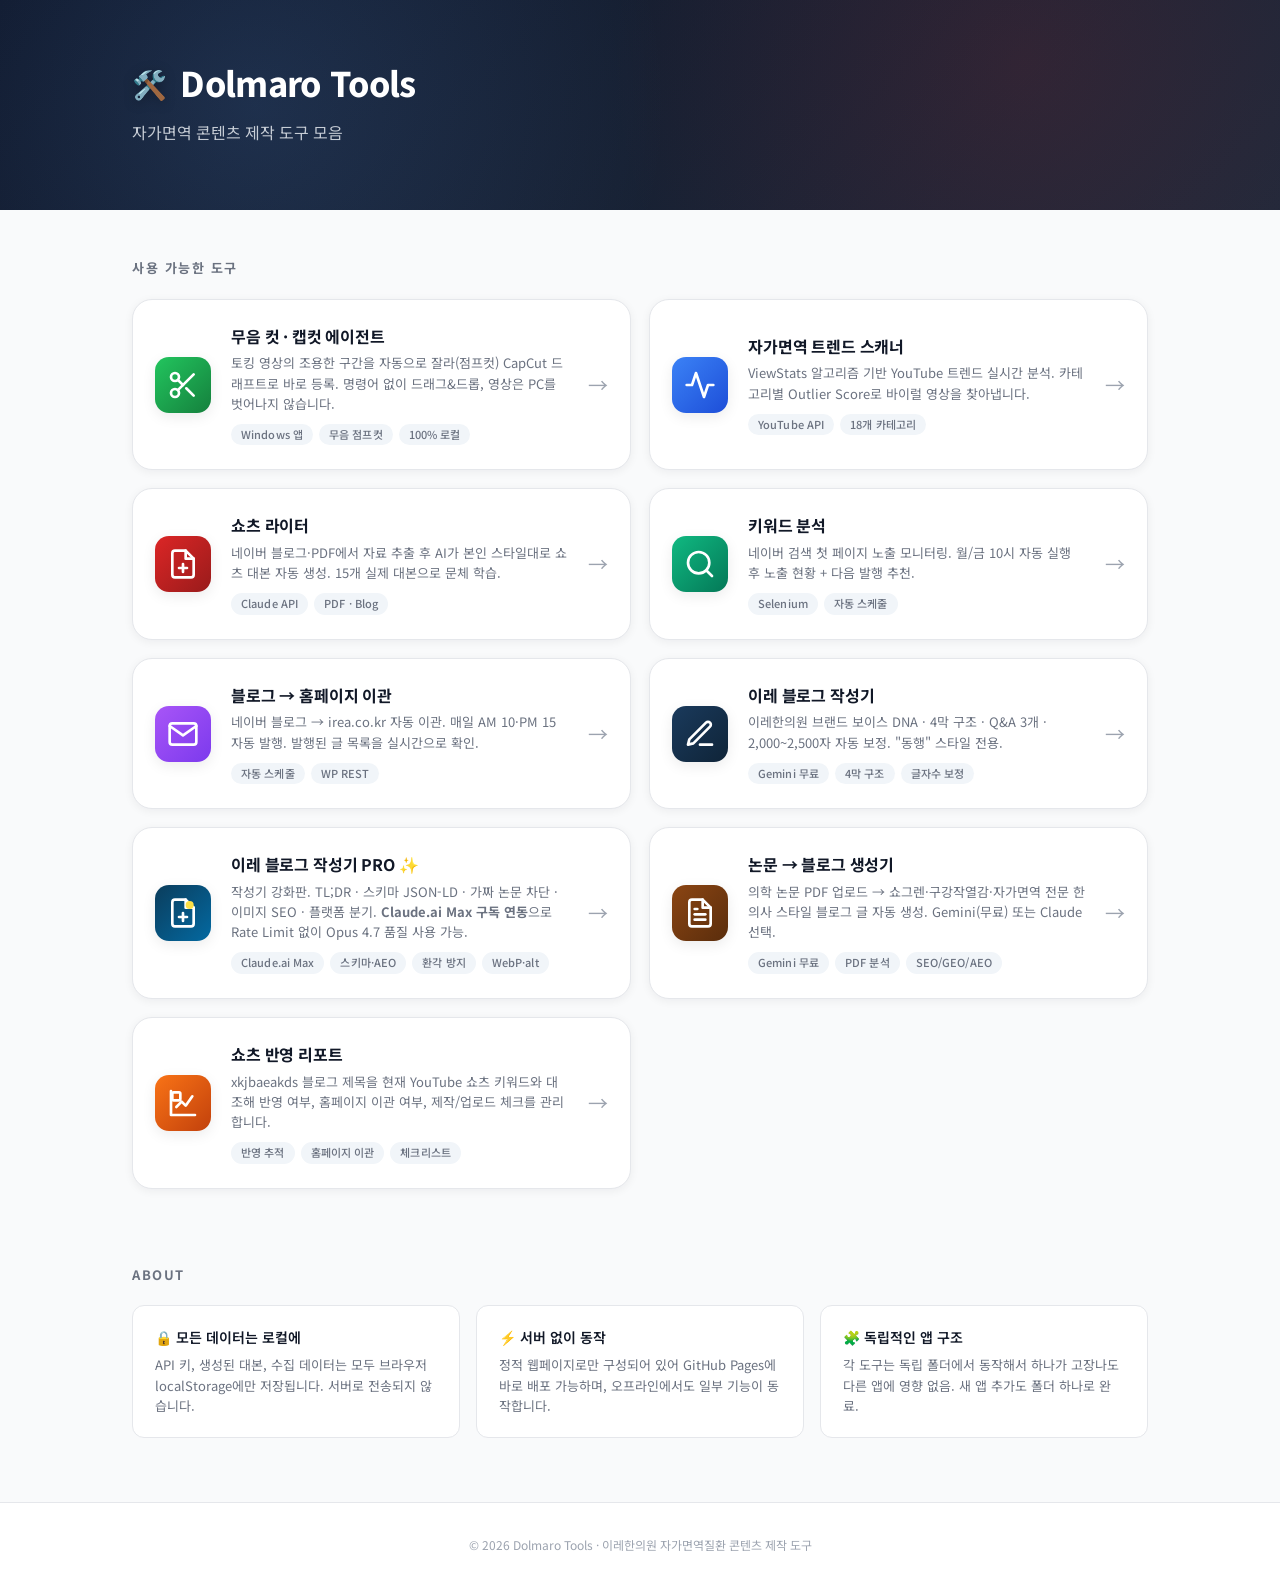
<file: index.html>
<!DOCTYPE html>
<html lang="ko">
<head>
  <meta charset="UTF-8">
  <meta name="viewport" content="width=device-width, initial-scale=1.0">
  <title>Dolmaro Tools — 자가면역 콘텐츠 제작 도구 모음</title>
  <meta name="description" content="이레한의원 콘텐츠 제작을 위한 웹 도구 허브. 트렌드 분석, 대본 생성, 키워드 분석, 블로그 이관.">
  <meta name="theme-color" content="#0f172a">
  <link rel="icon" type="image/png" href="icons/favicon.png">
  <link rel="stylesheet" href="css/hub.css">
  <link href="https://fonts.googleapis.com/css2?family=Noto+Sans+KR:wght@300;400;500;600;700;800&display=swap" rel="stylesheet">
</head>
<body>
  <header class="hub-header">
    <div class="hub-container">
      <h1 class="hub-brand">
        <span class="brand-mark">🛠️</span>
        Dolmaro Tools
      </h1>
      <p class="hub-tagline">자가면역 콘텐츠 제작 도구 모음</p>
    </div>
  </header>

  <main class="hub-main">
    <div class="hub-container">
      <section class="apps-section">
        <h2 class="section-title">사용 가능한 도구</h2>
        <div class="apps-grid">

          <!-- CapCut Agent (무음 컷) -->
          <a href="apps/capcut-agent/" class="app-card" data-accent="green">
            <div class="card-icon" style="background: linear-gradient(135deg, #22c55e, #15803d);">
              <svg width="32" height="32" viewBox="0 0 24 24" fill="none" stroke="white" stroke-width="2" stroke-linecap="round" stroke-linejoin="round">
                <circle cx="6" cy="6" r="3"/>
                <circle cx="6" cy="18" r="3"/>
                <line x1="20" y1="4" x2="8.12" y2="15.88"/>
                <line x1="14.47" y1="14.48" x2="20" y2="20"/>
                <line x1="8.12" y1="8.12" x2="12" y2="12"/>
              </svg>
            </div>
            <div class="card-body">
              <h3 class="card-title">무음 컷 · 캡컷 에이전트</h3>
              <p class="card-desc">토킹 영상의 조용한 구간을 자동으로 잘라(점프컷) CapCut 드래프트로 바로 등록. 명령어 없이 드래그&드롭, 영상은 PC를 벗어나지 않습니다.</p>
              <div class="card-meta">
                <span class="tag">Windows 앱</span>
                <span class="tag">무음 점프컷</span>
                <span class="tag">100% 로컬</span>
              </div>
            </div>
            <div class="card-arrow">→</div>
          </a>

          <!-- Trend Scanner -->
          <a href="apps/trend-scanner/" class="app-card" data-accent="blue">
            <div class="card-icon" style="background: linear-gradient(135deg, #3b82f6, #1d4ed8);">
              <svg width="32" height="32" viewBox="0 0 24 24" fill="none" stroke="white" stroke-width="2" stroke-linecap="round" stroke-linejoin="round">
                <polyline points="22 12 18 12 15 21 9 3 6 12 2 12"/>
              </svg>
            </div>
            <div class="card-body">
              <h3 class="card-title">자가면역 트렌드 스캐너</h3>
              <p class="card-desc">ViewStats 알고리즘 기반 YouTube 트렌드 실시간 분석. 카테고리별 Outlier Score로 바이럴 영상을 찾아냅니다.</p>
              <div class="card-meta">
                <span class="tag">YouTube API</span>
                <span class="tag">18개 카테고리</span>
              </div>
            </div>
            <div class="card-arrow">→</div>
          </a>

          <!-- Shorts Writer -->
          <a href="apps/shorts-writer/" class="app-card" data-accent="red">
            <div class="card-icon" style="background: linear-gradient(135deg, #dc2626, #991b1b);">
              <svg width="32" height="32" viewBox="0 0 24 24" fill="none" stroke="white" stroke-width="2" stroke-linecap="round" stroke-linejoin="round">
                <path d="M14 2H6a2 2 0 00-2 2v16a2 2 0 002 2h12a2 2 0 002-2V8z"/>
                <polyline points="14 2 14 8 20 8"/>
                <line x1="12" y1="18" x2="12" y2="12"/>
                <line x1="9" y1="15" x2="15" y2="15"/>
              </svg>
            </div>
            <div class="card-body">
              <h3 class="card-title">쇼츠 라이터</h3>
              <p class="card-desc">네이버 블로그·PDF에서 자료 추출 후 AI가 본인 스타일대로 쇼츠 대본 자동 생성. 15개 실제 대본으로 문체 학습.</p>
              <div class="card-meta">
                <span class="tag">Claude API</span>
                <span class="tag">PDF · Blog</span>
              </div>
            </div>
            <div class="card-arrow">→</div>
          </a>

          <!-- Keyword Analyzer -->
          <a href="apps/keyword-analyzer/" class="app-card" data-accent="green">
            <div class="card-icon" style="background: linear-gradient(135deg, #10b981, #047857);">
              <svg width="32" height="32" viewBox="0 0 24 24" fill="none" stroke="white" stroke-width="2" stroke-linecap="round" stroke-linejoin="round">
                <circle cx="11" cy="11" r="8"/>
                <line x1="21" y1="21" x2="16.65" y2="16.65"/>
              </svg>
            </div>
            <div class="card-body">
              <h3 class="card-title">키워드 분석</h3>
              <p class="card-desc">네이버 검색 첫 페이지 노출 모니터링. 월/금 10시 자동 실행 후 노출 현황 + 다음 발행 추천.</p>
              <div class="card-meta">
                <span class="tag">Selenium</span>
                <span class="tag">자동 스케줄</span>
              </div>
            </div>
            <div class="card-arrow">→</div>
          </a>

          <!-- Blog Migrator -->
          <a href="apps/blog-migrator/" class="app-card" data-accent="purple">
            <div class="card-icon" style="background: linear-gradient(135deg, #a855f7, #7c3aed);">
              <svg width="32" height="32" viewBox="0 0 24 24" fill="none" stroke="white" stroke-width="2" stroke-linecap="round" stroke-linejoin="round">
                <path d="M4 4h16c1.1 0 2 .9 2 2v12c0 1.1-.9 2-2 2H4c-1.1 0-2-.9-2-2V6c0-1.1.9-2 2-2z"/>
                <polyline points="22,6 12,13 2,6"/>
              </svg>
            </div>
            <div class="card-body">
              <h3 class="card-title">블로그 → 홈페이지 이관</h3>
              <p class="card-desc">네이버 블로그 → irea.co.kr 자동 이관. 매일 AM 10·PM 15 자동 발행. 발행된 글 목록을 실시간으로 확인.</p>
              <div class="card-meta">
                <span class="tag">자동 스케줄</span>
                <span class="tag">WP REST</span>
              </div>
            </div>
            <div class="card-arrow">→</div>
          </a>

          <!-- Blog Writer (Irea brand voice) -->
          <a href="apps/blog-writer/" class="app-card" data-accent="navy">
            <div class="card-icon" style="background: linear-gradient(135deg, #1a3a5c, #0f2438);">
              <svg width="32" height="32" viewBox="0 0 24 24" fill="none" stroke="white" stroke-width="2" stroke-linecap="round" stroke-linejoin="round">
                <path d="M12 20h9"/>
                <path d="M16.5 3.5a2.121 2.121 0 0 1 3 3L7 19l-4 1 1-4L16.5 3.5z"/>
              </svg>
            </div>
            <div class="card-body">
              <h3 class="card-title">이레 블로그 작성기</h3>
              <p class="card-desc">이레한의원 브랜드 보이스 DNA · 4막 구조 · Q&A 3개 · 2,000~2,500자 자동 보정. "동행" 스타일 전용.</p>
              <div class="card-meta">
                <span class="tag">Gemini 무료</span>
                <span class="tag">4막 구조</span>
                <span class="tag">글자수 보정</span>
              </div>
            </div>
            <div class="card-arrow">→</div>
          </a>

          <!-- Blog Writer PRO -->
          <a href="apps/blog-writer-pro/" class="app-card" data-accent="navy">
            <div class="card-icon" style="background: linear-gradient(135deg, #0b3d5c, #0369a1);">
              <svg width="32" height="32" viewBox="0 0 24 24" fill="none" stroke="white" stroke-width="2" stroke-linecap="round" stroke-linejoin="round">
                <path d="M14 2H6a2 2 0 0 0-2 2v16a2 2 0 0 0 2 2h12a2 2 0 0 0 2-2V8z"/>
                <polyline points="14 2 14 8 20 8"/>
                <line x1="12" y1="18" x2="12" y2="12"/>
                <line x1="9" y1="15" x2="15" y2="15"/>
                <circle cx="17" cy="6" r="3" fill="#fde047" stroke="none"/>
              </svg>
            </div>
            <div class="card-body">
              <h3 class="card-title">이레 블로그 작성기 PRO ✨</h3>
              <p class="card-desc">작성기 강화판. TL;DR · 스키마 JSON-LD · 가짜 논문 차단 · 이미지 SEO · 플랫폼 분기. <strong>Claude.ai Max 구독 연동</strong>으로 Rate Limit 없이 Opus 4.7 품질 사용 가능.</p>
              <div class="card-meta">
                <span class="tag">Claude.ai Max</span>
                <span class="tag">스키마·AEO</span>
                <span class="tag">환각 방지</span>
                <span class="tag">WebP·alt</span>
              </div>
            </div>
            <div class="card-arrow">→</div>
          </a>

          <!-- Blog Generator -->
          <a href="apps/blog-generator/" class="app-card" data-accent="brown">
            <div class="card-icon" style="background: linear-gradient(135deg, #8b4513, #5a2d0c);">
              <svg width="32" height="32" viewBox="0 0 24 24" fill="none" stroke="white" stroke-width="2" stroke-linecap="round" stroke-linejoin="round">
                <path d="M14 2H6a2 2 0 0 0-2 2v16a2 2 0 0 0 2 2h12a2 2 0 0 0 2-2V8z"/>
                <polyline points="14 2 14 8 20 8"/>
                <line x1="16" y1="13" x2="8" y2="13"/>
                <line x1="16" y1="17" x2="8" y2="17"/>
                <polyline points="10 9 9 9 8 9"/>
              </svg>
            </div>
            <div class="card-body">
              <h3 class="card-title">논문 → 블로그 생성기</h3>
              <p class="card-desc">의학 논문 PDF 업로드 → 쇼그렌·구강작열감·자가면역 전문 한의사 스타일 블로그 글 자동 생성. Gemini(무료) 또는 Claude 선택.</p>
              <div class="card-meta">
                <span class="tag">Gemini 무료</span>
                <span class="tag">PDF 분석</span>
                <span class="tag">SEO/GEO/AEO</span>
              </div>
            </div>
            <div class="card-arrow">→</div>
          </a>

          <!-- Shorts Coverage Report -->
          <a href="apps/xkjbaeakds-shorts-report/" class="app-card" data-accent="orange">
            <div class="card-icon" style="background: linear-gradient(135deg, #f97316, #c2410c);">
              <svg width="32" height="32" viewBox="0 0 24 24" fill="none" stroke="white" stroke-width="2" stroke-linecap="round" stroke-linejoin="round">
                <path d="M3 3v18h18"/>
                <path d="M7 15l4-4 3 3 5-7"/>
                <rect x="4" y="4" width="6" height="6" rx="1" ry="1"/>
              </svg>
            </div>
            <div class="card-body">
              <h3 class="card-title">쇼츠 반영 리포트</h3>
              <p class="card-desc">xkjbaeakds 블로그 제목을 현재 YouTube 쇼츠 키워드와 대조해 반영 여부, 홈페이지 이관 여부, 제작/업로드 체크를 관리합니다.</p>
              <div class="card-meta">
                <span class="tag">반영 추적</span>
                <span class="tag">홈페이지 이관</span>
                <span class="tag">체크리스트</span>
              </div>
            </div>
            <div class="card-arrow">→</div>
          </a>

        </div>
      </section>

      <section class="info-section">
        <h2 class="section-title">About</h2>
        <div class="info-grid">
          <div class="info-item">
            <h4>🔒 모든 데이터는 로컬에</h4>
            <p>API 키, 생성된 대본, 수집 데이터는 모두 브라우저 localStorage에만 저장됩니다. 서버로 전송되지 않습니다.</p>
          </div>
          <div class="info-item">
            <h4>⚡ 서버 없이 동작</h4>
            <p>정적 웹페이지로만 구성되어 있어 GitHub Pages에 바로 배포 가능하며, 오프라인에서도 일부 기능이 동작합니다.</p>
          </div>
          <div class="info-item">
            <h4>🧩 독립적인 앱 구조</h4>
            <p>각 도구는 독립 폴더에서 동작해서 하나가 고장나도 다른 앱에 영향 없음. 새 앱 추가도 폴더 하나로 완료.</p>
          </div>
        </div>
      </section>
    </div>
  </main>

  <footer class="hub-footer">
    <div class="hub-container">
      <p>© 2026 Dolmaro Tools · 이레한의원 자가면역질환 콘텐츠 제작 도구</p>
    </div>
  </footer>

  <script>
    // Unregister any root-scope service worker left over from the old
    // shorts-writer-web / trend-scanner deployments (each app now runs its own
    // SW inside its own subfolder — the hub itself doesn't need one).
    if ('serviceWorker' in navigator) {
      navigator.serviceWorker.getRegistrations().then(regs => {
        for (const r of regs) {
          if (r.scope.replace(location.origin, '') === '/') r.unregister();
        }
      });
    }
  </script>
</body>
</html>
</file>
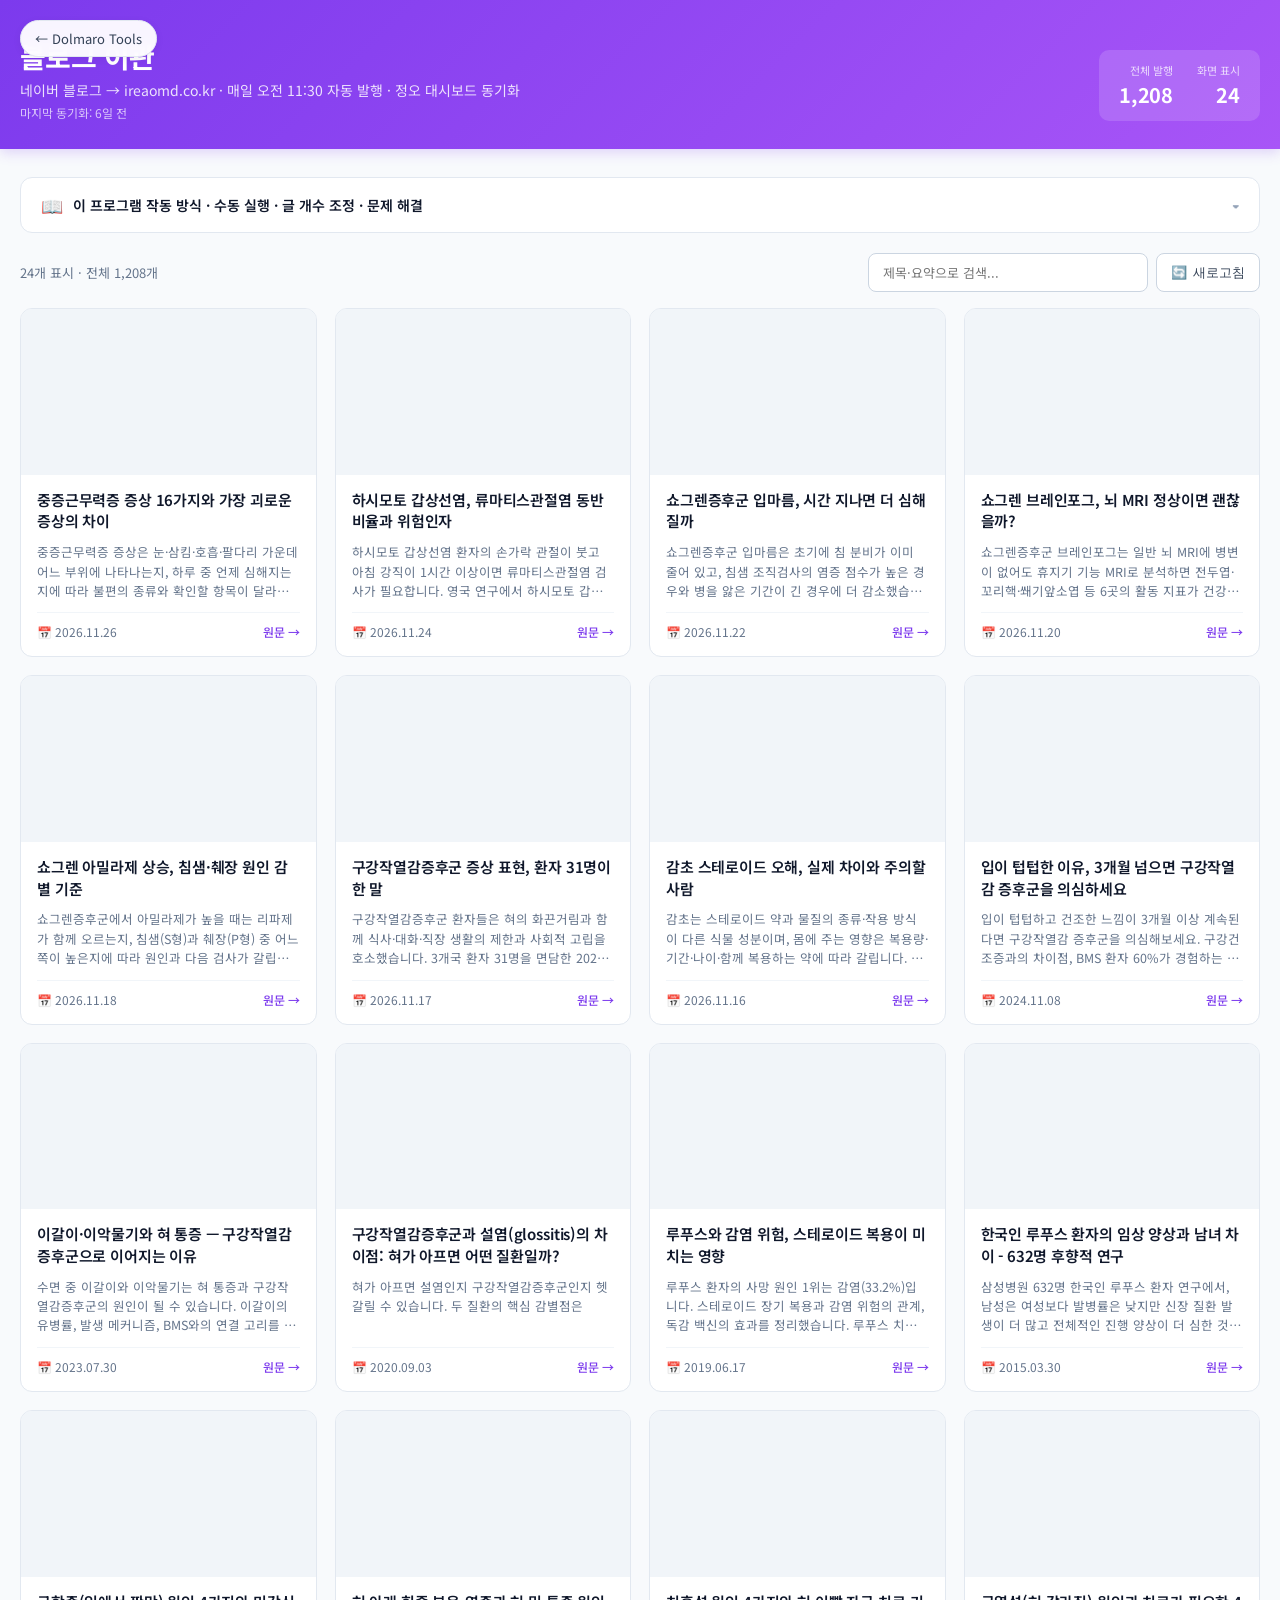
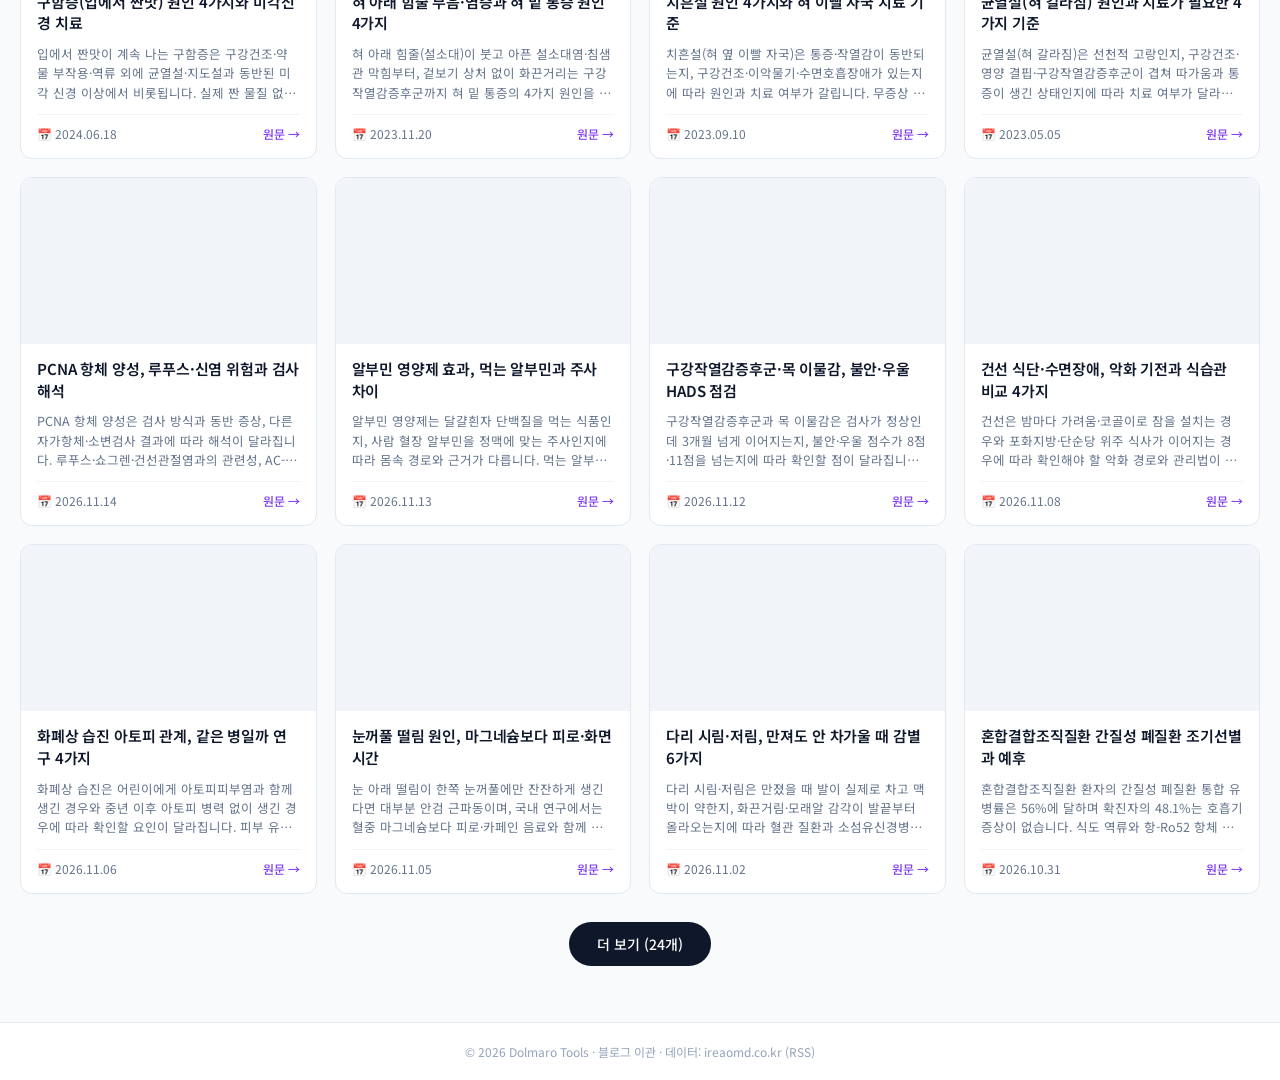
<file: apps/blog-migrator/index.html>
<!DOCTYPE html>
<html lang="ko">
<head>
  <meta charset="UTF-8">
  <meta name="viewport" content="width=device-width, initial-scale=1.0">
  <title>블로그 이관 · Dolmaro Tools</title>
  <meta name="description" content="네이버 블로그 → ireaomd.co.kr 자동 이관 현황. 매일 오전 11:30 자동 발행, 정오에 대시보드 동기화.">
  <meta name="theme-color" content="#7c3aed">
  <link rel="icon" type="image/png" href="../../icons/favicon.png">
  <link rel="stylesheet" href="css/dashboard.css">
  <link href="https://fonts.googleapis.com/css2?family=Noto+Sans+KR:wght@300;400;500;600;700;800&display=swap" rel="stylesheet">
</head>
<body>
  <a href="../../index.html" class="back-to-hub" title="Dolmaro Tools 홈으로">← Dolmaro Tools</a>

  <header class="dash-header">
    <div class="dash-container">
      <div class="dash-title-row">
        <div>
          <h1 class="dash-title">블로그 이관</h1>
          <p class="dash-subtitle">네이버 블로그 → ireaomd.co.kr · 매일 오전 11:30 자동 발행 · 정오 대시보드 동기화</p>
          <p id="lastSync" class="dash-sync-hint"></p>
        </div>
        <div class="dash-stats">
          <div class="dash-stat">
            <span class="dash-stat-label">전체 발행</span>
            <span id="statTotal" class="dash-stat-value">—</span>
          </div>
          <div class="dash-stat">
            <span class="dash-stat-label">화면 표시</span>
            <span id="statLoaded" class="dash-stat-value">—</span>
          </div>
        </div>
      </div>
    </div>
  </header>

  <main class="dash-main">
    <div class="dash-container">

      <details id="helpSection" class="help-section">
        <summary class="help-summary">
          <span class="help-icon">📖</span>
          <span class="help-title">이 프로그램 작동 방식 · 수동 실행 · 글 개수 조정 · 문제 해결</span>
          <span class="help-arrow">▾</span>
        </summary>
        <div class="help-body">

          <div class="help-block">
            <h3>🟢 자동 실행 흐름 (건드리면 안 됨)</h3>
            <p>매일 <strong>오전 11:30</strong>에 Windows 작업 스케줄러가 <code>blog-import-task</code>를 실행합니다. 이 작업은 WSL(Ubuntu) 안의 <code>clinic-os</code>에서 네이버 블로그(<code>dlfpomd2</code>, <code>xkjbaeakds</code>)의 새 글 1편을 가져와 <code>ireaomd.co.kr</code> 데이터베이스에 넣고 사이트를 다시 빌드/배포합니다.</p>
            <p>그리고 <strong>낮 12:00</strong>에 별도 작업 <code>DolmaroBlogDashboardSync</code>가 <code>ireaomd.co.kr/rss.xml</code>을 가져와 이 페이지의 목록을 갱신합니다. 이 두 작업은 <strong>완전히 독립</strong>적입니다 — 대시보드 쪽이 망가져도 발행은 계속됩니다.</p>
          </div>

          <div class="help-block">
            <h3>▶️ 지금 바로 한 편 이관하고 싶을 때</h3>
            <p><strong>방법 A — 작업 스케줄러에서 즉시 실행:</strong></p>
            <ol>
              <li><kbd>Win</kbd> + <kbd>R</kbd> → <code>taskschd.msc</code> 엔터</li>
              <li>목록에서 <code>blog-import-task</code> 우클릭 → "실행"</li>
              <li>10~15분 뒤 새 글이 <a href="https://ireaomd.co.kr/blog" target="_blank" rel="noopener">ireaomd.co.kr/blog</a>에 올라감</li>
            </ol>
            <p><strong>방법 B — PowerShell 명령어:</strong></p>
            <pre><code>schtasks /run /tn "blog-import-task"</code></pre>
            <p><strong>방법 C — WSL에서 직접 (여러 편 한 번에):</strong></p>
            <pre><code>wsl -d Ubuntu -u dolmaro --exec bash -lc ^
  "cd /home/dolmaro/clinic-os && node src/lib/local/blog-daily-import.mjs --count=5"</code></pre>
            <p class="help-tip">💡 <code>--count=N</code>의 N은 한 번에 이관할 글 개수. 이관 완료 후 정오 스케줄러가 아직 안 돌았다면 대시보드 새로고침 전에 <strong>"새로고침"</strong> 버튼을 누르거나, <code>DolmaroBlogDashboardSync</code>를 수동 실행하세요.</p>
          </div>

          <div class="help-block">
            <h3>🔢 하루에 몇 편 이관할지 바꾸기</h3>
            <p>기본값은 하루 <strong>1편</strong>입니다. 바꾸려면 아래 파일을 편집:</p>
            <ul>
              <li>WSL 경로: <code>/home/dolmaro/clinic-os/src/lib/local/blog-cron.sh</code></li>
              <li>편집할 줄: <code>node src/lib/local/blog-daily-import.mjs --count=1</code> 의 <code>--count=1</code>을 <code>--count=2</code> 등으로 변경</li>
            </ul>
            <p>빠른 편집 (PowerShell):</p>
            <pre><code>wsl -d Ubuntu -u dolmaro --exec nano /home/dolmaro/clinic-os/src/lib/local/blog-cron.sh</code></pre>
          </div>

          <div class="help-block">
            <h3>➕ 새 네이버 블로그를 소스로 추가하기</h3>
            <p><code>extract-naver.js</code>는 여러 블로그 ID를 한 번에 처리할 수 있습니다. 일회성 실행은 아래처럼:</p>
            <pre><code>wsl -d Ubuntu -u dolmaro --exec bash -lc ^
  "cd /home/dolmaro/clinic-os && node scripts/extract-naver.js --blog-id=새블로그아이디 --limit=50"</code></pre>
            <p>자동 스케줄에 넣으려면 <code>blog-daily-import.mjs</code> 파일을 편집 (WSL 경로):</p>
            <pre><code>/home/dolmaro/clinic-os/src/lib/local/blog-daily-import.mjs</code></pre>
          </div>

          <div class="help-block">
            <h3>🔄 대시보드를 지금 바로 갱신하고 싶을 때</h3>
            <p>RSS에 이미 반영됐는데 위 카드 목록에 안 보이면 정오 스케줄러가 아직 안 돈 것입니다. 세 가지 방법:</p>
            <ol>
              <li>우측 상단 <strong>"새로고침"</strong> 버튼 — 이건 캐시된 <code>posts.json</code>을 다시 읽는 것일 뿐이라, <strong>새 데이터가 반영되진 않습니다</strong></li>
              <li>아래처럼 수동 싱크 실행:
                <pre><code>schtasks /run /tn "DolmaroBlogDashboardSync"</code></pre>
              </li>
              <li>WSL에서 직접:
                <pre><code>wsl -d Ubuntu -u dolmaro --exec bash -lc ^
  "/home/dolmaro/dolmaro-tools/apps/blog-migrator/monitor/sync_and_push.sh"</code></pre>
              </li>
            </ol>
            <p>2번/3번 실행 후 ~30초 기다렸다가 페이지 <kbd>Ctrl</kbd>+<kbd>F5</kbd></p>
          </div>

          <div class="help-block">
            <h3>🔎 문제 해결</h3>
            <ul>
              <li><strong>이관 로그:</strong> <code>C:\Users\user\Desktop\blog-import.log</code></li>
              <li><strong>대시보드 싱크 로그:</strong> <code>C:\Users\user\Desktop\dolmaro-sync.log</code></li>
              <li><strong>WSL 내부 상세 로그:</strong> <code>/home/dolmaro/clinic-os/.agent/logs/blog-import-YYYY-MM-DD.log</code></li>
              <li><strong>스케줄 확인:</strong>
                <pre><code>schtasks /query /tn "blog-import-task" /v /fo LIST
schtasks /query /tn "DolmaroBlogDashboardSync" /v /fo LIST</code></pre>
              </li>
              <li><strong>ireaomd.co.kr에 안 보이면:</strong> clinic-os 빌드 실패 가능. WSL 로그(<code>.agent/logs/</code>) 확인.</li>
              <li><strong>RSS는 있는데 대시보드만 비어있으면:</strong> git push 실패 가능. <code>dolmaro-sync.log</code> 마지막 줄 확인.</li>
            </ul>
          </div>

          <div class="help-block help-block-quick">
            <h3>🆕 새 PC에 대시보드 싱크 세팅 (최초 1회)</h3>
            <p>이관 자동화(<code>blog-import-task</code>)는 이미 돌고 있다고 가정. 이 페이지 갱신 기능만 붙이는 과정입니다.</p>
            <ol>
              <li><strong>dolmaro-tools 복제</strong> (WSL 쪽):
                <pre><code>wsl -d Ubuntu -u dolmaro --exec bash -lc ^
  "cd ~ && git clone https://github.com/dlfpomd/dolmaro-tools.git"</code></pre>
              </li>
              <li><strong>스케줄러 등록</strong> — 관리자 권한 PowerShell에서:
                <pre><code>C:\dolmaro-tools\apps\blog-migrator\monitor\setup_scheduler.bat</code></pre>
                (WSL에서 Windows 경로로도 접근 가능한 위치에 있다고 가정)
              </li>
              <li><strong>즉시 테스트:</strong> <code>schtasks /run /tn "DolmaroBlogDashboardSync"</code></li>
              <li><strong>로그 확인:</strong> <code>notepad %USERPROFILE%\Desktop\dolmaro-sync.log</code></li>
            </ol>
          </div>

          <div class="help-block help-block-quick">
            <h3>📋 자주 쓰는 명령어 (PowerShell에서)</h3>
            <table class="help-cmd-table">
              <tbody>
                <tr><td>1편 이관 즉시 실행</td><td><code>schtasks /run /tn "blog-import-task"</code></td></tr>
                <tr><td>대시보드 싱크 즉시 실행</td><td><code>schtasks /run /tn "DolmaroBlogDashboardSync"</code></td></tr>
                <tr><td>N편 한 번에 이관</td><td><code>wsl -u dolmaro bash -lc "cd /home/dolmaro/clinic-os && node src/lib/local/blog-daily-import.mjs --count=5"</code></td></tr>
                <tr><td>이관 작업 다음 실행 시각</td><td><code>schtasks /query /tn "blog-import-task" /v /fo LIST</code></td></tr>
                <tr><td>싱크 작업 다음 실행 시각</td><td><code>schtasks /query /tn "DolmaroBlogDashboardSync" /v /fo LIST</code></td></tr>
                <tr><td>이관 로그 보기</td><td><code>notepad %USERPROFILE%\Desktop\blog-import.log</code></td></tr>
                <tr><td>싱크 로그 보기</td><td><code>notepad %USERPROFILE%\Desktop\dolmaro-sync.log</code></td></tr>
              </tbody>
            </table>
          </div>

        </div>
      </details>

      <section id="emptyState" class="state-msg" hidden>
        <div class="state-icon">📝</div>
        <h2>아직 동기화된 글이 없습니다</h2>
        <p>정오 스케줄러가 한 번이라도 돌고 나면 여기에 글 목록이 표시됩니다.<br>지금 바로 보고 싶으면 위 "📖" 섹션의 <strong>🔄 대시보드를 지금 바로 갱신</strong>을 참고하세요.</p>
      </section>

      <section id="errorState" class="state-msg error" hidden>
        <div class="state-icon">⚠️</div>
        <h2>데이터를 불러오지 못했습니다</h2>
        <p id="errorMsg"></p>
      </section>

      <div class="toolbar">
        <span id="resultCount" class="result-count">불러오는 중...</span>
        <div style="display:flex; gap:8px;">
          <input type="text" id="searchInput" class="search-input" placeholder="제목·요약으로 검색...">
          <button id="refreshBtn" class="refresh-btn" title="캐시 무시하고 다시 읽기">
            <span>🔄</span><span>새로고침</span>
          </button>
        </div>
      </div>

      <div id="postGrid" class="post-grid"></div>

      <div id="loadMoreWrap" class="load-more-wrap" hidden>
        <button id="loadMoreBtn" class="load-more-btn">더 보기</button>
      </div>

    </div>
  </main>

  <footer class="dash-footer">
    <div class="dash-container">
      <p>© 2026 Dolmaro Tools · 블로그 이관 · 데이터: <a href="https://ireaomd.co.kr/" target="_blank" rel="noopener">ireaomd.co.kr</a> (RSS)</p>
    </div>
  </footer>

  <script src="js/dashboard.js"></script>
</body>
</html>
</file>
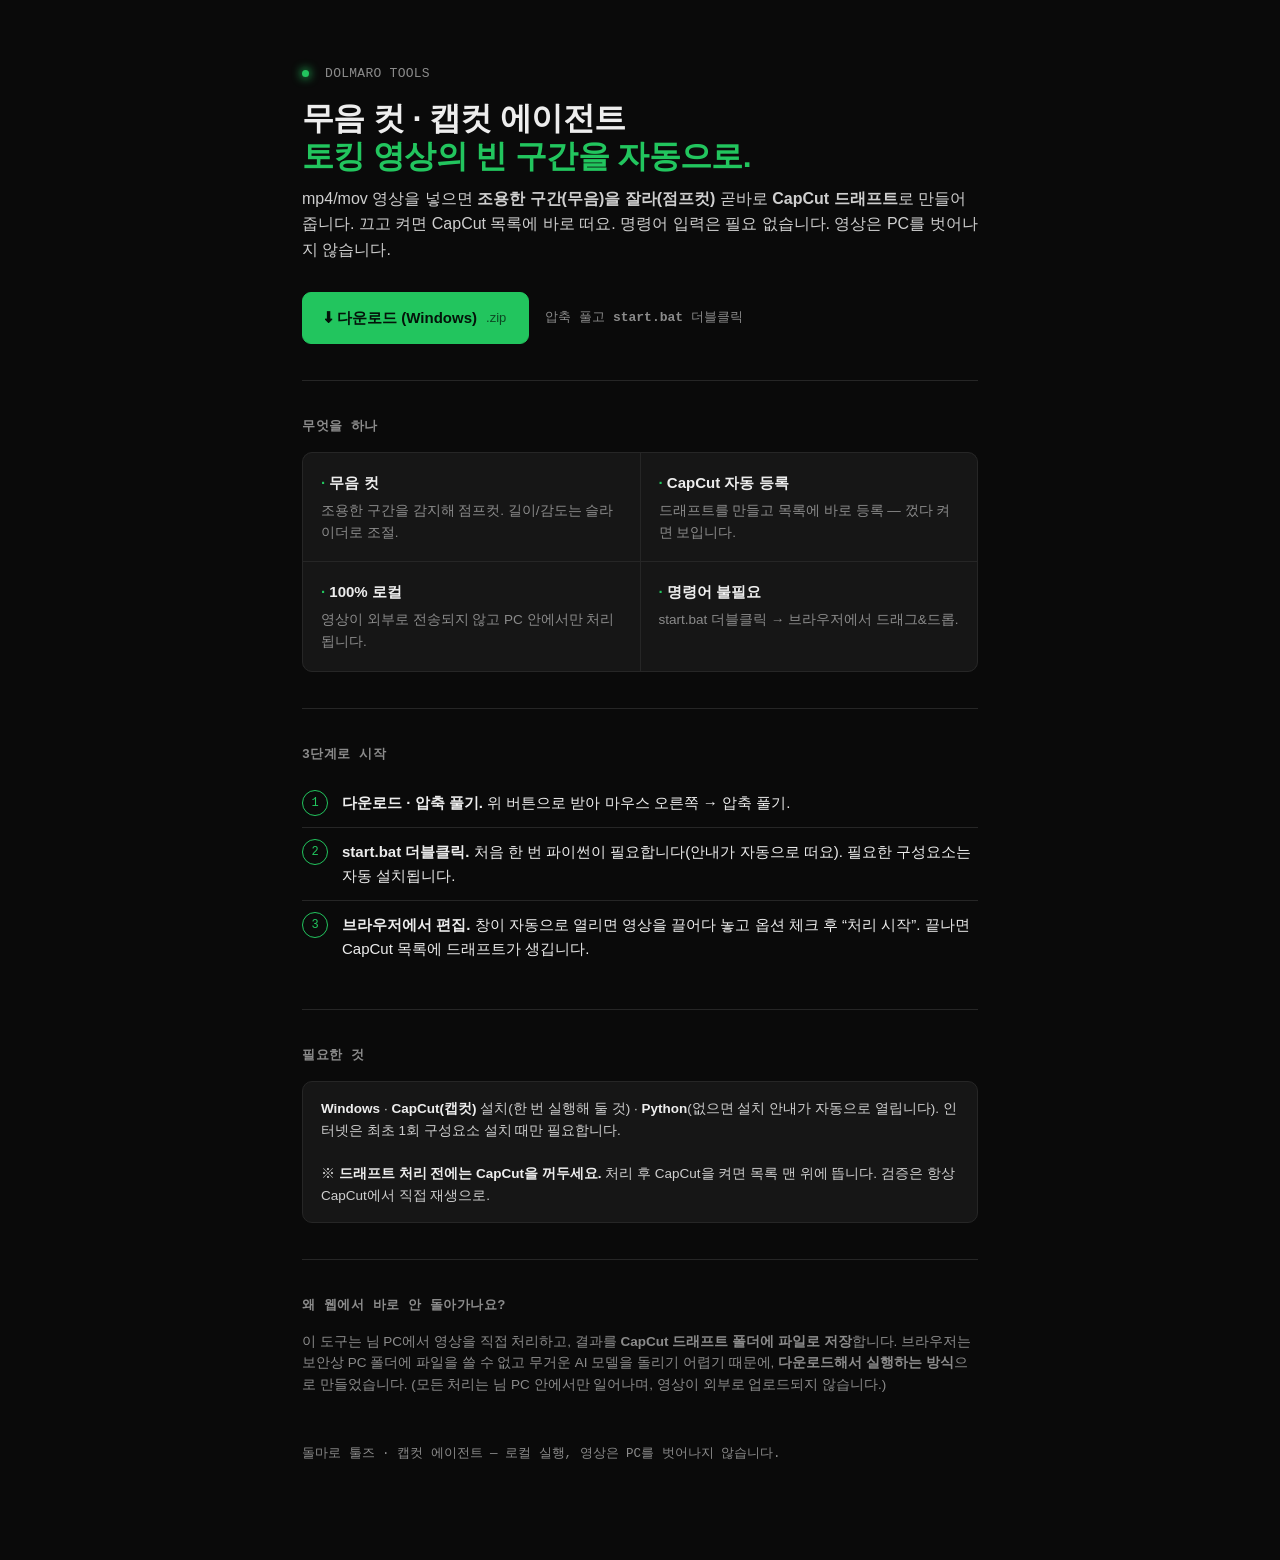
<file: apps/capcut-agent/index.html>
<!doctype html>
<html lang="ko">
<head>
<meta charset="utf-8" />
<meta name="viewport" content="width=device-width, initial-scale=1" />
<title>캡컷 에이전트 · 돌마로 툴즈</title>
<meta name="description" content="한국어 토킹 영상을 자동으로 편집 — 무음·잔말·NG 컷 + 자막을 CapCut 드래프트로." />
<style>
  :root{
    --bg:#0a0a0a; --card:#161616; --line:#262626; --fg:#ededed;
    --muted:#8b8b8b; --accent:#22c55e; --mono:ui-monospace,SFMono-Regular,Menlo,monospace;
  }
  *{box-sizing:border-box}
  html,body{margin:0;background:var(--bg);color:var(--fg);
    font-family:-apple-system,BlinkMacSystemFont,"Segoe UI",Roboto,"Apple SD Gothic Neo","Malgun Gothic",sans-serif;
    font-size:15px;line-height:1.6;-webkit-font-smoothing:antialiased}
  a{color:inherit}
  .wrap{max-width:720px;margin:0 auto;padding:64px 22px 96px}
  .tnum{font-variant-numeric:tabular-nums}
  .dot{display:inline-block;width:7px;height:7px;border-radius:50%;
    background:var(--accent);box-shadow:0 0 10px 1px var(--accent);vertical-align:middle}
  .kicker{color:var(--muted);font-size:13px;letter-spacing:.02em;font-family:var(--mono);margin:0 0 14px}
  h1{font-size:32px;font-weight:700;letter-spacing:-.02em;margin:0 0 10px;line-height:1.2}
  h1 .g{color:var(--accent)}
  .lede{color:#cfcfcf;font-size:16px;margin:0 0 30px}
  hr{border:0;border-top:1px solid var(--line);margin:36px 0}

  .cta{display:flex;align-items:center;gap:16px;flex-wrap:wrap}
  .btn{display:inline-flex;align-items:center;gap:9px;background:var(--accent);color:#04130a;
    font-weight:700;font-size:15px;border-radius:9px;padding:13px 22px;text-decoration:none;
    border:1px solid var(--accent)}
  .btn:hover{filter:brightness(1.06)}
  .btn .sz{font-weight:500;opacity:.7;font-size:13px}
  .meta{color:var(--muted);font-size:13px;font-family:var(--mono)}

  .grid{display:grid;grid-template-columns:repeat(2,1fr);gap:1px;background:var(--line);
    border:1px solid var(--line);border-radius:10px;overflow:hidden;margin:8px 0}
  .grid .cell{background:var(--card);padding:18px 18px}
  .grid h3{margin:0 0 5px;font-size:15px;font-weight:600}
  .grid h3 .b{color:var(--accent)}
  .grid p{margin:0;color:var(--muted);font-size:13.5px}

  ol.steps{counter-reset:s;list-style:none;padding:0;margin:0}
  ol.steps li{position:relative;padding:12px 0 12px 40px}
  ol.steps li+li{border-top:1px solid var(--line)}
  ol.steps li::before{counter-increment:s;content:counter(s);position:absolute;left:0;top:11px;
    width:24px;height:24px;border:1px solid var(--accent);color:var(--accent);border-radius:50%;
    display:grid;place-items:center;font-size:12px;font-family:var(--mono)}
  ol.steps b{color:var(--fg)}
  code,.chip{font-family:var(--mono);font-size:12.5px;background:#0f0f0f;border:1px solid var(--line);
    border-radius:6px;padding:2px 7px;color:#cfcfcf}

  .note{background:var(--card);border:1px solid var(--line);border-radius:10px;padding:16px 18px;
    color:#cfcfcf;font-size:13.5px}
  .note b{color:var(--fg)}
  h2{font-size:13px;color:var(--muted);font-family:var(--mono);letter-spacing:.04em;
    text-transform:uppercase;margin:0 0 14px}
  footer{color:var(--muted);font-size:12.5px;margin-top:48px;font-family:var(--mono)}
</style>
</head>
<body>
<div class="wrap">
  <p class="kicker"><span class="dot"></span>&nbsp; DOLMARO TOOLS</p>
  <h1>무음 컷 · 캡컷 에이전트<br><span class="g">토킹 영상의 빈 구간을 자동으로.</span></h1>
  <p class="lede">
    mp4/mov 영상을 넣으면 <b>조용한 구간(무음)을 잘라(점프컷)</b> 곧바로
    <b>CapCut 드래프트</b>로 만들어 줍니다. 끄고 켜면 CapCut 목록에 바로 떠요.
    명령어 입력은 필요 없습니다. 영상은 PC를 벗어나지 않습니다.
  </p>

  <div class="cta">
    <a class="btn" href="capcut-agent.zip" download>
      ⬇ 다운로드 (Windows) <span class="sz">.zip</span>
    </a>
    <span class="meta">압축 풀고 <b>start.bat</b> 더블클릭</span>
  </div>

  <hr/>

  <h2>무엇을 하나</h2>
  <div class="grid">
    <div class="cell"><h3><span class="b">·</span> 무음 컷</h3><p>조용한 구간을 감지해 점프컷. 길이/감도는 슬라이더로 조절.</p></div>
    <div class="cell"><h3><span class="b">·</span> CapCut 자동 등록</h3><p>드래프트를 만들고 목록에 바로 등록 — 껐다 켜면 보입니다.</p></div>
    <div class="cell"><h3><span class="b">·</span> 100% 로컬</h3><p>영상이 외부로 전송되지 않고 PC 안에서만 처리됩니다.</p></div>
    <div class="cell"><h3><span class="b">·</span> 명령어 불필요</h3><p>start.bat 더블클릭 → 브라우저에서 드래그&드롭.</p></div>
  </div>

  <hr/>

  <h2>3단계로 시작</h2>
  <ol class="steps">
    <li><b>다운로드 · 압축 풀기.</b> 위 버튼으로 받아 마우스 오른쪽 → 압축 풀기.</li>
    <li><b>start.bat 더블클릭.</b> 처음 한 번 파이썬이 필요합니다(안내가 자동으로 떠요). 필요한 구성요소는 자동 설치됩니다.</li>
    <li><b>브라우저에서 편집.</b> 창이 자동으로 열리면 영상을 끌어다 놓고 옵션 체크 후 “처리 시작”. 끝나면 CapCut 목록에 드래프트가 생깁니다.</li>
  </ol>

  <hr/>

  <h2>필요한 것</h2>
  <div class="note">
    <b>Windows</b> · <b>CapCut(캡컷)</b> 설치(한 번 실행해 둘 것) ·
    <b>Python</b>(없으면 설치 안내가 자동으로 열립니다). 인터넷은 최초 1회 구성요소
    설치 때만 필요합니다.
    <br><br>
    ※ <b>드래프트 처리 전에는 CapCut을 꺼두세요.</b> 처리 후 CapCut을 켜면 목록 맨 위에 뜹니다.
    검증은 항상 CapCut에서 직접 재생으로.
  </div>

  <hr/>

  <h2>왜 웹에서 바로 안 돌아가나요?</h2>
  <p style="color:var(--muted);font-size:13.5px;margin:0">
    이 도구는 님 PC에서 영상을 직접 처리하고, 결과를 <b>CapCut 드래프트 폴더에 파일로 저장</b>합니다.
    브라우저는 보안상 PC 폴더에 파일을 쓸 수 없고 무거운 AI 모델을 돌리기 어렵기 때문에,
    <b>다운로드해서 실행하는 방식</b>으로 만들었습니다. (모든 처리는 님 PC 안에서만 일어나며,
    영상이 외부로 업로드되지 않습니다.)
  </p>

  <footer>
    돌마로 툴즈 · 캡컷 에이전트 — 로컬 실행, 영상은 PC를 벗어나지 않습니다.
  </footer>
</div>
</body>
</html>
</file>
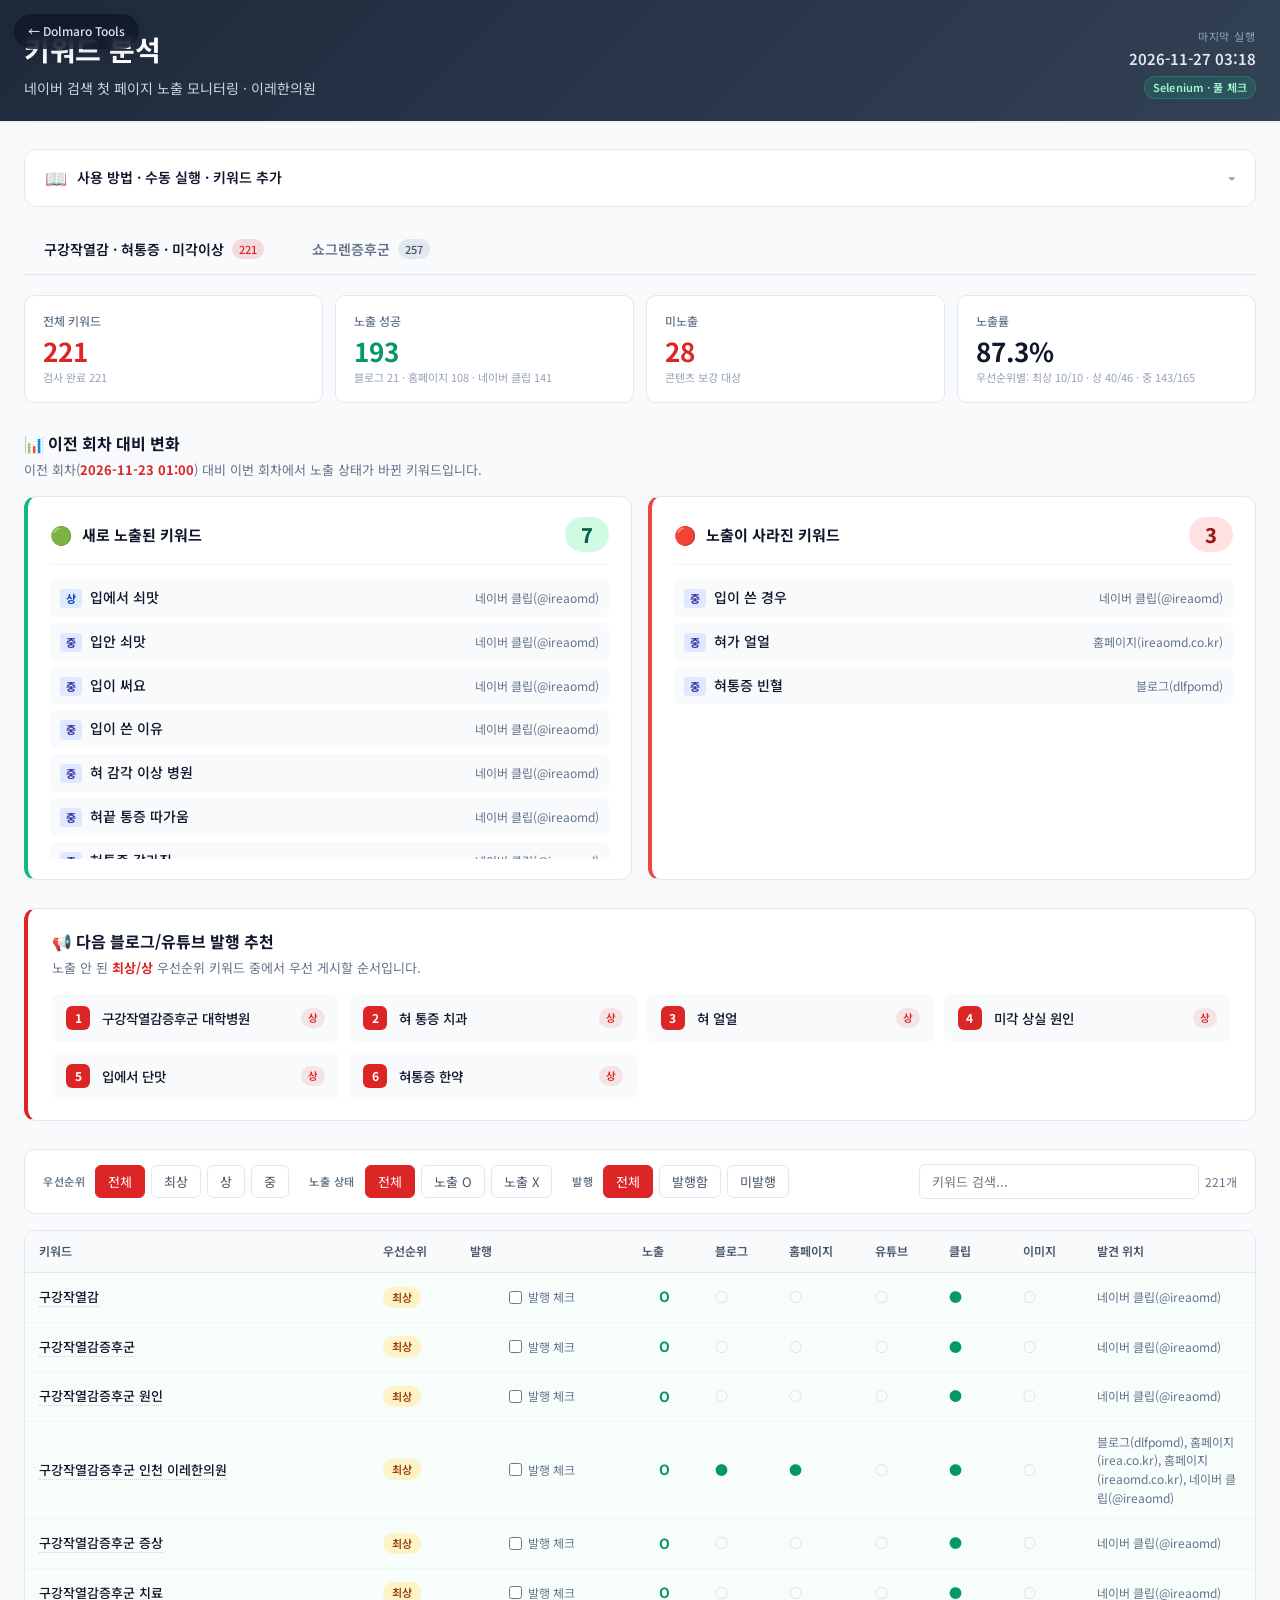
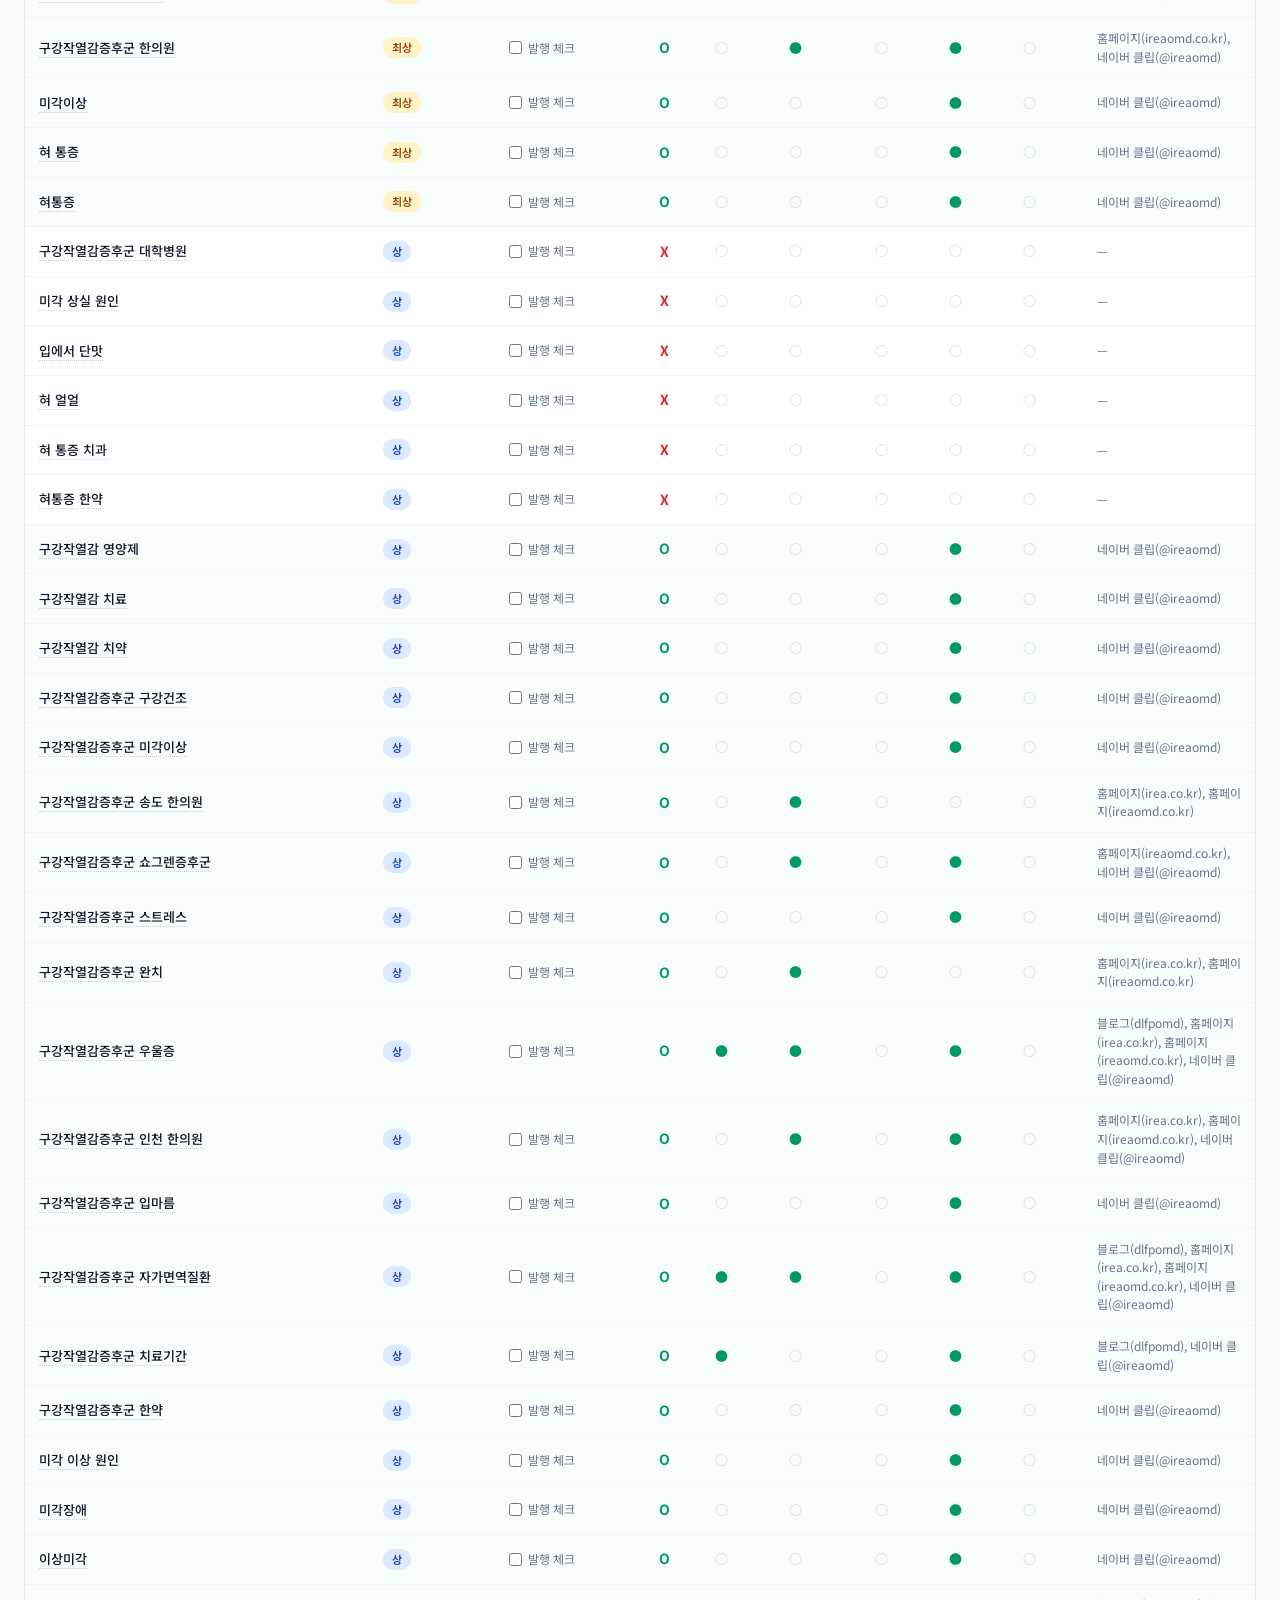
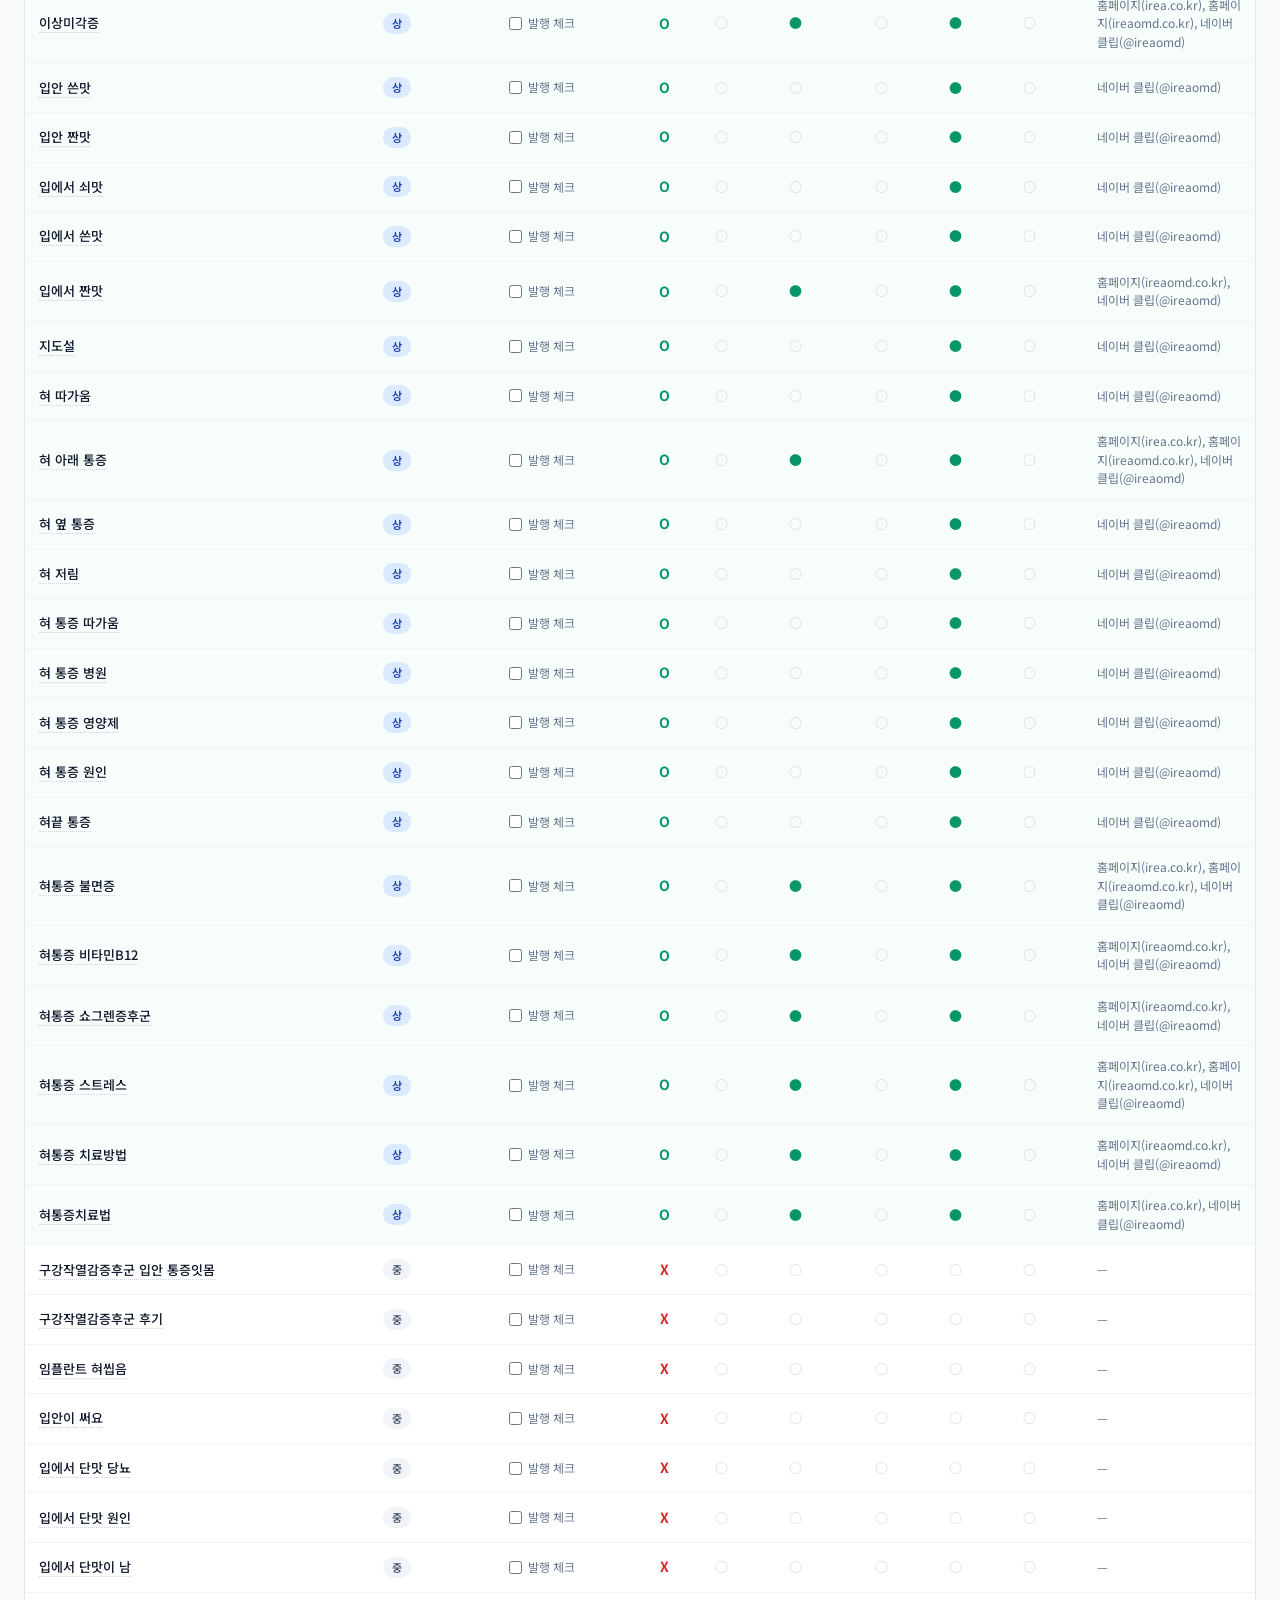
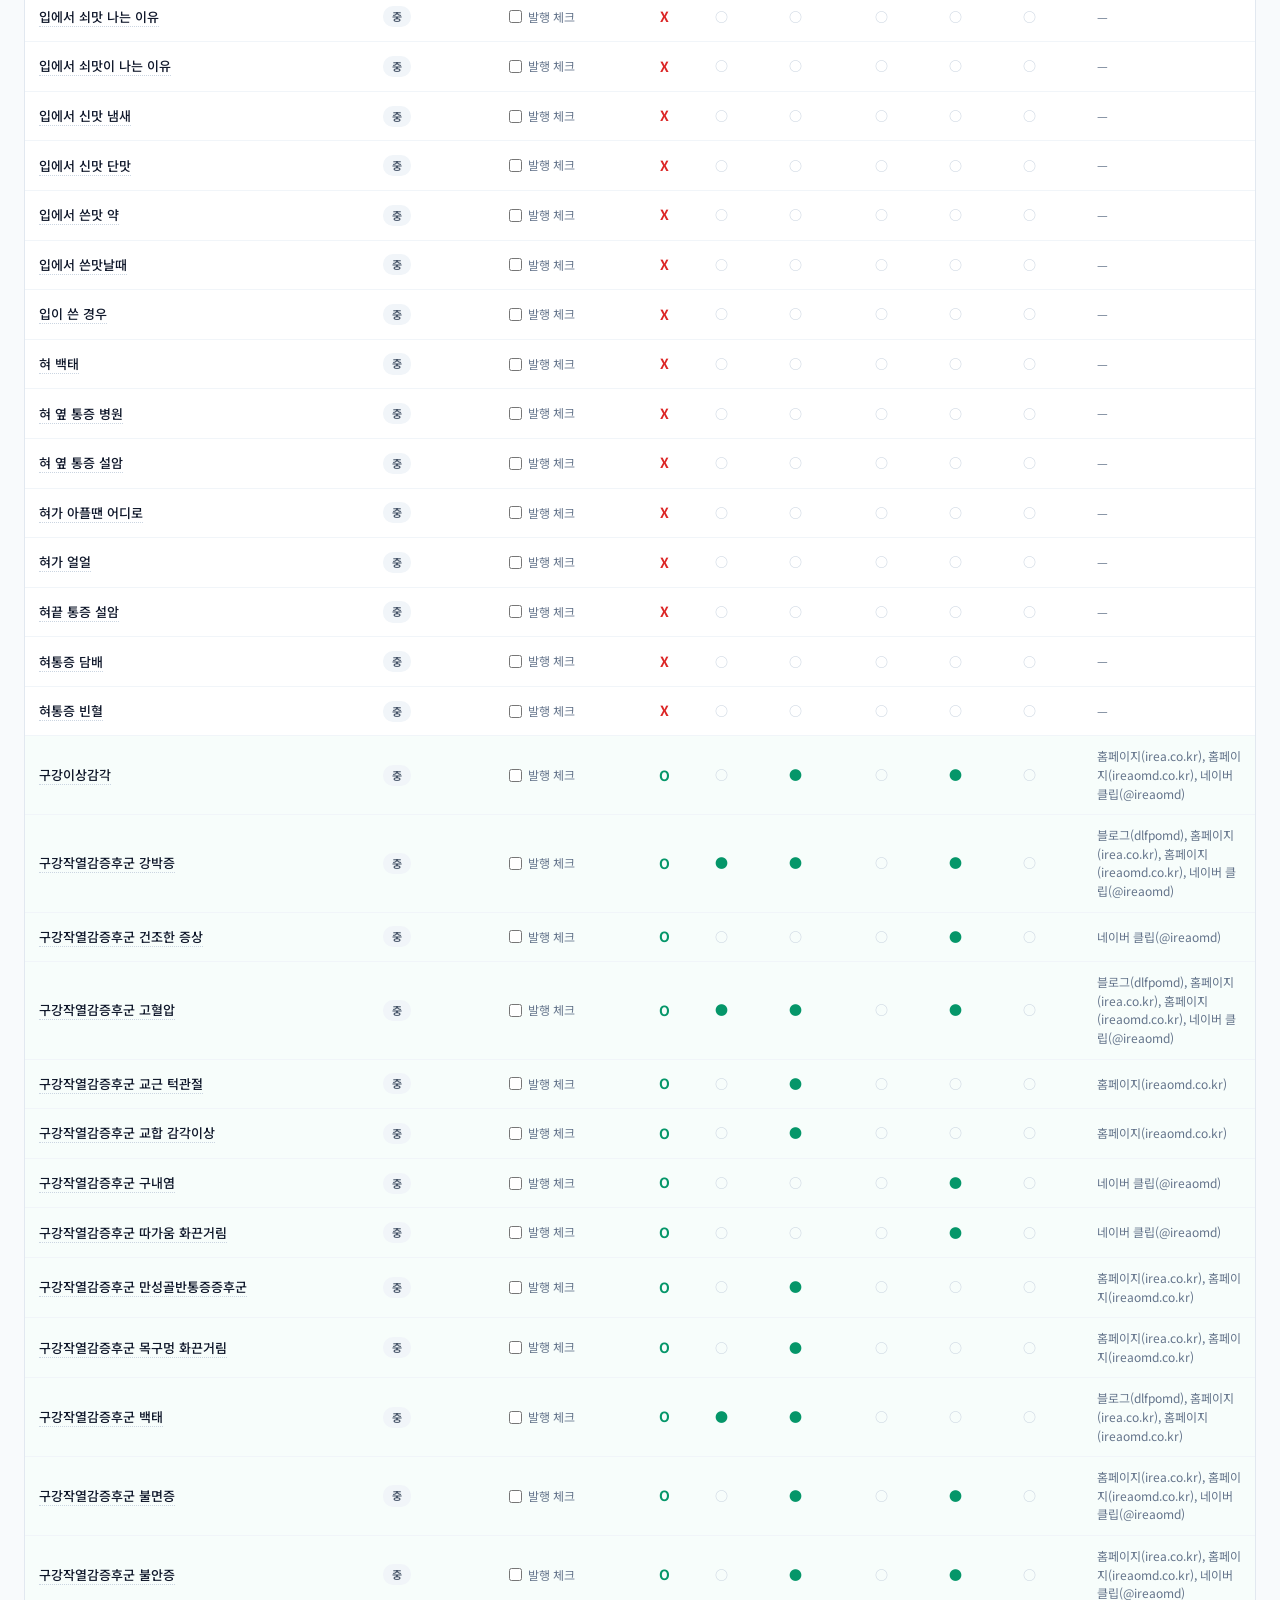
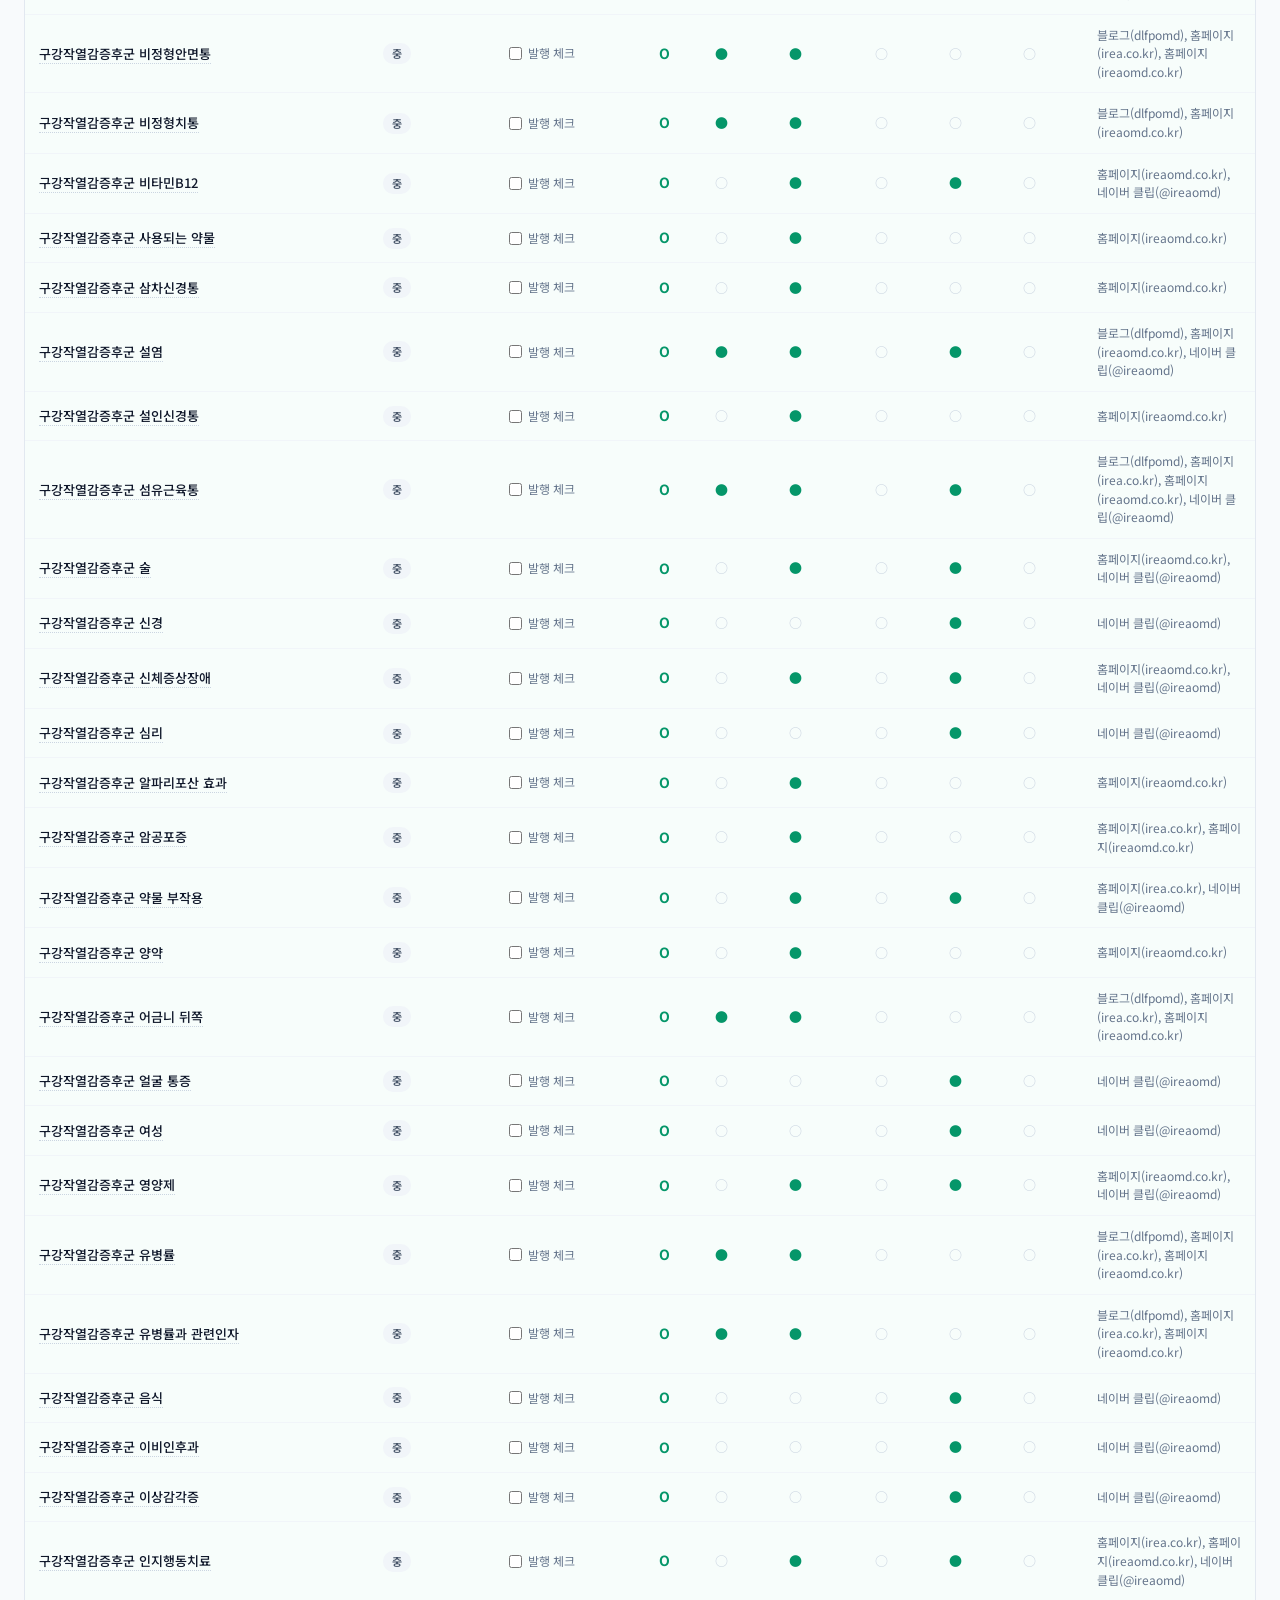
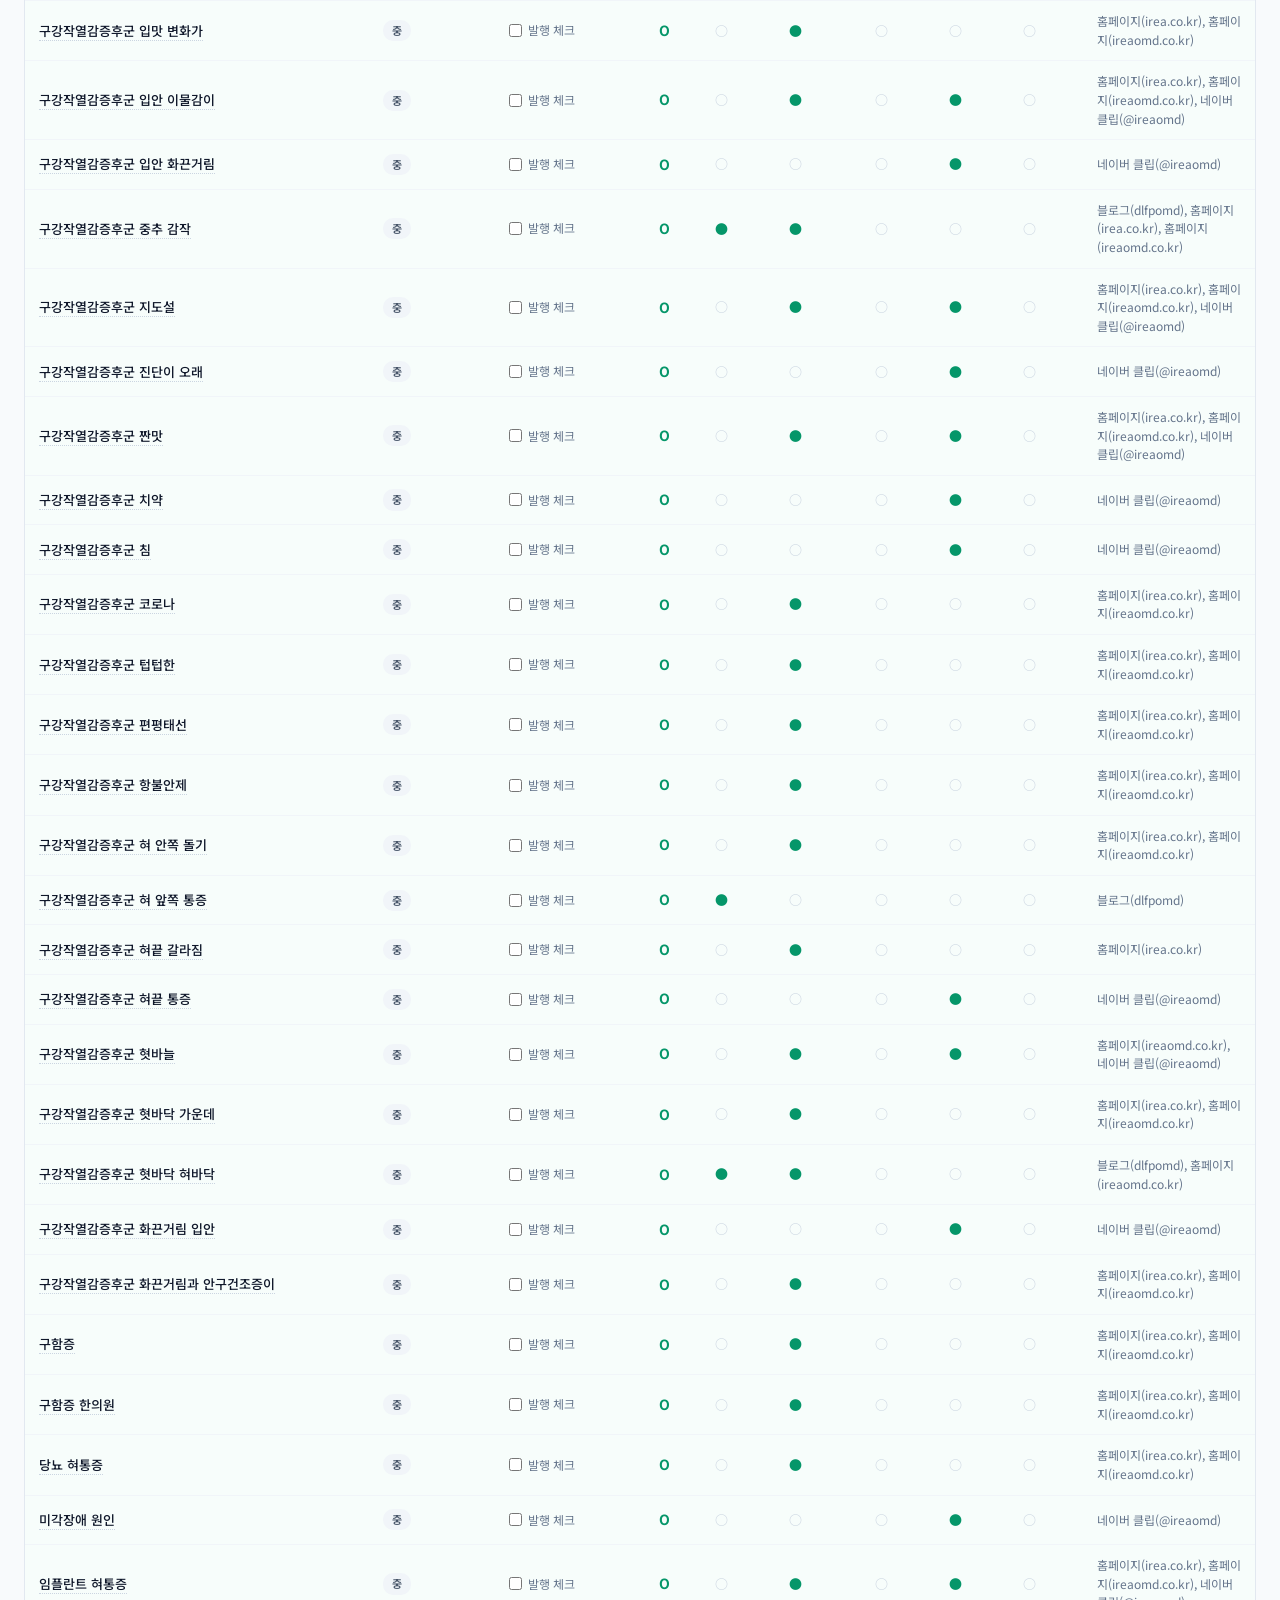
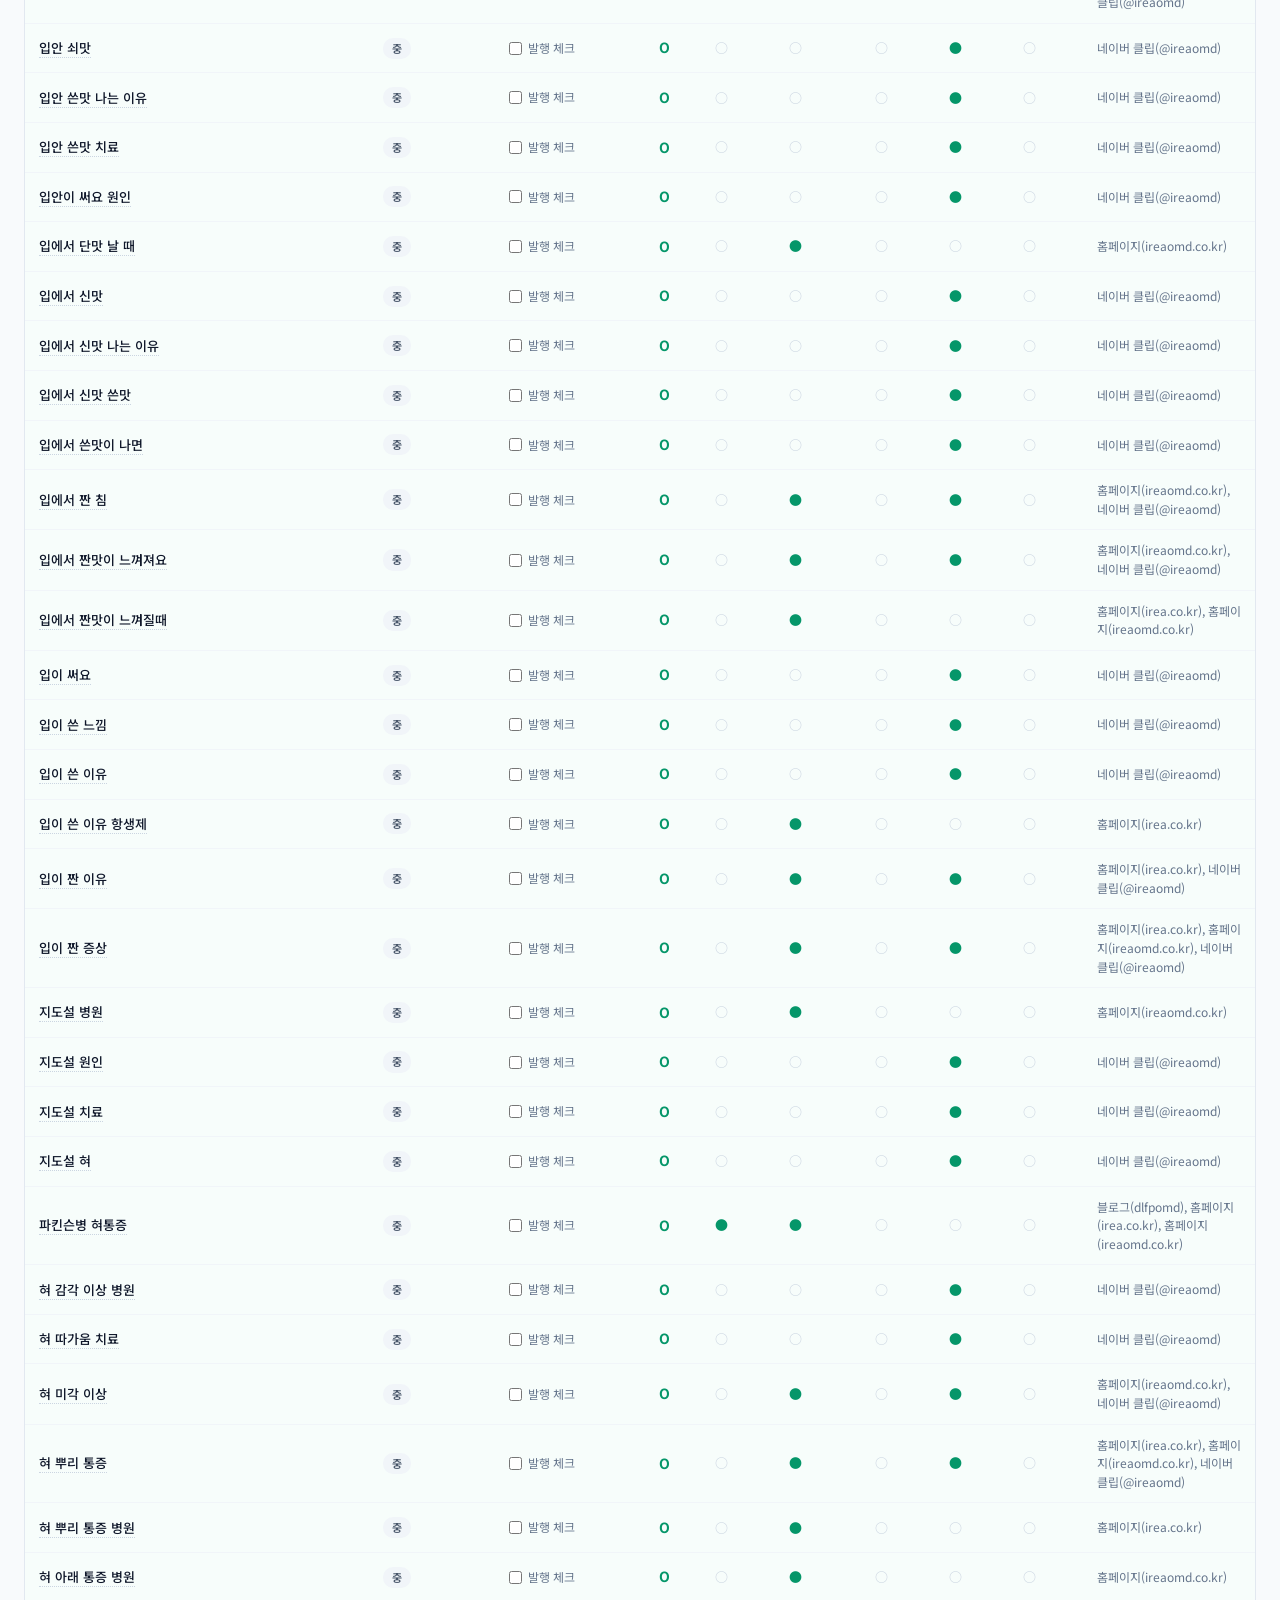
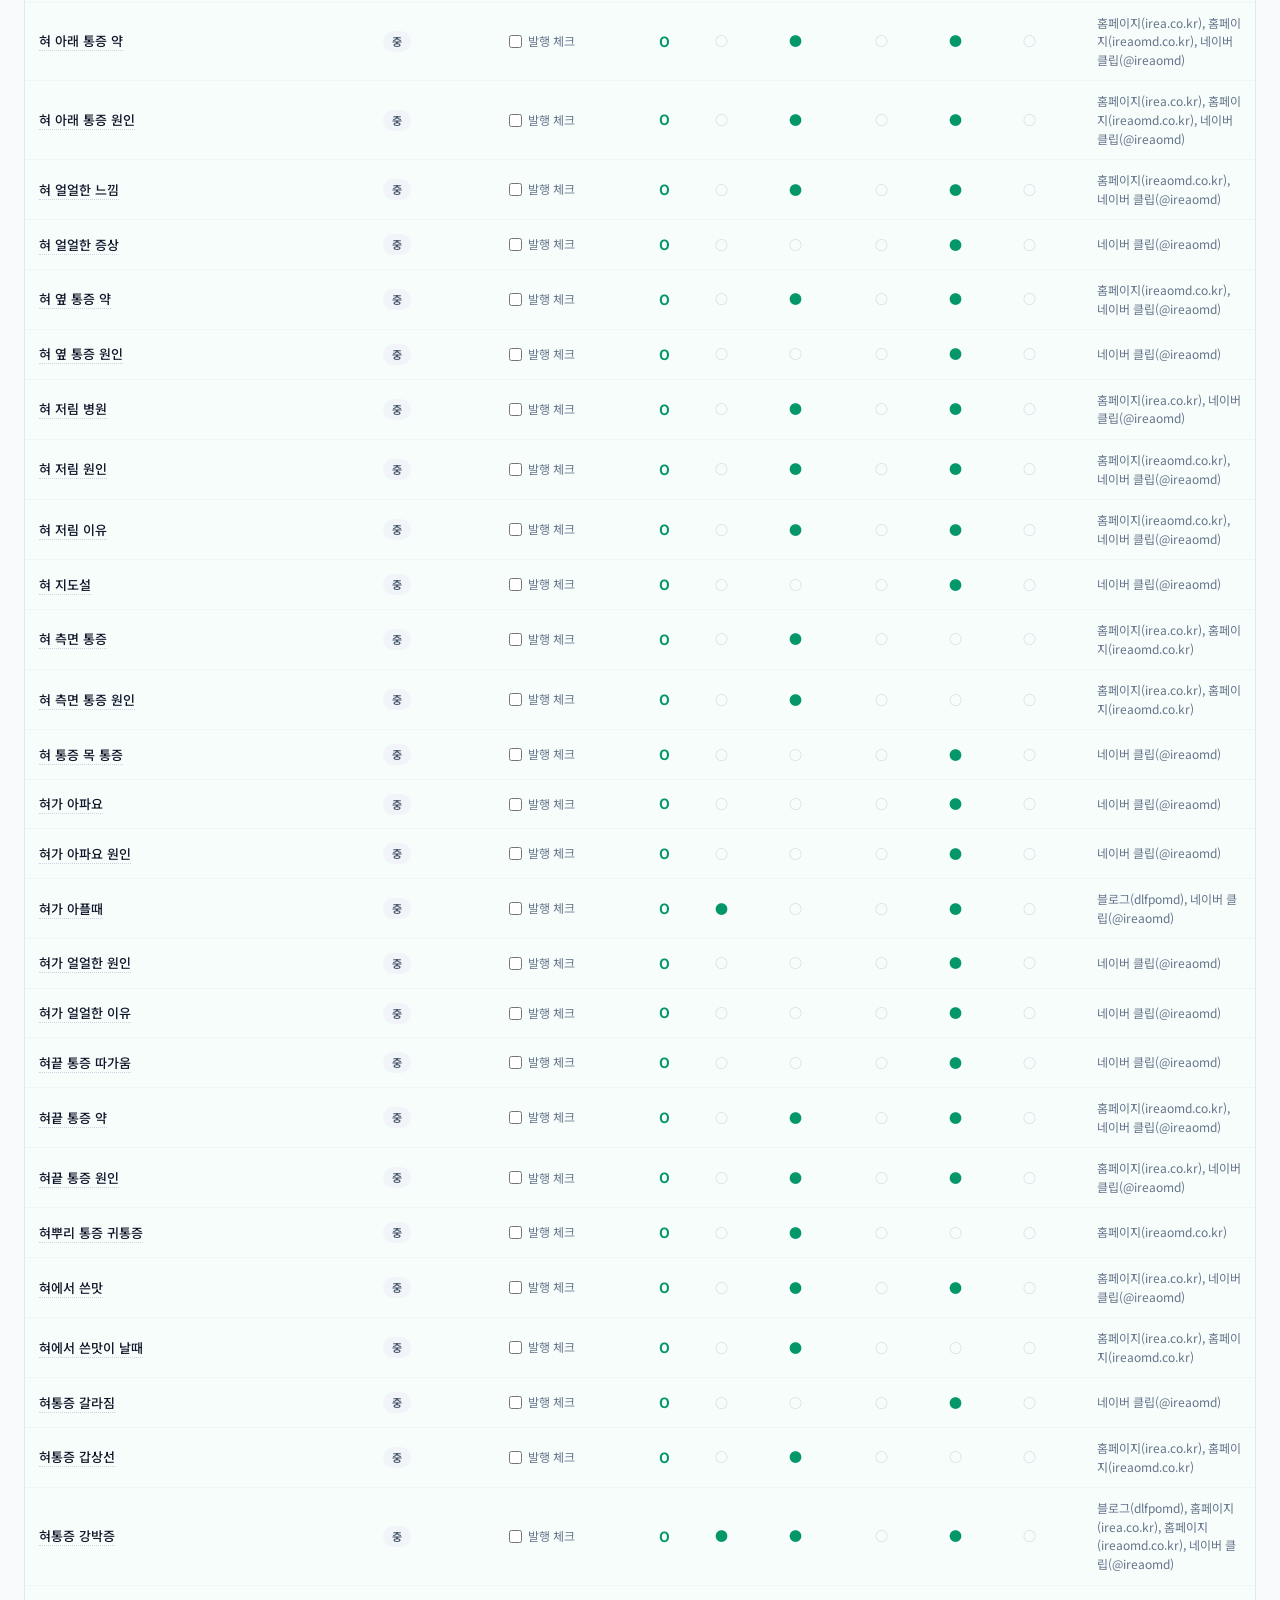
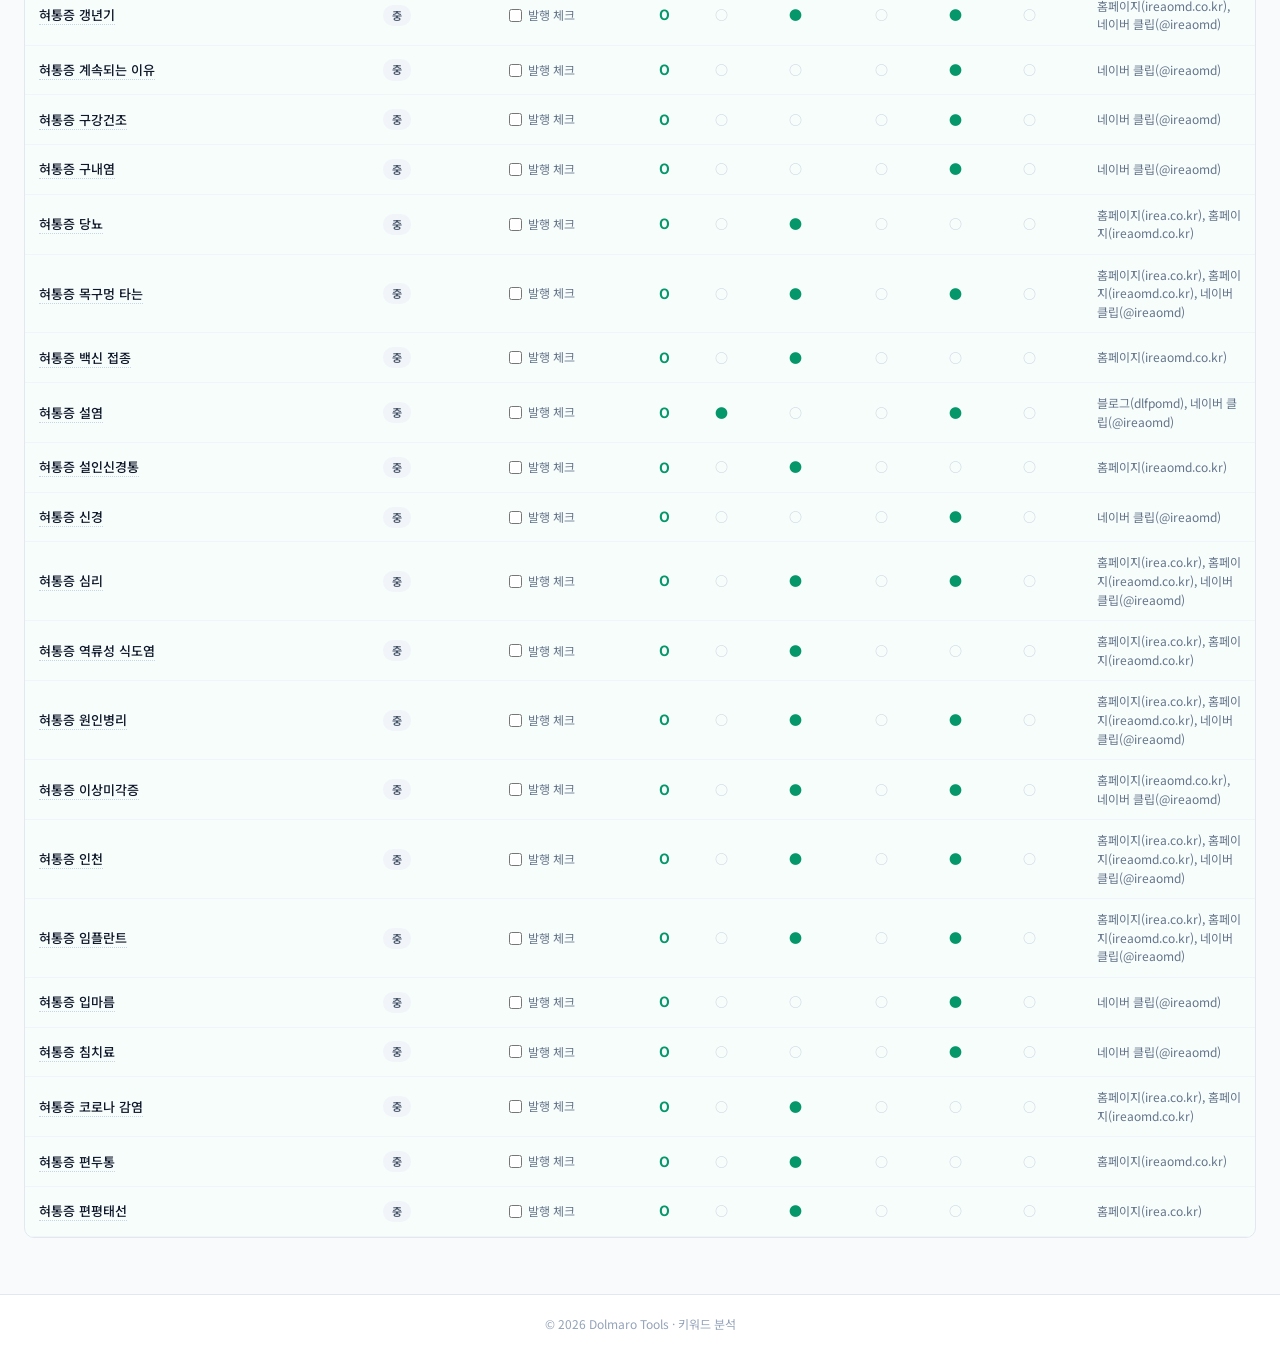
<file: apps/keyword-analyzer/index.html>
<!DOCTYPE html>
<html lang="ko">
<head>
  <meta charset="UTF-8">
  <meta name="viewport" content="width=device-width, initial-scale=1.0">
  <title>키워드 분석 · Dolmaro Tools</title>
  <meta name="description" content="이레한의원 네이버 검색 첫 페이지 노출 모니터링 — 쇼그렌증후군, 구강작열감증후군">
  <meta name="theme-color" content="#0f172a">
  <link rel="icon" type="image/png" href="../../icons/favicon.png">
  <link rel="stylesheet" href="../../css/back-link.css">
  <link rel="stylesheet" href="css/dashboard.css">
  <link href="https://fonts.googleapis.com/css2?family=Noto+Sans+KR:wght@300;400;500;600;700;800&display=swap" rel="stylesheet">
</head>
<body>
  <a href="../../index.html" class="back-to-hub" title="Dolmaro Tools 홈으로">← Dolmaro Tools</a>

  <header class="dash-header">
    <div class="dash-container">
      <div class="dash-title-row">
        <div>
          <h1 class="dash-title">키워드 분석</h1>
          <p class="dash-subtitle">네이버 검색 첫 페이지 노출 모니터링 · 이레한의원</p>
        </div>
        <div class="dash-last-run">
          <span class="last-run-label">마지막 실행</span>
          <span id="lastRun" class="last-run-value">—</span>
          <span id="sourceBadge" class="source-badge" hidden></span>
        </div>
      </div>
    </div>
  </header>

  <main class="dash-main">
    <div class="dash-container">

      <!-- 사용 방법 — 평소엔 접혀 있고, 데이터 없을 때 자동 펼침 -->
      <details id="helpSection" class="help-section">
        <summary class="help-summary">
          <span class="help-icon">📖</span>
          <span class="help-title">사용 방법 · 수동 실행 · 키워드 추가</span>
          <span class="help-arrow">▾</span>
        </summary>
        <div class="help-body">

          <div class="help-block">
            <h3>🟢 자동 실행 (기본)</h3>
            <p>매주 <strong>월요일·금요일 오전 10시</strong>에 PC가 자동으로 Chrome을 열어 네이버 검색을 돌고 <strong>실제 첫 페이지 노출</strong>을 확인합니다. 약 30~40분 소요. 수면모드라도 Windows가 깨워 실행합니다.</p>
          </div>

          <div class="help-block">
            <h3>📝 발행 체크 (수동)</h3>
            <p>표 맨 오른쪽 <strong>"발행"</strong> 컬럼의 체크박스로 블로그·유튜브를 올린 키워드를 직접 체크할 수 있습니다. 체크된 키워드는:</p>
            <ul>
              <li>해당 행이 희미하게 표시됨 + 날짜 배지</li>
              <li><strong>"📢 다음 발행 추천"</strong> 목록에서 자동 제외됨</li>
              <li>필터 <strong>"발행 → 미발행"</strong>을 누르면 아직 안 올린 것만 추려볼 수 있음</li>
            </ul>
            <p class="help-tip">💡 체크 상태는 <strong>이 브라우저</strong>에만 저장됩니다(localStorage). 다른 PC에서는 보이지 않으니 주 작업 PC 하나에서 관리하세요. 브라우저 데이터 삭제 시 같이 사라집니다.</p>
          </div>

          <div class="help-block">
            <h3>▶️ 지금 바로 실행하고 싶을 때</h3>
            <p><strong>방법 A — 탐색기에서 더블클릭 (제일 쉬움):</strong></p>
            <ol>
              <li>파일 탐색기를 엽니다 (<kbd>Win</kbd> + <kbd>E</kbd>)</li>
              <li>주소창에 이 경로를 붙여넣고 엔터:<br>
                <code>C:\dolmaro-tools\apps\keyword-analyzer\monitor</code></li>
              <li><code>run_and_push.bat</code> 을 더블클릭</li>
              <li>Chrome이 자동으로 열리고 30~40분 뒤 결과가 이 페이지에 자동 반영</li>
            </ol>
            <p><strong>방법 B — Windows 작업 스케줄러에서 즉시 실행:</strong></p>
            <ol>
              <li><kbd>Win</kbd> + <kbd>R</kbd> → <code>taskschd.msc</code> 엔터</li>
              <li>왼쪽 "작업 스케줄러 라이브러리" 클릭</li>
              <li>목록에서 <code>DolmaroKeywordMonitor</code> 우클릭 → "실행"</li>
            </ol>
          </div>

          <div class="help-block">
            <h3>✏️ 키워드 추가·수정하고 싶을 때</h3>
            <p>아래 두 파일을 메모장(또는 Claude Code)에 열어서 편집:</p>
            <ul>
              <li><code>C:\dolmaro-tools\apps\keyword-analyzer\keywords\shogren.json</code> — 쇼그렌증후군</li>
              <li><code>C:\dolmaro-tools\apps\keyword-analyzer\keywords\oral_burning.json</code> — 구강작열감·혀통증·미각이상</li>
            </ul>
            <p><strong>형식:</strong> <code>"최상"</code>, <code>"상"</code>, <code>"중"</code> 세 카테고리에 문자열 하나씩 추가. 따옴표·쉼표 주의. 저장하면 다음 실행부터 반영.</p>
            <p class="help-tip">💡 WSL에서 Claude Code로 편집했다면 반드시 <code>git push</code> 하세요. Windows에서 편집했다면 다음 자동 실행 때 <code>git pull</code>이 먼저 돌아가니 그냥 저장만 해도 됨.</p>
          </div>

          <div class="help-block">
            <h3>🆕 새 PC에 세팅할 때 (최초 1회)</h3>
            <p>이미 세팅된 PC에서는 건너뛰세요.</p>
            <ol>
              <li><strong>필요 프로그램 설치:</strong>
                <ul>
                  <li>Python 3.10+ (<a href="https://www.python.org/downloads/" target="_blank" rel="noopener">python.org</a>) — 설치 시 "Add Python to PATH" 체크</li>
                  <li>Git for Windows (<a href="https://git-scm.com/download/win" target="_blank" rel="noopener">git-scm.com</a>)</li>
                  <li>Google Chrome (최신 버전)</li>
                </ul>
              </li>
              <li><strong>레포 복제</strong> — PowerShell 실행 후:
                <pre><code>git clone https://github.com/dlfpomd/dolmaro-tools.git C:\dolmaro-tools</code></pre>
              </li>
              <li><strong>스케줄러 등록:</strong>
                <br><code>C:\dolmaro-tools\apps\keyword-analyzer\monitor\setup_scheduler.bat</code>
                <br>를 <strong>우클릭 → "관리자 권한으로 실행"</strong>
              </li>
              <li><strong>첫 푸시 테스트:</strong> <code>run_and_push.bat</code> 을 한 번 더블클릭해서 GitHub 로그인 창이 뜨면 로그인 (이후 자동 저장됨)</li>
            </ol>
          </div>

          <div class="help-block">
            <h3>🔎 문제가 생겼을 때</h3>
            <ul>
              <li><strong>실행 로그:</strong> <code>C:\dolmaro-tools\apps\keyword-analyzer\logs\YYYY-MM-DD.log</code></li>
              <li><strong>스케줄 확인:</strong> PowerShell에서 <code>schtasks /query /tn "DolmaroKeywordMonitor"</code></li>
              <li><strong>스케줄 해제:</strong> <code>schtasks /delete /tn "DolmaroKeywordMonitor" /f</code></li>
              <li><strong>git push 실패 시:</strong> GitHub Credential Manager가 꺼져 있을 수 있음. PowerShell에서 <code>git config --global credential.helper manager</code> 실행 후 재시도</li>
              <li><strong>Chrome이 안 열리면 / "session not created" 오류:</strong> 거의 대부분 ChromeDriver 캐시 버전 불일치입니다. PowerShell에서 아래 한 줄로 캐시 삭제:
                <pre><code>Remove-Item -Recurse -Force "$env:USERPROFILE\.wdm" -ErrorAction SilentlyContinue</code></pre>
                삭제 후 <code>run_and_push.bat</code> 다시 실행하면 최신 드라이버를 새로 내려받아 동작합니다. Chrome 자체도 <code>chrome://settings/help</code> 열어서 최신 버전 확인 권장.</li>
            </ul>
          </div>

          <div class="help-block help-block-quick">
            <h3>📋 자주 쓰는 명령어 (PowerShell에서)</h3>
            <table class="help-cmd-table">
              <tbody>
                <tr><td>지금 즉시 실행</td><td><code>schtasks /run /tn "DolmaroKeywordMonitor"</code></td></tr>
                <tr><td>다음 실행 시간 확인</td><td><code>schtasks /query /tn "DolmaroKeywordMonitor" /v /fo LIST</code></td></tr>
                <tr><td>최신 코드 당기기</td><td><code>cd C:\dolmaro-tools ; git pull</code></td></tr>
                <tr><td>수동 푸시</td><td><code>cd C:\dolmaro-tools ; git push</code></td></tr>
              </tbody>
            </table>
          </div>

        </div>
      </details>

      <section id="emptyState" class="empty-state" hidden>
        <div class="empty-icon">📊</div>
        <h2>아직 수집된 데이터가 없습니다</h2>
        <p>월/금 오전 10시에 자동으로 첫 수집이 돕니다.</p>
        <p class="empty-setup">
          👆 위의 <strong>"📖 사용 방법"</strong>을 펼치면 지금 바로 실행하는 방법 · 최초 설정 방법 · 문제 해결 방법이 모두 나옵니다.
        </p>
      </section>

      <section id="errorState" class="empty-state error" hidden>
        <div class="empty-icon">⚠️</div>
        <h2 id="errorTitle">데이터를 불러오지 못했습니다</h2>
        <p id="errorMsg"></p>
      </section>

      <nav id="diseaseTabs" class="disease-tabs" hidden></nav>

      <section id="summarySection" class="summary-grid" hidden></section>

      <section id="deltaSection" class="delta-section" hidden>
        <div class="section-head">
          <h2 class="section-title">📊 이전 회차 대비 변화</h2>
          <p id="deltaBaseline" class="section-desc"></p>
        </div>
        <div class="delta-grid">
          <div class="delta-card delta-card--gain">
            <div class="delta-card-head">
              <span class="delta-icon">🟢</span>
              <span class="delta-label">새로 노출된 키워드</span>
              <span id="deltaGainCount" class="delta-count">0</span>
            </div>
            <ul id="deltaGainList" class="delta-list"></ul>
            <p id="deltaGainEmpty" class="delta-empty" hidden>변화 없음</p>
          </div>
          <div class="delta-card delta-card--loss">
            <div class="delta-card-head">
              <span class="delta-icon">🔴</span>
              <span class="delta-label">노출이 사라진 키워드</span>
              <span id="deltaLossCount" class="delta-count">0</span>
            </div>
            <ul id="deltaLossList" class="delta-list"></ul>
            <p id="deltaLossEmpty" class="delta-empty" hidden>변화 없음</p>
          </div>
        </div>
      </section>

      <section id="recommendSection" class="recommend-section" hidden>
        <div class="section-head">
          <h2 class="section-title">📢 다음 블로그/유튜브 발행 추천</h2>
          <p class="section-desc">노출 안 된 <strong>최상/상</strong> 우선순위 키워드 중에서 우선 게시할 순서입니다.</p>
        </div>
        <ol id="recommendList" class="recommend-list"></ol>
      </section>

      <section id="filterBar" class="filter-bar" hidden>
        <div class="filter-group">
          <span class="filter-label">우선순위</span>
          <button class="filter-btn active" data-filter="priority" data-value="all">전체</button>
          <button class="filter-btn" data-filter="priority" data-value="최상">최상</button>
          <button class="filter-btn" data-filter="priority" data-value="상">상</button>
          <button class="filter-btn" data-filter="priority" data-value="중">중</button>
        </div>
        <div class="filter-group">
          <span class="filter-label">노출 상태</span>
          <button class="filter-btn active" data-filter="status" data-value="all">전체</button>
          <button class="filter-btn" data-filter="status" data-value="exposed">노출 O</button>
          <button class="filter-btn" data-filter="status" data-value="not_exposed">노출 X</button>
        </div>
        <div class="filter-group">
          <span class="filter-label">발행</span>
          <button class="filter-btn active" data-filter="published" data-value="all">전체</button>
          <button class="filter-btn" data-filter="published" data-value="done">발행함</button>
          <button class="filter-btn" data-filter="published" data-value="pending">미발행</button>
        </div>
        <div class="filter-group search-group">
          <input type="text" id="searchInput" placeholder="키워드 검색..." class="search-input">
          <span id="resultCount" class="result-count"></span>
        </div>
      </section>

      <section id="tableSection" class="table-section" hidden>
        <div class="table-wrap">
          <table class="keyword-table">
            <thead>
              <tr>
                <th style="width:28%;">키워드</th>
                <th style="width:7%;">우선순위</th>
                <th style="width:14%;" title="내가 이 키워드로 블로그/유튜브에 글을 올렸는지 체크. 이 브라우저에만 저장됩니다.">발행</th>
                <th style="width:6%;">노출</th>
                <th style="width:6%;">블로그</th>
                <th style="width:7%;">홈페이지</th>
                <th style="width:6%;">유튜브</th>
                <th style="width:6%;" title="네이버 클립 채널(@ireaomd) 영상이 첫 페이지에 보이는 경우">클립</th>
                <th style="width:6%;">이미지</th>
                <th style="width:14%;">발견 위치</th>
              </tr>
            </thead>
            <tbody id="tableBody"></tbody>
          </table>
        </div>
      </section>

    </div>
  </main>

  <footer class="dash-footer">
    <div class="dash-container">
      <p>© 2026 Dolmaro Tools · 키워드 분석</p>
    </div>
  </footer>

  <script src="js/dashboard.js"></script>
</body>
</html>
</file>
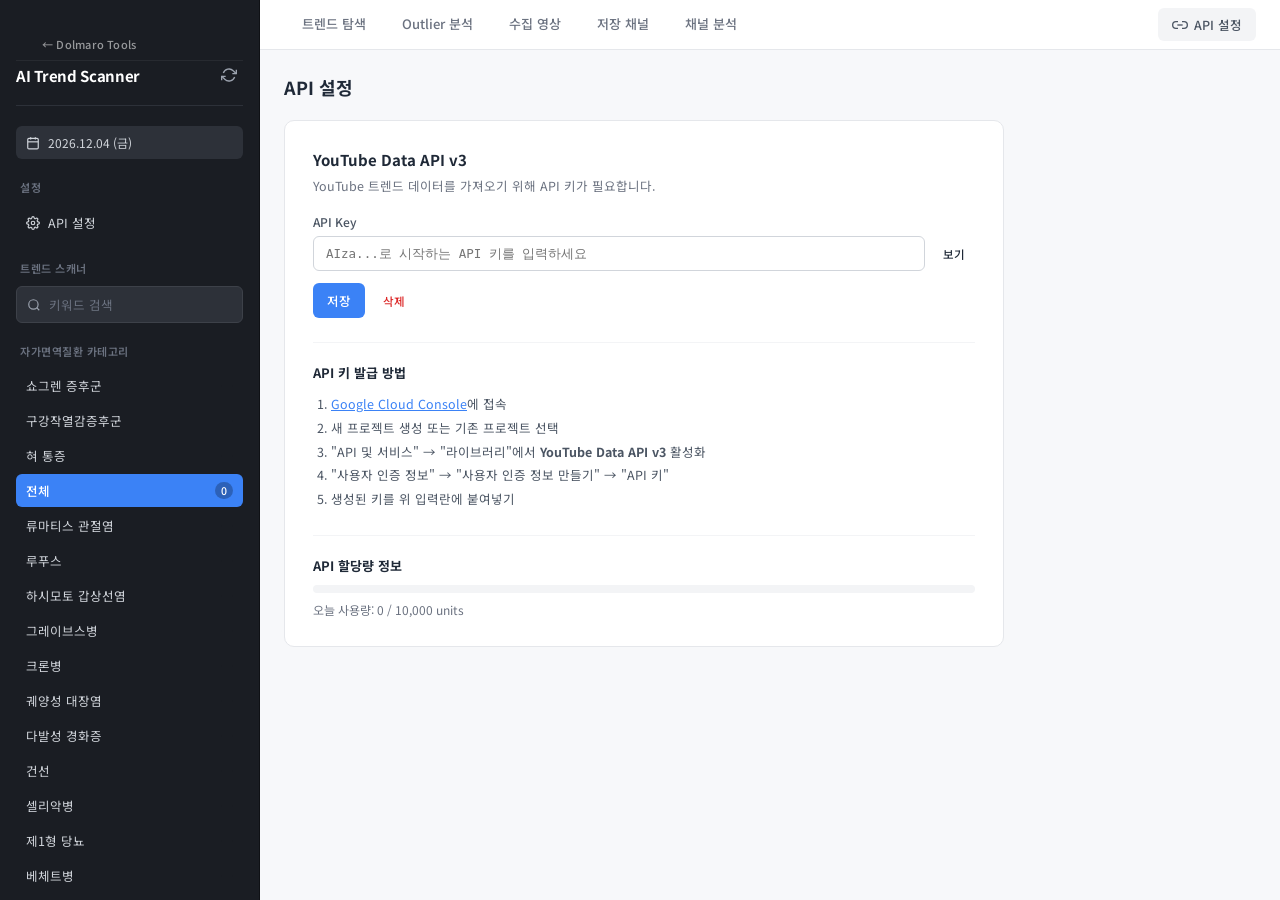
<file: apps/trend-scanner/index.html>
<!DOCTYPE html>
<html lang="ko">
<head>
  <meta charset="UTF-8">
  <meta name="viewport" content="width=device-width, initial-scale=1.0">
  <title>자가면역 트렌드 스캐너</title>
  <meta name="description" content="자가면역질환 관련 YouTube 트렌드를 ViewStats 알고리즘으로 실시간 분석">
  <meta name="theme-color" content="#3b82f6">
  <link rel="manifest" href="manifest.json">
  <link rel="icon" type="image/png" href="icons/favicon.png">
  <link rel="apple-touch-icon" href="icons/icon-192.png">
  <link rel="stylesheet" href="../../css/back-link.css">
  <link rel="stylesheet" href="css/style.css">
  <link href="https://fonts.googleapis.com/css2?family=Noto+Sans+KR:wght@300;400;500;600;700&display=swap" rel="stylesheet">
</head>
<body>
  <div class="app">
    <!-- Left Sidebar -->
    <aside class="sidebar">
      <div class="sidebar-hub-row">
        <a href="../../index.html" class="sidebar-back-link" title="Dolmaro Tools 홈">← Dolmaro Tools</a>
      </div>
      <div class="sidebar-header">
        <h1 class="logo">AI Trend Scanner</h1>
        <button class="refresh-btn" onclick="app.refreshAll()" title="새로고침">
          <svg width="16" height="16" viewBox="0 0 24 24" fill="none" stroke="currentColor" stroke-width="2"><path d="M23 4v6h-6"/><path d="M1 20v-6h6"/><path d="M3.51 9a9 9 0 0114.85-3.36L23 10M1 14l4.64 4.36A9 9 0 0020.49 15"/></svg>
        </button>
      </div>

      <div class="sidebar-section">
        <div class="date-display">
          <svg width="14" height="14" viewBox="0 0 24 24" fill="none" stroke="currentColor" stroke-width="2"><rect x="3" y="4" width="18" height="18" rx="2" ry="2"/><line x1="16" y1="2" x2="16" y2="6"/><line x1="8" y1="2" x2="8" y2="6"/><line x1="3" y1="10" x2="21" y2="10"/></svg>
          <span id="currentDate"></span>
        </div>
      </div>

      <div class="sidebar-section">
        <h3 class="section-title">설정</h3>
        <a href="#" class="sidebar-link" onclick="app.showTab('api-settings')">
          <svg width="14" height="14" viewBox="0 0 24 24" fill="none" stroke="currentColor" stroke-width="2"><circle cx="12" cy="12" r="3"/><path d="M19.4 15a1.65 1.65 0 00.33 1.82l.06.06a2 2 0 010 2.83 2 2 0 01-2.83 0l-.06-.06a1.65 1.65 0 00-1.82-.33 1.65 1.65 0 00-1 1.51V21a2 2 0 01-2 2 2 2 0 01-2-2v-.09A1.65 1.65 0 009 19.4a1.65 1.65 0 00-1.82.33l-.06.06a2 2 0 01-2.83 0 2 2 0 010-2.83l.06-.06A1.65 1.65 0 004.68 15a1.65 1.65 0 00-1.51-1H3a2 2 0 01-2-2 2 2 0 012-2h.09A1.65 1.65 0 004.6 9a1.65 1.65 0 00-.33-1.82l-.06-.06a2 2 0 010-2.83 2 2 0 012.83 0l.06.06A1.65 1.65 0 009 4.68a1.65 1.65 0 001-1.51V3a2 2 0 012-2 2 2 0 012 2v.09a1.65 1.65 0 001 1.51 1.65 1.65 0 001.82-.33l.06-.06a2 2 0 012.83 0 2 2 0 010 2.83l-.06.06a1.65 1.65 0 00-.33 1.82V9a1.65 1.65 0 001.51 1H21a2 2 0 012 2 2 2 0 01-2 2h-.09a1.65 1.65 0 00-1.51 1z"/></svg>
          API 설정
        </a>
      </div>

      <div class="sidebar-section">
        <h3 class="section-title">트렌드 스캐너</h3>
        <div class="search-box">
          <svg width="14" height="14" viewBox="0 0 24 24" fill="none" stroke="currentColor" stroke-width="2"><circle cx="11" cy="11" r="8"/><line x1="21" y1="21" x2="16.65" y2="16.65"/></svg>
          <input type="text" id="customKeyword" placeholder="키워드 검색" onkeydown="if(event.key==='Enter')app.searchCustomKeyword()">
        </div>
      </div>

      <div class="sidebar-section">
        <h3 class="section-title">자가면역질환 카테고리</h3>
        <div class="category-list" id="categoryList">
          <!-- Generated by JS -->
        </div>
      </div>

      <div class="sidebar-section">
        <h3 class="section-title">태그</h3>
        <div class="tag-list" id="tagList">
          <!-- Generated by JS -->
        </div>
      </div>
    </aside>

    <!-- Main Content -->
    <main class="main-content">
      <!-- Top Navigation -->
      <nav class="top-nav">
        <div class="nav-tabs">
          <button class="nav-tab active" data-tab="trend" onclick="app.showTab('trend')">트렌드 탐색</button>
          <button class="nav-tab" data-tab="outlier" onclick="app.showTab('outlier')">Outlier 분석</button>
          <button class="nav-tab" data-tab="collected" onclick="app.showTab('collected')">수집 영상</button>
          <button class="nav-tab" data-tab="saved-channels" onclick="app.showTab('saved-channels')">저장 채널</button>
          <button class="nav-tab" data-tab="channel" onclick="app.showTab('channel')">채널 분석</button>
        </div>
        <button class="api-settings-btn" onclick="app.showTab('api-settings')">
          <svg width="16" height="16" viewBox="0 0 24 24" fill="none" stroke="currentColor" stroke-width="2"><path d="M15 7h3a5 5 0 015 5 5 5 0 01-5 5h-3m-6 0H6a5 5 0 01-5-5 5 5 0 015-5h3"/><line x1="8" y1="12" x2="16" y2="12"/></svg>
          API 설정
        </button>
      </nav>

      <!-- Tab: Trend Explorer -->
      <div class="tab-content active" id="tab-trend">
        <div class="content-header">
          <div class="header-left">
            <h2>트렌드 영상</h2>
            <span class="result-count" id="trendCount">0개 영상</span>
          </div>
          <div class="header-right">
            <div class="sort-group">
              <label>정렬:</label>
              <select id="sortBy" onchange="app.sortResults()">
                <option value="outlier">Outlier Score</option>
                <option value="velocity">View Velocity</option>
                <option value="views">조회수</option>
                <option value="date">최신순</option>
              </select>
            </div>
            <div class="filter-group">
              <label>기간:</label>
              <select id="dateRange" onchange="app.searchWithCurrentKeyword()">
                <option value="7">최근 7일</option>
                <option value="30" selected>최근 30일</option>
                <option value="90">최근 90일</option>
                <option value="365">최근 1년</option>
              </select>
            </div>
            <div class="filter-group">
              <label>최소 조회수:</label>
              <select id="minViews" onchange="app.sortResults()">
                <option value="0">전체</option>
                <option value="1000">1,000+</option>
                <option value="10000" selected>10,000+</option>
                <option value="100000">100,000+</option>
                <option value="1000000">1,000,000+</option>
              </select>
            </div>
          </div>
        </div>

        <div class="video-list" id="videoList">
          <div class="empty-state" id="emptyState">
            <div class="empty-icon">
              <svg width="64" height="64" viewBox="0 0 24 24" fill="none" stroke="#ccc" stroke-width="1.5"><polygon points="23 7 16 12 23 17 23 7"/><rect x="1" y="5" width="15" height="14" rx="2" ry="2"/></svg>
            </div>
            <h3>트렌드 스캐너를 시작하세요</h3>
            <p>왼쪽 카테고리를 선택하거나 키워드를 검색하세요.<br>먼저 <a href="#" onclick="app.showTab('api-settings')">API 설정</a>에서 YouTube API 키를 등록해주세요.</p>
          </div>
        </div>

        <div class="load-more-container" id="loadMoreContainer" style="display:none;">
          <button class="load-more-btn" onclick="app.loadMore()">
            <svg width="14" height="14" viewBox="0 0 24 24" fill="none" stroke="currentColor" stroke-width="2"><circle cx="12" cy="12" r="10"/><line x1="12" y1="8" x2="12" y2="16"/><line x1="8" y1="12" x2="16" y2="12"/></svg>
            50개 더 불러오기
          </button>
        </div>
      </div>

      <!-- Tab: Outlier Analysis -->
      <div class="tab-content" id="tab-outlier">
        <div class="content-header">
          <div class="header-left">
            <h2>Outlier 분석</h2>
            <span class="badge badge-info">채널 평균 대비 이상치 영상</span>
          </div>
        </div>
        <div class="outlier-explanation">
          <div class="explanation-card">
            <h3>Outlier Score란?</h3>
            <p>해당 영상의 조회수를 채널의 최근 영상 평균 조회수로 나눈 값입니다.<br>
            <strong>예시:</strong> 채널 평균 조회수 5만인데 특정 영상이 500만 조회 → Outlier Score = <span class="highlight">100x</span></p>
            <div class="score-scale">
              <div class="scale-item"><span class="dot dot-normal"></span> 1~3x: 보통</div>
              <div class="scale-item"><span class="dot dot-good"></span> 3~10x: 주목할만함</div>
              <div class="scale-item"><span class="dot dot-great"></span> 10~50x: 트렌드</div>
              <div class="scale-item"><span class="dot dot-viral"></span> 50x+: 바이럴</div>
            </div>
          </div>
        </div>
        <div class="video-list" id="outlierList"></div>
      </div>

      <!-- Tab: Collected Videos -->
      <div class="tab-content" id="tab-collected">
        <div class="content-header">
          <div class="header-left">
            <h2>수집 영상</h2>
            <span class="result-count" id="collectedCount">0개 저장됨</span>
          </div>
          <div class="header-right">
            <button class="btn btn-outline" onclick="app.exportCollected()">
              <svg width="14" height="14" viewBox="0 0 24 24" fill="none" stroke="currentColor" stroke-width="2"><path d="M21 15v4a2 2 0 01-2 2H5a2 2 0 01-2-2v-4"/><polyline points="7 10 12 15 17 10"/><line x1="12" y1="15" x2="12" y2="3"/></svg>
              CSV 내보내기
            </button>
            <button class="btn btn-outline" onclick="app.clearCollected()">전체 삭제</button>
          </div>
        </div>
        <div class="video-list" id="collectedList">
          <div class="empty-state">
            <h3>수집된 영상이 없습니다</h3>
            <p>트렌드 탐색에서 관심 영상의 북마크 아이콘을 클릭하세요.</p>
          </div>
        </div>
      </div>

      <!-- Tab: Saved Channels -->
      <div class="tab-content" id="tab-saved-channels">
        <div class="content-header">
          <div class="header-left">
            <h2>저장된 채널</h2>
            <span class="result-count" id="savedChannelsCount">0개 채널</span>
          </div>
          <div class="header-right">
            <button class="btn btn-outline" onclick="app.refreshSavedChannels()">
              <svg width="14" height="14" viewBox="0 0 24 24" fill="none" stroke="currentColor" stroke-width="2"><path d="M23 4v6h-6"/><path d="M1 20v-6h6"/><path d="M3.51 9a9 9 0 0114.85-3.36L23 10M1 14l4.64 4.36A9 9 0 0020.49 15"/></svg>
              통계 새로고침
            </button>
            <button class="btn btn-outline" onclick="app.exportSavedChannels()">CSV 내보내기</button>
          </div>
        </div>
        <div class="channel-grid" id="savedChannelsList">
          <div class="empty-state">
            <h3>저장된 채널이 없습니다</h3>
            <p>영상 카드에서 <strong>⭐ 채널 저장</strong> 버튼을 클릭하면 채널을 저장할 수 있습니다.</p>
          </div>
        </div>
      </div>

      <!-- Tab: Channel Analysis -->
      <div class="tab-content" id="tab-channel">
        <div class="content-header">
          <div class="header-left">
            <h2>채널 분석</h2>
          </div>
        </div>
        <div class="channel-search-area">
          <div class="channel-input-group">
            <input type="text" id="channelInput" placeholder="채널 ID, @핸들, 또는 채널 URL 입력">
            <button class="btn btn-primary" onclick="app.analyzeChannel()">채널 분석</button>
          </div>
        </div>
        <div id="channelResult"></div>
      </div>

      <!-- Tab: API Settings -->
      <div class="tab-content" id="tab-api-settings">
        <div class="content-header">
          <div class="header-left">
            <h2>API 설정</h2>
          </div>
        </div>
        <div class="settings-card">
          <h3>YouTube Data API v3</h3>
          <p class="settings-desc">YouTube 트렌드 데이터를 가져오기 위해 API 키가 필요합니다.</p>
          <div class="api-key-group">
            <label>API Key</label>
            <div class="input-with-btn">
              <input type="password" id="apiKeyInput" placeholder="AIza...로 시작하는 API 키를 입력하세요">
              <button class="btn btn-sm" onclick="app.toggleApiKeyVisibility()">보기</button>
            </div>
            <div style="display:flex; gap:8px; margin-top:12px;">
              <button class="btn btn-primary" onclick="app.saveApiKey()">저장</button>
              <button class="btn btn-sm" onclick="app.clearApiKey()" style="color:#dc2626;">삭제</button>
            </div>
          </div>
          <div class="api-status" id="apiStatus"></div>

          <div class="bookmark-section" id="bookmarkSection" style="display:none; margin-top:20px; padding:14px 16px; background:#f0f9ff; border:1px solid #bae6fd; border-radius:8px;">
            <h4 style="margin:0 0 6px; font-size:14px; color:#0c4a6e;">🔖 영구 북마크 URL (복사해서 즐겨찾기로 저장)</h4>
            <p style="font-size:12.5px; color:#075985; margin:0 0 10px; line-height:1.5;">
              브라우저 저장소(쿠키·localStorage)가 초기화돼도, 이 URL로 접속하면 <strong>API 키가 자동 복원</strong>됩니다. 컴퓨터를 바꿔도 이 URL만 있으면 바로 사용 가능합니다.
            </p>
            <div class="input-with-btn" style="display:flex; gap:6px;">
              <input type="text" id="bookmarkUrl" readonly style="flex:1; font-family:monospace; font-size:12px; padding:8px 10px; border:1px solid #cbd5e1; border-radius:6px; background:#fff;">
              <button class="btn btn-sm btn-primary" onclick="app.copyBookmarkUrl()">복사</button>
            </div>
            <p style="font-size:11.5px; color:#7c2d12; margin:8px 0 0;">
              ⚠️ 이 URL에는 API 키가 포함되어 있습니다. 남들이 보는 화면(공유·스크린샷·발표)에 주소창을 노출하지 마세요.
            </p>
          </div>

          <div class="api-guide">
            <h4>API 키 발급 방법</h4>
            <ol>
              <li><a href="https://console.cloud.google.com/" target="_blank">Google Cloud Console</a>에 접속</li>
              <li>새 프로젝트 생성 또는 기존 프로젝트 선택</li>
              <li>"API 및 서비스" → "라이브러리"에서 <strong>YouTube Data API v3</strong> 활성화</li>
              <li>"사용자 인증 정보" → "사용자 인증 정보 만들기" → "API 키"</li>
              <li>생성된 키를 위 입력란에 붙여넣기</li>
            </ol>
          </div>

          <div class="quota-info">
            <h4>API 할당량 정보</h4>
            <div class="quota-bar">
              <div class="quota-used" id="quotaUsed" style="width:0%"></div>
            </div>
            <p class="quota-text">오늘 사용량: <span id="quotaCount">0</span> / 10,000 units</p>
          </div>
        </div>
      </div>

      <!-- Loading Overlay -->
      <div class="loading-overlay" id="loadingOverlay">
        <div class="loading-spinner"></div>
        <p class="loading-text">트렌드 분석 중...</p>
        <p class="loading-subtext" id="loadingSubtext">YouTube API에서 데이터를 가져오고 있습니다</p>
      </div>
    </main>
  </div>

  <script src="js/app.js"></script>
  <script>
    // Service Worker registration for PWA
    if ('serviceWorker' in navigator) {
      window.addEventListener('load', () => {
        navigator.serviceWorker.register('sw.js').catch(err => console.warn('SW failed:', err));
      });
    }
  </script>
</body>
</html>
</file>
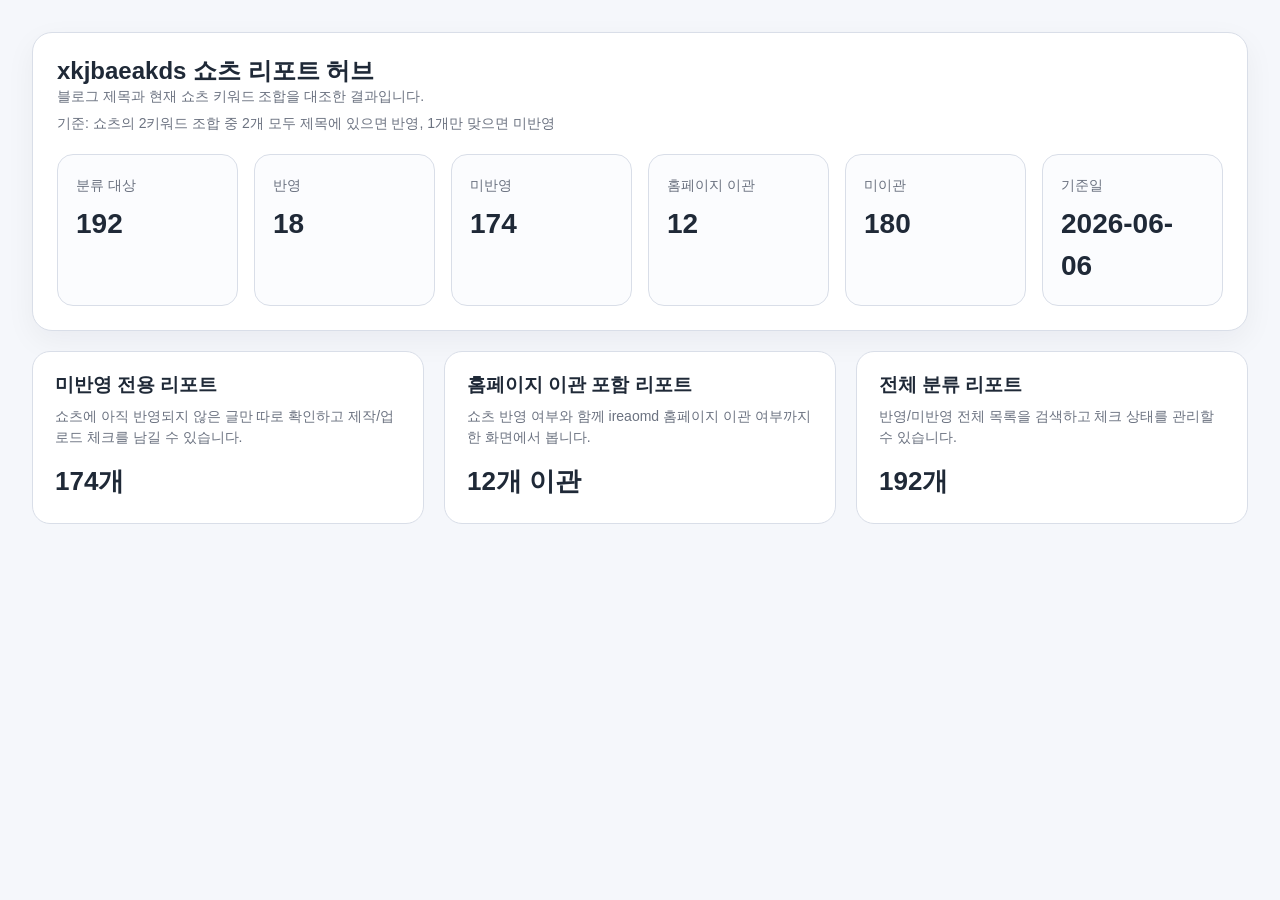
<file: apps/xkjbaeakds-shorts-report/index.html>
<!DOCTYPE html>
<html lang="ko">
<head>
  <meta charset="UTF-8">
  <meta name="viewport" content="width=device-width, initial-scale=1.0">
  <title>xkjbaeakds 쇼츠 리포트 허브</title>
  <style>
    
    :root {
      color-scheme: light;
      --bg: #f5f7fb;
      --card: #ffffff;
      --text: #1f2937;
      --muted: #6b7280;
      --line: #d9dee8;
      --accent: #0f766e;
      --accent-soft: #dff7f3;
      --danger: #b42318;
      --danger-soft: #fde8e8;
      --warn: #9a6700;
      --warn-soft: #fff3cd;
      --blue: #1d4ed8;
      --blue-soft: #dbeafe;
    }
    * { box-sizing: border-box; }
    body {
      margin: 0;
      padding: 32px;
      font-family: "Noto Sans KR", "Apple SD Gothic Neo", sans-serif;
      background: var(--bg);
      color: var(--text);
      line-height: 1.5;
    }
    .wrap {
      max-width: 1480px;
      margin: 0 auto;
    }
    .header, .card {
      background: var(--card);
      border: 1px solid var(--line);
      border-radius: 20px;
      padding: 24px;
      box-shadow: 0 10px 30px rgba(15, 23, 42, 0.05);
    }
    .header { margin-bottom: 20px; }
    h1, h2, h3 {
      margin: 0;
      line-height: 1.2;
    }
    p { margin: 0; }
    .muted {
      color: var(--muted);
      font-size: 14px;
    }
    .muted + .muted {
      margin-top: 6px;
    }
    .summary {
      display: grid;
      grid-template-columns: repeat(6, minmax(0, 1fr));
      gap: 16px;
      margin-top: 20px;
    }
    .metric {
      padding: 18px;
      border-radius: 16px;
      border: 1px solid var(--line);
      background: #fbfcfe;
    }
    .metric strong {
      display: block;
      font-size: 28px;
      margin-top: 6px;
    }
    .grid {
      display: grid;
      grid-template-columns: 320px minmax(0, 1fr);
      gap: 20px;
      align-items: start;
    }
    .side-stack {
      display: grid;
      gap: 20px;
    }
    .controls {
      display: grid;
      gap: 12px;
    }
    input[type="search"] {
      width: 100%;
      padding: 12px 14px;
      border: 1px solid var(--line);
      border-radius: 12px;
      font-size: 15px;
    }
    .btn-row {
      display: flex;
      flex-wrap: wrap;
      gap: 8px;
    }
    button {
      border: 1px solid var(--line);
      background: #fff;
      border-radius: 999px;
      padding: 10px 14px;
      font-size: 14px;
      cursor: pointer;
    }
    button.active,
    button.active-import {
      border-color: var(--accent);
      background: var(--accent-soft);
      color: var(--accent);
      font-weight: 700;
    }
    table {
      width: 100%;
      border-collapse: collapse;
    }
    th, td {
      padding: 12px 10px;
      border-bottom: 1px solid var(--line);
      text-align: left;
      vertical-align: top;
      font-size: 14px;
    }
    th {
      color: var(--muted);
      background: #fbfcfe;
      position: sticky;
      top: 0;
      z-index: 1;
    }
    .table-wrap {
      max-height: 78vh;
      overflow: auto;
      border: 1px solid var(--line);
      border-radius: 16px;
    }
    .title-cell {
      min-width: 380px;
    }
    .state-pill, .import-pill {
      font-weight: 700;
      white-space: nowrap;
      text-align: center;
      border-radius: 999px;
    }
    .is-reflected {
      color: var(--accent);
      background: var(--accent-soft);
    }
    .is-unreflected {
      color: var(--danger);
      background: var(--danger-soft);
    }
    .is-imported {
      color: var(--blue);
      background: var(--blue-soft);
    }
    .is-not-imported {
      color: var(--warn);
      background: var(--warn-soft);
    }
    .footer-note {
      margin-top: 16px;
      font-size: 13px;
      color: var(--muted);
    }
    .hidden-row {
      display: none;
    }
    a {
      color: #1d4ed8;
      text-decoration: none;
    }
    a:hover {
      text-decoration: underline;
    }
    @media (max-width: 1200px) {
      body { padding: 16px; }
      .grid {
        grid-template-columns: 1fr;
      }
      .summary {
        grid-template-columns: repeat(2, minmax(0, 1fr));
      }
      .title-cell {
        min-width: 280px;
      }
    }
  
    .nav-grid {
      display: grid;
      grid-template-columns: repeat(3, minmax(0, 1fr));
      gap: 20px;
      margin-top: 20px;
    }
    .nav-card {
      display: block;
      text-decoration: none;
      color: inherit;
      border: 1px solid var(--line);
      border-radius: 18px;
      padding: 22px;
      background: #fff;
    }
    .nav-card h3 {
      margin-bottom: 10px;
    }
    .nav-card p {
      color: var(--muted);
      font-size: 14px;
    }
    .count {
      margin-top: 14px;
      font-size: 26px;
      font-weight: 800;
    }
    @media (max-width: 1000px) {
      .nav-grid { grid-template-columns: 1fr; }
    }
  </style>
</head>
<body>
  <div class="wrap">
    <section class="header">
      <h1>xkjbaeakds 쇼츠 리포트 허브</h1>
      <p class="muted">블로그 제목과 현재 쇼츠 키워드 조합을 대조한 결과입니다.</p>
      <p class="muted">기준: 쇼츠의 2키워드 조합 중 2개 모두 제목에 있으면 반영, 1개만 맞으면 미반영</p>
      <div class="summary">
        <div class="metric"><span class="muted">분류 대상</span><strong>192</strong></div>
        <div class="metric"><span class="muted">반영</span><strong>18</strong></div>
        <div class="metric"><span class="muted">미반영</span><strong>174</strong></div>
        <div class="metric"><span class="muted">홈페이지 이관</span><strong>12</strong></div>
        <div class="metric"><span class="muted">미이관</span><strong>180</strong></div>
        <div class="metric"><span class="muted">기준일</span><strong>2026-06-06</strong></div>
      </div>
    </section>

    <section class="nav-grid">
      <a class="nav-card" href="./unreflected-report.html">
        <h3>미반영 전용 리포트</h3>
        <p>쇼츠에 아직 반영되지 않은 글만 따로 확인하고 제작/업로드 체크를 남길 수 있습니다.</p>
        <div class="count">174개</div>
      </a>
      <a class="nav-card" href="./homepage-report.html">
        <h3>홈페이지 이관 포함 리포트</h3>
        <p>쇼츠 반영 여부와 함께 ireaomd 홈페이지 이관 여부까지 한 화면에서 봅니다.</p>
        <div class="count">12개 이관</div>
      </a>
      <a class="nav-card" href="./match-report.html">
        <h3>전체 분류 리포트</h3>
        <p>반영/미반영 전체 목록을 검색하고 체크 상태를 관리할 수 있습니다.</p>
        <div class="count">192개</div>
      </a>
    </section>
  </div>
</body>
</html>
</file>
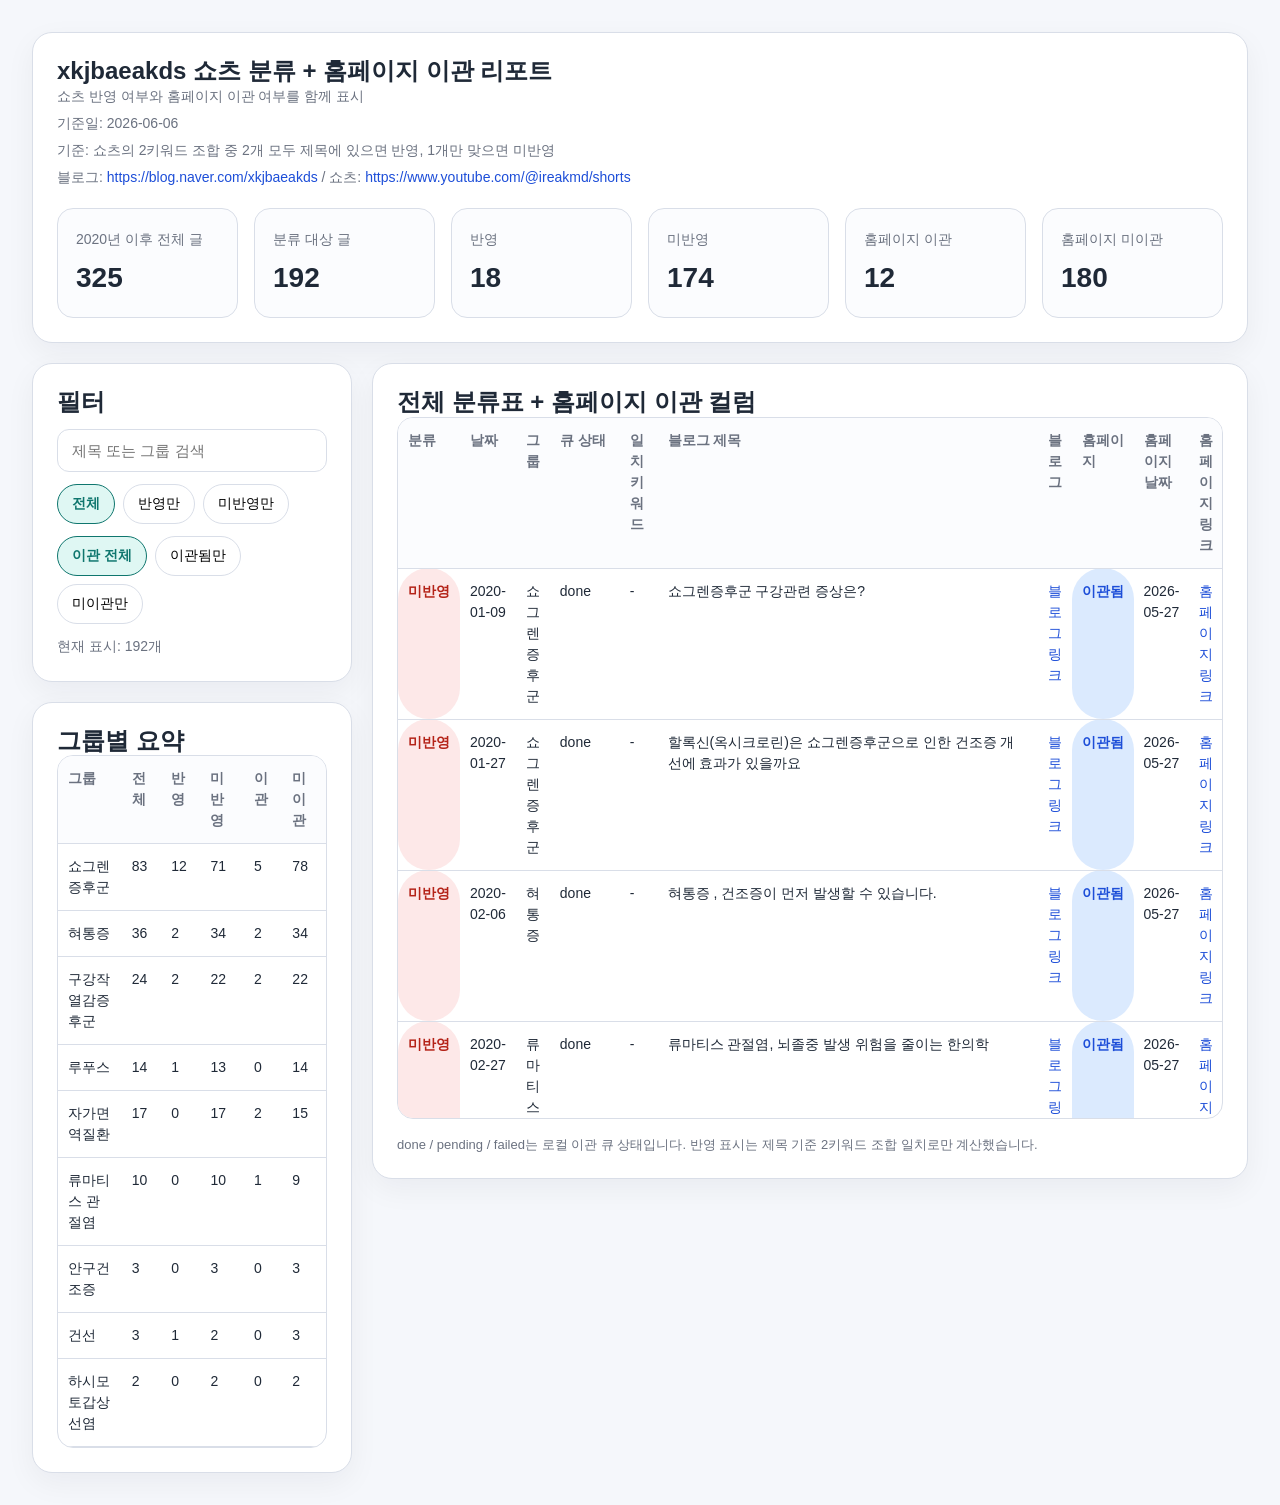
<file: apps/xkjbaeakds-shorts-report/homepage-report.html>
<!DOCTYPE html>
<html lang="ko">
<head>
  <meta charset="UTF-8">
  <meta name="viewport" content="width=device-width, initial-scale=1.0">
  <title>xkjbaeakds 쇼츠 분류 + 홈페이지 이관 리포트</title>
  <style>
    :root {
      color-scheme: light;
      --bg: #f5f7fb;
      --card: #ffffff;
      --text: #1f2937;
      --muted: #6b7280;
      --line: #d9dee8;
      --accent: #0f766e;
      --accent-soft: #dff7f3;
      --danger: #b42318;
      --danger-soft: #fde8e8;
      --warn: #9a6700;
      --warn-soft: #fff3cd;
      --blue: #1d4ed8;
      --blue-soft: #dbeafe;
    }
    * { box-sizing: border-box; }
    body {
      margin: 0;
      padding: 32px;
      font-family: "Noto Sans KR", "Apple SD Gothic Neo", sans-serif;
      background: var(--bg);
      color: var(--text);
      line-height: 1.5;
    }
    .wrap {
      max-width: 1480px;
      margin: 0 auto;
    }
    .header, .card {
      background: var(--card);
      border: 1px solid var(--line);
      border-radius: 20px;
      padding: 24px;
      box-shadow: 0 10px 30px rgba(15, 23, 42, 0.05);
    }
    .header { margin-bottom: 20px; }
    h1, h2, h3 {
      margin: 0;
      line-height: 1.2;
    }
    p { margin: 0; }
    .muted {
      color: var(--muted);
      font-size: 14px;
    }
    .muted + .muted {
      margin-top: 6px;
    }
    .summary {
      display: grid;
      grid-template-columns: repeat(6, minmax(0, 1fr));
      gap: 16px;
      margin-top: 20px;
    }
    .metric {
      padding: 18px;
      border-radius: 16px;
      border: 1px solid var(--line);
      background: #fbfcfe;
    }
    .metric strong {
      display: block;
      font-size: 28px;
      margin-top: 6px;
    }
    .grid {
      display: grid;
      grid-template-columns: 320px minmax(0, 1fr);
      gap: 20px;
      align-items: start;
    }
    .side-stack {
      display: grid;
      gap: 20px;
    }
    .controls {
      display: grid;
      gap: 12px;
    }
    input[type="search"] {
      width: 100%;
      padding: 12px 14px;
      border: 1px solid var(--line);
      border-radius: 12px;
      font-size: 15px;
    }
    .btn-row {
      display: flex;
      flex-wrap: wrap;
      gap: 8px;
    }
    button {
      border: 1px solid var(--line);
      background: #fff;
      border-radius: 999px;
      padding: 10px 14px;
      font-size: 14px;
      cursor: pointer;
    }
    button.active,
    button.active-import {
      border-color: var(--accent);
      background: var(--accent-soft);
      color: var(--accent);
      font-weight: 700;
    }
    table {
      width: 100%;
      border-collapse: collapse;
    }
    th, td {
      padding: 12px 10px;
      border-bottom: 1px solid var(--line);
      text-align: left;
      vertical-align: top;
      font-size: 14px;
    }
    th {
      color: var(--muted);
      background: #fbfcfe;
      position: sticky;
      top: 0;
      z-index: 1;
    }
    .table-wrap {
      max-height: 78vh;
      overflow: auto;
      border: 1px solid var(--line);
      border-radius: 16px;
    }
    .title-cell {
      min-width: 380px;
    }
    .state-pill, .import-pill {
      font-weight: 700;
      white-space: nowrap;
      text-align: center;
      border-radius: 999px;
    }
    .is-reflected {
      color: var(--accent);
      background: var(--accent-soft);
    }
    .is-unreflected {
      color: var(--danger);
      background: var(--danger-soft);
    }
    .is-imported {
      color: var(--blue);
      background: var(--blue-soft);
    }
    .is-not-imported {
      color: var(--warn);
      background: var(--warn-soft);
    }
    .footer-note {
      margin-top: 16px;
      font-size: 13px;
      color: var(--muted);
    }
    .hidden-row {
      display: none;
    }
    a {
      color: #1d4ed8;
      text-decoration: none;
    }
    a:hover {
      text-decoration: underline;
    }
    @media (max-width: 1200px) {
      body { padding: 16px; }
      .grid {
        grid-template-columns: 1fr;
      }
      .summary {
        grid-template-columns: repeat(2, minmax(0, 1fr));
      }
      .title-cell {
        min-width: 280px;
      }
    }
  </style>
</head>
<body>
  <div class="wrap">
    <section class="header">
      <h1>xkjbaeakds 쇼츠 분류 + 홈페이지 이관 리포트</h1>
      <p class="muted">쇼츠 반영 여부와 홈페이지 이관 여부를 함께 표시</p>
      <p class="muted">기준일: 2026-06-06</p>
      <p class="muted">기준: 쇼츠의 2키워드 조합 중 2개 모두 제목에 있으면 반영, 1개만 맞으면 미반영</p>
      <p class="muted">블로그: <a href="https://blog.naver.com/xkjbaeakds" target="_blank" rel="noreferrer">https://blog.naver.com/xkjbaeakds</a> / 쇼츠: <a href="https://www.youtube.com/@ireakmd/shorts" target="_blank" rel="noreferrer">https://www.youtube.com/@ireakmd/shorts</a></p>
      <div class="summary">
        <div class="metric"><span class="muted">2020년 이후 전체 글</span><strong>325</strong></div>
        <div class="metric"><span class="muted">분류 대상 글</span><strong>192</strong></div>
        <div class="metric"><span class="muted">반영</span><strong>18</strong></div>
        <div class="metric"><span class="muted">미반영</span><strong>174</strong></div>
        <div class="metric"><span class="muted">홈페이지 이관</span><strong>12</strong></div>
        <div class="metric"><span class="muted">홈페이지 미이관</span><strong>180</strong></div>
      </div>
    </section>

    <section class="grid">
      <div class="side-stack">
        <div class="card controls">
          <h2>필터</h2>
          <input id="searchInput" type="search" placeholder="제목 또는 그룹 검색">
          <div class="btn-row">
            <button data-filter="all" class="active">전체</button>
            <button data-filter="reflected">반영만</button>
            <button data-filter="unreflected">미반영만</button>
          </div>
          <div class="btn-row"><button data-import-filter="all" class="active-import">이관 전체</button>
            <button data-import-filter="imported">이관됨만</button>
            <button data-import-filter="not-imported">미이관만</button></div>
          <p id="visibleCount" class="muted"></p>
        </div>

        <div class="card">
          <h2>그룹별 요약</h2>
          <div class="table-wrap" style="max-height: none;">
            <table>
              <thead>
                <tr>
                  <th>그룹</th>
                  <th>전체</th>
                  <th>반영</th>
                  <th>미반영</th>
                  <th>이관</th><th>미이관</th>
                </tr>
              </thead>
              <tbody>
<tr>
  <td>쇼그렌증후군</td>
  <td>83</td>
  <td>12</td>
  <td>71</td>
  <td>5</td><td>78</td>
</tr>
<tr>
  <td>혀통증</td>
  <td>36</td>
  <td>2</td>
  <td>34</td>
  <td>2</td><td>34</td>
</tr>
<tr>
  <td>구강작열감증후군</td>
  <td>24</td>
  <td>2</td>
  <td>22</td>
  <td>2</td><td>22</td>
</tr>
<tr>
  <td>루푸스</td>
  <td>14</td>
  <td>1</td>
  <td>13</td>
  <td>0</td><td>14</td>
</tr>
<tr>
  <td>자가면역질환</td>
  <td>17</td>
  <td>0</td>
  <td>17</td>
  <td>2</td><td>15</td>
</tr>
<tr>
  <td>류마티스 관절염</td>
  <td>10</td>
  <td>0</td>
  <td>10</td>
  <td>1</td><td>9</td>
</tr>
<tr>
  <td>안구건조증</td>
  <td>3</td>
  <td>0</td>
  <td>3</td>
  <td>0</td><td>3</td>
</tr>
<tr>
  <td>건선</td>
  <td>3</td>
  <td>1</td>
  <td>2</td>
  <td>0</td><td>3</td>
</tr>
<tr>
  <td>하시모토갑상선염</td>
  <td>2</td>
  <td>0</td>
  <td>2</td>
  <td>0</td><td>2</td>
</tr>
              </tbody>
            </table>
          </div>
        </div>
      </div>

      <div class="card">
        <h2>전체 분류표 + 홈페이지 이관 컬럼</h2>
        <div class="table-wrap">
          <table id="reportTable">
            <thead>
              <tr>
                <th>분류</th>
                <th>날짜</th>
                <th>그룹</th>
                <th>큐 상태</th>
                <th>일치 키워드</th>
                <th>블로그 제목</th>
                <th>블로그</th>
                <th>홈페이지</th><th>홈페이지 날짜</th><th>홈페이지 링크</th>
                <th>제작</th>
                <th>업로드</th>
              </tr>
            </thead>
            <tbody>
<tr data-state="unreflected" data-title="쇼그렌증후군구강관련증상은?" data-group="쇼그렌증후군" data-imported="imported" data-log-no="221765906954">
  <td class="state-pill is-unreflected">미반영</td>
  <td>2020-01-09</td>
  <td>쇼그렌증후군</td>
  <td>done</td>
  <td>-</td>
  <td class="title-cell">쇼그렌증후군 구강관련 증상은?</td>
  <td><a href="https://blog.naver.com/xkjbaeakds/221765906954" target="_blank" rel="noreferrer">블로그 링크</a></td>
  <td class="import-pill is-imported">이관됨</td>
  <td>2026-05-27</td>
  <td><a href="https://ireaomd.co.kr/blog/쇼그렌증후군-구강관련-증상은-221765906954" target="_blank" rel="noreferrer">홈페이지 링크</a></td>
  <td><input type="checkbox" class="task-check" data-check-kind="produced" data-log-no="221765906954" aria-label="제작 체크"></td>
  <td><input type="checkbox" class="task-check" data-check-kind="uploaded" data-log-no="221765906954" aria-label="업로드 체크"></td>
</tr>
<tr data-state="unreflected" data-title="할록신(옥시크로린)은쇼그렌증후군으로인한건조증개선에효과가있을까요" data-group="쇼그렌증후군" data-imported="imported" data-log-no="221787024640">
  <td class="state-pill is-unreflected">미반영</td>
  <td>2020-01-27</td>
  <td>쇼그렌증후군</td>
  <td>done</td>
  <td>-</td>
  <td class="title-cell">할록신(옥시크로린)은 쇼그렌증후군으로 인한 건조증 개선에 효과가 있을까요</td>
  <td><a href="https://blog.naver.com/xkjbaeakds/221787024640" target="_blank" rel="noreferrer">블로그 링크</a></td>
  <td class="import-pill is-imported">이관됨</td>
  <td>2026-05-27</td>
  <td><a href="https://ireaomd.co.kr/blog/할록신옥시크로린은-쇼그렌증후군으로-인한-건조증-개선에-효과가-있을까요-221787024640" target="_blank" rel="noreferrer">홈페이지 링크</a></td>
  <td><input type="checkbox" class="task-check" data-check-kind="produced" data-log-no="221787024640" aria-label="제작 체크"></td>
  <td><input type="checkbox" class="task-check" data-check-kind="uploaded" data-log-no="221787024640" aria-label="업로드 체크"></td>
</tr>
<tr data-state="unreflected" data-title="혀통증,건조증이먼저발생할수있습니다." data-group="혀통증" data-imported="imported" data-log-no="221799006734">
  <td class="state-pill is-unreflected">미반영</td>
  <td>2020-02-06</td>
  <td>혀통증</td>
  <td>done</td>
  <td>-</td>
  <td class="title-cell">혀통증 , 건조증이 먼저 발생할 수 있습니다.</td>
  <td><a href="https://blog.naver.com/xkjbaeakds/221799006734" target="_blank" rel="noreferrer">블로그 링크</a></td>
  <td class="import-pill is-imported">이관됨</td>
  <td>2026-05-27</td>
  <td><a href="https://ireaomd.co.kr/blog/혀통증-건조증이-먼저-발생할-수-있습니다-221799006734" target="_blank" rel="noreferrer">홈페이지 링크</a></td>
  <td><input type="checkbox" class="task-check" data-check-kind="produced" data-log-no="221799006734" aria-label="제작 체크"></td>
  <td><input type="checkbox" class="task-check" data-check-kind="uploaded" data-log-no="221799006734" aria-label="업로드 체크"></td>
</tr>
<tr data-state="unreflected" data-title="류마티스관절염,뇌졸중발생위험을줄이는한의학" data-group="류마티스관절염" data-imported="imported" data-log-no="221828261913">
  <td class="state-pill is-unreflected">미반영</td>
  <td>2020-02-27</td>
  <td>류마티스 관절염</td>
  <td>done</td>
  <td>-</td>
  <td class="title-cell">류마티스 관절염, 뇌졸중 발생 위험을 줄이는 한의학</td>
  <td><a href="https://blog.naver.com/xkjbaeakds/221828261913" target="_blank" rel="noreferrer">블로그 링크</a></td>
  <td class="import-pill is-imported">이관됨</td>
  <td>2026-05-27</td>
  <td><a href="https://ireaomd.co.kr/blog/류마티스-관절염-뇌졸중-발생-위험을-줄이는-한의학-221828261913" target="_blank" rel="noreferrer">홈페이지 링크</a></td>
  <td><input type="checkbox" class="task-check" data-check-kind="produced" data-log-no="221828261913" aria-label="제작 체크"></td>
  <td><input type="checkbox" class="task-check" data-check-kind="uploaded" data-log-no="221828261913" aria-label="업로드 체크"></td>
</tr>
<tr data-state="reflected" data-title="류마티스관절염진행하면쇼그렌증후군의발생위험이높아집니다." data-group="쇼그렌증후군" data-imported="imported" data-log-no="221885874563">
  <td class="state-pill is-reflected">반영</td>
  <td>2020-04-01</td>
  <td>쇼그렌증후군</td>
  <td>done</td>
  <td>류마티스관절염</td>
  <td class="title-cell">류마티스 관절염 진행하면 쇼그렌증후군의 발생 위험이 높아집니다.</td>
  <td><a href="https://blog.naver.com/xkjbaeakds/221885874563" target="_blank" rel="noreferrer">블로그 링크</a></td>
  <td class="import-pill is-imported">이관됨</td>
  <td>2026-05-27</td>
  <td><a href="https://ireaomd.co.kr/blog/류마티스-관절염-진행하면-쇼그렌증후군의-발생-위험이-높아집니다-221885874563" target="_blank" rel="noreferrer">홈페이지 링크</a></td>
  <td><input type="checkbox" class="task-check" data-check-kind="produced" data-log-no="221885874563" aria-label="제작 체크"></td>
  <td><input type="checkbox" class="task-check" data-check-kind="uploaded" data-log-no="221885874563" aria-label="업로드 체크"></td>
</tr>
<tr data-state="unreflected" data-title="포도막염,자가면역질환과관련될수있습니다." data-group="자가면역질환" data-imported="imported" data-log-no="221900171118">
  <td class="state-pill is-unreflected">미반영</td>
  <td>2020-04-09</td>
  <td>자가면역질환</td>
  <td>done</td>
  <td>-</td>
  <td class="title-cell">포도막염, 자가면역 질환과 관련될 수 있습니다.</td>
  <td><a href="https://blog.naver.com/xkjbaeakds/221900171118" target="_blank" rel="noreferrer">블로그 링크</a></td>
  <td class="import-pill is-imported">이관됨</td>
  <td>2026-05-27</td>
  <td><a href="https://ireaomd.co.kr/blog/포도막염-자가면역-질환과-관련될-수-있습니다-221900171118" target="_blank" rel="noreferrer">홈페이지 링크</a></td>
  <td><input type="checkbox" class="task-check" data-check-kind="produced" data-log-no="221900171118" aria-label="제작 체크"></td>
  <td><input type="checkbox" class="task-check" data-check-kind="uploaded" data-log-no="221900171118" aria-label="업로드 체크"></td>
</tr>
<tr data-state="unreflected" data-title="안구건조증과여성건강(자가면역질환과의관련성)" data-group="자가면역질환" data-imported="imported" data-log-no="221911308702">
  <td class="state-pill is-unreflected">미반영</td>
  <td>2020-04-16</td>
  <td>자가면역질환</td>
  <td>done</td>
  <td>-</td>
  <td class="title-cell">안구건조증과 여성 건강 (자가면역질환과의 관련성)</td>
  <td><a href="https://blog.naver.com/xkjbaeakds/221911308702" target="_blank" rel="noreferrer">블로그 링크</a></td>
  <td class="import-pill is-imported">이관됨</td>
  <td>2026-05-27</td>
  <td><a href="https://ireaomd.co.kr/blog/안구건조증과-여성-건강-자가면역질환과의-관련성-221911308702" target="_blank" rel="noreferrer">홈페이지 링크</a></td>
  <td><input type="checkbox" class="task-check" data-check-kind="produced" data-log-no="221911308702" aria-label="제작 체크"></td>
  <td><input type="checkbox" class="task-check" data-check-kind="uploaded" data-log-no="221911308702" aria-label="업로드 체크"></td>
</tr>
<tr data-state="unreflected" data-title="구강작열감증후군-폐경기와구강건강" data-group="구강작열감증후군" data-imported="imported" data-log-no="221943680563">
  <td class="state-pill is-unreflected">미반영</td>
  <td>2020-05-03</td>
  <td>구강작열감증후군</td>
  <td>done</td>
  <td>-</td>
  <td class="title-cell">구강작열감 증후군 - 폐경기와 구강건강</td>
  <td><a href="https://blog.naver.com/xkjbaeakds/221943680563" target="_blank" rel="noreferrer">블로그 링크</a></td>
  <td class="import-pill is-imported">이관됨</td>
  <td>2026-05-27</td>
  <td><a href="https://ireaomd.co.kr/blog/구강작열감-증후군-폐경기와-구강건강-221943680563" target="_blank" rel="noreferrer">홈페이지 링크</a></td>
  <td><input type="checkbox" class="task-check" data-check-kind="produced" data-log-no="221943680563" aria-label="제작 체크"></td>
  <td><input type="checkbox" class="task-check" data-check-kind="uploaded" data-log-no="221943680563" aria-label="업로드 체크"></td>
</tr>
<tr data-state="unreflected" data-title="쇼그렌증후군환자분들의삶의질은어느정도일까요?" data-group="쇼그렌증후군" data-imported="imported" data-log-no="221973796897">
  <td class="state-pill is-unreflected">미반영</td>
  <td>2020-05-21</td>
  <td>쇼그렌증후군</td>
  <td>done</td>
  <td>-</td>
  <td class="title-cell">쇼그렌증후군 환자분들의 삶의 질은 어느정도 일까요?</td>
  <td><a href="https://blog.naver.com/xkjbaeakds/221973796897" target="_blank" rel="noreferrer">블로그 링크</a></td>
  <td class="import-pill is-imported">이관됨</td>
  <td>2026-05-27</td>
  <td><a href="https://ireaomd.co.kr/blog/쇼그렌증후군-환자분들의-삶의-질은-어느정도-일까요-221973796897" target="_blank" rel="noreferrer">홈페이지 링크</a></td>
  <td><input type="checkbox" class="task-check" data-check-kind="produced" data-log-no="221973796897" aria-label="제작 체크"></td>
  <td><input type="checkbox" class="task-check" data-check-kind="uploaded" data-log-no="221973796897" aria-label="업로드 체크"></td>
</tr>
<tr data-state="unreflected" data-title="혀통증삶의질을떨어트리는매우힘든질환입니다" data-group="혀통증" data-imported="imported" data-log-no="221984689350">
  <td class="state-pill is-unreflected">미반영</td>
  <td>2020-05-30</td>
  <td>혀통증</td>
  <td>done</td>
  <td>-</td>
  <td class="title-cell">혀통증  삶의 질을 떨어트리는 매우 힘든 질환입니다</td>
  <td><a href="https://blog.naver.com/xkjbaeakds/221984689350" target="_blank" rel="noreferrer">블로그 링크</a></td>
  <td class="import-pill is-imported">이관됨</td>
  <td>2026-05-27</td>
  <td><a href="https://ireaomd.co.kr/blog/혀통증-삶의-질을-떨어트리는-매우-힘든-질환입니다-221984689350" target="_blank" rel="noreferrer">홈페이지 링크</a></td>
  <td><input type="checkbox" class="task-check" data-check-kind="produced" data-log-no="221984689350" aria-label="제작 체크"></td>
  <td><input type="checkbox" class="task-check" data-check-kind="uploaded" data-log-no="221984689350" aria-label="업로드 체크"></td>
</tr>
<tr data-state="unreflected" data-title="비정형안면통증구강작열감증후군의공통점은?정신신체질환" data-group="구강작열감증후군" data-imported="imported" data-log-no="222029108795">
  <td class="state-pill is-unreflected">미반영</td>
  <td>2020-07-12</td>
  <td>구강작열감증후군</td>
  <td>done</td>
  <td>-</td>
  <td class="title-cell">비정형안면통증 구강작열감증후군의 공통점은? 정신신체질환</td>
  <td><a href="https://blog.naver.com/xkjbaeakds/222029108795" target="_blank" rel="noreferrer">블로그 링크</a></td>
  <td class="import-pill is-imported">이관됨</td>
  <td>2026-05-27</td>
  <td><a href="https://ireaomd.co.kr/blog/비정형안면통증-구강작열감증후군의-공통점은-정신신체질환-222029108795" target="_blank" rel="noreferrer">홈페이지 링크</a></td>
  <td><input type="checkbox" class="task-check" data-check-kind="produced" data-log-no="222029108795" aria-label="제작 체크"></td>
  <td><input type="checkbox" class="task-check" data-check-kind="uploaded" data-log-no="222029108795" aria-label="업로드 체크"></td>
</tr>
<tr data-state="unreflected" data-title="쇼그렌증후군과갑상선기능저하증(하시모토갑상선염)" data-group="쇼그렌증후군" data-imported="not-imported" data-log-no="222044679949">
  <td class="state-pill is-unreflected">미반영</td>
  <td>2020-07-28</td>
  <td>쇼그렌증후군</td>
  <td>failed</td>
  <td>-</td>
  <td class="title-cell">쇼그렌증후군과 갑상선기능 저하증(하시모토 갑상선염)</td>
  <td><a href="https://blog.naver.com/xkjbaeakds/222044679949" target="_blank" rel="noreferrer">블로그 링크</a></td>
  <td class="import-pill is-not-imported">미이관</td>
  <td>-</td>
  <td>-</td>
  <td><input type="checkbox" class="task-check" data-check-kind="produced" data-log-no="222044679949" aria-label="제작 체크"></td>
  <td><input type="checkbox" class="task-check" data-check-kind="uploaded" data-log-no="222044679949" aria-label="업로드 체크"></td>
</tr>
<tr data-state="unreflected" data-title="만성두드러기-자가면역질환과의연관성은" data-group="자가면역질환" data-imported="not-imported" data-log-no="222064822462">
  <td class="state-pill is-unreflected">미반영</td>
  <td>2020-08-19</td>
  <td>자가면역질환</td>
  <td>failed</td>
  <td>-</td>
  <td class="title-cell">만성 두드러기 - 자가면역질환과의 연관성은</td>
  <td><a href="https://blog.naver.com/xkjbaeakds/222064822462" target="_blank" rel="noreferrer">블로그 링크</a></td>
  <td class="import-pill is-not-imported">미이관</td>
  <td>-</td>
  <td>-</td>
  <td><input type="checkbox" class="task-check" data-check-kind="produced" data-log-no="222064822462" aria-label="제작 체크"></td>
  <td><input type="checkbox" class="task-check" data-check-kind="uploaded" data-log-no="222064822462" aria-label="업로드 체크"></td>
</tr>
<tr data-state="unreflected" data-title="구함증입에서짠맛나는이유중구강작열감증후군" data-group="구강작열감증후군" data-imported="not-imported" data-log-no="222066350459">
  <td class="state-pill is-unreflected">미반영</td>
  <td>2020-08-20</td>
  <td>구강작열감증후군</td>
  <td>failed</td>
  <td>-</td>
  <td class="title-cell">구함증 입에서 짠맛 나는 이유 중 구강작열감증후군</td>
  <td><a href="https://blog.naver.com/xkjbaeakds/222066350459" target="_blank" rel="noreferrer">블로그 링크</a></td>
  <td class="import-pill is-not-imported">미이관</td>
  <td>-</td>
  <td>-</td>
  <td><input type="checkbox" class="task-check" data-check-kind="produced" data-log-no="222066350459" aria-label="제작 체크"></td>
  <td><input type="checkbox" class="task-check" data-check-kind="uploaded" data-log-no="222066350459" aria-label="업로드 체크"></td>
</tr>
<tr data-state="unreflected" data-title="쇼그렌증후군,셀리악병이동반될수있습니다." data-group="쇼그렌증후군" data-imported="not-imported" data-log-no="222122395328">
  <td class="state-pill is-unreflected">미반영</td>
  <td>2020-10-21</td>
  <td>쇼그렌증후군</td>
  <td>failed</td>
  <td>-</td>
  <td class="title-cell">쇼그렌증후군 , 셀리악병이 동반될 수 있습니다.</td>
  <td><a href="https://blog.naver.com/xkjbaeakds/222122395328" target="_blank" rel="noreferrer">블로그 링크</a></td>
  <td class="import-pill is-not-imported">미이관</td>
  <td>-</td>
  <td>-</td>
  <td><input type="checkbox" class="task-check" data-check-kind="produced" data-log-no="222122395328" aria-label="제작 체크"></td>
  <td><input type="checkbox" class="task-check" data-check-kind="uploaded" data-log-no="222122395328" aria-label="업로드 체크"></td>
</tr>
<tr data-state="unreflected" data-title="구강작열감증후군-구강편평태선으로혀가아픈이유" data-group="구강작열감증후군" data-imported="not-imported" data-log-no="222127390702">
  <td class="state-pill is-unreflected">미반영</td>
  <td>2020-10-26</td>
  <td>구강작열감증후군</td>
  <td>failed</td>
  <td>-</td>
  <td class="title-cell">구강작열감 증후군 - 구강 편평태선으로 혀가 아픈 이유</td>
  <td><a href="https://blog.naver.com/xkjbaeakds/222127390702" target="_blank" rel="noreferrer">블로그 링크</a></td>
  <td class="import-pill is-not-imported">미이관</td>
  <td>-</td>
  <td>-</td>
  <td><input type="checkbox" class="task-check" data-check-kind="produced" data-log-no="222127390702" aria-label="제작 체크"></td>
  <td><input type="checkbox" class="task-check" data-check-kind="uploaded" data-log-no="222127390702" aria-label="업로드 체크"></td>
</tr>
<tr data-state="unreflected" data-title="섬유근육통환자들에게나타나는구강증상혀통증작열감" data-group="혀통증" data-imported="not-imported" data-log-no="222161666548">
  <td class="state-pill is-unreflected">미반영</td>
  <td>2020-12-03</td>
  <td>혀통증</td>
  <td>failed</td>
  <td>-</td>
  <td class="title-cell">섬유근육통 환자들에게 나타나는 구강 증상 혀 통증 작열감</td>
  <td><a href="https://blog.naver.com/xkjbaeakds/222161666548" target="_blank" rel="noreferrer">블로그 링크</a></td>
  <td class="import-pill is-not-imported">미이관</td>
  <td>-</td>
  <td>-</td>
  <td><input type="checkbox" class="task-check" data-check-kind="produced" data-log-no="222161666548" aria-label="제작 체크"></td>
  <td><input type="checkbox" class="task-check" data-check-kind="uploaded" data-log-no="222161666548" aria-label="업로드 체크"></td>
</tr>
<tr data-state="unreflected" data-title="쇼그렌증후군-사지무력증을동반한말초신경병증이초기증상일수있습니다." data-group="쇼그렌증후군" data-imported="not-imported" data-log-no="222167424992">
  <td class="state-pill is-unreflected">미반영</td>
  <td>2020-12-08</td>
  <td>쇼그렌증후군</td>
  <td>failed</td>
  <td>-</td>
  <td class="title-cell">쇼그렌증후군 - 사지무력증을 동반한 말초신경병증이 초기증상일 수 있습니다.</td>
  <td><a href="https://blog.naver.com/xkjbaeakds/222167424992" target="_blank" rel="noreferrer">블로그 링크</a></td>
  <td class="import-pill is-not-imported">미이관</td>
  <td>-</td>
  <td>-</td>
  <td><input type="checkbox" class="task-check" data-check-kind="produced" data-log-no="222167424992" aria-label="제작 체크"></td>
  <td><input type="checkbox" class="task-check" data-check-kind="uploaded" data-log-no="222167424992" aria-label="업로드 체크"></td>
</tr>
<tr data-state="unreflected" data-title="혀통증-강박증(obsessive-compulsive)은악화요인이될수있습니다." data-group="혀통증" data-imported="not-imported" data-log-no="222171709960">
  <td class="state-pill is-unreflected">미반영</td>
  <td>2020-12-12</td>
  <td>혀통증</td>
  <td>pending</td>
  <td>-</td>
  <td class="title-cell">혀통증 - 강박증(obsessive-compulsive)은 악화 요인이 될 수 있습니다.</td>
  <td><a href="https://blog.naver.com/xkjbaeakds/222171709960" target="_blank" rel="noreferrer">블로그 링크</a></td>
  <td class="import-pill is-not-imported">미이관</td>
  <td>-</td>
  <td>-</td>
  <td><input type="checkbox" class="task-check" data-check-kind="produced" data-log-no="222171709960" aria-label="제작 체크"></td>
  <td><input type="checkbox" class="task-check" data-check-kind="uploaded" data-log-no="222171709960" aria-label="업로드 체크"></td>
</tr>
<tr data-state="unreflected" data-title="파킨슨병환자분에게혀통증구강작열감증후군" data-group="혀통증" data-imported="not-imported" data-log-no="222180200479">
  <td class="state-pill is-unreflected">미반영</td>
  <td>2020-12-20</td>
  <td>혀통증</td>
  <td>pending</td>
  <td>-</td>
  <td class="title-cell">파킨슨병 환자분에게 혀통증 구강작열감 증후군</td>
  <td><a href="https://blog.naver.com/xkjbaeakds/222180200479" target="_blank" rel="noreferrer">블로그 링크</a></td>
  <td class="import-pill is-not-imported">미이관</td>
  <td>-</td>
  <td>-</td>
  <td><input type="checkbox" class="task-check" data-check-kind="produced" data-log-no="222180200479" aria-label="제작 체크"></td>
  <td><input type="checkbox" class="task-check" data-check-kind="uploaded" data-log-no="222180200479" aria-label="업로드 체크"></td>
</tr>
<tr data-state="unreflected" data-title="루푸스환자혈액검사에서ana가정상으로돌아온다면?" data-group="루푸스" data-imported="not-imported" data-log-no="222186559420">
  <td class="state-pill is-unreflected">미반영</td>
  <td>2020-12-26</td>
  <td>루푸스</td>
  <td>pending</td>
  <td>-</td>
  <td class="title-cell">루푸스 환자 혈액검사에서 ANA가 정상으로 돌아온다면?</td>
  <td><a href="https://blog.naver.com/xkjbaeakds/222186559420" target="_blank" rel="noreferrer">블로그 링크</a></td>
  <td class="import-pill is-not-imported">미이관</td>
  <td>-</td>
  <td>-</td>
  <td><input type="checkbox" class="task-check" data-check-kind="produced" data-log-no="222186559420" aria-label="제작 체크"></td>
  <td><input type="checkbox" class="task-check" data-check-kind="uploaded" data-log-no="222186559420" aria-label="업로드 체크"></td>
</tr>
<tr data-state="unreflected" data-title="쇼그렌증후군의원인-오랜기간지속된스트레스" data-group="쇼그렌증후군" data-imported="not-imported" data-log-no="222237104879">
  <td class="state-pill is-unreflected">미반영</td>
  <td>2021-02-08</td>
  <td>쇼그렌증후군</td>
  <td>pending</td>
  <td>-</td>
  <td class="title-cell">쇼그렌증후군의 원인 - 오랜 기간 지속된 스트레스</td>
  <td><a href="https://blog.naver.com/xkjbaeakds/222237104879" target="_blank" rel="noreferrer">블로그 링크</a></td>
  <td class="import-pill is-not-imported">미이관</td>
  <td>-</td>
  <td>-</td>
  <td><input type="checkbox" class="task-check" data-check-kind="produced" data-log-no="222237104879" aria-label="제작 체크"></td>
  <td><input type="checkbox" class="task-check" data-check-kind="uploaded" data-log-no="222237104879" aria-label="업로드 체크"></td>
</tr>
<tr data-state="unreflected" data-title="쇼그렌증후군예방접종(vaccine)어떻게해야할까요?" data-group="쇼그렌증후군" data-imported="imported" data-log-no="222242599482">
  <td class="state-pill is-unreflected">미반영</td>
  <td>2021-02-13</td>
  <td>쇼그렌증후군</td>
  <td>pending</td>
  <td>-</td>
  <td class="title-cell">쇼그렌증후군 예방접종(vaccine) 어떻게 해야 할까요?</td>
  <td><a href="https://blog.naver.com/xkjbaeakds/222242599482" target="_blank" rel="noreferrer">블로그 링크</a></td>
  <td class="import-pill is-imported">이관됨</td>
  <td>2026-05-27</td>
  <td><a href="https://ireaomd.co.kr/blog/쇼그렌증후군-예방접종vaccine-어떻게-해야-할까요-222242599482" target="_blank" rel="noreferrer">홈페이지 링크</a></td>
  <td><input type="checkbox" class="task-check" data-check-kind="produced" data-log-no="222242599482" aria-label="제작 체크"></td>
  <td><input type="checkbox" class="task-check" data-check-kind="uploaded" data-log-no="222242599482" aria-label="업로드 체크"></td>
</tr>
<tr data-state="unreflected" data-title="저보체혈증(hypocomplementemia)와쇼그렌증후군활성" data-group="쇼그렌증후군" data-imported="not-imported" data-log-no="222265192430">
  <td class="state-pill is-unreflected">미반영</td>
  <td>2021-03-05</td>
  <td>쇼그렌증후군</td>
  <td>pending</td>
  <td>-</td>
  <td class="title-cell">저보체혈증(hypocomplementemia)와 쇼그렌증후군 활성</td>
  <td><a href="https://blog.naver.com/xkjbaeakds/222265192430" target="_blank" rel="noreferrer">블로그 링크</a></td>
  <td class="import-pill is-not-imported">미이관</td>
  <td>-</td>
  <td>-</td>
  <td><input type="checkbox" class="task-check" data-check-kind="produced" data-log-no="222265192430" aria-label="제작 체크"></td>
  <td><input type="checkbox" class="task-check" data-check-kind="uploaded" data-log-no="222265192430" aria-label="업로드 체크"></td>
</tr>
<tr data-state="unreflected" data-title="마스크사용이안구건조증악화요인이될까요?" data-group="안구건조증" data-imported="not-imported" data-log-no="222290297702">
  <td class="state-pill is-unreflected">미반영</td>
  <td>2021-03-28</td>
  <td>안구건조증</td>
  <td>pending</td>
  <td>-</td>
  <td class="title-cell">마스크 사용이 안구건조증 악화 요인이 될까요?</td>
  <td><a href="https://blog.naver.com/xkjbaeakds/222290297702" target="_blank" rel="noreferrer">블로그 링크</a></td>
  <td class="import-pill is-not-imported">미이관</td>
  <td>-</td>
  <td>-</td>
  <td><input type="checkbox" class="task-check" data-check-kind="produced" data-log-no="222290297702" aria-label="제작 체크"></td>
  <td><input type="checkbox" class="task-check" data-check-kind="uploaded" data-log-no="222290297702" aria-label="업로드 체크"></td>
</tr>
<tr data-state="unreflected" data-title="구강작열감증후군혀통증치약사용도주의해야합니다" data-group="혀통증" data-imported="not-imported" data-log-no="222292824687">
  <td class="state-pill is-unreflected">미반영</td>
  <td>2021-03-30</td>
  <td>혀통증</td>
  <td>pending</td>
  <td>-</td>
  <td class="title-cell">구강작열감 증후군 혀 통증 치약 사용도 주의해야 합니다</td>
  <td><a href="https://blog.naver.com/xkjbaeakds/222292824687" target="_blank" rel="noreferrer">블로그 링크</a></td>
  <td class="import-pill is-not-imported">미이관</td>
  <td>-</td>
  <td>-</td>
  <td><input type="checkbox" class="task-check" data-check-kind="produced" data-log-no="222292824687" aria-label="제작 체크"></td>
  <td><input type="checkbox" class="task-check" data-check-kind="uploaded" data-log-no="222292824687" aria-label="업로드 체크"></td>
</tr>
<tr data-state="unreflected" data-title="쇼그렌증후군과근골격계증상-인천송도이레한의원" data-group="쇼그렌증후군" data-imported="not-imported" data-log-no="222309777744">
  <td class="state-pill is-unreflected">미반영</td>
  <td>2021-04-14</td>
  <td>쇼그렌증후군</td>
  <td>pending</td>
  <td>-</td>
  <td class="title-cell">쇼그렌증후군과 근골격계 증상 - 인천 송도 이레한의원</td>
  <td><a href="https://blog.naver.com/xkjbaeakds/222309777744" target="_blank" rel="noreferrer">블로그 링크</a></td>
  <td class="import-pill is-not-imported">미이관</td>
  <td>-</td>
  <td>-</td>
  <td><input type="checkbox" class="task-check" data-check-kind="produced" data-log-no="222309777744" aria-label="제작 체크"></td>
  <td><input type="checkbox" class="task-check" data-check-kind="uploaded" data-log-no="222309777744" aria-label="업로드 체크"></td>
</tr>
<tr data-state="unreflected" data-title="특발성혈소판감소성자반증(itp)자가면역질환으로루푸스발생위험이높아집니다." data-group="루푸스" data-imported="not-imported" data-log-no="222349463277">
  <td class="state-pill is-unreflected">미반영</td>
  <td>2021-05-13</td>
  <td>루푸스</td>
  <td>pending</td>
  <td>-</td>
  <td class="title-cell">특발성 혈소판 감소성 자반증(ITP) 자가면역질환으로 루푸스 발생 위험이 높아집니다.</td>
  <td><a href="https://blog.naver.com/xkjbaeakds/222349463277" target="_blank" rel="noreferrer">블로그 링크</a></td>
  <td class="import-pill is-not-imported">미이관</td>
  <td>-</td>
  <td>-</td>
  <td><input type="checkbox" class="task-check" data-check-kind="produced" data-log-no="222349463277" aria-label="제작 체크"></td>
  <td><input type="checkbox" class="task-check" data-check-kind="uploaded" data-log-no="222349463277" aria-label="업로드 체크"></td>
</tr>
<tr data-state="unreflected" data-title="자가면역질환과covid-19(코로나)감염관련성은" data-group="자가면역질환" data-imported="not-imported" data-log-no="222370448886">
  <td class="state-pill is-unreflected">미반영</td>
  <td>2021-05-27</td>
  <td>자가면역질환</td>
  <td>pending</td>
  <td>-</td>
  <td class="title-cell">자가면역질환과 covid-19 (코로나) 감염 관련성은</td>
  <td><a href="https://blog.naver.com/xkjbaeakds/222370448886" target="_blank" rel="noreferrer">블로그 링크</a></td>
  <td class="import-pill is-not-imported">미이관</td>
  <td>-</td>
  <td>-</td>
  <td><input type="checkbox" class="task-check" data-check-kind="produced" data-log-no="222370448886" aria-label="제작 체크"></td>
  <td><input type="checkbox" class="task-check" data-check-kind="uploaded" data-log-no="222370448886" aria-label="업로드 체크"></td>
</tr>
<tr data-state="unreflected" data-title="쇼그렌증후군증상-혈관염(vasculitis)" data-group="쇼그렌증후군" data-imported="not-imported" data-log-no="222386917289">
  <td class="state-pill is-unreflected">미반영</td>
  <td>2021-06-06</td>
  <td>쇼그렌증후군</td>
  <td>pending</td>
  <td>-</td>
  <td class="title-cell">쇼그렌증후군 증상 - 혈관염(vasculitis)</td>
  <td><a href="https://blog.naver.com/xkjbaeakds/222386917289" target="_blank" rel="noreferrer">블로그 링크</a></td>
  <td class="import-pill is-not-imported">미이관</td>
  <td>-</td>
  <td>-</td>
  <td><input type="checkbox" class="task-check" data-check-kind="produced" data-log-no="222386917289" aria-label="제작 체크"></td>
  <td><input type="checkbox" class="task-check" data-check-kind="uploaded" data-log-no="222386917289" aria-label="업로드 체크"></td>
</tr>
<tr data-state="unreflected" data-title="당뇨환자에게나타나는혀통증,구강작열감증후군일수있습니다" data-group="혀통증" data-imported="not-imported" data-log-no="222407998314">
  <td class="state-pill is-unreflected">미반영</td>
  <td>2021-06-23</td>
  <td>혀통증</td>
  <td>pending</td>
  <td>-</td>
  <td class="title-cell">당뇨 환자에게 나타나는 혀 통증, 구강작열감 증후군일 수 있습니다</td>
  <td><a href="https://blog.naver.com/xkjbaeakds/222407998314" target="_blank" rel="noreferrer">블로그 링크</a></td>
  <td class="import-pill is-not-imported">미이관</td>
  <td>-</td>
  <td>-</td>
  <td><input type="checkbox" class="task-check" data-check-kind="produced" data-log-no="222407998314" aria-label="제작 체크"></td>
  <td><input type="checkbox" class="task-check" data-check-kind="uploaded" data-log-no="222407998314" aria-label="업로드 체크"></td>
</tr>
<tr data-state="unreflected" data-title="잇몸이물감이빨이물감낀느낌은구강작열감증후군때문일수도" data-group="구강작열감증후군" data-imported="not-imported" data-log-no="222476251438">
  <td class="state-pill is-unreflected">미반영</td>
  <td>2021-08-19</td>
  <td>구강작열감증후군</td>
  <td>pending</td>
  <td>-</td>
  <td class="title-cell">잇몸 이물감 이빨 이물감 낀 느낌은 구강작열감증후군 때문일 수도</td>
  <td><a href="https://blog.naver.com/xkjbaeakds/222476251438" target="_blank" rel="noreferrer">블로그 링크</a></td>
  <td class="import-pill is-not-imported">미이관</td>
  <td>-</td>
  <td>-</td>
  <td><input type="checkbox" class="task-check" data-check-kind="produced" data-log-no="222476251438" aria-label="제작 체크"></td>
  <td><input type="checkbox" class="task-check" data-check-kind="uploaded" data-log-no="222476251438" aria-label="업로드 체크"></td>
</tr>
<tr data-state="unreflected" data-title="구강작열감증후군치료약은어느정도효과가있을까요" data-group="구강작열감증후군" data-imported="not-imported" data-log-no="222496149170">
  <td class="state-pill is-unreflected">미반영</td>
  <td>2021-09-05</td>
  <td>구강작열감증후군</td>
  <td>pending</td>
  <td>-</td>
  <td class="title-cell">구강작열감 증후군 치료약은 어느정도 효과가 있을까요</td>
  <td><a href="https://blog.naver.com/xkjbaeakds/222496149170" target="_blank" rel="noreferrer">블로그 링크</a></td>
  <td class="import-pill is-not-imported">미이관</td>
  <td>-</td>
  <td>-</td>
  <td><input type="checkbox" class="task-check" data-check-kind="produced" data-log-no="222496149170" aria-label="제작 체크"></td>
  <td><input type="checkbox" class="task-check" data-check-kind="uploaded" data-log-no="222496149170" aria-label="업로드 체크"></td>
</tr>
<tr data-state="unreflected" data-title="늑막염(pleuritis)쇼그렌증후군의초기증상일수있습니다" data-group="쇼그렌증후군" data-imported="not-imported" data-log-no="222508267546">
  <td class="state-pill is-unreflected">미반영</td>
  <td>2021-09-16</td>
  <td>쇼그렌증후군</td>
  <td>pending</td>
  <td>-</td>
  <td class="title-cell">늑막염(pleuritis) 쇼그렌증후군의 초기 증상 일 수 있습니다</td>
  <td><a href="https://blog.naver.com/xkjbaeakds/222508267546" target="_blank" rel="noreferrer">블로그 링크</a></td>
  <td class="import-pill is-not-imported">미이관</td>
  <td>-</td>
  <td>-</td>
  <td><input type="checkbox" class="task-check" data-check-kind="produced" data-log-no="222508267546" aria-label="제작 체크"></td>
  <td><input type="checkbox" class="task-check" data-check-kind="uploaded" data-log-no="222508267546" aria-label="업로드 체크"></td>
</tr>
<tr data-state="unreflected" data-title="혀통증환자에게나타나는인지기능저하,머리가멍한증상" data-group="혀통증" data-imported="not-imported" data-log-no="222517782485">
  <td class="state-pill is-unreflected">미반영</td>
  <td>2021-09-26</td>
  <td>혀통증</td>
  <td>pending</td>
  <td>-</td>
  <td class="title-cell">혀통증 환자에게 나타나는 인지기능 저하, 머리가 멍한 증상</td>
  <td><a href="https://blog.naver.com/xkjbaeakds/222517782485" target="_blank" rel="noreferrer">블로그 링크</a></td>
  <td class="import-pill is-not-imported">미이관</td>
  <td>-</td>
  <td>-</td>
  <td><input type="checkbox" class="task-check" data-check-kind="produced" data-log-no="222517782485" aria-label="제작 체크"></td>
  <td><input type="checkbox" class="task-check" data-check-kind="uploaded" data-log-no="222517782485" aria-label="업로드 체크"></td>
</tr>
<tr data-state="unreflected" data-title="전신홍반루푸스환자에게나타나는안구건조증과이차성쇼그렌증후군" data-group="쇼그렌증후군" data-imported="not-imported" data-log-no="222525592437">
  <td class="state-pill is-unreflected">미반영</td>
  <td>2021-10-03</td>
  <td>쇼그렌증후군</td>
  <td>pending</td>
  <td>-</td>
  <td class="title-cell">전신 홍반 루푸스 환자에게 나타나는 안구건조증과 이차성 쇼그렌증후군</td>
  <td><a href="https://blog.naver.com/xkjbaeakds/222525592437" target="_blank" rel="noreferrer">블로그 링크</a></td>
  <td class="import-pill is-not-imported">미이관</td>
  <td>-</td>
  <td>-</td>
  <td><input type="checkbox" class="task-check" data-check-kind="produced" data-log-no="222525592437" aria-label="제작 체크"></td>
  <td><input type="checkbox" class="task-check" data-check-kind="uploaded" data-log-no="222525592437" aria-label="업로드 체크"></td>
</tr>
<tr data-state="unreflected" data-title="코로나백신접종후유증으로발생한경피증신위기(renalcrisis),루푸스신증,사구체신염" data-group="루푸스" data-imported="not-imported" data-log-no="222531367941">
  <td class="state-pill is-unreflected">미반영</td>
  <td>2021-10-08</td>
  <td>루푸스</td>
  <td>pending</td>
  <td>-</td>
  <td class="title-cell">코로나 백신 접종 후유증으로 발생한 경피증 신위기(renal crisis), 루푸스신증, 사구체신염</td>
  <td><a href="https://blog.naver.com/xkjbaeakds/222531367941" target="_blank" rel="noreferrer">블로그 링크</a></td>
  <td class="import-pill is-not-imported">미이관</td>
  <td>-</td>
  <td>-</td>
  <td><input type="checkbox" class="task-check" data-check-kind="produced" data-log-no="222531367941" aria-label="제작 체크"></td>
  <td><input type="checkbox" class="task-check" data-check-kind="uploaded" data-log-no="222531367941" aria-label="업로드 체크"></td>
</tr>
<tr data-state="unreflected" data-title="하시모토갑상선염과parkinson&#39;sdisease-자가면역질환의관련성인천파킨슨병치료한의원" data-group="자가면역질환" data-imported="not-imported" data-log-no="222558603503">
  <td class="state-pill is-unreflected">미반영</td>
  <td>2021-11-04</td>
  <td>자가면역질환</td>
  <td>pending</td>
  <td>-</td>
  <td class="title-cell">하시모토갑상선염과 Parkinson&#39;s disease - 자가면역질환의 관련성 인천 파킨슨병 치료 한의원</td>
  <td><a href="https://blog.naver.com/xkjbaeakds/222558603503" target="_blank" rel="noreferrer">블로그 링크</a></td>
  <td class="import-pill is-not-imported">미이관</td>
  <td>-</td>
  <td>-</td>
  <td><input type="checkbox" class="task-check" data-check-kind="produced" data-log-no="222558603503" aria-label="제작 체크"></td>
  <td><input type="checkbox" class="task-check" data-check-kind="uploaded" data-log-no="222558603503" aria-label="업로드 체크"></td>
</tr>
<tr data-state="unreflected" data-title="전신홍반루푸스(lupus)여성의임신과출산은" data-group="루푸스" data-imported="not-imported" data-log-no="222562070934">
  <td class="state-pill is-unreflected">미반영</td>
  <td>2021-11-08</td>
  <td>루푸스</td>
  <td>pending</td>
  <td>-</td>
  <td class="title-cell">전신 홍반 루푸스(lupus) 여성의 임신과 출산은</td>
  <td><a href="https://blog.naver.com/xkjbaeakds/222562070934" target="_blank" rel="noreferrer">블로그 링크</a></td>
  <td class="import-pill is-not-imported">미이관</td>
  <td>-</td>
  <td>-</td>
  <td><input type="checkbox" class="task-check" data-check-kind="produced" data-log-no="222562070934" aria-label="제작 체크"></td>
  <td><input type="checkbox" class="task-check" data-check-kind="uploaded" data-log-no="222562070934" aria-label="업로드 체크"></td>
</tr>
<tr data-state="unreflected" data-title="인천편두통이레한의원-migraine은자가면역질환의특징이있습니다" data-group="자가면역질환" data-imported="not-imported" data-log-no="222574952918">
  <td class="state-pill is-unreflected">미반영</td>
  <td>2021-11-21</td>
  <td>자가면역질환</td>
  <td>pending</td>
  <td>-</td>
  <td class="title-cell">인천 편두통 이레 한의원 - Migraine은 자가면역질환의 특징이 있습니다</td>
  <td><a href="https://blog.naver.com/xkjbaeakds/222574952918" target="_blank" rel="noreferrer">블로그 링크</a></td>
  <td class="import-pill is-not-imported">미이관</td>
  <td>-</td>
  <td>-</td>
  <td><input type="checkbox" class="task-check" data-check-kind="produced" data-log-no="222574952918" aria-label="제작 체크"></td>
  <td><input type="checkbox" class="task-check" data-check-kind="uploaded" data-log-no="222574952918" aria-label="업로드 체크"></td>
</tr>
<tr data-state="unreflected" data-title="원형탈모와자가면역성갑상선질환(그레이브스병,하시모토갑상선염)관련성은" data-group="하시모토갑상선염" data-imported="not-imported" data-log-no="222577414029">
  <td class="state-pill is-unreflected">미반영</td>
  <td>2021-11-24</td>
  <td>하시모토갑상선염</td>
  <td>pending</td>
  <td>-</td>
  <td class="title-cell">원형탈모와 자가면역성 갑상선질환 (그레이브스병, 하시모토 갑상선염) 관련성은</td>
  <td><a href="https://blog.naver.com/xkjbaeakds/222577414029" target="_blank" rel="noreferrer">블로그 링크</a></td>
  <td class="import-pill is-not-imported">미이관</td>
  <td>-</td>
  <td>-</td>
  <td><input type="checkbox" class="task-check" data-check-kind="produced" data-log-no="222577414029" aria-label="제작 체크"></td>
  <td><input type="checkbox" class="task-check" data-check-kind="uploaded" data-log-no="222577414029" aria-label="업로드 체크"></td>
</tr>
<tr data-state="unreflected" data-title="쇼그렌증후군산모에게발생한혈전성혈소판감소성자반증(ttp)" data-group="쇼그렌증후군" data-imported="not-imported" data-log-no="222591557795">
  <td class="state-pill is-unreflected">미반영</td>
  <td>2021-12-09</td>
  <td>쇼그렌증후군</td>
  <td>pending</td>
  <td>-</td>
  <td class="title-cell">쇼그렌증후군 산모에게 발생한 혈전성 혈소판감소성 자반증(TTP)</td>
  <td><a href="https://blog.naver.com/xkjbaeakds/222591557795" target="_blank" rel="noreferrer">블로그 링크</a></td>
  <td class="import-pill is-not-imported">미이관</td>
  <td>-</td>
  <td>-</td>
  <td><input type="checkbox" class="task-check" data-check-kind="produced" data-log-no="222591557795" aria-label="제작 체크"></td>
  <td><input type="checkbox" class="task-check" data-check-kind="uploaded" data-log-no="222591557795" aria-label="업로드 체크"></td>
</tr>
<tr data-state="unreflected" data-title="혀통증원인이되는구강작열감증후군-불안증우울증스트레스관련성은" data-group="혀통증" data-imported="not-imported" data-log-no="222593680899">
  <td class="state-pill is-unreflected">미반영</td>
  <td>2021-12-12</td>
  <td>혀통증</td>
  <td>pending</td>
  <td>-</td>
  <td class="title-cell">혀통증 원인이 되는 구강작열감증후군 - 불안증 우울증 스트레스 관련성은</td>
  <td><a href="https://blog.naver.com/xkjbaeakds/222593680899" target="_blank" rel="noreferrer">블로그 링크</a></td>
  <td class="import-pill is-not-imported">미이관</td>
  <td>-</td>
  <td>-</td>
  <td><input type="checkbox" class="task-check" data-check-kind="produced" data-log-no="222593680899" aria-label="제작 체크"></td>
  <td><input type="checkbox" class="task-check" data-check-kind="uploaded" data-log-no="222593680899" aria-label="업로드 체크"></td>
</tr>
<tr data-state="unreflected" data-title="만성포도막염예후와자가면역질환관련성" data-group="자가면역질환" data-imported="not-imported" data-log-no="222607498710">
  <td class="state-pill is-unreflected">미반영</td>
  <td>2021-12-29</td>
  <td>자가면역질환</td>
  <td>pending</td>
  <td>-</td>
  <td class="title-cell">만성 포도막염 예후와 자가면역질환 관련성</td>
  <td><a href="https://blog.naver.com/xkjbaeakds/222607498710" target="_blank" rel="noreferrer">블로그 링크</a></td>
  <td class="import-pill is-not-imported">미이관</td>
  <td>-</td>
  <td>-</td>
  <td><input type="checkbox" class="task-check" data-check-kind="produced" data-log-no="222607498710" aria-label="제작 체크"></td>
  <td><input type="checkbox" class="task-check" data-check-kind="uploaded" data-log-no="222607498710" aria-label="업로드 체크"></td>
</tr>
<tr data-state="unreflected" data-title="쇼그렌증후군환자가코로나감염이된다면" data-group="쇼그렌증후군" data-imported="not-imported" data-log-no="222616541710">
  <td class="state-pill is-unreflected">미반영</td>
  <td>2022-01-08</td>
  <td>쇼그렌증후군</td>
  <td>pending</td>
  <td>-</td>
  <td class="title-cell">쇼그렌증후군 환자가 코로나 감염이 된다면</td>
  <td><a href="https://blog.naver.com/xkjbaeakds/222616541710" target="_blank" rel="noreferrer">블로그 링크</a></td>
  <td class="import-pill is-not-imported">미이관</td>
  <td>-</td>
  <td>-</td>
  <td><input type="checkbox" class="task-check" data-check-kind="produced" data-log-no="222616541710" aria-label="제작 체크"></td>
  <td><input type="checkbox" class="task-check" data-check-kind="uploaded" data-log-no="222616541710" aria-label="업로드 체크"></td>
</tr>
<tr data-state="unreflected" data-title="전신경화증환자와보호자의삶의질에큰영향을주는자가면역질환입니다" data-group="자가면역질환" data-imported="not-imported" data-log-no="222621146811">
  <td class="state-pill is-unreflected">미반영</td>
  <td>2022-01-13</td>
  <td>자가면역질환</td>
  <td>pending</td>
  <td>-</td>
  <td class="title-cell">전신경화증 환자와 보호자의 삶의 질에 큰 영향을 주는 자가면역질환입니다</td>
  <td><a href="https://blog.naver.com/xkjbaeakds/222621146811" target="_blank" rel="noreferrer">블로그 링크</a></td>
  <td class="import-pill is-not-imported">미이관</td>
  <td>-</td>
  <td>-</td>
  <td><input type="checkbox" class="task-check" data-check-kind="produced" data-log-no="222621146811" aria-label="제작 체크"></td>
  <td><input type="checkbox" class="task-check" data-check-kind="uploaded" data-log-no="222621146811" aria-label="업로드 체크"></td>
</tr>
<tr data-state="unreflected" data-title="쇼그렌증후군등자가면역질환에발생하는조기관상동맥질환" data-group="쇼그렌증후군" data-imported="not-imported" data-log-no="222634612385">
  <td class="state-pill is-unreflected">미반영</td>
  <td>2022-01-29</td>
  <td>쇼그렌증후군</td>
  <td>pending</td>
  <td>-</td>
  <td class="title-cell">쇼그렌증후군 등 자가면역질환에 발생하는 조기 관상동맥 질환</td>
  <td><a href="https://blog.naver.com/xkjbaeakds/222634612385" target="_blank" rel="noreferrer">블로그 링크</a></td>
  <td class="import-pill is-not-imported">미이관</td>
  <td>-</td>
  <td>-</td>
  <td><input type="checkbox" class="task-check" data-check-kind="produced" data-log-no="222634612385" aria-label="제작 체크"></td>
  <td><input type="checkbox" class="task-check" data-check-kind="uploaded" data-log-no="222634612385" aria-label="업로드 체크"></td>
</tr>
<tr data-state="unreflected" data-title="쇼그렌증후군호흡기증상폐질환-만성기침의원인" data-group="쇼그렌증후군" data-imported="not-imported" data-log-no="222643209668">
  <td class="state-pill is-unreflected">미반영</td>
  <td>2022-02-09</td>
  <td>쇼그렌증후군</td>
  <td>pending</td>
  <td>-</td>
  <td class="title-cell">쇼그렌증후군 호흡기 증상 폐질환 - 만성 기침의 원인</td>
  <td><a href="https://blog.naver.com/xkjbaeakds/222643209668" target="_blank" rel="noreferrer">블로그 링크</a></td>
  <td class="import-pill is-not-imported">미이관</td>
  <td>-</td>
  <td>-</td>
  <td><input type="checkbox" class="task-check" data-check-kind="produced" data-log-no="222643209668" aria-label="제작 체크"></td>
  <td><input type="checkbox" class="task-check" data-check-kind="uploaded" data-log-no="222643209668" aria-label="업로드 체크"></td>
</tr>
<tr data-state="unreflected" data-title="mrna백신접종이후발생할수있는자가면역질환" data-group="자가면역질환" data-imported="not-imported" data-log-no="222647151536">
  <td class="state-pill is-unreflected">미반영</td>
  <td>2022-02-14</td>
  <td>자가면역질환</td>
  <td>pending</td>
  <td>-</td>
  <td class="title-cell">mRNA 백신 접종 이후 발생할 수 있는 자가면역질환</td>
  <td><a href="https://blog.naver.com/xkjbaeakds/222647151536" target="_blank" rel="noreferrer">블로그 링크</a></td>
  <td class="import-pill is-not-imported">미이관</td>
  <td>-</td>
  <td>-</td>
  <td><input type="checkbox" class="task-check" data-check-kind="produced" data-log-no="222647151536" aria-label="제작 체크"></td>
  <td><input type="checkbox" class="task-check" data-check-kind="uploaded" data-log-no="222647151536" aria-label="업로드 체크"></td>
</tr>
<tr data-state="unreflected" data-title="회귀성류머티즘재발성류마티즘-류마티스관절염의전단계일까요?" data-group="류마티스관절염" data-imported="not-imported" data-log-no="222650329334">
  <td class="state-pill is-unreflected">미반영</td>
  <td>2022-02-17</td>
  <td>류마티스 관절염</td>
  <td>pending</td>
  <td>-</td>
  <td class="title-cell">회귀성 류머티즘 재발성 류마티즘 - 류마티스 관절염의 전단계 일까요?</td>
  <td><a href="https://blog.naver.com/xkjbaeakds/222650329334" target="_blank" rel="noreferrer">블로그 링크</a></td>
  <td class="import-pill is-not-imported">미이관</td>
  <td>-</td>
  <td>-</td>
  <td><input type="checkbox" class="task-check" data-check-kind="produced" data-log-no="222650329334" aria-label="제작 체크"></td>
  <td><input type="checkbox" class="task-check" data-check-kind="uploaded" data-log-no="222650329334" aria-label="업로드 체크"></td>
</tr>
<tr data-state="unreflected" data-title="쇼그렌증후군등자가면역질환에나타날수있는약물알러지(알레르기)" data-group="쇼그렌증후군" data-imported="not-imported" data-log-no="222663852695">
  <td class="state-pill is-unreflected">미반영</td>
  <td>2022-03-04</td>
  <td>쇼그렌증후군</td>
  <td>pending</td>
  <td>-</td>
  <td class="title-cell">쇼그렌증후군 등 자가면역질환에 나타날 수 있는 약물 알러지(알레르기)</td>
  <td><a href="https://blog.naver.com/xkjbaeakds/222663852695" target="_blank" rel="noreferrer">블로그 링크</a></td>
  <td class="import-pill is-not-imported">미이관</td>
  <td>-</td>
  <td>-</td>
  <td><input type="checkbox" class="task-check" data-check-kind="produced" data-log-no="222663852695" aria-label="제작 체크"></td>
  <td><input type="checkbox" class="task-check" data-check-kind="uploaded" data-log-no="222663852695" aria-label="업로드 체크"></td>
</tr>
<tr data-state="unreflected" data-title="백신접종이후발생한혀통증과구내염구강건조증" data-group="혀통증" data-imported="not-imported" data-log-no="222668008600">
  <td class="state-pill is-unreflected">미반영</td>
  <td>2022-03-09</td>
  <td>혀통증</td>
  <td>pending</td>
  <td>-</td>
  <td class="title-cell">백신 접종 이후 발생한 혀통증과 구내염 구강건조증</td>
  <td><a href="https://blog.naver.com/xkjbaeakds/222668008600" target="_blank" rel="noreferrer">블로그 링크</a></td>
  <td class="import-pill is-not-imported">미이관</td>
  <td>-</td>
  <td>-</td>
  <td><input type="checkbox" class="task-check" data-check-kind="produced" data-log-no="222668008600" aria-label="제작 체크"></td>
  <td><input type="checkbox" class="task-check" data-check-kind="uploaded" data-log-no="222668008600" aria-label="업로드 체크"></td>
</tr>
<tr data-state="unreflected" data-title="혀통증주요원인구강작열감증후군:불안우울건강염려증관련이높습니다" data-group="혀통증" data-imported="not-imported" data-log-no="222673707381">
  <td class="state-pill is-unreflected">미반영</td>
  <td>2022-03-15</td>
  <td>혀통증</td>
  <td>pending</td>
  <td>-</td>
  <td class="title-cell">혀통증 주요 원인 구강작열감 증후군 : 불안 우울 건강염려증 관련이 높습니다</td>
  <td><a href="https://blog.naver.com/xkjbaeakds/222673707381" target="_blank" rel="noreferrer">블로그 링크</a></td>
  <td class="import-pill is-not-imported">미이관</td>
  <td>-</td>
  <td>-</td>
  <td><input type="checkbox" class="task-check" data-check-kind="produced" data-log-no="222673707381" aria-label="제작 체크"></td>
  <td><input type="checkbox" class="task-check" data-check-kind="uploaded" data-log-no="222673707381" aria-label="업로드 체크"></td>
</tr>
<tr data-state="unreflected" data-title="류마티스관절염증상-어떤것이나타나면주의해야할까요" data-group="류마티스관절염" data-imported="not-imported" data-log-no="222677947768">
  <td class="state-pill is-unreflected">미반영</td>
  <td>2022-03-20</td>
  <td>류마티스 관절염</td>
  <td>pending</td>
  <td>-</td>
  <td class="title-cell">류마티스 관절염 증상 - 어떤 것이 나타나면 주의해야 할까요</td>
  <td><a href="https://blog.naver.com/xkjbaeakds/222677947768" target="_blank" rel="noreferrer">블로그 링크</a></td>
  <td class="import-pill is-not-imported">미이관</td>
  <td>-</td>
  <td>-</td>
  <td><input type="checkbox" class="task-check" data-check-kind="produced" data-log-no="222677947768" aria-label="제작 체크"></td>
  <td><input type="checkbox" class="task-check" data-check-kind="uploaded" data-log-no="222677947768" aria-label="업로드 체크"></td>
</tr>
<tr data-state="unreflected" data-title="인후두이물감-혀통증원인이되는구강작열감증후군에동반" data-group="혀통증" data-imported="not-imported" data-log-no="222683790198">
  <td class="state-pill is-unreflected">미반영</td>
  <td>2022-03-26</td>
  <td>혀통증</td>
  <td>pending</td>
  <td>-</td>
  <td class="title-cell">인후두 이물감 - 혀통증 원인이 되는 구강작열감 증후군에 동반</td>
  <td><a href="https://blog.naver.com/xkjbaeakds/222683790198" target="_blank" rel="noreferrer">블로그 링크</a></td>
  <td class="import-pill is-not-imported">미이관</td>
  <td>-</td>
  <td>-</td>
  <td><input type="checkbox" class="task-check" data-check-kind="produced" data-log-no="222683790198" aria-label="제작 체크"></td>
  <td><input type="checkbox" class="task-check" data-check-kind="uploaded" data-log-no="222683790198" aria-label="업로드 체크"></td>
</tr>
<tr data-state="unreflected" data-title="루푸스관해와재발관련된위험요소는" data-group="루푸스" data-imported="not-imported" data-log-no="222693757456">
  <td class="state-pill is-unreflected">미반영</td>
  <td>2022-04-06</td>
  <td>루푸스</td>
  <td>pending</td>
  <td>-</td>
  <td class="title-cell">루푸스 관해와 재발 관련된 위험 요소는</td>
  <td><a href="https://blog.naver.com/xkjbaeakds/222693757456" target="_blank" rel="noreferrer">블로그 링크</a></td>
  <td class="import-pill is-not-imported">미이관</td>
  <td>-</td>
  <td>-</td>
  <td><input type="checkbox" class="task-check" data-check-kind="produced" data-log-no="222693757456" aria-label="제작 체크"></td>
  <td><input type="checkbox" class="task-check" data-check-kind="uploaded" data-log-no="222693757456" aria-label="업로드 체크"></td>
</tr>
<tr data-state="unreflected" data-title="쇼그렌증후군과민성방광간질성방광염이나타나기쉽습니다" data-group="쇼그렌증후군" data-imported="not-imported" data-log-no="222709963209">
  <td class="state-pill is-unreflected">미반영</td>
  <td>2022-04-24</td>
  <td>쇼그렌증후군</td>
  <td>pending</td>
  <td>-</td>
  <td class="title-cell">쇼그렌증후군 과민성 방광 간질성 방광염이 나타나기 쉽습니다</td>
  <td><a href="https://blog.naver.com/xkjbaeakds/222709963209" target="_blank" rel="noreferrer">블로그 링크</a></td>
  <td class="import-pill is-not-imported">미이관</td>
  <td>-</td>
  <td>-</td>
  <td><input type="checkbox" class="task-check" data-check-kind="produced" data-log-no="222709963209" aria-label="제작 체크"></td>
  <td><input type="checkbox" class="task-check" data-check-kind="uploaded" data-log-no="222709963209" aria-label="업로드 체크"></td>
</tr>
<tr data-state="unreflected" data-title="류마티스관절염환자가코로나감염되면혈소판감소증,혈관염이생길수있습니다" data-group="류마티스관절염" data-imported="not-imported" data-log-no="222714889304">
  <td class="state-pill is-unreflected">미반영</td>
  <td>2022-04-28</td>
  <td>류마티스 관절염</td>
  <td>pending</td>
  <td>-</td>
  <td class="title-cell">류마티스 관절염 환자가 코로나 감염되면 혈소판감소증, 혈관염이 생길 수 있습니다</td>
  <td><a href="https://blog.naver.com/xkjbaeakds/222714889304" target="_blank" rel="noreferrer">블로그 링크</a></td>
  <td class="import-pill is-not-imported">미이관</td>
  <td>-</td>
  <td>-</td>
  <td><input type="checkbox" class="task-check" data-check-kind="produced" data-log-no="222714889304" aria-label="제작 체크"></td>
  <td><input type="checkbox" class="task-check" data-check-kind="uploaded" data-log-no="222714889304" aria-label="업로드 체크"></td>
</tr>
<tr data-state="unreflected" data-title="혓바닥통증화끈거림의원인은구강작열감증후군" data-group="구강작열감증후군" data-imported="not-imported" data-log-no="222720949202">
  <td class="state-pill is-unreflected">미반영</td>
  <td>2022-05-04</td>
  <td>구강작열감증후군</td>
  <td>pending</td>
  <td>-</td>
  <td class="title-cell">혓바닥 통증 화끈거림의 원인은 구강작열감증후군</td>
  <td><a href="https://blog.naver.com/xkjbaeakds/222720949202" target="_blank" rel="noreferrer">블로그 링크</a></td>
  <td class="import-pill is-not-imported">미이관</td>
  <td>-</td>
  <td>-</td>
  <td><input type="checkbox" class="task-check" data-check-kind="produced" data-log-no="222720949202" aria-label="제작 체크"></td>
  <td><input type="checkbox" class="task-check" data-check-kind="uploaded" data-log-no="222720949202" aria-label="업로드 체크"></td>
</tr>
<tr data-state="unreflected" data-title="레이노병과자가면역질환(전신경화증루푸스쇼그렌증후군등)" data-group="쇼그렌증후군" data-imported="not-imported" data-log-no="222726614909">
  <td class="state-pill is-unreflected">미반영</td>
  <td>2022-05-09</td>
  <td>쇼그렌증후군</td>
  <td>pending</td>
  <td>-</td>
  <td class="title-cell">레이노병과 자가면역질환 (전신경화증 루푸스 쇼그렌증후군 등)</td>
  <td><a href="https://blog.naver.com/xkjbaeakds/222726614909" target="_blank" rel="noreferrer">블로그 링크</a></td>
  <td class="import-pill is-not-imported">미이관</td>
  <td>-</td>
  <td>-</td>
  <td><input type="checkbox" class="task-check" data-check-kind="produced" data-log-no="222726614909" aria-label="제작 체크"></td>
  <td><input type="checkbox" class="task-check" data-check-kind="uploaded" data-log-no="222726614909" aria-label="업로드 체크"></td>
</tr>
<tr data-state="unreflected" data-title="루푸스산모에게나타날수있는자간전증(preeclampsia)" data-group="루푸스" data-imported="not-imported" data-log-no="222733519603">
  <td class="state-pill is-unreflected">미반영</td>
  <td>2022-05-15</td>
  <td>루푸스</td>
  <td>pending</td>
  <td>-</td>
  <td class="title-cell">루푸스 산모에게 나타날 수 있는 자간전증(preeclampsia)</td>
  <td><a href="https://blog.naver.com/xkjbaeakds/222733519603" target="_blank" rel="noreferrer">블로그 링크</a></td>
  <td class="import-pill is-not-imported">미이관</td>
  <td>-</td>
  <td>-</td>
  <td><input type="checkbox" class="task-check" data-check-kind="produced" data-log-no="222733519603" aria-label="제작 체크"></td>
  <td><input type="checkbox" class="task-check" data-check-kind="uploaded" data-log-no="222733519603" aria-label="업로드 체크"></td>
</tr>
<tr data-state="unreflected" data-title="쇼그렌증후군호르몬이상(부신피로)과dhea관련성은" data-group="쇼그렌증후군" data-imported="not-imported" data-log-no="222761605706">
  <td class="state-pill is-unreflected">미반영</td>
  <td>2022-06-06</td>
  <td>쇼그렌증후군</td>
  <td>pending</td>
  <td>-</td>
  <td class="title-cell">쇼그렌증후군 호르몬 이상(부신피로)과 DHEA 관련성은</td>
  <td><a href="https://blog.naver.com/xkjbaeakds/222761605706" target="_blank" rel="noreferrer">블로그 링크</a></td>
  <td class="import-pill is-not-imported">미이관</td>
  <td>-</td>
  <td>-</td>
  <td><input type="checkbox" class="task-check" data-check-kind="produced" data-log-no="222761605706" aria-label="제작 체크"></td>
  <td><input type="checkbox" class="task-check" data-check-kind="uploaded" data-log-no="222761605706" aria-label="업로드 체크"></td>
</tr>
<tr data-state="unreflected" data-title="불면증은혀통증구강작열감증후군의발생원인이될수있습니다." data-group="혀통증" data-imported="not-imported" data-log-no="222762161445">
  <td class="state-pill is-unreflected">미반영</td>
  <td>2022-06-06</td>
  <td>혀통증</td>
  <td>pending</td>
  <td>-</td>
  <td class="title-cell">불면증은 혀통증 구강작열감 증후군의 발생 원인이 될 수 있습니다.</td>
  <td><a href="https://blog.naver.com/xkjbaeakds/222762161445" target="_blank" rel="noreferrer">블로그 링크</a></td>
  <td class="import-pill is-not-imported">미이관</td>
  <td>-</td>
  <td>-</td>
  <td><input type="checkbox" class="task-check" data-check-kind="produced" data-log-no="222762161445" aria-label="제작 체크"></td>
  <td><input type="checkbox" class="task-check" data-check-kind="uploaded" data-log-no="222762161445" aria-label="업로드 체크"></td>
</tr>
<tr data-state="unreflected" data-title="쇼그렌증후군환자에나타날수있는피부근염" data-group="쇼그렌증후군" data-imported="not-imported" data-log-no="222767460024">
  <td class="state-pill is-unreflected">미반영</td>
  <td>2022-06-10</td>
  <td>쇼그렌증후군</td>
  <td>pending</td>
  <td>-</td>
  <td class="title-cell">쇼그렌증후군 환자에 나타날 수 있는 피부근염</td>
  <td><a href="https://blog.naver.com/xkjbaeakds/222767460024" target="_blank" rel="noreferrer">블로그 링크</a></td>
  <td class="import-pill is-not-imported">미이관</td>
  <td>-</td>
  <td>-</td>
  <td><input type="checkbox" class="task-check" data-check-kind="produced" data-log-no="222767460024" aria-label="제작 체크"></td>
  <td><input type="checkbox" class="task-check" data-check-kind="uploaded" data-log-no="222767460024" aria-label="업로드 체크"></td>
</tr>
<tr data-state="unreflected" data-title="원발성담즙성담관염(경변증,간경화증)과자가면역질환종양위험은" data-group="자가면역질환" data-imported="not-imported" data-log-no="222771821224">
  <td class="state-pill is-unreflected">미반영</td>
  <td>2022-06-13</td>
  <td>자가면역질환</td>
  <td>pending</td>
  <td>-</td>
  <td class="title-cell">원발성 담즙성 담관염 (경변증, 간경화증)과 자가면역질환 종양 위험은</td>
  <td><a href="https://blog.naver.com/xkjbaeakds/222771821224" target="_blank" rel="noreferrer">블로그 링크</a></td>
  <td class="import-pill is-not-imported">미이관</td>
  <td>-</td>
  <td>-</td>
  <td><input type="checkbox" class="task-check" data-check-kind="produced" data-log-no="222771821224" aria-label="제작 체크"></td>
  <td><input type="checkbox" class="task-check" data-check-kind="uploaded" data-log-no="222771821224" aria-label="업로드 체크"></td>
</tr>
<tr data-state="unreflected" data-title="자가면역질환에발생할수있는부정맥(arrhythmias)" data-group="자가면역질환" data-imported="not-imported" data-log-no="222795606489">
  <td class="state-pill is-unreflected">미반영</td>
  <td>2022-06-30</td>
  <td>자가면역질환</td>
  <td>pending</td>
  <td>-</td>
  <td class="title-cell">자가면역질환에 발생할 수 있는 부정맥(Arrhythmias)</td>
  <td><a href="https://blog.naver.com/xkjbaeakds/222795606489" target="_blank" rel="noreferrer">블로그 링크</a></td>
  <td class="import-pill is-not-imported">미이관</td>
  <td>-</td>
  <td>-</td>
  <td><input type="checkbox" class="task-check" data-check-kind="produced" data-log-no="222795606489" aria-label="제작 체크"></td>
  <td><input type="checkbox" class="task-check" data-check-kind="uploaded" data-log-no="222795606489" aria-label="업로드 체크"></td>
</tr>
<tr data-state="unreflected" data-title="근감소증과전신홍반루푸스관련성그리고영양보충의의미는" data-group="루푸스" data-imported="not-imported" data-log-no="222809133514">
  <td class="state-pill is-unreflected">미반영</td>
  <td>2022-07-12</td>
  <td>루푸스</td>
  <td>pending</td>
  <td>-</td>
  <td class="title-cell">근감소증과 전신홍반 루푸스 관련성 그리고 영양보충의 의미는</td>
  <td><a href="https://blog.naver.com/xkjbaeakds/222809133514" target="_blank" rel="noreferrer">블로그 링크</a></td>
  <td class="import-pill is-not-imported">미이관</td>
  <td>-</td>
  <td>-</td>
  <td><input type="checkbox" class="task-check" data-check-kind="produced" data-log-no="222809133514" aria-label="제작 체크"></td>
  <td><input type="checkbox" class="task-check" data-check-kind="uploaded" data-log-no="222809133514" aria-label="업로드 체크"></td>
</tr>
<tr data-state="unreflected" data-title="신경과약복용중에발생할수있는구강내증상(건조증,구내염,혀통증)" data-group="혀통증" data-imported="not-imported" data-log-no="222819003076">
  <td class="state-pill is-unreflected">미반영</td>
  <td>2022-07-19</td>
  <td>혀통증</td>
  <td>pending</td>
  <td>-</td>
  <td class="title-cell">신경과약 복용 중에 발생할 수 있는 구강내 증상 (건조증, 구내염, 혀통증)</td>
  <td><a href="https://blog.naver.com/xkjbaeakds/222819003076" target="_blank" rel="noreferrer">블로그 링크</a></td>
  <td class="import-pill is-not-imported">미이관</td>
  <td>-</td>
  <td>-</td>
  <td><input type="checkbox" class="task-check" data-check-kind="produced" data-log-no="222819003076" aria-label="제작 체크"></td>
  <td><input type="checkbox" class="task-check" data-check-kind="uploaded" data-log-no="222819003076" aria-label="업로드 체크"></td>
</tr>
<tr data-state="unreflected" data-title="재발성구내염혀통증-코로나감염이후에나타날수있습니다." data-group="혀통증" data-imported="not-imported" data-log-no="222836590171">
  <td class="state-pill is-unreflected">미반영</td>
  <td>2022-08-01</td>
  <td>혀통증</td>
  <td>pending</td>
  <td>-</td>
  <td class="title-cell">재발성 구내염 혀통증 - 코로나 감염 이후에 나타날 수 있습니다.</td>
  <td><a href="https://blog.naver.com/xkjbaeakds/222836590171" target="_blank" rel="noreferrer">블로그 링크</a></td>
  <td class="import-pill is-not-imported">미이관</td>
  <td>-</td>
  <td>-</td>
  <td><input type="checkbox" class="task-check" data-check-kind="produced" data-log-no="222836590171" aria-label="제작 체크"></td>
  <td><input type="checkbox" class="task-check" data-check-kind="uploaded" data-log-no="222836590171" aria-label="업로드 체크"></td>
</tr>
<tr data-state="unreflected" data-title="입에서쇠맛금속맛이나는이유는?구강작열감증후군" data-group="구강작열감증후군" data-imported="not-imported" data-log-no="222842016091">
  <td class="state-pill is-unreflected">미반영</td>
  <td>2022-08-07</td>
  <td>구강작열감증후군</td>
  <td>pending</td>
  <td>-</td>
  <td class="title-cell">입에서 쇠맛 금속맛이 나는 이유는? 구강작열감 증후군</td>
  <td><a href="https://blog.naver.com/xkjbaeakds/222842016091" target="_blank" rel="noreferrer">블로그 링크</a></td>
  <td class="import-pill is-not-imported">미이관</td>
  <td>-</td>
  <td>-</td>
  <td><input type="checkbox" class="task-check" data-check-kind="produced" data-log-no="222842016091" aria-label="제작 체크"></td>
  <td><input type="checkbox" class="task-check" data-check-kind="uploaded" data-log-no="222842016091" aria-label="업로드 체크"></td>
</tr>
<tr data-state="unreflected" data-title="anca연관혈관염과쇼그렌증후군과의관련성은어느정도" data-group="쇼그렌증후군" data-imported="not-imported" data-log-no="222858770231">
  <td class="state-pill is-unreflected">미반영</td>
  <td>2022-08-26</td>
  <td>쇼그렌증후군</td>
  <td>pending</td>
  <td>-</td>
  <td class="title-cell">ANCA 연관 혈관염과 쇼그렌증후군과의 관련성은 어느 정도</td>
  <td><a href="https://blog.naver.com/xkjbaeakds/222858770231" target="_blank" rel="noreferrer">블로그 링크</a></td>
  <td class="import-pill is-not-imported">미이관</td>
  <td>-</td>
  <td>-</td>
  <td><input type="checkbox" class="task-check" data-check-kind="produced" data-log-no="222858770231" aria-label="제작 체크"></td>
  <td><input type="checkbox" class="task-check" data-check-kind="uploaded" data-log-no="222858770231" aria-label="업로드 체크"></td>
</tr>
<tr data-state="unreflected" data-title="갑상선저하증과혀통증구강작열감증후군관련성은어느정도" data-group="혀통증" data-imported="not-imported" data-log-no="222865378763">
  <td class="state-pill is-unreflected">미반영</td>
  <td>2022-09-02</td>
  <td>혀통증</td>
  <td>pending</td>
  <td>-</td>
  <td class="title-cell">갑상선 저하증과 혀통증 구강작열감 증후군 관련성은 어느 정도</td>
  <td><a href="https://blog.naver.com/xkjbaeakds/222865378763" target="_blank" rel="noreferrer">블로그 링크</a></td>
  <td class="import-pill is-not-imported">미이관</td>
  <td>-</td>
  <td>-</td>
  <td><input type="checkbox" class="task-check" data-check-kind="produced" data-log-no="222865378763" aria-label="제작 체크"></td>
  <td><input type="checkbox" class="task-check" data-check-kind="uploaded" data-log-no="222865378763" aria-label="업로드 체크"></td>
</tr>
<tr data-state="unreflected" data-title="다운증후군아이들의혀통증과균열설구순염은흔한증상입니다." data-group="혀통증" data-imported="not-imported" data-log-no="222878206579">
  <td class="state-pill is-unreflected">미반영</td>
  <td>2022-09-18</td>
  <td>혀통증</td>
  <td>pending</td>
  <td>-</td>
  <td class="title-cell">다운증후군 아이들의 혀통증과 균열설 구순염은 흔한 증상입니다.</td>
  <td><a href="https://blog.naver.com/xkjbaeakds/222878206579" target="_blank" rel="noreferrer">블로그 링크</a></td>
  <td class="import-pill is-not-imported">미이관</td>
  <td>-</td>
  <td>-</td>
  <td><input type="checkbox" class="task-check" data-check-kind="produced" data-log-no="222878206579" aria-label="제작 체크"></td>
  <td><input type="checkbox" class="task-check" data-check-kind="uploaded" data-log-no="222878206579" aria-label="업로드 체크"></td>
</tr>
<tr data-state="unreflected" data-title="청소년기에시작된쇼그렌증후군-피부증상은" data-group="쇼그렌증후군" data-imported="not-imported" data-log-no="222884816129">
  <td class="state-pill is-unreflected">미반영</td>
  <td>2022-09-26</td>
  <td>쇼그렌증후군</td>
  <td>pending</td>
  <td>-</td>
  <td class="title-cell">청소년기에 시작된 쇼그렌증후군 - 피부 증상은</td>
  <td><a href="https://blog.naver.com/xkjbaeakds/222884816129" target="_blank" rel="noreferrer">블로그 링크</a></td>
  <td class="import-pill is-not-imported">미이관</td>
  <td>-</td>
  <td>-</td>
  <td><input type="checkbox" class="task-check" data-check-kind="produced" data-log-no="222884816129" aria-label="제작 체크"></td>
  <td><input type="checkbox" class="task-check" data-check-kind="uploaded" data-log-no="222884816129" aria-label="업로드 체크"></td>
</tr>
<tr data-state="unreflected" data-title="혀통증불면증관련성이높기때문에같이치료해야" data-group="혀통증" data-imported="not-imported" data-log-no="222908441894">
  <td class="state-pill is-unreflected">미반영</td>
  <td>2022-10-23</td>
  <td>혀통증</td>
  <td>pending</td>
  <td>-</td>
  <td class="title-cell">혀통증 불면증 관련성이 높기 때문에 같이 치료해야</td>
  <td><a href="https://blog.naver.com/xkjbaeakds/222908441894" target="_blank" rel="noreferrer">블로그 링크</a></td>
  <td class="import-pill is-not-imported">미이관</td>
  <td>-</td>
  <td>-</td>
  <td><input type="checkbox" class="task-check" data-check-kind="produced" data-log-no="222908441894" aria-label="제작 체크"></td>
  <td><input type="checkbox" class="task-check" data-check-kind="uploaded" data-log-no="222908441894" aria-label="업로드 체크"></td>
</tr>
<tr data-state="unreflected" data-title="전신홍반루푸스-진단(확진,임상적)을위한증상과검사" data-group="루푸스" data-imported="not-imported" data-log-no="222919140057">
  <td class="state-pill is-unreflected">미반영</td>
  <td>2022-11-03</td>
  <td>루푸스</td>
  <td>pending</td>
  <td>-</td>
  <td class="title-cell">전신 홍반 루푸스 - 진단 (확진, 임상적)을 위한 증상과 검사</td>
  <td><a href="https://blog.naver.com/xkjbaeakds/222919140057" target="_blank" rel="noreferrer">블로그 링크</a></td>
  <td class="import-pill is-not-imported">미이관</td>
  <td>-</td>
  <td>-</td>
  <td><input type="checkbox" class="task-check" data-check-kind="produced" data-log-no="222919140057" aria-label="제작 체크"></td>
  <td><input type="checkbox" class="task-check" data-check-kind="uploaded" data-log-no="222919140057" aria-label="업로드 체크"></td>
</tr>
<tr data-state="unreflected" data-title="하시모토갑상선염과안구건조증관련성은" data-group="안구건조증" data-imported="not-imported" data-log-no="222923817144">
  <td class="state-pill is-unreflected">미반영</td>
  <td>2022-11-08</td>
  <td>안구건조증</td>
  <td>pending</td>
  <td>-</td>
  <td class="title-cell">하시모토 갑상선염과 안구건조증 관련성은</td>
  <td><a href="https://blog.naver.com/xkjbaeakds/222923817144" target="_blank" rel="noreferrer">블로그 링크</a></td>
  <td class="import-pill is-not-imported">미이관</td>
  <td>-</td>
  <td>-</td>
  <td><input type="checkbox" class="task-check" data-check-kind="produced" data-log-no="222923817144" aria-label="제작 체크"></td>
  <td><input type="checkbox" class="task-check" data-check-kind="uploaded" data-log-no="222923817144" aria-label="업로드 체크"></td>
</tr>
<tr data-state="unreflected" data-title="항인지질항체는양성이지만자가면역질환확진이안되었을때예후는어떨까요" data-group="자가면역질환" data-imported="not-imported" data-log-no="222927130153">
  <td class="state-pill is-unreflected">미반영</td>
  <td>2022-11-12</td>
  <td>자가면역질환</td>
  <td>pending</td>
  <td>-</td>
  <td class="title-cell">항인지질 항체는 양성이지만 자가면역질환 확진이 안되었을 때 예후는 어떨까요</td>
  <td><a href="https://blog.naver.com/xkjbaeakds/222927130153" target="_blank" rel="noreferrer">블로그 링크</a></td>
  <td class="import-pill is-not-imported">미이관</td>
  <td>-</td>
  <td>-</td>
  <td><input type="checkbox" class="task-check" data-check-kind="produced" data-log-no="222927130153" aria-label="제작 체크"></td>
  <td><input type="checkbox" class="task-check" data-check-kind="uploaded" data-log-no="222927130153" aria-label="업로드 체크"></td>
</tr>
<tr data-state="unreflected" data-title="심한안구건조증-전신질환과의관련성은어느정도" data-group="안구건조증" data-imported="not-imported" data-log-no="222930432046">
  <td class="state-pill is-unreflected">미반영</td>
  <td>2022-11-16</td>
  <td>안구건조증</td>
  <td>pending</td>
  <td>-</td>
  <td class="title-cell">심한 안구건조증 - 전신 질환과의 관련성은 어느 정도</td>
  <td><a href="https://blog.naver.com/xkjbaeakds/222930432046" target="_blank" rel="noreferrer">블로그 링크</a></td>
  <td class="import-pill is-not-imported">미이관</td>
  <td>-</td>
  <td>-</td>
  <td><input type="checkbox" class="task-check" data-check-kind="produced" data-log-no="222930432046" aria-label="제작 체크"></td>
  <td><input type="checkbox" class="task-check" data-check-kind="uploaded" data-log-no="222930432046" aria-label="업로드 체크"></td>
</tr>
<tr data-state="unreflected" data-title="쇼그렌증후군자가면역질환발생의환경적인위험인자-비스페놀a" data-group="쇼그렌증후군" data-imported="not-imported" data-log-no="222940789712">
  <td class="state-pill is-unreflected">미반영</td>
  <td>2022-11-28</td>
  <td>쇼그렌증후군</td>
  <td>pending</td>
  <td>-</td>
  <td class="title-cell">쇼그렌증후군 자가면역질환 발생의 환경적인 위험인자 - 비스페놀 A</td>
  <td><a href="https://blog.naver.com/xkjbaeakds/222940789712" target="_blank" rel="noreferrer">블로그 링크</a></td>
  <td class="import-pill is-not-imported">미이관</td>
  <td>-</td>
  <td>-</td>
  <td><input type="checkbox" class="task-check" data-check-kind="produced" data-log-no="222940789712" aria-label="제작 체크"></td>
  <td><input type="checkbox" class="task-check" data-check-kind="uploaded" data-log-no="222940789712" aria-label="업로드 체크"></td>
</tr>
<tr data-state="unreflected" data-title="구강작열감증후군치료언제심해지는지확인해야이레한의원" data-group="구강작열감증후군" data-imported="not-imported" data-log-no="222945560745">
  <td class="state-pill is-unreflected">미반영</td>
  <td>2022-12-04</td>
  <td>구강작열감증후군</td>
  <td>pending</td>
  <td>-</td>
  <td class="title-cell">구강작열감증후군 치료 언제 심해지는지 확인해야 이레 한의원</td>
  <td><a href="https://blog.naver.com/xkjbaeakds/222945560745" target="_blank" rel="noreferrer">블로그 링크</a></td>
  <td class="import-pill is-not-imported">미이관</td>
  <td>-</td>
  <td>-</td>
  <td><input type="checkbox" class="task-check" data-check-kind="produced" data-log-no="222945560745" aria-label="제작 체크"></td>
  <td><input type="checkbox" class="task-check" data-check-kind="uploaded" data-log-no="222945560745" aria-label="업로드 체크"></td>
</tr>
<tr data-state="unreflected" data-title="쇼그렌증후군증상-30%이상환자분들이경험하는36종류" data-group="쇼그렌증후군" data-imported="not-imported" data-log-no="222949090289">
  <td class="state-pill is-unreflected">미반영</td>
  <td>2022-12-07</td>
  <td>쇼그렌증후군</td>
  <td>pending</td>
  <td>-</td>
  <td class="title-cell">쇼그렌증후군 증상 - 30% 이상 환자분들이 경험하는 36종류</td>
  <td><a href="https://blog.naver.com/xkjbaeakds/222949090289" target="_blank" rel="noreferrer">블로그 링크</a></td>
  <td class="import-pill is-not-imported">미이관</td>
  <td>-</td>
  <td>-</td>
  <td><input type="checkbox" class="task-check" data-check-kind="produced" data-log-no="222949090289" aria-label="제작 체크"></td>
  <td><input type="checkbox" class="task-check" data-check-kind="uploaded" data-log-no="222949090289" aria-label="업로드 체크"></td>
</tr>
<tr data-state="unreflected" data-title="류마티스관절염운동의효과는어느정도" data-group="류마티스관절염" data-imported="not-imported" data-log-no="222957016236">
  <td class="state-pill is-unreflected">미반영</td>
  <td>2022-12-15</td>
  <td>류마티스 관절염</td>
  <td>pending</td>
  <td>-</td>
  <td class="title-cell">류마티스 관절염 운동의 효과는 어느 정도</td>
  <td><a href="https://blog.naver.com/xkjbaeakds/222957016236" target="_blank" rel="noreferrer">블로그 링크</a></td>
  <td class="import-pill is-not-imported">미이관</td>
  <td>-</td>
  <td>-</td>
  <td><input type="checkbox" class="task-check" data-check-kind="produced" data-log-no="222957016236" aria-label="제작 체크"></td>
  <td><input type="checkbox" class="task-check" data-check-kind="uploaded" data-log-no="222957016236" aria-label="업로드 체크"></td>
</tr>
<tr data-state="unreflected" data-title="전신홍반성낭창(sle)진단기준과루푸스의증" data-group="루푸스" data-imported="not-imported" data-log-no="222968322177">
  <td class="state-pill is-unreflected">미반영</td>
  <td>2022-12-28</td>
  <td>루푸스</td>
  <td>pending</td>
  <td>-</td>
  <td class="title-cell">전신 홍반성 낭창 (SLE) 진단 기준과 루푸스 의증</td>
  <td><a href="https://blog.naver.com/xkjbaeakds/222968322177" target="_blank" rel="noreferrer">블로그 링크</a></td>
  <td class="import-pill is-not-imported">미이관</td>
  <td>-</td>
  <td>-</td>
  <td><input type="checkbox" class="task-check" data-check-kind="produced" data-log-no="222968322177" aria-label="제작 체크"></td>
  <td><input type="checkbox" class="task-check" data-check-kind="uploaded" data-log-no="222968322177" aria-label="업로드 체크"></td>
</tr>
<tr data-state="unreflected" data-title="건선관절염류마티스관절염환자의심혈관질환발생위험과나이에따른차이" data-group="류마티스관절염" data-imported="not-imported" data-log-no="222979530625">
  <td class="state-pill is-unreflected">미반영</td>
  <td>2023-01-09</td>
  <td>류마티스 관절염</td>
  <td>pending</td>
  <td>-</td>
  <td class="title-cell">건선 관절염 류마티스 관절염 환자의 심혈관 질환 발생 위험과 나이에 따른 차이</td>
  <td><a href="https://blog.naver.com/xkjbaeakds/222979530625" target="_blank" rel="noreferrer">블로그 링크</a></td>
  <td class="import-pill is-not-imported">미이관</td>
  <td>-</td>
  <td>-</td>
  <td><input type="checkbox" class="task-check" data-check-kind="produced" data-log-no="222979530625" aria-label="제작 체크"></td>
  <td><input type="checkbox" class="task-check" data-check-kind="uploaded" data-log-no="222979530625" aria-label="업로드 체크"></td>
</tr>
<tr data-state="reflected" data-title="쇼그렌증후군관련관절염관절통증조조강직은어느정도" data-group="쇼그렌증후군" data-imported="not-imported" data-log-no="223012661504">
  <td class="state-pill is-reflected">반영</td>
  <td>2023-02-11</td>
  <td>쇼그렌증후군</td>
  <td>pending</td>
  <td>관절통</td>
  <td class="title-cell">쇼그렌증후군 관련 관절염 관절통증 조조강직은 어느 정도</td>
  <td><a href="https://blog.naver.com/xkjbaeakds/223012661504" target="_blank" rel="noreferrer">블로그 링크</a></td>
  <td class="import-pill is-not-imported">미이관</td>
  <td>-</td>
  <td>-</td>
  <td><input type="checkbox" class="task-check" data-check-kind="produced" data-log-no="223012661504" aria-label="제작 체크"></td>
  <td><input type="checkbox" class="task-check" data-check-kind="uploaded" data-log-no="223012661504" aria-label="업로드 체크"></td>
</tr>
<tr data-state="reflected" data-title="임플란트이후에생긴혀통증화끈거림은구강작열감증후군혹은알레르기" data-group="혀통증" data-imported="not-imported" data-log-no="223029301484">
  <td class="state-pill is-reflected">반영</td>
  <td>2023-02-27</td>
  <td>혀통증</td>
  <td>pending</td>
  <td>임플란트</td>
  <td class="title-cell">임플란트 이후에 생긴 혀통증 화끈거림은 구강작열감증후군 혹은 알레르기</td>
  <td><a href="https://blog.naver.com/xkjbaeakds/223029301484" target="_blank" rel="noreferrer">블로그 링크</a></td>
  <td class="import-pill is-not-imported">미이관</td>
  <td>-</td>
  <td>-</td>
  <td><input type="checkbox" class="task-check" data-check-kind="produced" data-log-no="223029301484" aria-label="제작 체크"></td>
  <td><input type="checkbox" class="task-check" data-check-kind="uploaded" data-log-no="223029301484" aria-label="업로드 체크"></td>
</tr>
<tr data-state="unreflected" data-title="입천장통증의원인이되는구강작열감증후군인천송도혀통증치료한의원" data-group="혀통증" data-imported="not-imported" data-log-no="223035724023">
  <td class="state-pill is-unreflected">미반영</td>
  <td>2023-03-05</td>
  <td>혀통증</td>
  <td>pending</td>
  <td>-</td>
  <td class="title-cell">입천장 통증의 원인이 되는 구강작열감증후군  인천 송도 혀통증 치료 한의원</td>
  <td><a href="https://blog.naver.com/xkjbaeakds/223035724023" target="_blank" rel="noreferrer">블로그 링크</a></td>
  <td class="import-pill is-not-imported">미이관</td>
  <td>-</td>
  <td>-</td>
  <td><input type="checkbox" class="task-check" data-check-kind="produced" data-log-no="223035724023" aria-label="제작 체크"></td>
  <td><input type="checkbox" class="task-check" data-check-kind="uploaded" data-log-no="223035724023" aria-label="업로드 체크"></td>
</tr>
<tr data-state="unreflected" data-title="섬유근육통구강증상-심한갈증,혀통증ㅣ인천송도이레한의원" data-group="혀통증" data-imported="not-imported" data-log-no="223039275109">
  <td class="state-pill is-unreflected">미반영</td>
  <td>2023-03-09</td>
  <td>혀통증</td>
  <td>pending</td>
  <td>-</td>
  <td class="title-cell">섬유근육통 구강 증상 - 심한 갈증, 혀통증 ㅣ 인천 송도 이레 한의원</td>
  <td><a href="https://blog.naver.com/xkjbaeakds/223039275109" target="_blank" rel="noreferrer">블로그 링크</a></td>
  <td class="import-pill is-not-imported">미이관</td>
  <td>-</td>
  <td>-</td>
  <td><input type="checkbox" class="task-check" data-check-kind="produced" data-log-no="223039275109" aria-label="제작 체크"></td>
  <td><input type="checkbox" class="task-check" data-check-kind="uploaded" data-log-no="223039275109" aria-label="업로드 체크"></td>
</tr>
<tr data-state="unreflected" data-title="혀통증원인인구강작열감증후군진단은어려운편입니다" data-group="혀통증" data-imported="not-imported" data-log-no="223047276922">
  <td class="state-pill is-unreflected">미반영</td>
  <td>2023-03-17</td>
  <td>혀통증</td>
  <td>pending</td>
  <td>-</td>
  <td class="title-cell">혀통증 원인인 구강작열감증후군 진단은 어려운 편입니다</td>
  <td><a href="https://blog.naver.com/xkjbaeakds/223047276922" target="_blank" rel="noreferrer">블로그 링크</a></td>
  <td class="import-pill is-not-imported">미이관</td>
  <td>-</td>
  <td>-</td>
  <td><input type="checkbox" class="task-check" data-check-kind="produced" data-log-no="223047276922" aria-label="제작 체크"></td>
  <td><input type="checkbox" class="task-check" data-check-kind="uploaded" data-log-no="223047276922" aria-label="업로드 체크"></td>
</tr>
<tr data-state="unreflected" data-title="쇼그렌증후군저리고시리고화끈거리고가렵고아프다면?신경병증" data-group="쇼그렌증후군" data-imported="not-imported" data-log-no="223062794685">
  <td class="state-pill is-unreflected">미반영</td>
  <td>2023-04-02</td>
  <td>쇼그렌증후군</td>
  <td>pending</td>
  <td>-</td>
  <td class="title-cell">쇼그렌증후군 저리고 시리고 화끈거리고 가렵고 아프다면? 신경병증</td>
  <td><a href="https://blog.naver.com/xkjbaeakds/223062794685" target="_blank" rel="noreferrer">블로그 링크</a></td>
  <td class="import-pill is-not-imported">미이관</td>
  <td>-</td>
  <td>-</td>
  <td><input type="checkbox" class="task-check" data-check-kind="produced" data-log-no="223062794685" aria-label="제작 체크"></td>
  <td><input type="checkbox" class="task-check" data-check-kind="uploaded" data-log-no="223062794685" aria-label="업로드 체크"></td>
</tr>
<tr data-state="unreflected" data-title="혀통증병원통계를통해알아본우울증불안증양극성장애관련성요약정리해보기" data-group="혀통증" data-imported="not-imported" data-log-no="223088166862">
  <td class="state-pill is-unreflected">미반영</td>
  <td>2023-04-28</td>
  <td>혀통증</td>
  <td>pending</td>
  <td>-</td>
  <td class="title-cell">혀통증 병원 통계를 통해 알아본 우울증 불안증 양극성장애 관련성 요약정리해 보기</td>
  <td><a href="https://blog.naver.com/xkjbaeakds/223088166862" target="_blank" rel="noreferrer">블로그 링크</a></td>
  <td class="import-pill is-not-imported">미이관</td>
  <td>-</td>
  <td>-</td>
  <td><input type="checkbox" class="task-check" data-check-kind="produced" data-log-no="223088166862" aria-label="제작 체크"></td>
  <td><input type="checkbox" class="task-check" data-check-kind="uploaded" data-log-no="223088166862" aria-label="업로드 체크"></td>
</tr>
<tr data-state="unreflected" data-title="쇼그렌증후군피부증상아밀로이드증자세히알아보기" data-group="쇼그렌증후군" data-imported="not-imported" data-log-no="223095247466">
  <td class="state-pill is-unreflected">미반영</td>
  <td>2023-05-06</td>
  <td>쇼그렌증후군</td>
  <td>pending</td>
  <td>-</td>
  <td class="title-cell">쇼그렌증후군 피부 증상 아밀로이드증 자세히 알아보기</td>
  <td><a href="https://blog.naver.com/xkjbaeakds/223095247466" target="_blank" rel="noreferrer">블로그 링크</a></td>
  <td class="import-pill is-not-imported">미이관</td>
  <td>-</td>
  <td>-</td>
  <td><input type="checkbox" class="task-check" data-check-kind="produced" data-log-no="223095247466" aria-label="제작 체크"></td>
  <td><input type="checkbox" class="task-check" data-check-kind="uploaded" data-log-no="223095247466" aria-label="업로드 체크"></td>
</tr>
<tr data-state="unreflected" data-title="쇼그렌증후군약면역억제제할록신살라겐처방비율을알아보기" data-group="쇼그렌증후군" data-imported="not-imported" data-log-no="223104879887">
  <td class="state-pill is-unreflected">미반영</td>
  <td>2023-05-17</td>
  <td>쇼그렌증후군</td>
  <td>pending</td>
  <td>-</td>
  <td class="title-cell">쇼그렌증후군 약 면역억제제 할록신 살라겐 처방 비율을 알아보기</td>
  <td><a href="https://blog.naver.com/xkjbaeakds/223104879887" target="_blank" rel="noreferrer">블로그 링크</a></td>
  <td class="import-pill is-not-imported">미이관</td>
  <td>-</td>
  <td>-</td>
  <td><input type="checkbox" class="task-check" data-check-kind="produced" data-log-no="223104879887" aria-label="제작 체크"></td>
  <td><input type="checkbox" class="task-check" data-check-kind="uploaded" data-log-no="223104879887" aria-label="업로드 체크"></td>
</tr>
<tr data-state="unreflected" data-title="혀통증증상미각장애(입맛변화,맛을못느낌,입맛없음)종류와특징요약정리" data-group="혀통증" data-imported="not-imported" data-log-no="223120238685">
  <td class="state-pill is-unreflected">미반영</td>
  <td>2023-06-04</td>
  <td>혀통증</td>
  <td>pending</td>
  <td>-</td>
  <td class="title-cell">혀통증 증상 미각장애 (입맛 변화, 맛을 못 느낌, 입맛 없음) 종류와 특징 요약정리</td>
  <td><a href="https://blog.naver.com/xkjbaeakds/223120238685" target="_blank" rel="noreferrer">블로그 링크</a></td>
  <td class="import-pill is-not-imported">미이관</td>
  <td>-</td>
  <td>-</td>
  <td><input type="checkbox" class="task-check" data-check-kind="produced" data-log-no="223120238685" aria-label="제작 체크"></td>
  <td><input type="checkbox" class="task-check" data-check-kind="uploaded" data-log-no="223120238685" aria-label="업로드 체크"></td>
</tr>
<tr data-state="unreflected" data-title="혀옆통증혀끝통증3개월이상지속된다면원인은구강작열감증후군알아보기" data-group="구강작열감증후군" data-imported="not-imported" data-log-no="223121433917">
  <td class="state-pill is-unreflected">미반영</td>
  <td>2023-06-06</td>
  <td>구강작열감증후군</td>
  <td>pending</td>
  <td>-</td>
  <td class="title-cell">혀옆통증 혀끝통증 3개월 이상 지속된다면 원인은 구강작열감증후군 알아보기</td>
  <td><a href="https://blog.naver.com/xkjbaeakds/223121433917" target="_blank" rel="noreferrer">블로그 링크</a></td>
  <td class="import-pill is-not-imported">미이관</td>
  <td>-</td>
  <td>-</td>
  <td><input type="checkbox" class="task-check" data-check-kind="produced" data-log-no="223121433917" aria-label="제작 체크"></td>
  <td><input type="checkbox" class="task-check" data-check-kind="uploaded" data-log-no="223121433917" aria-label="업로드 체크"></td>
</tr>
<tr data-state="unreflected" data-title="쇼그렌증후군증상안구눈안과질환관련성요약정리" data-group="쇼그렌증후군" data-imported="not-imported" data-log-no="223135166744">
  <td class="state-pill is-unreflected">미반영</td>
  <td>2023-06-21</td>
  <td>쇼그렌증후군</td>
  <td>pending</td>
  <td>-</td>
  <td class="title-cell">쇼그렌증후군 증상  안구 눈 안과질환 관련성 요약정리</td>
  <td><a href="https://blog.naver.com/xkjbaeakds/223135166744" target="_blank" rel="noreferrer">블로그 링크</a></td>
  <td class="import-pill is-not-imported">미이관</td>
  <td>-</td>
  <td>-</td>
  <td><input type="checkbox" class="task-check" data-check-kind="produced" data-log-no="223135166744" aria-label="제작 체크"></td>
  <td><input type="checkbox" class="task-check" data-check-kind="uploaded" data-log-no="223135166744" aria-label="업로드 체크"></td>
</tr>
<tr data-state="unreflected" data-title="혀통증치료방법선택할때꼭고려해야할중요한2가지증상정리" data-group="혀통증" data-imported="not-imported" data-log-no="223141215626">
  <td class="state-pill is-unreflected">미반영</td>
  <td>2023-06-28</td>
  <td>혀통증</td>
  <td>pending</td>
  <td>-</td>
  <td class="title-cell">혀통증 치료 방법 선택할 때 꼭 고려해야 할 중요한 2가지 증상 정리</td>
  <td><a href="https://blog.naver.com/xkjbaeakds/223141215626" target="_blank" rel="noreferrer">블로그 링크</a></td>
  <td class="import-pill is-not-imported">미이관</td>
  <td>-</td>
  <td>-</td>
  <td><input type="checkbox" class="task-check" data-check-kind="produced" data-log-no="223141215626" aria-label="제작 체크"></td>
  <td><input type="checkbox" class="task-check" data-check-kind="uploaded" data-log-no="223141215626" aria-label="업로드 체크"></td>
</tr>
<tr data-state="unreflected" data-title="쇼그렌증후군진단방법과실제환자중진단되는비율알아보기" data-group="쇼그렌증후군" data-imported="not-imported" data-log-no="223143237755">
  <td class="state-pill is-unreflected">미반영</td>
  <td>2023-06-30</td>
  <td>쇼그렌증후군</td>
  <td>pending</td>
  <td>-</td>
  <td class="title-cell">쇼그렌증후군 진단 방법과 실제 환자 중 진단되는 비율 알아보기</td>
  <td><a href="https://blog.naver.com/xkjbaeakds/223143237755" target="_blank" rel="noreferrer">블로그 링크</a></td>
  <td class="import-pill is-not-imported">미이관</td>
  <td>-</td>
  <td>-</td>
  <td><input type="checkbox" class="task-check" data-check-kind="produced" data-log-no="223143237755" aria-label="제작 체크"></td>
  <td><input type="checkbox" class="task-check" data-check-kind="uploaded" data-log-no="223143237755" aria-label="업로드 체크"></td>
</tr>
<tr data-state="unreflected" data-title="혀뿌리통증백태화끈거림-설인신경통혹은구강작열감증후군이원인" data-group="구강작열감증후군" data-imported="not-imported" data-log-no="223147859789">
  <td class="state-pill is-unreflected">미반영</td>
  <td>2023-07-05</td>
  <td>구강작열감증후군</td>
  <td>pending</td>
  <td>-</td>
  <td class="title-cell">혀 뿌리 통증 백태 화끈거림 - 설인신경통 혹은 구강작열감 증후군이 원인</td>
  <td><a href="https://blog.naver.com/xkjbaeakds/223147859789" target="_blank" rel="noreferrer">블로그 링크</a></td>
  <td class="import-pill is-not-imported">미이관</td>
  <td>-</td>
  <td>-</td>
  <td><input type="checkbox" class="task-check" data-check-kind="produced" data-log-no="223147859789" aria-label="제작 체크"></td>
  <td><input type="checkbox" class="task-check" data-check-kind="uploaded" data-log-no="223147859789" aria-label="업로드 체크"></td>
</tr>
<tr data-state="unreflected" data-title="혀통증스트레스관련성이높다면구강작열감증후군이원인일수" data-group="혀통증" data-imported="not-imported" data-log-no="223150623426">
  <td class="state-pill is-unreflected">미반영</td>
  <td>2023-07-08</td>
  <td>혀통증</td>
  <td>pending</td>
  <td>-</td>
  <td class="title-cell">혀통증 스트레스 관련성이 높다면 구강작열감 증후군이 원인일 수</td>
  <td><a href="https://blog.naver.com/xkjbaeakds/223150623426" target="_blank" rel="noreferrer">블로그 링크</a></td>
  <td class="import-pill is-not-imported">미이관</td>
  <td>-</td>
  <td>-</td>
  <td><input type="checkbox" class="task-check" data-check-kind="produced" data-log-no="223150623426" aria-label="제작 체크"></td>
  <td><input type="checkbox" class="task-check" data-check-kind="uploaded" data-log-no="223150623426" aria-label="업로드 체크"></td>
</tr>
<tr data-state="unreflected" data-title="혀통증이계속되면설암구강암일까요?차이점요약정리" data-group="혀통증" data-imported="not-imported" data-log-no="223156606310">
  <td class="state-pill is-unreflected">미반영</td>
  <td>2023-07-14</td>
  <td>혀통증</td>
  <td>pending</td>
  <td>-</td>
  <td class="title-cell">혀통증이 계속되면 설암 구강암일까요? 차이점 요약정리</td>
  <td><a href="https://blog.naver.com/xkjbaeakds/223156606310" target="_blank" rel="noreferrer">블로그 링크</a></td>
  <td class="import-pill is-not-imported">미이관</td>
  <td>-</td>
  <td>-</td>
  <td><input type="checkbox" class="task-check" data-check-kind="produced" data-log-no="223156606310" aria-label="제작 체크"></td>
  <td><input type="checkbox" class="task-check" data-check-kind="uploaded" data-log-no="223156606310" aria-label="업로드 체크"></td>
</tr>
<tr data-state="unreflected" data-title="자가면역질환증상원인불명열(발열,fever)은어느정도" data-group="자가면역질환" data-imported="not-imported" data-log-no="223172374826">
  <td class="state-pill is-unreflected">미반영</td>
  <td>2023-08-01</td>
  <td>자가면역질환</td>
  <td>pending</td>
  <td>-</td>
  <td class="title-cell">자가면역질환 증상 원인 불명열 (발열, fever)은 어느 정도</td>
  <td><a href="https://blog.naver.com/xkjbaeakds/223172374826" target="_blank" rel="noreferrer">블로그 링크</a></td>
  <td class="import-pill is-not-imported">미이관</td>
  <td>-</td>
  <td>-</td>
  <td><input type="checkbox" class="task-check" data-check-kind="produced" data-log-no="223172374826" aria-label="제작 체크"></td>
  <td><input type="checkbox" class="task-check" data-check-kind="uploaded" data-log-no="223172374826" aria-label="업로드 체크"></td>
</tr>
<tr data-state="unreflected" data-title="혀통증원인중갑상선기능항진증과저하증이있습니다" data-group="혀통증" data-imported="not-imported" data-log-no="223181434709">
  <td class="state-pill is-unreflected">미반영</td>
  <td>2023-08-11</td>
  <td>혀통증</td>
  <td>pending</td>
  <td>-</td>
  <td class="title-cell">혀 통증 원인 중 갑상선 기능 항진증과 저하증이 있습니다</td>
  <td><a href="https://blog.naver.com/xkjbaeakds/223181434709" target="_blank" rel="noreferrer">블로그 링크</a></td>
  <td class="import-pill is-not-imported">미이관</td>
  <td>-</td>
  <td>-</td>
  <td><input type="checkbox" class="task-check" data-check-kind="produced" data-log-no="223181434709" aria-label="제작 체크"></td>
  <td><input type="checkbox" class="task-check" data-check-kind="uploaded" data-log-no="223181434709" aria-label="업로드 체크"></td>
</tr>
<tr data-state="unreflected" data-title="쇼그렌증후군중증근무력증동시에발생한다면안검하수안검부종가능" data-group="쇼그렌증후군" data-imported="not-imported" data-log-no="223203869685">
  <td class="state-pill is-unreflected">미반영</td>
  <td>2023-09-06</td>
  <td>쇼그렌증후군</td>
  <td>pending</td>
  <td>-</td>
  <td class="title-cell">쇼그렌증후군 중증근무력증 동시에 발생한다면 안검하수 안검부종 가능</td>
  <td><a href="https://blog.naver.com/xkjbaeakds/223203869685" target="_blank" rel="noreferrer">블로그 링크</a></td>
  <td class="import-pill is-not-imported">미이관</td>
  <td>-</td>
  <td>-</td>
  <td><input type="checkbox" class="task-check" data-check-kind="produced" data-log-no="223203869685" aria-label="제작 체크"></td>
  <td><input type="checkbox" class="task-check" data-check-kind="uploaded" data-log-no="223203869685" aria-label="업로드 체크"></td>
</tr>
<tr data-state="unreflected" data-title="혀통증신경쓰면심해진다면원인은구강작열감증후군" data-group="혀통증" data-imported="not-imported" data-log-no="223208191840">
  <td class="state-pill is-unreflected">미반영</td>
  <td>2023-09-11</td>
  <td>혀통증</td>
  <td>pending</td>
  <td>-</td>
  <td class="title-cell">혀통증 신경 쓰면 심해진다면 원인은 구강작열감 증후군</td>
  <td><a href="https://blog.naver.com/xkjbaeakds/223208191840" target="_blank" rel="noreferrer">블로그 링크</a></td>
  <td class="import-pill is-not-imported">미이관</td>
  <td>-</td>
  <td>-</td>
  <td><input type="checkbox" class="task-check" data-check-kind="produced" data-log-no="223208191840" aria-label="제작 체크"></td>
  <td><input type="checkbox" class="task-check" data-check-kind="uploaded" data-log-no="223208191840" aria-label="업로드 체크"></td>
</tr>
<tr data-state="unreflected" data-title="쇼그렌증후군증상-소화기에발생하는경우와간질환" data-group="쇼그렌증후군" data-imported="not-imported" data-log-no="223229722141">
  <td class="state-pill is-unreflected">미반영</td>
  <td>2023-10-06</td>
  <td>쇼그렌증후군</td>
  <td>pending</td>
  <td>-</td>
  <td class="title-cell">쇼그렌증후군 증상 - 소화기에 발생하는 경우와 간질환</td>
  <td><a href="https://blog.naver.com/xkjbaeakds/223229722141" target="_blank" rel="noreferrer">블로그 링크</a></td>
  <td class="import-pill is-not-imported">미이관</td>
  <td>-</td>
  <td>-</td>
  <td><input type="checkbox" class="task-check" data-check-kind="produced" data-log-no="223229722141" aria-label="제작 체크"></td>
  <td><input type="checkbox" class="task-check" data-check-kind="uploaded" data-log-no="223229722141" aria-label="업로드 체크"></td>
</tr>
<tr data-state="unreflected" data-title="쇼그렌증후군치료약듀록정할록신옥시크로린작용원리와부작용상호작용의주의할점" data-group="쇼그렌증후군" data-imported="not-imported" data-log-no="223243579416">
  <td class="state-pill is-unreflected">미반영</td>
  <td>2023-10-22</td>
  <td>쇼그렌증후군</td>
  <td>pending</td>
  <td>-</td>
  <td class="title-cell">쇼그렌증후군 치료 약 듀록정 할록신 옥시크로린 작용 원리와 부작용 상호작용의 주의할 점</td>
  <td><a href="https://blog.naver.com/xkjbaeakds/223243579416" target="_blank" rel="noreferrer">블로그 링크</a></td>
  <td class="import-pill is-not-imported">미이관</td>
  <td>-</td>
  <td>-</td>
  <td><input type="checkbox" class="task-check" data-check-kind="produced" data-log-no="223243579416" aria-label="제작 체크"></td>
  <td><input type="checkbox" class="task-check" data-check-kind="uploaded" data-log-no="223243579416" aria-label="업로드 체크"></td>
</tr>
<tr data-state="unreflected" data-title="자가면역질환증상신경정신적인요소들은임상에서간과되기쉽지만많은분들에게나타납니다" data-group="자가면역질환" data-imported="not-imported" data-log-no="223250650430">
  <td class="state-pill is-unreflected">미반영</td>
  <td>2023-10-30</td>
  <td>자가면역질환</td>
  <td>pending</td>
  <td>-</td>
  <td class="title-cell">자가면역질환 증상 신경정신적인 요소들은 임상에서 간과되기 쉽지만 많은 분들에게 나타납니다</td>
  <td><a href="https://blog.naver.com/xkjbaeakds/223250650430" target="_blank" rel="noreferrer">블로그 링크</a></td>
  <td class="import-pill is-not-imported">미이관</td>
  <td>-</td>
  <td>-</td>
  <td><input type="checkbox" class="task-check" data-check-kind="produced" data-log-no="223250650430" aria-label="제작 체크"></td>
  <td><input type="checkbox" class="task-check" data-check-kind="uploaded" data-log-no="223250650430" aria-label="업로드 체크"></td>
</tr>
<tr data-state="unreflected" data-title="쇼그렌증후군피부증상중지방층염(panniculitis)" data-group="쇼그렌증후군" data-imported="not-imported" data-log-no="223259633683">
  <td class="state-pill is-unreflected">미반영</td>
  <td>2023-11-08</td>
  <td>쇼그렌증후군</td>
  <td>pending</td>
  <td>-</td>
  <td class="title-cell">쇼그렌증후군 피부 증상 중 지방층염(panniculitis)</td>
  <td><a href="https://blog.naver.com/xkjbaeakds/223259633683" target="_blank" rel="noreferrer">블로그 링크</a></td>
  <td class="import-pill is-not-imported">미이관</td>
  <td>-</td>
  <td>-</td>
  <td><input type="checkbox" class="task-check" data-check-kind="produced" data-log-no="223259633683" aria-label="제작 체크"></td>
  <td><input type="checkbox" class="task-check" data-check-kind="uploaded" data-log-no="223259633683" aria-label="업로드 체크"></td>
</tr>
<tr data-state="reflected" data-title="쇼그렌증후군안구건조증원인과특징그리고기타안과증상들" data-group="쇼그렌증후군" data-imported="not-imported" data-log-no="223291750331">
  <td class="state-pill is-reflected">반영</td>
  <td>2023-12-13</td>
  <td>쇼그렌증후군</td>
  <td>pending</td>
  <td>특징</td>
  <td class="title-cell">쇼그렌증후군 안구건조증 원인과 특징 그리고 기타 안과 증상들</td>
  <td><a href="https://blog.naver.com/xkjbaeakds/223291750331" target="_blank" rel="noreferrer">블로그 링크</a></td>
  <td class="import-pill is-not-imported">미이관</td>
  <td>-</td>
  <td>-</td>
  <td><input type="checkbox" class="task-check" data-check-kind="produced" data-log-no="223291750331" aria-label="제작 체크"></td>
  <td><input type="checkbox" class="task-check" data-check-kind="uploaded" data-log-no="223291750331" aria-label="업로드 체크"></td>
</tr>
<tr data-state="unreflected" data-title="자궁내막증과쇼그렌증후군관련성은어느정도(유전적통찰)" data-group="쇼그렌증후군" data-imported="not-imported" data-log-no="223314548224">
  <td class="state-pill is-unreflected">미반영</td>
  <td>2024-01-06</td>
  <td>쇼그렌증후군</td>
  <td>pending</td>
  <td>-</td>
  <td class="title-cell">자궁 내막증과 쇼그렌증후군 관련성은 어느정도 (유전적 통찰)</td>
  <td><a href="https://blog.naver.com/xkjbaeakds/223314548224" target="_blank" rel="noreferrer">블로그 링크</a></td>
  <td class="import-pill is-not-imported">미이관</td>
  <td>-</td>
  <td>-</td>
  <td><input type="checkbox" class="task-check" data-check-kind="produced" data-log-no="223314548224" aria-label="제작 체크"></td>
  <td><input type="checkbox" class="task-check" data-check-kind="uploaded" data-log-no="223314548224" aria-label="업로드 체크"></td>
</tr>
<tr data-state="unreflected" data-title="구강작열감증후군원인중nociplasticpain(침해가소성통증)" data-group="구강작열감증후군" data-imported="not-imported" data-log-no="223322507749">
  <td class="state-pill is-unreflected">미반영</td>
  <td>2024-01-14</td>
  <td>구강작열감증후군</td>
  <td>pending</td>
  <td>-</td>
  <td class="title-cell">구강작열감증후군 원인 중 nociplastic pain (침해가소성 통증)</td>
  <td><a href="https://blog.naver.com/xkjbaeakds/223322507749" target="_blank" rel="noreferrer">블로그 링크</a></td>
  <td class="import-pill is-not-imported">미이관</td>
  <td>-</td>
  <td>-</td>
  <td><input type="checkbox" class="task-check" data-check-kind="produced" data-log-no="223322507749" aria-label="제작 체크"></td>
  <td><input type="checkbox" class="task-check" data-check-kind="uploaded" data-log-no="223322507749" aria-label="업로드 체크"></td>
</tr>
<tr data-state="unreflected" data-title="갑상선기능저하증환자의갑상선수치가정상인데도증상이계속된다면그이유는?하시모토갑상선염때문" data-group="하시모토갑상선염" data-imported="not-imported" data-log-no="223344199559">
  <td class="state-pill is-unreflected">미반영</td>
  <td>2024-02-04</td>
  <td>하시모토갑상선염</td>
  <td>pending</td>
  <td>-</td>
  <td class="title-cell">갑상선 기능저하증 환자의 갑상선 수치가 정상인데도 증상이 계속된다면 그 이유는? 하시모토 갑상선염 때문</td>
  <td><a href="https://blog.naver.com/xkjbaeakds/223344199559" target="_blank" rel="noreferrer">블로그 링크</a></td>
  <td class="import-pill is-not-imported">미이관</td>
  <td>-</td>
  <td>-</td>
  <td><input type="checkbox" class="task-check" data-check-kind="produced" data-log-no="223344199559" aria-label="제작 체크"></td>
  <td><input type="checkbox" class="task-check" data-check-kind="uploaded" data-log-no="223344199559" aria-label="업로드 체크"></td>
</tr>
<tr data-state="unreflected" data-title="구강작열감증후군치료병원선택시주의할점한가지" data-group="구강작열감증후군" data-imported="not-imported" data-log-no="223357834034">
  <td class="state-pill is-unreflected">미반영</td>
  <td>2024-02-18</td>
  <td>구강작열감증후군</td>
  <td>pending</td>
  <td>-</td>
  <td class="title-cell">구강작열감증후군 치료 병원 선택 시 주의할 점 한 가지</td>
  <td><a href="https://blog.naver.com/xkjbaeakds/223357834034" target="_blank" rel="noreferrer">블로그 링크</a></td>
  <td class="import-pill is-not-imported">미이관</td>
  <td>-</td>
  <td>-</td>
  <td><input type="checkbox" class="task-check" data-check-kind="produced" data-log-no="223357834034" aria-label="제작 체크"></td>
  <td><input type="checkbox" class="task-check" data-check-kind="uploaded" data-log-no="223357834034" aria-label="업로드 체크"></td>
</tr>
<tr data-state="unreflected" data-title="쇼그렌증후군치료시고려해야할필수사항은바로00감염,인천송도이레한의원" data-group="쇼그렌증후군" data-imported="not-imported" data-log-no="223365048803">
  <td class="state-pill is-unreflected">미반영</td>
  <td>2024-02-25</td>
  <td>쇼그렌증후군</td>
  <td>pending</td>
  <td>-</td>
  <td class="title-cell">쇼그렌증후군 치료 시 고려해야 할 필 수 사항은 바로 00감염, 인천 송도 이레 한의원</td>
  <td><a href="https://blog.naver.com/xkjbaeakds/223365048803" target="_blank" rel="noreferrer">블로그 링크</a></td>
  <td class="import-pill is-not-imported">미이관</td>
  <td>-</td>
  <td>-</td>
  <td><input type="checkbox" class="task-check" data-check-kind="produced" data-log-no="223365048803" aria-label="제작 체크"></td>
  <td><input type="checkbox" class="task-check" data-check-kind="uploaded" data-log-no="223365048803" aria-label="업로드 체크"></td>
</tr>
<tr data-state="unreflected" data-title="오른쪽왼쪽혀통증,한쪽만아픈경우그원인은?" data-group="혀통증" data-imported="not-imported" data-log-no="223394886663">
  <td class="state-pill is-unreflected">미반영</td>
  <td>2024-03-25</td>
  <td>혀통증</td>
  <td>pending</td>
  <td>-</td>
  <td class="title-cell">오른쪽 왼쪽 혀 통증, 한쪽만 아픈 경우 그 원인은?</td>
  <td><a href="https://blog.naver.com/xkjbaeakds/223394886663" target="_blank" rel="noreferrer">블로그 링크</a></td>
  <td class="import-pill is-not-imported">미이관</td>
  <td>-</td>
  <td>-</td>
  <td><input type="checkbox" class="task-check" data-check-kind="produced" data-log-no="223394886663" aria-label="제작 체크"></td>
  <td><input type="checkbox" class="task-check" data-check-kind="uploaded" data-log-no="223394886663" aria-label="업로드 체크"></td>
</tr>
<tr data-state="unreflected" data-title="쇼그렌증후군증상-귀에서발생하는이명난청현훈은어느정도" data-group="쇼그렌증후군" data-imported="not-imported" data-log-no="223401441069">
  <td class="state-pill is-unreflected">미반영</td>
  <td>2024-03-31</td>
  <td>쇼그렌증후군</td>
  <td>pending</td>
  <td>-</td>
  <td class="title-cell">쇼그렌증후군 증상 - 귀에서 발생하는 이명 난청 현훈은 어느 정도</td>
  <td><a href="https://blog.naver.com/xkjbaeakds/223401441069" target="_blank" rel="noreferrer">블로그 링크</a></td>
  <td class="import-pill is-not-imported">미이관</td>
  <td>-</td>
  <td>-</td>
  <td><input type="checkbox" class="task-check" data-check-kind="produced" data-log-no="223401441069" aria-label="제작 체크"></td>
  <td><input type="checkbox" class="task-check" data-check-kind="uploaded" data-log-no="223401441069" aria-label="업로드 체크"></td>
</tr>
<tr data-state="reflected" data-title="쇼그렌증후군진단시자가항체음성(혈청음성)인그리고조직검사양성(focusscore1점이상)이라면" data-group="쇼그렌증후군" data-imported="not-imported" data-log-no="223420019961">
  <td class="state-pill is-reflected">반영</td>
  <td>2024-04-18</td>
  <td>쇼그렌증후군</td>
  <td>pending</td>
  <td>자가항체</td>
  <td class="title-cell">쇼그렌증후군 진단시 자가항체 음성(혈청 음성)인 그리고 조직 검사 양성(Focus score 1점 이상)이라면</td>
  <td><a href="https://blog.naver.com/xkjbaeakds/223420019961" target="_blank" rel="noreferrer">블로그 링크</a></td>
  <td class="import-pill is-not-imported">미이관</td>
  <td>-</td>
  <td>-</td>
  <td><input type="checkbox" class="task-check" data-check-kind="produced" data-log-no="223420019961" aria-label="제작 체크"></td>
  <td><input type="checkbox" class="task-check" data-check-kind="uploaded" data-log-no="223420019961" aria-label="업로드 체크"></td>
</tr>
<tr data-state="unreflected" data-title="쇼그렌증후군증상-안구눈에발생하는질환요약정리" data-group="쇼그렌증후군" data-imported="not-imported" data-log-no="223439965095">
  <td class="state-pill is-unreflected">미반영</td>
  <td>2024-05-08</td>
  <td>쇼그렌증후군</td>
  <td>pending</td>
  <td>-</td>
  <td class="title-cell">쇼그렌증후군 증상 - 안구 눈에 발생하는 질환 요약 정리</td>
  <td><a href="https://blog.naver.com/xkjbaeakds/223439965095" target="_blank" rel="noreferrer">블로그 링크</a></td>
  <td class="import-pill is-not-imported">미이관</td>
  <td>-</td>
  <td>-</td>
  <td><input type="checkbox" class="task-check" data-check-kind="produced" data-log-no="223439965095" aria-label="제작 체크"></td>
  <td><input type="checkbox" class="task-check" data-check-kind="uploaded" data-log-no="223439965095" aria-label="업로드 체크"></td>
</tr>
<tr data-state="unreflected" data-title="루푸스여성모유수유할때약복용문제없을까요?" data-group="루푸스" data-imported="not-imported" data-log-no="223463946481">
  <td class="state-pill is-unreflected">미반영</td>
  <td>2024-05-30</td>
  <td>루푸스</td>
  <td>pending</td>
  <td>-</td>
  <td class="title-cell">루푸스 여성 모유 수유할 때 약 복용 문제없을까요?</td>
  <td><a href="https://blog.naver.com/xkjbaeakds/223463946481" target="_blank" rel="noreferrer">블로그 링크</a></td>
  <td class="import-pill is-not-imported">미이관</td>
  <td>-</td>
  <td>-</td>
  <td><input type="checkbox" class="task-check" data-check-kind="produced" data-log-no="223463946481" aria-label="제작 체크"></td>
  <td><input type="checkbox" class="task-check" data-check-kind="uploaded" data-log-no="223463946481" aria-label="업로드 체크"></td>
</tr>
<tr data-state="unreflected" data-title="인천루푸스치료한의원송도이레에서알려드리는한약의효과" data-group="루푸스" data-imported="not-imported" data-log-no="223473827395">
  <td class="state-pill is-unreflected">미반영</td>
  <td>2024-06-09</td>
  <td>루푸스</td>
  <td>pending</td>
  <td>-</td>
  <td class="title-cell">인천 루푸스 치료 한의원 송도 이레에서 알려드리는 한약의 효과</td>
  <td><a href="https://blog.naver.com/xkjbaeakds/223473827395" target="_blank" rel="noreferrer">블로그 링크</a></td>
  <td class="import-pill is-not-imported">미이관</td>
  <td>-</td>
  <td>-</td>
  <td><input type="checkbox" class="task-check" data-check-kind="produced" data-log-no="223473827395" aria-label="제작 체크"></td>
  <td><input type="checkbox" class="task-check" data-check-kind="uploaded" data-log-no="223473827395" aria-label="업로드 체크"></td>
</tr>
<tr data-state="unreflected" data-title="혓바닥통증입술입천장잇몸으로번진다면구강작열감증후군이원인" data-group="구강작열감증후군" data-imported="not-imported" data-log-no="223516139272">
  <td class="state-pill is-unreflected">미반영</td>
  <td>2024-07-17</td>
  <td>구강작열감증후군</td>
  <td>pending</td>
  <td>-</td>
  <td class="title-cell">혓바닥 통증 입술 입천장 잇몸으로 번진다면 구강작열감 증후군이 원인</td>
  <td><a href="https://blog.naver.com/xkjbaeakds/223516139272" target="_blank" rel="noreferrer">블로그 링크</a></td>
  <td class="import-pill is-not-imported">미이관</td>
  <td>-</td>
  <td>-</td>
  <td><input type="checkbox" class="task-check" data-check-kind="produced" data-log-no="223516139272" aria-label="제작 체크"></td>
  <td><input type="checkbox" class="task-check" data-check-kind="uploaded" data-log-no="223516139272" aria-label="업로드 체크"></td>
</tr>
<tr data-state="unreflected" data-title="오일풀링방법과효과-치은염개선과건조증혀통증완화까지" data-group="혀통증" data-imported="not-imported" data-log-no="223516238949">
  <td class="state-pill is-unreflected">미반영</td>
  <td>2024-07-18</td>
  <td>혀통증</td>
  <td>pending</td>
  <td>-</td>
  <td class="title-cell">오일 풀링 방법과 효과 - 치은염 개선과 건조증 혀통증 완화까지</td>
  <td><a href="https://blog.naver.com/xkjbaeakds/223516238949" target="_blank" rel="noreferrer">블로그 링크</a></td>
  <td class="import-pill is-not-imported">미이관</td>
  <td>-</td>
  <td>-</td>
  <td><input type="checkbox" class="task-check" data-check-kind="produced" data-log-no="223516238949" aria-label="제작 체크"></td>
  <td><input type="checkbox" class="task-check" data-check-kind="uploaded" data-log-no="223516238949" aria-label="업로드 체크"></td>
</tr>
<tr data-state="unreflected" data-title="쇼그렌증후군증상과치료방법건조증을제외한주요병변" data-group="쇼그렌증후군" data-imported="not-imported" data-log-no="223531786128">
  <td class="state-pill is-unreflected">미반영</td>
  <td>2024-07-31</td>
  <td>쇼그렌증후군</td>
  <td>pending</td>
  <td>-</td>
  <td class="title-cell">쇼그렌증후군 증상과 치료 방법 건조증을 제외한 주요 병변</td>
  <td><a href="https://blog.naver.com/xkjbaeakds/223531786128" target="_blank" rel="noreferrer">블로그 링크</a></td>
  <td class="import-pill is-not-imported">미이관</td>
  <td>-</td>
  <td>-</td>
  <td><input type="checkbox" class="task-check" data-check-kind="produced" data-log-no="223531786128" aria-label="제작 체크"></td>
  <td><input type="checkbox" class="task-check" data-check-kind="uploaded" data-log-no="223531786128" aria-label="업로드 체크"></td>
</tr>
<tr data-state="unreflected" data-title="인천류마티스관절염증상중심장혈관질환-부정맥과염증관련성을고려해서치료해야" data-group="류마티스관절염" data-imported="not-imported" data-log-no="223541266466">
  <td class="state-pill is-unreflected">미반영</td>
  <td>2024-08-08</td>
  <td>류마티스 관절염</td>
  <td>pending</td>
  <td>-</td>
  <td class="title-cell">인천 류마티스 관절염 증상 중 심장 혈관 질환 - 부정맥과 염증 관련성을 고려해서 치료해야</td>
  <td><a href="https://blog.naver.com/xkjbaeakds/223541266466" target="_blank" rel="noreferrer">블로그 링크</a></td>
  <td class="import-pill is-not-imported">미이관</td>
  <td>-</td>
  <td>-</td>
  <td><input type="checkbox" class="task-check" data-check-kind="produced" data-log-no="223541266466" aria-label="제작 체크"></td>
  <td><input type="checkbox" class="task-check" data-check-kind="uploaded" data-log-no="223541266466" aria-label="업로드 체크"></td>
</tr>
<tr data-state="reflected" data-title="간질성폐질환치료한약의효과는어느정도?쇼그렌증후군류마티스관절염에동반위험높아요" data-group="쇼그렌증후군" data-imported="not-imported" data-log-no="223573919748">
  <td class="state-pill is-reflected">반영</td>
  <td>2024-09-05</td>
  <td>쇼그렌증후군</td>
  <td>pending</td>
  <td>간질성폐질환, 류마티스관절염</td>
  <td class="title-cell">간질성 폐질환 치료 한약의 효과는 어느 정도? 쇼그렌증후군 류마티스 관절염에 동반 위험 높아요</td>
  <td><a href="https://blog.naver.com/xkjbaeakds/223573919748" target="_blank" rel="noreferrer">블로그 링크</a></td>
  <td class="import-pill is-not-imported">미이관</td>
  <td>-</td>
  <td>-</td>
  <td><input type="checkbox" class="task-check" data-check-kind="produced" data-log-no="223573919748" aria-label="제작 체크"></td>
  <td><input type="checkbox" class="task-check" data-check-kind="uploaded" data-log-no="223573919748" aria-label="업로드 체크"></td>
</tr>
<tr data-state="unreflected" data-title="쇼그렌증후군치료약중하나인살라겐이해하기" data-group="쇼그렌증후군" data-imported="not-imported" data-log-no="223597723927">
  <td class="state-pill is-unreflected">미반영</td>
  <td>2024-09-26</td>
  <td>쇼그렌증후군</td>
  <td>pending</td>
  <td>-</td>
  <td class="title-cell">쇼그렌증후군 치료 약 중 하나인 살라겐 이해하기</td>
  <td><a href="https://blog.naver.com/xkjbaeakds/223597723927" target="_blank" rel="noreferrer">블로그 링크</a></td>
  <td class="import-pill is-not-imported">미이관</td>
  <td>-</td>
  <td>-</td>
  <td><input type="checkbox" class="task-check" data-check-kind="produced" data-log-no="223597723927" aria-label="제작 체크"></td>
  <td><input type="checkbox" class="task-check" data-check-kind="uploaded" data-log-no="223597723927" aria-label="업로드 체크"></td>
</tr>
<tr data-state="unreflected" data-title="심한갈증원인과쇼그렌증후군진단언제해야하는지알아볼게요" data-group="쇼그렌증후군" data-imported="not-imported" data-log-no="223610077663">
  <td class="state-pill is-unreflected">미반영</td>
  <td>2024-10-07</td>
  <td>쇼그렌증후군</td>
  <td>pending</td>
  <td>-</td>
  <td class="title-cell">심한 갈증 원인과 쇼그렌증후군 진단 언제 해야 하는지 알아볼게요</td>
  <td><a href="https://blog.naver.com/xkjbaeakds/223610077663" target="_blank" rel="noreferrer">블로그 링크</a></td>
  <td class="import-pill is-not-imported">미이관</td>
  <td>-</td>
  <td>-</td>
  <td><input type="checkbox" class="task-check" data-check-kind="produced" data-log-no="223610077663" aria-label="제작 체크"></td>
  <td><input type="checkbox" class="task-check" data-check-kind="uploaded" data-log-no="223610077663" aria-label="업로드 체크"></td>
</tr>
<tr data-state="unreflected" data-title="심한안구건조증원인과쇼그렌증후군관련성" data-group="쇼그렌증후군" data-imported="not-imported" data-log-no="223611681088">
  <td class="state-pill is-unreflected">미반영</td>
  <td>2024-10-08</td>
  <td>쇼그렌증후군</td>
  <td>pending</td>
  <td>-</td>
  <td class="title-cell">심한 안구건조증 원인과 쇼그렌증후군 관련성</td>
  <td><a href="https://blog.naver.com/xkjbaeakds/223611681088" target="_blank" rel="noreferrer">블로그 링크</a></td>
  <td class="import-pill is-not-imported">미이관</td>
  <td>-</td>
  <td>-</td>
  <td><input type="checkbox" class="task-check" data-check-kind="produced" data-log-no="223611681088" aria-label="제작 체크"></td>
  <td><input type="checkbox" class="task-check" data-check-kind="uploaded" data-log-no="223611681088" aria-label="업로드 체크"></td>
</tr>
<tr data-state="unreflected" data-title="전신경화증환자에게2차성쇼그렌증후군발생한다면" data-group="쇼그렌증후군" data-imported="not-imported" data-log-no="223612420505">
  <td class="state-pill is-unreflected">미반영</td>
  <td>2024-10-09</td>
  <td>쇼그렌증후군</td>
  <td>pending</td>
  <td>-</td>
  <td class="title-cell">전신경화증 환자에게 2차성 쇼그렌증후군 발생한다면</td>
  <td><a href="https://blog.naver.com/xkjbaeakds/223612420505" target="_blank" rel="noreferrer">블로그 링크</a></td>
  <td class="import-pill is-not-imported">미이관</td>
  <td>-</td>
  <td>-</td>
  <td><input type="checkbox" class="task-check" data-check-kind="produced" data-log-no="223612420505" aria-label="제작 체크"></td>
  <td><input type="checkbox" class="task-check" data-check-kind="uploaded" data-log-no="223612420505" aria-label="업로드 체크"></td>
</tr>
<tr data-state="reflected" data-title="재발성이하선염원인과쇼그렌증후군관련성" data-group="쇼그렌증후군" data-imported="not-imported" data-log-no="223618142789">
  <td class="state-pill is-reflected">반영</td>
  <td>2024-10-14</td>
  <td>쇼그렌증후군</td>
  <td>pending</td>
  <td>이하선염</td>
  <td class="title-cell">재발성 이하선염 원인과 쇼그렌증후군 관련성</td>
  <td><a href="https://blog.naver.com/xkjbaeakds/223618142789" target="_blank" rel="noreferrer">블로그 링크</a></td>
  <td class="import-pill is-not-imported">미이관</td>
  <td>-</td>
  <td>-</td>
  <td><input type="checkbox" class="task-check" data-check-kind="produced" data-log-no="223618142789" aria-label="제작 체크"></td>
  <td><input type="checkbox" class="task-check" data-check-kind="uploaded" data-log-no="223618142789" aria-label="업로드 체크"></td>
</tr>
<tr data-state="unreflected" data-title="쇼그렌증후군치료증상관리에사용하는자일리톨주의사항" data-group="쇼그렌증후군" data-imported="not-imported" data-log-no="223644952638">
  <td class="state-pill is-unreflected">미반영</td>
  <td>2024-11-03</td>
  <td>쇼그렌증후군</td>
  <td>pending</td>
  <td>-</td>
  <td class="title-cell">쇼그렌증후군 치료 증상 관리에 사용하는 자일리톨 주의사항</td>
  <td><a href="https://blog.naver.com/xkjbaeakds/223644952638" target="_blank" rel="noreferrer">블로그 링크</a></td>
  <td class="import-pill is-not-imported">미이관</td>
  <td>-</td>
  <td>-</td>
  <td><input type="checkbox" class="task-check" data-check-kind="produced" data-log-no="223644952638" aria-label="제작 체크"></td>
  <td><input type="checkbox" class="task-check" data-check-kind="uploaded" data-log-no="223644952638" aria-label="업로드 체크"></td>
</tr>
<tr data-state="unreflected" data-title="입에서쓴맛쇠맛나는이유와구강작열감증후군" data-group="구강작열감증후군" data-imported="not-imported" data-log-no="223654869690">
  <td class="state-pill is-unreflected">미반영</td>
  <td>2024-11-10</td>
  <td>구강작열감증후군</td>
  <td>pending</td>
  <td>-</td>
  <td class="title-cell">입에서 쓴맛 쇠맛 나는 이유와 구강작열감 증후군</td>
  <td><a href="https://blog.naver.com/xkjbaeakds/223654869690" target="_blank" rel="noreferrer">블로그 링크</a></td>
  <td class="import-pill is-not-imported">미이관</td>
  <td>-</td>
  <td>-</td>
  <td><input type="checkbox" class="task-check" data-check-kind="produced" data-log-no="223654869690" aria-label="제작 체크"></td>
  <td><input type="checkbox" class="task-check" data-check-kind="uploaded" data-log-no="223654869690" aria-label="업로드 체크"></td>
</tr>
<tr data-state="unreflected" data-title="쇼그렌증후군종양발생위험도가높은자가면역질환" data-group="쇼그렌증후군" data-imported="not-imported" data-log-no="223661796858">
  <td class="state-pill is-unreflected">미반영</td>
  <td>2024-11-15</td>
  <td>쇼그렌증후군</td>
  <td>pending</td>
  <td>-</td>
  <td class="title-cell">쇼그렌증후군 종양 발생 위험도가 높은 자가면역질환</td>
  <td><a href="https://blog.naver.com/xkjbaeakds/223661796858" target="_blank" rel="noreferrer">블로그 링크</a></td>
  <td class="import-pill is-not-imported">미이관</td>
  <td>-</td>
  <td>-</td>
  <td><input type="checkbox" class="task-check" data-check-kind="produced" data-log-no="223661796858" aria-label="제작 체크"></td>
  <td><input type="checkbox" class="task-check" data-check-kind="uploaded" data-log-no="223661796858" aria-label="업로드 체크"></td>
</tr>
<tr data-state="reflected" data-title="쇼그렌증후군증상중혈소판감소증있을때특징과치료방법" data-group="쇼그렌증후군" data-imported="not-imported" data-log-no="223741269281">
  <td class="state-pill is-reflected">반영</td>
  <td>2025-01-28</td>
  <td>쇼그렌증후군</td>
  <td>pending</td>
  <td>특징</td>
  <td class="title-cell">쇼그렌증후군 증상 중 혈소판감소증 있을 때 특징과 치료 방법</td>
  <td><a href="https://blog.naver.com/xkjbaeakds/223741269281" target="_blank" rel="noreferrer">블로그 링크</a></td>
  <td class="import-pill is-not-imported">미이관</td>
  <td>-</td>
  <td>-</td>
  <td><input type="checkbox" class="task-check" data-check-kind="produced" data-log-no="223741269281" aria-label="제작 체크"></td>
  <td><input type="checkbox" class="task-check" data-check-kind="uploaded" data-log-no="223741269281" aria-label="업로드 체크"></td>
</tr>
<tr data-state="unreflected" data-title="구강작열감증후군치료시불안증이심할때해결할수있는방법은" data-group="구강작열감증후군" data-imported="not-imported" data-log-no="223753953176">
  <td class="state-pill is-unreflected">미반영</td>
  <td>2025-02-09</td>
  <td>구강작열감증후군</td>
  <td>pending</td>
  <td>-</td>
  <td class="title-cell">구강작열감 증후군 치료 시 불안증이 심할 때 해결할 수 있는 방법은</td>
  <td><a href="https://blog.naver.com/xkjbaeakds/223753953176" target="_blank" rel="noreferrer">블로그 링크</a></td>
  <td class="import-pill is-not-imported">미이관</td>
  <td>-</td>
  <td>-</td>
  <td><input type="checkbox" class="task-check" data-check-kind="produced" data-log-no="223753953176" aria-label="제작 체크"></td>
  <td><input type="checkbox" class="task-check" data-check-kind="uploaded" data-log-no="223753953176" aria-label="업로드 체크"></td>
</tr>
<tr data-state="unreflected" data-title="쇼그렌증후군치료중겨울이되었을때안구건조에영향을주는요소는" data-group="쇼그렌증후군" data-imported="not-imported" data-log-no="223759683563">
  <td class="state-pill is-unreflected">미반영</td>
  <td>2025-02-13</td>
  <td>쇼그렌증후군</td>
  <td>pending</td>
  <td>-</td>
  <td class="title-cell">쇼그렌증후군 치료 중 겨울이 되었을 때 안구건조에 영향을 주는 요소는</td>
  <td><a href="https://blog.naver.com/xkjbaeakds/223759683563" target="_blank" rel="noreferrer">블로그 링크</a></td>
  <td class="import-pill is-not-imported">미이관</td>
  <td>-</td>
  <td>-</td>
  <td><input type="checkbox" class="task-check" data-check-kind="produced" data-log-no="223759683563" aria-label="제작 체크"></td>
  <td><input type="checkbox" class="task-check" data-check-kind="uploaded" data-log-no="223759683563" aria-label="업로드 체크"></td>
</tr>
<tr data-state="unreflected" data-title="구강작열감증후군증상이스트레스받으면심해진다면?인지행동치료가유효" data-group="구강작열감증후군" data-imported="not-imported" data-log-no="223780597027">
  <td class="state-pill is-unreflected">미반영</td>
  <td>2025-03-02</td>
  <td>구강작열감증후군</td>
  <td>pending</td>
  <td>-</td>
  <td class="title-cell">구강작열감 증후군 증상이 스트레스받으면 심해진다면? 인지행동 치료가 유효</td>
  <td><a href="https://blog.naver.com/xkjbaeakds/223780597027" target="_blank" rel="noreferrer">블로그 링크</a></td>
  <td class="import-pill is-not-imported">미이관</td>
  <td>-</td>
  <td>-</td>
  <td><input type="checkbox" class="task-check" data-check-kind="produced" data-log-no="223780597027" aria-label="제작 체크"></td>
  <td><input type="checkbox" class="task-check" data-check-kind="uploaded" data-log-no="223780597027" aria-label="업로드 체크"></td>
</tr>
<tr data-state="unreflected" data-title="쇼그렌증후군치료약복용비율-이탈리아의케이스" data-group="쇼그렌증후군" data-imported="not-imported" data-log-no="223828860993">
  <td class="state-pill is-unreflected">미반영</td>
  <td>2025-04-10</td>
  <td>쇼그렌증후군</td>
  <td>pending</td>
  <td>-</td>
  <td class="title-cell">쇼그렌증후군 치료 약 복용 비율 - 이탈리아의 케이스</td>
  <td><a href="https://blog.naver.com/xkjbaeakds/223828860993" target="_blank" rel="noreferrer">블로그 링크</a></td>
  <td class="import-pill is-not-imported">미이관</td>
  <td>-</td>
  <td>-</td>
  <td><input type="checkbox" class="task-check" data-check-kind="produced" data-log-no="223828860993" aria-label="제작 체크"></td>
  <td><input type="checkbox" class="task-check" data-check-kind="uploaded" data-log-no="223828860993" aria-label="업로드 체크"></td>
</tr>
<tr data-state="unreflected" data-title="혀측면통증의원인중구강작열감증후군은강박증과관련있어요" data-group="구강작열감증후군" data-imported="not-imported" data-log-no="223852116561">
  <td class="state-pill is-unreflected">미반영</td>
  <td>2025-05-01</td>
  <td>구강작열감증후군</td>
  <td>pending</td>
  <td>-</td>
  <td class="title-cell">혀 측면 통증의 원인 중 구강작열감 증후군은 강박증과 관련 있어요</td>
  <td><a href="https://blog.naver.com/xkjbaeakds/223852116561" target="_blank" rel="noreferrer">블로그 링크</a></td>
  <td class="import-pill is-not-imported">미이관</td>
  <td>-</td>
  <td>-</td>
  <td><input type="checkbox" class="task-check" data-check-kind="produced" data-log-no="223852116561" aria-label="제작 체크"></td>
  <td><input type="checkbox" class="task-check" data-check-kind="uploaded" data-log-no="223852116561" aria-label="업로드 체크"></td>
</tr>
<tr data-state="unreflected" data-title="류마티스관절염관절외증상이나타나는비율과위험성은어느정도" data-group="류마티스관절염" data-imported="not-imported" data-log-no="223856649209">
  <td class="state-pill is-unreflected">미반영</td>
  <td>2025-05-06</td>
  <td>류마티스 관절염</td>
  <td>pending</td>
  <td>-</td>
  <td class="title-cell">류마티스관절염 관절외 증상이 나타나는 비율과 위험성은 어느 정도</td>
  <td><a href="https://blog.naver.com/xkjbaeakds/223856649209" target="_blank" rel="noreferrer">블로그 링크</a></td>
  <td class="import-pill is-not-imported">미이관</td>
  <td>-</td>
  <td>-</td>
  <td><input type="checkbox" class="task-check" data-check-kind="produced" data-log-no="223856649209" aria-label="제작 체크"></td>
  <td><input type="checkbox" class="task-check" data-check-kind="uploaded" data-log-no="223856649209" aria-label="업로드 체크"></td>
</tr>
<tr data-state="unreflected" data-title="쇼그렌증후군과혈청대사체와의관련성최근지견" data-group="쇼그렌증후군" data-imported="not-imported" data-log-no="223875182322">
  <td class="state-pill is-unreflected">미반영</td>
  <td>2025-05-23</td>
  <td>쇼그렌증후군</td>
  <td>pending</td>
  <td>-</td>
  <td class="title-cell">쇼그렌증후군과 혈청 대사체와의 관련성 최근 지견</td>
  <td><a href="https://blog.naver.com/xkjbaeakds/223875182322" target="_blank" rel="noreferrer">블로그 링크</a></td>
  <td class="import-pill is-not-imported">미이관</td>
  <td>-</td>
  <td>-</td>
  <td><input type="checkbox" class="task-check" data-check-kind="produced" data-log-no="223875182322" aria-label="제작 체크"></td>
  <td><input type="checkbox" class="task-check" data-check-kind="uploaded" data-log-no="223875182322" aria-label="업로드 체크"></td>
</tr>
<tr data-state="unreflected" data-title="쇼그렌증후군검사중초음파어떤의미가있는지" data-group="쇼그렌증후군" data-imported="not-imported" data-log-no="223878811173">
  <td class="state-pill is-unreflected">미반영</td>
  <td>2025-05-26</td>
  <td>쇼그렌증후군</td>
  <td>pending</td>
  <td>-</td>
  <td class="title-cell">쇼그렌증후군 검사 중 초음파 어떤 의미가 있는지</td>
  <td><a href="https://blog.naver.com/xkjbaeakds/223878811173" target="_blank" rel="noreferrer">블로그 링크</a></td>
  <td class="import-pill is-not-imported">미이관</td>
  <td>-</td>
  <td>-</td>
  <td><input type="checkbox" class="task-check" data-check-kind="produced" data-log-no="223878811173" aria-label="제작 체크"></td>
  <td><input type="checkbox" class="task-check" data-check-kind="uploaded" data-log-no="223878811173" aria-label="업로드 체크"></td>
</tr>
<tr data-state="unreflected" data-title="원발성담즙성간경변과쇼그렌증후군의관련성은" data-group="쇼그렌증후군" data-imported="not-imported" data-log-no="223886664588">
  <td class="state-pill is-unreflected">미반영</td>
  <td>2025-06-02</td>
  <td>쇼그렌증후군</td>
  <td>pending</td>
  <td>-</td>
  <td class="title-cell">원발성 담즙성 간경변과 쇼그렌증후군의 관련성은</td>
  <td><a href="https://blog.naver.com/xkjbaeakds/223886664588" target="_blank" rel="noreferrer">블로그 링크</a></td>
  <td class="import-pill is-not-imported">미이관</td>
  <td>-</td>
  <td>-</td>
  <td><input type="checkbox" class="task-check" data-check-kind="produced" data-log-no="223886664588" aria-label="제작 체크"></td>
  <td><input type="checkbox" class="task-check" data-check-kind="uploaded" data-log-no="223886664588" aria-label="업로드 체크"></td>
</tr>
<tr data-state="unreflected" data-title="쇼그렌증후군혈액검사에서감마gtp(ggt)수치가높다면" data-group="쇼그렌증후군" data-imported="not-imported" data-log-no="223895880009">
  <td class="state-pill is-unreflected">미반영</td>
  <td>2025-06-11</td>
  <td>쇼그렌증후군</td>
  <td>pending</td>
  <td>-</td>
  <td class="title-cell">쇼그렌증후군 혈액검사에서 감마GTP (GGT)수치가 높다면</td>
  <td><a href="https://blog.naver.com/xkjbaeakds/223895880009" target="_blank" rel="noreferrer">블로그 링크</a></td>
  <td class="import-pill is-not-imported">미이관</td>
  <td>-</td>
  <td>-</td>
  <td><input type="checkbox" class="task-check" data-check-kind="produced" data-log-no="223895880009" aria-label="제작 체크"></td>
  <td><input type="checkbox" class="task-check" data-check-kind="uploaded" data-log-no="223895880009" aria-label="업로드 체크"></td>
</tr>
<tr data-state="unreflected" data-title="쇼그렌증후군안구건조증원인과병인" data-group="쇼그렌증후군" data-imported="not-imported" data-log-no="223915907501">
  <td class="state-pill is-unreflected">미반영</td>
  <td>2025-06-29</td>
  <td>쇼그렌증후군</td>
  <td>pending</td>
  <td>-</td>
  <td class="title-cell">쇼그렌증후군 안구건조증 원인과 병인</td>
  <td><a href="https://blog.naver.com/xkjbaeakds/223915907501" target="_blank" rel="noreferrer">블로그 링크</a></td>
  <td class="import-pill is-not-imported">미이관</td>
  <td>-</td>
  <td>-</td>
  <td><input type="checkbox" class="task-check" data-check-kind="produced" data-log-no="223915907501" aria-label="제작 체크"></td>
  <td><input type="checkbox" class="task-check" data-check-kind="uploaded" data-log-no="223915907501" aria-label="업로드 체크"></td>
</tr>
<tr data-state="unreflected" data-title="쇼그렌증후군증상중대변을본후에도남아있는듯한불편함이드는이급후증" data-group="쇼그렌증후군" data-imported="not-imported" data-log-no="223923112772">
  <td class="state-pill is-unreflected">미반영</td>
  <td>2025-07-05</td>
  <td>쇼그렌증후군</td>
  <td>pending</td>
  <td>-</td>
  <td class="title-cell">쇼그렌증후군 증상 중 대변을 본 후에도 남아 있는 듯한 불편함이 드는 이급후증</td>
  <td><a href="https://blog.naver.com/xkjbaeakds/223923112772" target="_blank" rel="noreferrer">블로그 링크</a></td>
  <td class="import-pill is-not-imported">미이관</td>
  <td>-</td>
  <td>-</td>
  <td><input type="checkbox" class="task-check" data-check-kind="produced" data-log-no="223923112772" aria-label="제작 체크"></td>
  <td><input type="checkbox" class="task-check" data-check-kind="uploaded" data-log-no="223923112772" aria-label="업로드 체크"></td>
</tr>
<tr data-state="unreflected" data-title="rnp자가항체와루푸스혼합결합조직질환관련성" data-group="루푸스" data-imported="not-imported" data-log-no="223940671802">
  <td class="state-pill is-unreflected">미반영</td>
  <td>2025-07-20</td>
  <td>루푸스</td>
  <td>pending</td>
  <td>-</td>
  <td class="title-cell">RNP 자가항체와 루푸스 혼합결합조직 질환 관련성</td>
  <td><a href="https://blog.naver.com/xkjbaeakds/223940671802" target="_blank" rel="noreferrer">블로그 링크</a></td>
  <td class="import-pill is-not-imported">미이관</td>
  <td>-</td>
  <td>-</td>
  <td><input type="checkbox" class="task-check" data-check-kind="produced" data-log-no="223940671802" aria-label="제작 체크"></td>
  <td><input type="checkbox" class="task-check" data-check-kind="uploaded" data-log-no="223940671802" aria-label="업로드 체크"></td>
</tr>
<tr data-state="reflected" data-title="루푸스초기증상과조기진단의중요성에대한최근지견리뷰" data-group="루푸스" data-imported="not-imported" data-log-no="223949197992">
  <td class="state-pill is-reflected">반영</td>
  <td>2025-07-27</td>
  <td>루푸스</td>
  <td>pending</td>
  <td>초기증상</td>
  <td class="title-cell">루푸스 초기 증상과 조기 진단의 중요성에 대한 최근 지견 리뷰</td>
  <td><a href="https://blog.naver.com/xkjbaeakds/223949197992" target="_blank" rel="noreferrer">블로그 링크</a></td>
  <td class="import-pill is-not-imported">미이관</td>
  <td>-</td>
  <td>-</td>
  <td><input type="checkbox" class="task-check" data-check-kind="produced" data-log-no="223949197992" aria-label="제작 체크"></td>
  <td><input type="checkbox" class="task-check" data-check-kind="uploaded" data-log-no="223949197992" aria-label="업로드 체크"></td>
</tr>
<tr data-state="unreflected" data-title="쇼그렌증후군과같이진단될수있는항합성효소증후군" data-group="쇼그렌증후군" data-imported="not-imported" data-log-no="223957186649">
  <td class="state-pill is-unreflected">미반영</td>
  <td>2025-08-03</td>
  <td>쇼그렌증후군</td>
  <td>pending</td>
  <td>-</td>
  <td class="title-cell">쇼그렌증후군과 같이 진단 될 수 있는 항합성효소증후군</td>
  <td><a href="https://blog.naver.com/xkjbaeakds/223957186649" target="_blank" rel="noreferrer">블로그 링크</a></td>
  <td class="import-pill is-not-imported">미이관</td>
  <td>-</td>
  <td>-</td>
  <td><input type="checkbox" class="task-check" data-check-kind="produced" data-log-no="223957186649" aria-label="제작 체크"></td>
  <td><input type="checkbox" class="task-check" data-check-kind="uploaded" data-log-no="223957186649" aria-label="업로드 체크"></td>
</tr>
<tr data-state="unreflected" data-title="쇼그렌증후군의처음증상으로나타날수있는중심성장액성맥락망막병증" data-group="쇼그렌증후군" data-imported="not-imported" data-log-no="223959923063">
  <td class="state-pill is-unreflected">미반영</td>
  <td>2025-08-05</td>
  <td>쇼그렌증후군</td>
  <td>pending</td>
  <td>-</td>
  <td class="title-cell">쇼그렌증후군의 처음 증상으로 나타날 수 있는 중심성 장액성 맥락망막병증</td>
  <td><a href="https://blog.naver.com/xkjbaeakds/223959923063" target="_blank" rel="noreferrer">블로그 링크</a></td>
  <td class="import-pill is-not-imported">미이관</td>
  <td>-</td>
  <td>-</td>
  <td><input type="checkbox" class="task-check" data-check-kind="produced" data-log-no="223959923063" aria-label="제작 체크"></td>
  <td><input type="checkbox" class="task-check" data-check-kind="uploaded" data-log-no="223959923063" aria-label="업로드 체크"></td>
</tr>
<tr data-state="unreflected" data-title="쇼그렌증후군루푸스와함께진단되는사례가있습니다" data-group="쇼그렌증후군" data-imported="not-imported" data-log-no="223971954002">
  <td class="state-pill is-unreflected">미반영</td>
  <td>2025-08-15</td>
  <td>쇼그렌증후군</td>
  <td>pending</td>
  <td>-</td>
  <td class="title-cell">쇼그렌증후군 루푸스와 함께 진단되는 사례가 있습니다</td>
  <td><a href="https://blog.naver.com/xkjbaeakds/223971954002" target="_blank" rel="noreferrer">블로그 링크</a></td>
  <td class="import-pill is-not-imported">미이관</td>
  <td>-</td>
  <td>-</td>
  <td><input type="checkbox" class="task-check" data-check-kind="produced" data-log-no="223971954002" aria-label="제작 체크"></td>
  <td><input type="checkbox" class="task-check" data-check-kind="uploaded" data-log-no="223971954002" aria-label="업로드 체크"></td>
</tr>
<tr data-state="unreflected" data-title="신경섬유종1형유전과진단그리고자가면역질환의관련성" data-group="자가면역질환" data-imported="not-imported" data-log-no="223978527019">
  <td class="state-pill is-unreflected">미반영</td>
  <td>2025-08-21</td>
  <td>자가면역질환</td>
  <td>pending</td>
  <td>-</td>
  <td class="title-cell">신경섬유종 1형 유전과 진단 그리고 자가면역질환의 관련성</td>
  <td><a href="https://blog.naver.com/xkjbaeakds/223978527019" target="_blank" rel="noreferrer">블로그 링크</a></td>
  <td class="import-pill is-not-imported">미이관</td>
  <td>-</td>
  <td>-</td>
  <td><input type="checkbox" class="task-check" data-check-kind="produced" data-log-no="223978527019" aria-label="제작 체크"></td>
  <td><input type="checkbox" class="task-check" data-check-kind="uploaded" data-log-no="223978527019" aria-label="업로드 체크"></td>
</tr>
<tr data-state="reflected" data-title="쇼그렌증후군치과증상과예방을위한한의학치료효과" data-group="쇼그렌증후군" data-imported="not-imported" data-log-no="223995706491">
  <td class="state-pill is-reflected">반영</td>
  <td>2025-09-04</td>
  <td>쇼그렌증후군</td>
  <td>pending</td>
  <td>치과</td>
  <td class="title-cell">쇼그렌증후군 치과 증상과 예방을 위한 한의학 치료 효과</td>
  <td><a href="https://blog.naver.com/xkjbaeakds/223995706491" target="_blank" rel="noreferrer">블로그 링크</a></td>
  <td class="import-pill is-not-imported">미이관</td>
  <td>-</td>
  <td>-</td>
  <td><input type="checkbox" class="task-check" data-check-kind="produced" data-log-no="223995706491" aria-label="제작 체크"></td>
  <td><input type="checkbox" class="task-check" data-check-kind="uploaded" data-log-no="223995706491" aria-label="업로드 체크"></td>
</tr>
<tr data-state="reflected" data-title="구강작열감증후군한의원에서치료받는이유와진단이늦어지는원인" data-group="구강작열감증후군" data-imported="not-imported" data-log-no="224011932665">
  <td class="state-pill is-reflected">반영</td>
  <td>2025-09-17</td>
  <td>구강작열감증후군</td>
  <td>pending</td>
  <td>진단</td>
  <td class="title-cell">구강작열감증후군 한의원에서 치료받는 이유와 진단이 늦어지는 원인</td>
  <td><a href="https://blog.naver.com/xkjbaeakds/224011932665" target="_blank" rel="noreferrer">블로그 링크</a></td>
  <td class="import-pill is-not-imported">미이관</td>
  <td>-</td>
  <td>-</td>
  <td><input type="checkbox" class="task-check" data-check-kind="produced" data-log-no="224011932665" aria-label="제작 체크"></td>
  <td><input type="checkbox" class="task-check" data-check-kind="uploaded" data-log-no="224011932665" aria-label="업로드 체크"></td>
</tr>
<tr data-state="reflected" data-title="구강작열감증후군치료법중한가지인마음챙김(mindfullness)" data-group="구강작열감증후군" data-imported="not-imported" data-log-no="224021943209">
  <td class="state-pill is-reflected">반영</td>
  <td>2025-09-25</td>
  <td>구강작열감증후군</td>
  <td>pending</td>
  <td>마음챙김</td>
  <td class="title-cell">구강작열감증후군 치료법 중 한 가지인 마음 챙김(mindfullness)</td>
  <td><a href="https://blog.naver.com/xkjbaeakds/224021943209" target="_blank" rel="noreferrer">블로그 링크</a></td>
  <td class="import-pill is-not-imported">미이관</td>
  <td>-</td>
  <td>-</td>
  <td><input type="checkbox" class="task-check" data-check-kind="produced" data-log-no="224021943209" aria-label="제작 체크"></td>
  <td><input type="checkbox" class="task-check" data-check-kind="uploaded" data-log-no="224021943209" aria-label="업로드 체크"></td>
</tr>
<tr data-state="reflected" data-title="쇼그렌증후군증상골다공증-비타민d호르몬면역의교차점" data-group="쇼그렌증후군" data-imported="not-imported" data-log-no="224034722030">
  <td class="state-pill is-reflected">반영</td>
  <td>2025-10-08</td>
  <td>쇼그렌증후군</td>
  <td>pending</td>
  <td>골다공증</td>
  <td class="title-cell">쇼그렌증후군 증상 골다공증 - 비타민D 호르몬 면역의 교차점</td>
  <td><a href="https://blog.naver.com/xkjbaeakds/224034722030" target="_blank" rel="noreferrer">블로그 링크</a></td>
  <td class="import-pill is-not-imported">미이관</td>
  <td>-</td>
  <td>-</td>
  <td><input type="checkbox" class="task-check" data-check-kind="produced" data-log-no="224034722030" aria-label="제작 체크"></td>
  <td><input type="checkbox" class="task-check" data-check-kind="uploaded" data-log-no="224034722030" aria-label="업로드 체크"></td>
</tr>
<tr data-state="unreflected" data-title="류마티스관절염치료약중면역억제제작용시작기간은?" data-group="류마티스관절염" data-imported="not-imported" data-log-no="224053372928">
  <td class="state-pill is-unreflected">미반영</td>
  <td>2025-10-25</td>
  <td>류마티스 관절염</td>
  <td>pending</td>
  <td>-</td>
  <td class="title-cell">류마티스 관절염 치료 약 중 면역억제제 작용 시작 기간은?</td>
  <td><a href="https://blog.naver.com/xkjbaeakds/224053372928" target="_blank" rel="noreferrer">블로그 링크</a></td>
  <td class="import-pill is-not-imported">미이관</td>
  <td>-</td>
  <td>-</td>
  <td><input type="checkbox" class="task-check" data-check-kind="produced" data-log-no="224053372928" aria-label="제작 체크"></td>
  <td><input type="checkbox" class="task-check" data-check-kind="uploaded" data-log-no="224053372928" aria-label="업로드 체크"></td>
</tr>
<tr data-state="unreflected" data-title="건선증상합병증중심혈관질환" data-group="건선" data-imported="not-imported" data-log-no="224067426251">
  <td class="state-pill is-unreflected">미반영</td>
  <td>2025-11-06</td>
  <td>건선</td>
  <td>pending</td>
  <td>-</td>
  <td class="title-cell">건선 증상 합병증 중 심혈관질환</td>
  <td><a href="https://blog.naver.com/xkjbaeakds/224067426251" target="_blank" rel="noreferrer">블로그 링크</a></td>
  <td class="import-pill is-not-imported">미이관</td>
  <td>-</td>
  <td>-</td>
  <td><input type="checkbox" class="task-check" data-check-kind="produced" data-log-no="224067426251" aria-label="제작 체크"></td>
  <td><input type="checkbox" class="task-check" data-check-kind="uploaded" data-log-no="224067426251" aria-label="업로드 체크"></td>
</tr>
<tr data-state="unreflected" data-title="공막염과자가면역질환과의관련성의최근지견" data-group="자가면역질환" data-imported="not-imported" data-log-no="224083439774">
  <td class="state-pill is-unreflected">미반영</td>
  <td>2025-11-21</td>
  <td>자가면역질환</td>
  <td>pending</td>
  <td>-</td>
  <td class="title-cell">공막염과 자가면역질환과의 관련성의 최근 지견</td>
  <td><a href="https://blog.naver.com/xkjbaeakds/224083439774" target="_blank" rel="noreferrer">블로그 링크</a></td>
  <td class="import-pill is-not-imported">미이관</td>
  <td>-</td>
  <td>-</td>
  <td><input type="checkbox" class="task-check" data-check-kind="produced" data-log-no="224083439774" aria-label="제작 체크"></td>
  <td><input type="checkbox" class="task-check" data-check-kind="uploaded" data-log-no="224083439774" aria-label="업로드 체크"></td>
</tr>
<tr data-state="reflected" data-title="쇼그렌증후군불소치약불소도포왜필요할까" data-group="쇼그렌증후군" data-imported="not-imported" data-log-no="224086155050">
  <td class="state-pill is-reflected">반영</td>
  <td>2025-11-24</td>
  <td>쇼그렌증후군</td>
  <td>pending</td>
  <td>불소, 불소치약</td>
  <td class="title-cell">쇼그렌증후군 불소치약 불소도포 왜 필요할까</td>
  <td><a href="https://blog.naver.com/xkjbaeakds/224086155050" target="_blank" rel="noreferrer">블로그 링크</a></td>
  <td class="import-pill is-not-imported">미이관</td>
  <td>-</td>
  <td>-</td>
  <td><input type="checkbox" class="task-check" data-check-kind="produced" data-log-no="224086155050" aria-label="제작 체크"></td>
  <td><input type="checkbox" class="task-check" data-check-kind="uploaded" data-log-no="224086155050" aria-label="업로드 체크"></td>
</tr>
<tr data-state="unreflected" data-title="구강작열감증후군원인중스트레스등의정신적문제는어느정도" data-group="구강작열감증후군" data-imported="not-imported" data-log-no="224094441523">
  <td class="state-pill is-unreflected">미반영</td>
  <td>2025-12-01</td>
  <td>구강작열감증후군</td>
  <td>pending</td>
  <td>-</td>
  <td class="title-cell">구강작열감증후군 원인 중 스트레스 등의 정신적 문제는 어느 정도</td>
  <td><a href="https://blog.naver.com/xkjbaeakds/224094441523" target="_blank" rel="noreferrer">블로그 링크</a></td>
  <td class="import-pill is-not-imported">미이관</td>
  <td>-</td>
  <td>-</td>
  <td><input type="checkbox" class="task-check" data-check-kind="produced" data-log-no="224094441523" aria-label="제작 체크"></td>
  <td><input type="checkbox" class="task-check" data-check-kind="uploaded" data-log-no="224094441523" aria-label="업로드 체크"></td>
</tr>
<tr data-state="unreflected" data-title="쇼그렌증후군진단방법무엇을검사하나요?" data-group="쇼그렌증후군" data-imported="not-imported" data-log-no="224109627236">
  <td class="state-pill is-unreflected">미반영</td>
  <td>2025-12-14</td>
  <td>쇼그렌증후군</td>
  <td>pending</td>
  <td>-</td>
  <td class="title-cell">쇼그렌증후군 진단 방법 무엇을 검사하나요?</td>
  <td><a href="https://blog.naver.com/xkjbaeakds/224109627236" target="_blank" rel="noreferrer">블로그 링크</a></td>
  <td class="import-pill is-not-imported">미이관</td>
  <td>-</td>
  <td>-</td>
  <td><input type="checkbox" class="task-check" data-check-kind="produced" data-log-no="224109627236" aria-label="제작 체크"></td>
  <td><input type="checkbox" class="task-check" data-check-kind="uploaded" data-log-no="224109627236" aria-label="업로드 체크"></td>
</tr>
<tr data-state="unreflected" data-title="쇼그렌증후군정확한진단이중요할까요?" data-group="쇼그렌증후군" data-imported="not-imported" data-log-no="224133756318">
  <td class="state-pill is-unreflected">미반영</td>
  <td>2026-01-04</td>
  <td>쇼그렌증후군</td>
  <td>pending</td>
  <td>-</td>
  <td class="title-cell">쇼그렌증후군 정확한 진단이 중요할까요?</td>
  <td><a href="https://blog.naver.com/xkjbaeakds/224133756318" target="_blank" rel="noreferrer">블로그 링크</a></td>
  <td class="import-pill is-not-imported">미이관</td>
  <td>-</td>
  <td>-</td>
  <td><input type="checkbox" class="task-check" data-check-kind="produced" data-log-no="224133756318" aria-label="제작 체크"></td>
  <td><input type="checkbox" class="task-check" data-check-kind="uploaded" data-log-no="224133756318" aria-label="업로드 체크"></td>
</tr>
<tr data-state="unreflected" data-title="혀통증과외음부통증이같이나타난다면구강작열감증후군" data-group="혀통증" data-imported="not-imported" data-log-no="224133836232">
  <td class="state-pill is-unreflected">미반영</td>
  <td>2026-01-04</td>
  <td>혀통증</td>
  <td>pending</td>
  <td>-</td>
  <td class="title-cell">혀 통증과 외음부 통증이 같이 나타난다면 구강작열감 증후군</td>
  <td><a href="https://blog.naver.com/xkjbaeakds/224133836232" target="_blank" rel="noreferrer">블로그 링크</a></td>
  <td class="import-pill is-not-imported">미이관</td>
  <td>-</td>
  <td>-</td>
  <td><input type="checkbox" class="task-check" data-check-kind="produced" data-log-no="224133836232" aria-label="제작 체크"></td>
  <td><input type="checkbox" class="task-check" data-check-kind="uploaded" data-log-no="224133836232" aria-label="업로드 체크"></td>
</tr>
<tr data-state="unreflected" data-title="쇼그렌증후군림프종발생위험에대한최근의학지견" data-group="쇼그렌증후군" data-imported="not-imported" data-log-no="224136148842">
  <td class="state-pill is-unreflected">미반영</td>
  <td>2026-01-06</td>
  <td>쇼그렌증후군</td>
  <td>pending</td>
  <td>-</td>
  <td class="title-cell">쇼그렌증후군 림프종 발생 위험에 대한 최근 의학 지견</td>
  <td><a href="https://blog.naver.com/xkjbaeakds/224136148842" target="_blank" rel="noreferrer">블로그 링크</a></td>
  <td class="import-pill is-not-imported">미이관</td>
  <td>-</td>
  <td>-</td>
  <td><input type="checkbox" class="task-check" data-check-kind="produced" data-log-no="224136148842" aria-label="제작 체크"></td>
  <td><input type="checkbox" class="task-check" data-check-kind="uploaded" data-log-no="224136148842" aria-label="업로드 체크"></td>
</tr>
<tr data-state="reflected" data-title="쇼그렌증후군관절염관절통발생했을때의특징" data-group="쇼그렌증후군" data-imported="not-imported" data-log-no="224139738896">
  <td class="state-pill is-reflected">반영</td>
  <td>2026-01-08</td>
  <td>쇼그렌증후군</td>
  <td>pending</td>
  <td>관절통, 특징</td>
  <td class="title-cell">쇼그렌증후군 관절염 관절통 발생했을 때의 특징</td>
  <td><a href="https://blog.naver.com/xkjbaeakds/224139738896" target="_blank" rel="noreferrer">블로그 링크</a></td>
  <td class="import-pill is-not-imported">미이관</td>
  <td>-</td>
  <td>-</td>
  <td><input type="checkbox" class="task-check" data-check-kind="produced" data-log-no="224139738896" aria-label="제작 체크"></td>
  <td><input type="checkbox" class="task-check" data-check-kind="uploaded" data-log-no="224139738896" aria-label="업로드 체크"></td>
</tr>
<tr data-state="unreflected" data-title="쇼그렌증후군혈청음성진단된다면,혈액검사정상일수있습니다" data-group="쇼그렌증후군" data-imported="not-imported" data-log-no="224142564008">
  <td class="state-pill is-unreflected">미반영</td>
  <td>2026-01-11</td>
  <td>쇼그렌증후군</td>
  <td>pending</td>
  <td>-</td>
  <td class="title-cell">쇼그렌증후군 혈청 음성 진단된다면, 혈액검사 정상일 수 있습니다</td>
  <td><a href="https://blog.naver.com/xkjbaeakds/224142564008" target="_blank" rel="noreferrer">블로그 링크</a></td>
  <td class="import-pill is-not-imported">미이관</td>
  <td>-</td>
  <td>-</td>
  <td><input type="checkbox" class="task-check" data-check-kind="produced" data-log-no="224142564008" aria-label="제작 체크"></td>
  <td><input type="checkbox" class="task-check" data-check-kind="uploaded" data-log-no="224142564008" aria-label="업로드 체크"></td>
</tr>
<tr data-state="unreflected" data-title="쇼그렌증후군어지러움주요원인5가지" data-group="쇼그렌증후군" data-imported="not-imported" data-log-no="224143830489">
  <td class="state-pill is-unreflected">미반영</td>
  <td>2026-01-12</td>
  <td>쇼그렌증후군</td>
  <td>pending</td>
  <td>-</td>
  <td class="title-cell">쇼그렌증후군 어지러움 주요 원인 5가지</td>
  <td><a href="https://blog.naver.com/xkjbaeakds/224143830489" target="_blank" rel="noreferrer">블로그 링크</a></td>
  <td class="import-pill is-not-imported">미이관</td>
  <td>-</td>
  <td>-</td>
  <td><input type="checkbox" class="task-check" data-check-kind="produced" data-log-no="224143830489" aria-label="제작 체크"></td>
  <td><input type="checkbox" class="task-check" data-check-kind="uploaded" data-log-no="224143830489" aria-label="업로드 체크"></td>
</tr>
<tr data-state="unreflected" data-title="쇼그렌증후군입술건조,단순한트임이아닌&#39;메마른경고&#39;일수있습니다" data-group="쇼그렌증후군" data-imported="not-imported" data-log-no="224145499482">
  <td class="state-pill is-unreflected">미반영</td>
  <td>2026-01-13</td>
  <td>쇼그렌증후군</td>
  <td>pending</td>
  <td>-</td>
  <td class="title-cell">쇼그렌증후군 입술 건조, 단순한 트임이 아닌 &#39;메마른 경고&#39;일 수 있습니다</td>
  <td><a href="https://blog.naver.com/xkjbaeakds/224145499482" target="_blank" rel="noreferrer">블로그 링크</a></td>
  <td class="import-pill is-not-imported">미이관</td>
  <td>-</td>
  <td>-</td>
  <td><input type="checkbox" class="task-check" data-check-kind="produced" data-log-no="224145499482" aria-label="제작 체크"></td>
  <td><input type="checkbox" class="task-check" data-check-kind="uploaded" data-log-no="224145499482" aria-label="업로드 체크"></td>
</tr>
<tr data-state="unreflected" data-title="전신홍반루푸스관절통증에대한한약의치료효과기전은" data-group="루푸스" data-imported="not-imported" data-log-no="224154818167">
  <td class="state-pill is-unreflected">미반영</td>
  <td>2026-01-21</td>
  <td>루푸스</td>
  <td>pending</td>
  <td>-</td>
  <td class="title-cell">전신홍반루푸스 관절 통증에 대한 한약의 치료 효과 기전은</td>
  <td><a href="https://blog.naver.com/xkjbaeakds/224154818167" target="_blank" rel="noreferrer">블로그 링크</a></td>
  <td class="import-pill is-not-imported">미이관</td>
  <td>-</td>
  <td>-</td>
  <td><input type="checkbox" class="task-check" data-check-kind="produced" data-log-no="224154818167" aria-label="제작 체크"></td>
  <td><input type="checkbox" class="task-check" data-check-kind="uploaded" data-log-no="224154818167" aria-label="업로드 체크"></td>
</tr>
<tr data-state="unreflected" data-title="혀통증원인,혀가갈라지고따갑다면혹시이문제일까요?" data-group="혀통증" data-imported="not-imported" data-log-no="224161364873">
  <td class="state-pill is-unreflected">미반영</td>
  <td>2026-01-27</td>
  <td>혀통증</td>
  <td>pending</td>
  <td>-</td>
  <td class="title-cell">혀통증 원인, 혀가 갈라지고 따갑다면 혹시 이 문제일까요?</td>
  <td><a href="https://blog.naver.com/xkjbaeakds/224161364873" target="_blank" rel="noreferrer">블로그 링크</a></td>
  <td class="import-pill is-not-imported">미이관</td>
  <td>-</td>
  <td>-</td>
  <td><input type="checkbox" class="task-check" data-check-kind="produced" data-log-no="224161364873" aria-label="제작 체크"></td>
  <td><input type="checkbox" class="task-check" data-check-kind="uploaded" data-log-no="224161364873" aria-label="업로드 체크"></td>
</tr>
<tr data-state="reflected" data-title="자꾸재발하는건선,원인과유형별관리법은무엇일까요?" data-group="건선" data-imported="not-imported" data-log-no="224164661606">
  <td class="state-pill is-reflected">반영</td>
  <td>2026-01-29</td>
  <td>건선</td>
  <td>pending</td>
  <td>재발</td>
  <td class="title-cell">자꾸 재발하는 건선, 원인과 유형별 관리법은 무엇일까요?</td>
  <td><a href="https://blog.naver.com/xkjbaeakds/224164661606" target="_blank" rel="noreferrer">블로그 링크</a></td>
  <td class="import-pill is-not-imported">미이관</td>
  <td>-</td>
  <td>-</td>
  <td><input type="checkbox" class="task-check" data-check-kind="produced" data-log-no="224164661606" aria-label="제작 체크"></td>
  <td><input type="checkbox" class="task-check" data-check-kind="uploaded" data-log-no="224164661606" aria-label="업로드 체크"></td>
</tr>
<tr data-state="reflected" data-title="쇼그렌증후군간질성폐질환의원인과유병률의최근지견" data-group="쇼그렌증후군" data-imported="not-imported" data-log-no="224169895977">
  <td class="state-pill is-reflected">반영</td>
  <td>2026-02-03</td>
  <td>쇼그렌증후군</td>
  <td>pending</td>
  <td>간질성폐질환</td>
  <td class="title-cell">쇼그렌증후군 간질성 폐질환의 원인과 유병률의 최근 지견</td>
  <td><a href="https://blog.naver.com/xkjbaeakds/224169895977" target="_blank" rel="noreferrer">블로그 링크</a></td>
  <td class="import-pill is-not-imported">미이관</td>
  <td>-</td>
  <td>-</td>
  <td><input type="checkbox" class="task-check" data-check-kind="produced" data-log-no="224169895977" aria-label="제작 체크"></td>
  <td><input type="checkbox" class="task-check" data-check-kind="uploaded" data-log-no="224169895977" aria-label="업로드 체크"></td>
</tr>
<tr data-state="unreflected" data-title="쇼그렌증후군피곤함은우울증면역활성과관련이높습니다" data-group="쇼그렌증후군" data-imported="not-imported" data-log-no="224172732127">
  <td class="state-pill is-unreflected">미반영</td>
  <td>2026-02-05</td>
  <td>쇼그렌증후군</td>
  <td>pending</td>
  <td>-</td>
  <td class="title-cell">쇼그렌증후군 피곤함은 우울증 면역활성과 관련이 높습니다</td>
  <td><a href="https://blog.naver.com/xkjbaeakds/224172732127" target="_blank" rel="noreferrer">블로그 링크</a></td>
  <td class="import-pill is-not-imported">미이관</td>
  <td>-</td>
  <td>-</td>
  <td><input type="checkbox" class="task-check" data-check-kind="produced" data-log-no="224172732127" aria-label="제작 체크"></td>
  <td><input type="checkbox" class="task-check" data-check-kind="uploaded" data-log-no="224172732127" aria-label="업로드 체크"></td>
</tr>
<tr data-state="unreflected" data-title="쇼그렌증후군수면장애원인에대한최근지견" data-group="쇼그렌증후군" data-imported="not-imported" data-log-no="224173279133">
  <td class="state-pill is-unreflected">미반영</td>
  <td>2026-02-05</td>
  <td>쇼그렌증후군</td>
  <td>pending</td>
  <td>-</td>
  <td class="title-cell">쇼그렌증후군 수면장애 원인에 대한 최근 지견</td>
  <td><a href="https://blog.naver.com/xkjbaeakds/224173279133" target="_blank" rel="noreferrer">블로그 링크</a></td>
  <td class="import-pill is-not-imported">미이관</td>
  <td>-</td>
  <td>-</td>
  <td><input type="checkbox" class="task-check" data-check-kind="produced" data-log-no="224173279133" aria-label="제작 체크"></td>
  <td><input type="checkbox" class="task-check" data-check-kind="uploaded" data-log-no="224173279133" aria-label="업로드 체크"></td>
</tr>
<tr data-state="unreflected" data-title="쇼그렌증후군환자가겪는우울증,단순한기분탓이아닌&#39;신경염증&#39;때문일까" data-group="쇼그렌증후군" data-imported="not-imported" data-log-no="224177484251">
  <td class="state-pill is-unreflected">미반영</td>
  <td>2026-02-09</td>
  <td>쇼그렌증후군</td>
  <td>pending</td>
  <td>-</td>
  <td class="title-cell">쇼그렌증후군 환자가 겪는 우울증, 단순한 기분 탓이 아닌 &#39;신경염증&#39; 때문일까</td>
  <td><a href="https://blog.naver.com/xkjbaeakds/224177484251" target="_blank" rel="noreferrer">블로그 링크</a></td>
  <td class="import-pill is-not-imported">미이관</td>
  <td>-</td>
  <td>-</td>
  <td><input type="checkbox" class="task-check" data-check-kind="produced" data-log-no="224177484251" aria-label="제작 체크"></td>
  <td><input type="checkbox" class="task-check" data-check-kind="uploaded" data-log-no="224177484251" aria-label="업로드 체크"></td>
</tr>
<tr data-state="unreflected" data-title="건선악화요인심해지는이유는어떤것이있을까요" data-group="건선" data-imported="not-imported" data-log-no="224178915753">
  <td class="state-pill is-unreflected">미반영</td>
  <td>2026-02-10</td>
  <td>건선</td>
  <td>pending</td>
  <td>-</td>
  <td class="title-cell">건선 악화 요인 심해지는 이유는 어떤 것이 있을까요</td>
  <td><a href="https://blog.naver.com/xkjbaeakds/224178915753" target="_blank" rel="noreferrer">블로그 링크</a></td>
  <td class="import-pill is-not-imported">미이관</td>
  <td>-</td>
  <td>-</td>
  <td><input type="checkbox" class="task-check" data-check-kind="produced" data-log-no="224178915753" aria-label="제작 체크"></td>
  <td><input type="checkbox" class="task-check" data-check-kind="uploaded" data-log-no="224178915753" aria-label="업로드 체크"></td>
</tr>
<tr data-state="unreflected" data-title="자가면역질환환자가비인두염으로고생하는이유,최신논문으로밝혀진유전적인과관계총정리" data-group="자가면역질환" data-imported="not-imported" data-log-no="224198300263">
  <td class="state-pill is-unreflected">미반영</td>
  <td>2026-02-27</td>
  <td>자가면역질환</td>
  <td>pending</td>
  <td>-</td>
  <td class="title-cell">자가면역질환 환자가 비인두염으로 고생하는 이유, 최신 논문으로 밝혀진 유전적 인과관계 총정리</td>
  <td><a href="https://blog.naver.com/xkjbaeakds/224198300263" target="_blank" rel="noreferrer">블로그 링크</a></td>
  <td class="import-pill is-not-imported">미이관</td>
  <td>-</td>
  <td>-</td>
  <td><input type="checkbox" class="task-check" data-check-kind="produced" data-log-no="224198300263" aria-label="제작 체크"></td>
  <td><input type="checkbox" class="task-check" data-check-kind="uploaded" data-log-no="224198300263" aria-label="업로드 체크"></td>
</tr>
<tr data-state="unreflected" data-title="쇼그렌증후군치료약이뮤란이무테라(aza)적응증과주의사항" data-group="쇼그렌증후군" data-imported="not-imported" data-log-no="224202250311">
  <td class="state-pill is-unreflected">미반영</td>
  <td>2026-03-03</td>
  <td>쇼그렌증후군</td>
  <td>pending</td>
  <td>-</td>
  <td class="title-cell">쇼그렌증후군 치료약 이뮤란 이무테라 (AZA) 적응증과 주의 사항</td>
  <td><a href="https://blog.naver.com/xkjbaeakds/224202250311" target="_blank" rel="noreferrer">블로그 링크</a></td>
  <td class="import-pill is-not-imported">미이관</td>
  <td>-</td>
  <td>-</td>
  <td><input type="checkbox" class="task-check" data-check-kind="produced" data-log-no="224202250311" aria-label="제작 체크"></td>
  <td><input type="checkbox" class="task-check" data-check-kind="uploaded" data-log-no="224202250311" aria-label="업로드 체크"></td>
</tr>
<tr data-state="unreflected" data-title="입안이물감혀통증에대한파국적생각이들때에는" data-group="혀통증" data-imported="not-imported" data-log-no="224204270420">
  <td class="state-pill is-unreflected">미반영</td>
  <td>2026-03-04</td>
  <td>혀통증</td>
  <td>pending</td>
  <td>-</td>
  <td class="title-cell">입안 이물감 혀통증에 대한 파국적 생각이 들 때에는</td>
  <td><a href="https://blog.naver.com/xkjbaeakds/224204270420" target="_blank" rel="noreferrer">블로그 링크</a></td>
  <td class="import-pill is-not-imported">미이관</td>
  <td>-</td>
  <td>-</td>
  <td><input type="checkbox" class="task-check" data-check-kind="produced" data-log-no="224204270420" aria-label="제작 체크"></td>
  <td><input type="checkbox" class="task-check" data-check-kind="uploaded" data-log-no="224204270420" aria-label="업로드 체크"></td>
</tr>
<tr data-state="unreflected" data-title="쇼그렌증후군고혈압심혈관질환발생위험이높은이유" data-group="쇼그렌증후군" data-imported="not-imported" data-log-no="224205030486">
  <td class="state-pill is-unreflected">미반영</td>
  <td>2026-03-05</td>
  <td>쇼그렌증후군</td>
  <td>pending</td>
  <td>-</td>
  <td class="title-cell">쇼그렌증후군 고혈압 심혈관 질환 발생 위험이 높은 이유</td>
  <td><a href="https://blog.naver.com/xkjbaeakds/224205030486" target="_blank" rel="noreferrer">블로그 링크</a></td>
  <td class="import-pill is-not-imported">미이관</td>
  <td>-</td>
  <td>-</td>
  <td><input type="checkbox" class="task-check" data-check-kind="produced" data-log-no="224205030486" aria-label="제작 체크"></td>
  <td><input type="checkbox" class="task-check" data-check-kind="uploaded" data-log-no="224205030486" aria-label="업로드 체크"></td>
</tr>
<tr data-state="reflected" data-title="임플란트후혀통증이생겼다면구강작열감증후군도고려해야" data-group="혀통증" data-imported="not-imported" data-log-no="224205391517">
  <td class="state-pill is-reflected">반영</td>
  <td>2026-03-05</td>
  <td>혀통증</td>
  <td>pending</td>
  <td>임플란트</td>
  <td class="title-cell">임플란트 후 혀 통증이 생겼다면 구강작열감 증후군도 고려해야</td>
  <td><a href="https://blog.naver.com/xkjbaeakds/224205391517" target="_blank" rel="noreferrer">블로그 링크</a></td>
  <td class="import-pill is-not-imported">미이관</td>
  <td>-</td>
  <td>-</td>
  <td><input type="checkbox" class="task-check" data-check-kind="produced" data-log-no="224205391517" aria-label="제작 체크"></td>
  <td><input type="checkbox" class="task-check" data-check-kind="uploaded" data-log-no="224205391517" aria-label="업로드 체크"></td>
</tr>
<tr data-state="unreflected" data-title="임플란트이후입안에이물감이계속된다면구강작열감증후군" data-group="구강작열감증후군" data-imported="not-imported" data-log-no="224217592970">
  <td class="state-pill is-unreflected">미반영</td>
  <td>2026-03-15</td>
  <td>구강작열감증후군</td>
  <td>pending</td>
  <td>-</td>
  <td class="title-cell">임플란트 이후 입안에 이물감이 계속된다면 구강작열감 증후군</td>
  <td><a href="https://blog.naver.com/xkjbaeakds/224217592970" target="_blank" rel="noreferrer">블로그 링크</a></td>
  <td class="import-pill is-not-imported">미이관</td>
  <td>-</td>
  <td>-</td>
  <td><input type="checkbox" class="task-check" data-check-kind="produced" data-log-no="224217592970" aria-label="제작 체크"></td>
  <td><input type="checkbox" class="task-check" data-check-kind="uploaded" data-log-no="224217592970" aria-label="업로드 체크"></td>
</tr>
<tr data-state="unreflected" data-title="혀통증잘낫지않을때실천해볼수있는개선방법완화법" data-group="혀통증" data-imported="not-imported" data-log-no="224218390771">
  <td class="state-pill is-unreflected">미반영</td>
  <td>2026-03-16</td>
  <td>혀통증</td>
  <td>pending</td>
  <td>-</td>
  <td class="title-cell">혀 통증 잘 낫지 않을 때 실천해 볼 수 있는 개선 방법 완화법</td>
  <td><a href="https://blog.naver.com/xkjbaeakds/224218390771" target="_blank" rel="noreferrer">블로그 링크</a></td>
  <td class="import-pill is-not-imported">미이관</td>
  <td>-</td>
  <td>-</td>
  <td><input type="checkbox" class="task-check" data-check-kind="produced" data-log-no="224218390771" aria-label="제작 체크"></td>
  <td><input type="checkbox" class="task-check" data-check-kind="uploaded" data-log-no="224218390771" aria-label="업로드 체크"></td>
</tr>
<tr data-state="unreflected" data-title="고질적인구강작열감증후군에강박성인격장애가동반된다면" data-group="구강작열감증후군" data-imported="not-imported" data-log-no="224219283562">
  <td class="state-pill is-unreflected">미반영</td>
  <td>2026-03-17</td>
  <td>구강작열감증후군</td>
  <td>pending</td>
  <td>-</td>
  <td class="title-cell">고질적인 구강작열감증후군에 강박성 인격장애가 동반된다면</td>
  <td><a href="https://blog.naver.com/xkjbaeakds/224219283562" target="_blank" rel="noreferrer">블로그 링크</a></td>
  <td class="import-pill is-not-imported">미이관</td>
  <td>-</td>
  <td>-</td>
  <td><input type="checkbox" class="task-check" data-check-kind="produced" data-log-no="224219283562" aria-label="제작 체크"></td>
  <td><input type="checkbox" class="task-check" data-check-kind="uploaded" data-log-no="224219283562" aria-label="업로드 체크"></td>
</tr>
<tr data-state="unreflected" data-title="쇼그렌증후군피로감원인과주요증상그리고운동의효과" data-group="쇼그렌증후군" data-imported="not-imported" data-log-no="224222714287">
  <td class="state-pill is-unreflected">미반영</td>
  <td>2026-03-19</td>
  <td>쇼그렌증후군</td>
  <td>pending</td>
  <td>-</td>
  <td class="title-cell">쇼그렌증후군 피로감 원인과 주요 증상 그리고 운동의 효과</td>
  <td><a href="https://blog.naver.com/xkjbaeakds/224222714287" target="_blank" rel="noreferrer">블로그 링크</a></td>
  <td class="import-pill is-not-imported">미이관</td>
  <td>-</td>
  <td>-</td>
  <td><input type="checkbox" class="task-check" data-check-kind="produced" data-log-no="224222714287" aria-label="제작 체크"></td>
  <td><input type="checkbox" class="task-check" data-check-kind="uploaded" data-log-no="224222714287" aria-label="업로드 체크"></td>
</tr>
<tr data-state="unreflected" data-title="류마티스관절염과건선관절염에서anti-ccpab의의미" data-group="류마티스관절염" data-imported="not-imported" data-log-no="224223774930">
  <td class="state-pill is-unreflected">미반영</td>
  <td>2026-03-20</td>
  <td>류마티스 관절염</td>
  <td>pending</td>
  <td>-</td>
  <td class="title-cell">류마티스 관절염과 건선관절염에서 anti-CCP Ab의 의미</td>
  <td><a href="https://blog.naver.com/xkjbaeakds/224223774930" target="_blank" rel="noreferrer">블로그 링크</a></td>
  <td class="import-pill is-not-imported">미이관</td>
  <td>-</td>
  <td>-</td>
  <td><input type="checkbox" class="task-check" data-check-kind="produced" data-log-no="224223774930" aria-label="제작 체크"></td>
  <td><input type="checkbox" class="task-check" data-check-kind="uploaded" data-log-no="224223774930" aria-label="업로드 체크"></td>
</tr>
<tr data-state="unreflected" data-title="심한갈증원인과언제쇼그렌증후군진단을고려해야하는지" data-group="쇼그렌증후군" data-imported="not-imported" data-log-no="224224877335">
  <td class="state-pill is-unreflected">미반영</td>
  <td>2026-03-21</td>
  <td>쇼그렌증후군</td>
  <td>pending</td>
  <td>-</td>
  <td class="title-cell">심한 갈증 원인과 언제 쇼그렌증후군 진단을 고려해야 하는지</td>
  <td><a href="https://blog.naver.com/xkjbaeakds/224224877335" target="_blank" rel="noreferrer">블로그 링크</a></td>
  <td class="import-pill is-not-imported">미이관</td>
  <td>-</td>
  <td>-</td>
  <td><input type="checkbox" class="task-check" data-check-kind="produced" data-log-no="224224877335" aria-label="제작 체크"></td>
  <td><input type="checkbox" class="task-check" data-check-kind="uploaded" data-log-no="224224877335" aria-label="업로드 체크"></td>
</tr>
<tr data-state="unreflected" data-title="쇼그렌증후군증상중재발성다발연골염이란" data-group="쇼그렌증후군" data-imported="not-imported" data-log-no="224226748802">
  <td class="state-pill is-unreflected">미반영</td>
  <td>2026-03-23</td>
  <td>쇼그렌증후군</td>
  <td>pending</td>
  <td>-</td>
  <td class="title-cell">쇼그렌증후군 증상 중 재발성 다발 연골염이란</td>
  <td><a href="https://blog.naver.com/xkjbaeakds/224226748802" target="_blank" rel="noreferrer">블로그 링크</a></td>
  <td class="import-pill is-not-imported">미이관</td>
  <td>-</td>
  <td>-</td>
  <td><input type="checkbox" class="task-check" data-check-kind="produced" data-log-no="224226748802" aria-label="제작 체크"></td>
  <td><input type="checkbox" class="task-check" data-check-kind="uploaded" data-log-no="224226748802" aria-label="업로드 체크"></td>
</tr>
<tr data-state="unreflected" data-title="구강작열감증후군침분비량이늘어난다면?" data-group="구강작열감증후군" data-imported="not-imported" data-log-no="224230817461">
  <td class="state-pill is-unreflected">미반영</td>
  <td>2026-03-26</td>
  <td>구강작열감증후군</td>
  <td>pending</td>
  <td>-</td>
  <td class="title-cell">구강작열감증후군 침분비량이 늘어난다면?</td>
  <td><a href="https://blog.naver.com/xkjbaeakds/224230817461" target="_blank" rel="noreferrer">블로그 링크</a></td>
  <td class="import-pill is-not-imported">미이관</td>
  <td>-</td>
  <td>-</td>
  <td><input type="checkbox" class="task-check" data-check-kind="produced" data-log-no="224230817461" aria-label="제작 체크"></td>
  <td><input type="checkbox" class="task-check" data-check-kind="uploaded" data-log-no="224230817461" aria-label="업로드 체크"></td>
</tr>
            </tbody>
          </table>
        </div>
        <p class="footer-note">done / pending / failed는 로컬 이관 큐 상태입니다. 반영 표시는 제목 기준 2키워드 조합 일치로만 계산했습니다.</p>
      </div>
    </section>
  </div>

  <script>
    const searchInput = document.getElementById('searchInput');
    const visibleCount = document.getElementById('visibleCount');
    const rows = Array.from(document.querySelectorAll('#reportTable tbody tr'));
    const stateButtons = Array.from(document.querySelectorAll('[data-filter]'));
    const importButtons = Array.from(document.querySelectorAll('[data-import-filter]'));
    const checkboxes = Array.from(document.querySelectorAll('.task-check'));
    let activeState = "all";
    let activeImport = 'all';
    const storageKey = 'xkjbaeakds-shorts-report-checks-v1';

    function loadChecks() {
      try {
        return JSON.parse(localStorage.getItem(storageKey) || '{}');
      } catch (error) {
        return {};
      }
    }

    function saveChecks(checks) {
      localStorage.setItem(storageKey, JSON.stringify(checks));
    }

    function applyStoredChecks() {
      const checks = loadChecks();
      for (const checkbox of checkboxes) {
        const logNo = checkbox.dataset.logNo;
        const kind = checkbox.dataset.checkKind;
        checkbox.checked = Boolean(checks[logNo] && checks[logNo][kind]);
      }
    }

    function applyFilters() {
      const query = (searchInput.value || '').replace(/\s+/g, '').toLowerCase();
      let count = 0;

      for (const row of rows) {
        const state = row.dataset.state;
        const title = row.dataset.title;
        const group = row.dataset.group;
        const imported = row.dataset.imported;
        const stateOk = activeState === 'all' || state === activeState;
        const importOk = activeImport === 'all' || imported === activeImport;
        const textOk = !query || title.includes(query) || group.includes(query);
        const show = stateOk && importOk && textOk;
        row.classList.toggle('hidden-row', !show);
        if (show) count += 1;
      }

      visibleCount.textContent = '현재 표시: ' + count + '개';
    }

    for (const button of stateButtons) {
      button.addEventListener('click', () => {
        activeState = button.dataset.filter;
        for (const other of stateButtons) other.classList.remove('active');
        button.classList.add('active');
        applyFilters();
      });
    }

    for (const button of importButtons) {
      button.addEventListener('click', () => {
        activeImport = button.dataset.importFilter;
        for (const other of importButtons) other.classList.remove('active-import');
        button.classList.add('active-import');
        applyFilters();
      });
    }

    for (const checkbox of checkboxes) {
      checkbox.addEventListener('change', () => {
        const checks = loadChecks();
        const logNo = checkbox.dataset.logNo;
        const kind = checkbox.dataset.checkKind;
        if (!checks[logNo]) checks[logNo] = {};
        checks[logNo][kind] = checkbox.checked;
        saveChecks(checks);
      });
    }

    searchInput.addEventListener('input', applyFilters);
    applyStoredChecks();
    applyFilters();
  </script>
</body>
</html>
</file>
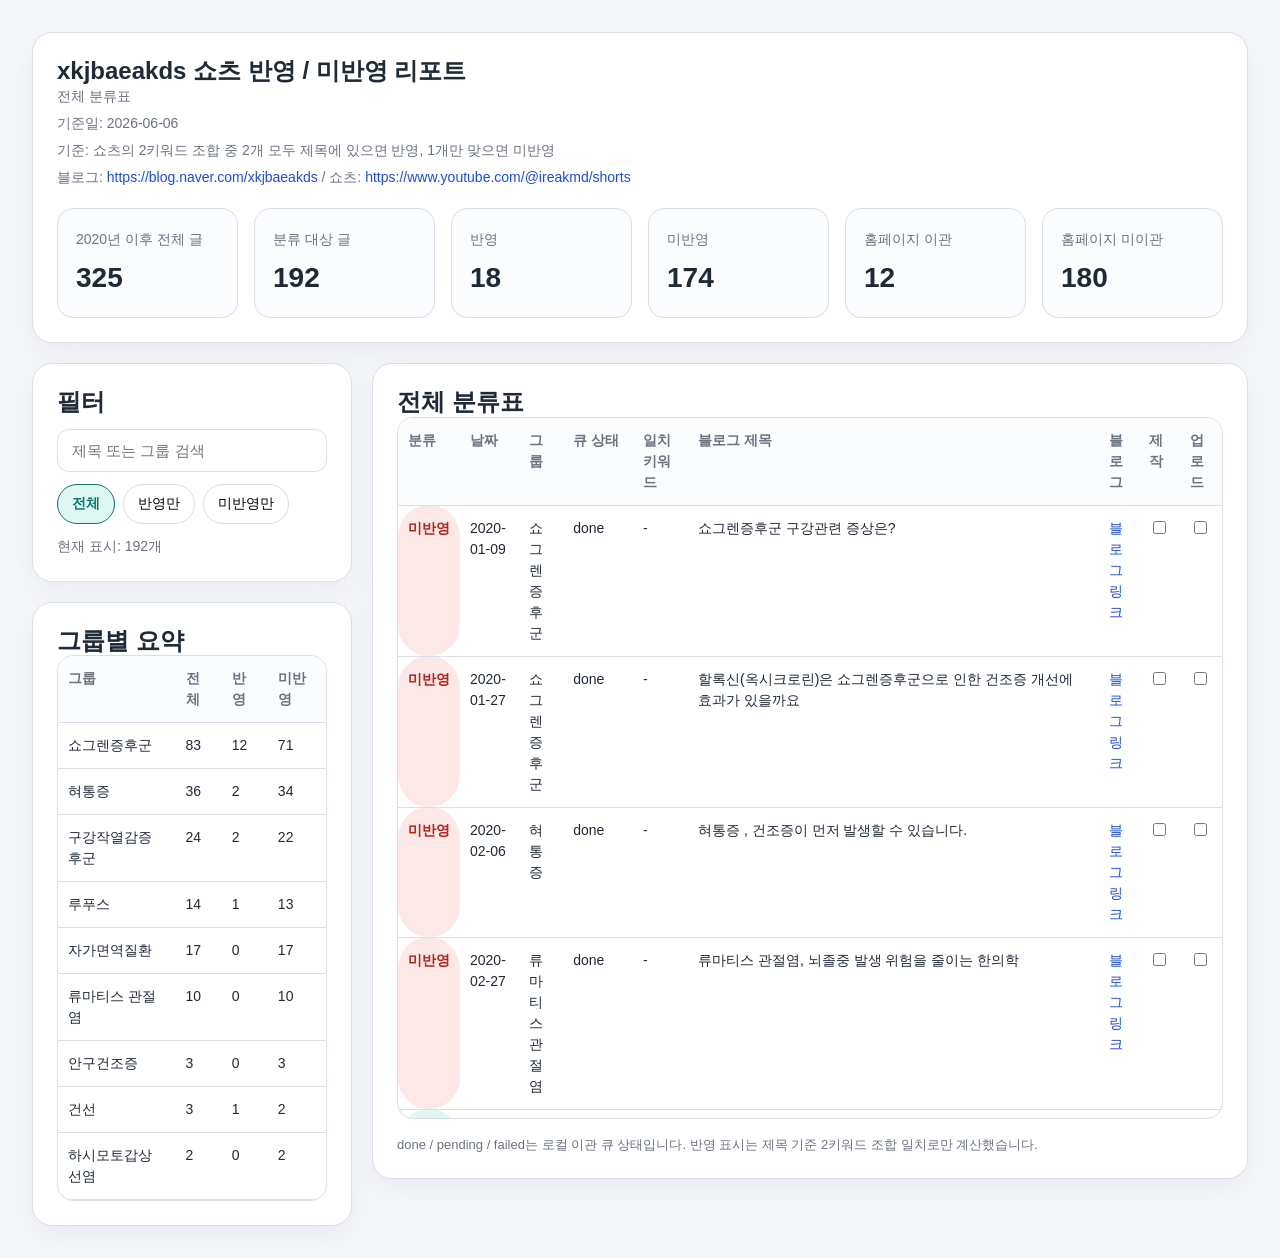
<file: apps/xkjbaeakds-shorts-report/match-report.html>
<!DOCTYPE html>
<html lang="ko">
<head>
  <meta charset="UTF-8">
  <meta name="viewport" content="width=device-width, initial-scale=1.0">
  <title>xkjbaeakds 쇼츠 반영 / 미반영 리포트</title>
  <style>
    :root {
      color-scheme: light;
      --bg: #f5f7fb;
      --card: #ffffff;
      --text: #1f2937;
      --muted: #6b7280;
      --line: #d9dee8;
      --accent: #0f766e;
      --accent-soft: #dff7f3;
      --danger: #b42318;
      --danger-soft: #fde8e8;
      --warn: #9a6700;
      --warn-soft: #fff3cd;
      --blue: #1d4ed8;
      --blue-soft: #dbeafe;
    }
    * { box-sizing: border-box; }
    body {
      margin: 0;
      padding: 32px;
      font-family: "Noto Sans KR", "Apple SD Gothic Neo", sans-serif;
      background: var(--bg);
      color: var(--text);
      line-height: 1.5;
    }
    .wrap {
      max-width: 1480px;
      margin: 0 auto;
    }
    .header, .card {
      background: var(--card);
      border: 1px solid var(--line);
      border-radius: 20px;
      padding: 24px;
      box-shadow: 0 10px 30px rgba(15, 23, 42, 0.05);
    }
    .header { margin-bottom: 20px; }
    h1, h2, h3 {
      margin: 0;
      line-height: 1.2;
    }
    p { margin: 0; }
    .muted {
      color: var(--muted);
      font-size: 14px;
    }
    .muted + .muted {
      margin-top: 6px;
    }
    .summary {
      display: grid;
      grid-template-columns: repeat(6, minmax(0, 1fr));
      gap: 16px;
      margin-top: 20px;
    }
    .metric {
      padding: 18px;
      border-radius: 16px;
      border: 1px solid var(--line);
      background: #fbfcfe;
    }
    .metric strong {
      display: block;
      font-size: 28px;
      margin-top: 6px;
    }
    .grid {
      display: grid;
      grid-template-columns: 320px minmax(0, 1fr);
      gap: 20px;
      align-items: start;
    }
    .side-stack {
      display: grid;
      gap: 20px;
    }
    .controls {
      display: grid;
      gap: 12px;
    }
    input[type="search"] {
      width: 100%;
      padding: 12px 14px;
      border: 1px solid var(--line);
      border-radius: 12px;
      font-size: 15px;
    }
    .btn-row {
      display: flex;
      flex-wrap: wrap;
      gap: 8px;
    }
    button {
      border: 1px solid var(--line);
      background: #fff;
      border-radius: 999px;
      padding: 10px 14px;
      font-size: 14px;
      cursor: pointer;
    }
    button.active,
    button.active-import {
      border-color: var(--accent);
      background: var(--accent-soft);
      color: var(--accent);
      font-weight: 700;
    }
    table {
      width: 100%;
      border-collapse: collapse;
    }
    th, td {
      padding: 12px 10px;
      border-bottom: 1px solid var(--line);
      text-align: left;
      vertical-align: top;
      font-size: 14px;
    }
    th {
      color: var(--muted);
      background: #fbfcfe;
      position: sticky;
      top: 0;
      z-index: 1;
    }
    .table-wrap {
      max-height: 78vh;
      overflow: auto;
      border: 1px solid var(--line);
      border-radius: 16px;
    }
    .title-cell {
      min-width: 380px;
    }
    .state-pill, .import-pill {
      font-weight: 700;
      white-space: nowrap;
      text-align: center;
      border-radius: 999px;
    }
    .is-reflected {
      color: var(--accent);
      background: var(--accent-soft);
    }
    .is-unreflected {
      color: var(--danger);
      background: var(--danger-soft);
    }
    .is-imported {
      color: var(--blue);
      background: var(--blue-soft);
    }
    .is-not-imported {
      color: var(--warn);
      background: var(--warn-soft);
    }
    .footer-note {
      margin-top: 16px;
      font-size: 13px;
      color: var(--muted);
    }
    .hidden-row {
      display: none;
    }
    a {
      color: #1d4ed8;
      text-decoration: none;
    }
    a:hover {
      text-decoration: underline;
    }
    @media (max-width: 1200px) {
      body { padding: 16px; }
      .grid {
        grid-template-columns: 1fr;
      }
      .summary {
        grid-template-columns: repeat(2, minmax(0, 1fr));
      }
      .title-cell {
        min-width: 280px;
      }
    }
  </style>
</head>
<body>
  <div class="wrap">
    <section class="header">
      <h1>xkjbaeakds 쇼츠 반영 / 미반영 리포트</h1>
      <p class="muted">전체 분류표</p>
      <p class="muted">기준일: 2026-06-06</p>
      <p class="muted">기준: 쇼츠의 2키워드 조합 중 2개 모두 제목에 있으면 반영, 1개만 맞으면 미반영</p>
      <p class="muted">블로그: <a href="https://blog.naver.com/xkjbaeakds" target="_blank" rel="noreferrer">https://blog.naver.com/xkjbaeakds</a> / 쇼츠: <a href="https://www.youtube.com/@ireakmd/shorts" target="_blank" rel="noreferrer">https://www.youtube.com/@ireakmd/shorts</a></p>
      <div class="summary">
        <div class="metric"><span class="muted">2020년 이후 전체 글</span><strong>325</strong></div>
        <div class="metric"><span class="muted">분류 대상 글</span><strong>192</strong></div>
        <div class="metric"><span class="muted">반영</span><strong>18</strong></div>
        <div class="metric"><span class="muted">미반영</span><strong>174</strong></div>
        <div class="metric"><span class="muted">홈페이지 이관</span><strong>12</strong></div>
        <div class="metric"><span class="muted">홈페이지 미이관</span><strong>180</strong></div>
      </div>
    </section>

    <section class="grid">
      <div class="side-stack">
        <div class="card controls">
          <h2>필터</h2>
          <input id="searchInput" type="search" placeholder="제목 또는 그룹 검색">
          <div class="btn-row">
            <button data-filter="all" class="active">전체</button>
            <button data-filter="reflected">반영만</button>
            <button data-filter="unreflected">미반영만</button>
          </div>
          
          <p id="visibleCount" class="muted"></p>
        </div>

        <div class="card">
          <h2>그룹별 요약</h2>
          <div class="table-wrap" style="max-height: none;">
            <table>
              <thead>
                <tr>
                  <th>그룹</th>
                  <th>전체</th>
                  <th>반영</th>
                  <th>미반영</th>
                  
                </tr>
              </thead>
              <tbody>
<tr>
  <td>쇼그렌증후군</td>
  <td>83</td>
  <td>12</td>
  <td>71</td>
  
</tr>
<tr>
  <td>혀통증</td>
  <td>36</td>
  <td>2</td>
  <td>34</td>
  
</tr>
<tr>
  <td>구강작열감증후군</td>
  <td>24</td>
  <td>2</td>
  <td>22</td>
  
</tr>
<tr>
  <td>루푸스</td>
  <td>14</td>
  <td>1</td>
  <td>13</td>
  
</tr>
<tr>
  <td>자가면역질환</td>
  <td>17</td>
  <td>0</td>
  <td>17</td>
  
</tr>
<tr>
  <td>류마티스 관절염</td>
  <td>10</td>
  <td>0</td>
  <td>10</td>
  
</tr>
<tr>
  <td>안구건조증</td>
  <td>3</td>
  <td>0</td>
  <td>3</td>
  
</tr>
<tr>
  <td>건선</td>
  <td>3</td>
  <td>1</td>
  <td>2</td>
  
</tr>
<tr>
  <td>하시모토갑상선염</td>
  <td>2</td>
  <td>0</td>
  <td>2</td>
  
</tr>
              </tbody>
            </table>
          </div>
        </div>
      </div>

      <div class="card">
        <h2>전체 분류표</h2>
        <div class="table-wrap">
          <table id="reportTable">
            <thead>
              <tr>
                <th>분류</th>
                <th>날짜</th>
                <th>그룹</th>
                <th>큐 상태</th>
                <th>일치 키워드</th>
                <th>블로그 제목</th>
                <th>블로그</th>
                
                <th>제작</th>
                <th>업로드</th>
              </tr>
            </thead>
            <tbody>
<tr data-state="unreflected" data-title="쇼그렌증후군구강관련증상은?" data-group="쇼그렌증후군" data-imported="imported" data-log-no="221765906954">
  <td class="state-pill is-unreflected">미반영</td>
  <td>2020-01-09</td>
  <td>쇼그렌증후군</td>
  <td>done</td>
  <td>-</td>
  <td class="title-cell">쇼그렌증후군 구강관련 증상은?</td>
  <td><a href="https://blog.naver.com/xkjbaeakds/221765906954" target="_blank" rel="noreferrer">블로그 링크</a></td>
  <td><input type="checkbox" class="task-check" data-check-kind="produced" data-log-no="221765906954" aria-label="제작 체크"></td>
  <td><input type="checkbox" class="task-check" data-check-kind="uploaded" data-log-no="221765906954" aria-label="업로드 체크"></td>
</tr>
<tr data-state="unreflected" data-title="할록신(옥시크로린)은쇼그렌증후군으로인한건조증개선에효과가있을까요" data-group="쇼그렌증후군" data-imported="imported" data-log-no="221787024640">
  <td class="state-pill is-unreflected">미반영</td>
  <td>2020-01-27</td>
  <td>쇼그렌증후군</td>
  <td>done</td>
  <td>-</td>
  <td class="title-cell">할록신(옥시크로린)은 쇼그렌증후군으로 인한 건조증 개선에 효과가 있을까요</td>
  <td><a href="https://blog.naver.com/xkjbaeakds/221787024640" target="_blank" rel="noreferrer">블로그 링크</a></td>
  <td><input type="checkbox" class="task-check" data-check-kind="produced" data-log-no="221787024640" aria-label="제작 체크"></td>
  <td><input type="checkbox" class="task-check" data-check-kind="uploaded" data-log-no="221787024640" aria-label="업로드 체크"></td>
</tr>
<tr data-state="unreflected" data-title="혀통증,건조증이먼저발생할수있습니다." data-group="혀통증" data-imported="imported" data-log-no="221799006734">
  <td class="state-pill is-unreflected">미반영</td>
  <td>2020-02-06</td>
  <td>혀통증</td>
  <td>done</td>
  <td>-</td>
  <td class="title-cell">혀통증 , 건조증이 먼저 발생할 수 있습니다.</td>
  <td><a href="https://blog.naver.com/xkjbaeakds/221799006734" target="_blank" rel="noreferrer">블로그 링크</a></td>
  <td><input type="checkbox" class="task-check" data-check-kind="produced" data-log-no="221799006734" aria-label="제작 체크"></td>
  <td><input type="checkbox" class="task-check" data-check-kind="uploaded" data-log-no="221799006734" aria-label="업로드 체크"></td>
</tr>
<tr data-state="unreflected" data-title="류마티스관절염,뇌졸중발생위험을줄이는한의학" data-group="류마티스관절염" data-imported="imported" data-log-no="221828261913">
  <td class="state-pill is-unreflected">미반영</td>
  <td>2020-02-27</td>
  <td>류마티스 관절염</td>
  <td>done</td>
  <td>-</td>
  <td class="title-cell">류마티스 관절염, 뇌졸중 발생 위험을 줄이는 한의학</td>
  <td><a href="https://blog.naver.com/xkjbaeakds/221828261913" target="_blank" rel="noreferrer">블로그 링크</a></td>
  <td><input type="checkbox" class="task-check" data-check-kind="produced" data-log-no="221828261913" aria-label="제작 체크"></td>
  <td><input type="checkbox" class="task-check" data-check-kind="uploaded" data-log-no="221828261913" aria-label="업로드 체크"></td>
</tr>
<tr data-state="reflected" data-title="류마티스관절염진행하면쇼그렌증후군의발생위험이높아집니다." data-group="쇼그렌증후군" data-imported="imported" data-log-no="221885874563">
  <td class="state-pill is-reflected">반영</td>
  <td>2020-04-01</td>
  <td>쇼그렌증후군</td>
  <td>done</td>
  <td>류마티스관절염</td>
  <td class="title-cell">류마티스 관절염 진행하면 쇼그렌증후군의 발생 위험이 높아집니다.</td>
  <td><a href="https://blog.naver.com/xkjbaeakds/221885874563" target="_blank" rel="noreferrer">블로그 링크</a></td>
  <td><input type="checkbox" class="task-check" data-check-kind="produced" data-log-no="221885874563" aria-label="제작 체크"></td>
  <td><input type="checkbox" class="task-check" data-check-kind="uploaded" data-log-no="221885874563" aria-label="업로드 체크"></td>
</tr>
<tr data-state="unreflected" data-title="포도막염,자가면역질환과관련될수있습니다." data-group="자가면역질환" data-imported="imported" data-log-no="221900171118">
  <td class="state-pill is-unreflected">미반영</td>
  <td>2020-04-09</td>
  <td>자가면역질환</td>
  <td>done</td>
  <td>-</td>
  <td class="title-cell">포도막염, 자가면역 질환과 관련될 수 있습니다.</td>
  <td><a href="https://blog.naver.com/xkjbaeakds/221900171118" target="_blank" rel="noreferrer">블로그 링크</a></td>
  <td><input type="checkbox" class="task-check" data-check-kind="produced" data-log-no="221900171118" aria-label="제작 체크"></td>
  <td><input type="checkbox" class="task-check" data-check-kind="uploaded" data-log-no="221900171118" aria-label="업로드 체크"></td>
</tr>
<tr data-state="unreflected" data-title="안구건조증과여성건강(자가면역질환과의관련성)" data-group="자가면역질환" data-imported="imported" data-log-no="221911308702">
  <td class="state-pill is-unreflected">미반영</td>
  <td>2020-04-16</td>
  <td>자가면역질환</td>
  <td>done</td>
  <td>-</td>
  <td class="title-cell">안구건조증과 여성 건강 (자가면역질환과의 관련성)</td>
  <td><a href="https://blog.naver.com/xkjbaeakds/221911308702" target="_blank" rel="noreferrer">블로그 링크</a></td>
  <td><input type="checkbox" class="task-check" data-check-kind="produced" data-log-no="221911308702" aria-label="제작 체크"></td>
  <td><input type="checkbox" class="task-check" data-check-kind="uploaded" data-log-no="221911308702" aria-label="업로드 체크"></td>
</tr>
<tr data-state="unreflected" data-title="구강작열감증후군-폐경기와구강건강" data-group="구강작열감증후군" data-imported="imported" data-log-no="221943680563">
  <td class="state-pill is-unreflected">미반영</td>
  <td>2020-05-03</td>
  <td>구강작열감증후군</td>
  <td>done</td>
  <td>-</td>
  <td class="title-cell">구강작열감 증후군 - 폐경기와 구강건강</td>
  <td><a href="https://blog.naver.com/xkjbaeakds/221943680563" target="_blank" rel="noreferrer">블로그 링크</a></td>
  <td><input type="checkbox" class="task-check" data-check-kind="produced" data-log-no="221943680563" aria-label="제작 체크"></td>
  <td><input type="checkbox" class="task-check" data-check-kind="uploaded" data-log-no="221943680563" aria-label="업로드 체크"></td>
</tr>
<tr data-state="unreflected" data-title="쇼그렌증후군환자분들의삶의질은어느정도일까요?" data-group="쇼그렌증후군" data-imported="imported" data-log-no="221973796897">
  <td class="state-pill is-unreflected">미반영</td>
  <td>2020-05-21</td>
  <td>쇼그렌증후군</td>
  <td>done</td>
  <td>-</td>
  <td class="title-cell">쇼그렌증후군 환자분들의 삶의 질은 어느정도 일까요?</td>
  <td><a href="https://blog.naver.com/xkjbaeakds/221973796897" target="_blank" rel="noreferrer">블로그 링크</a></td>
  <td><input type="checkbox" class="task-check" data-check-kind="produced" data-log-no="221973796897" aria-label="제작 체크"></td>
  <td><input type="checkbox" class="task-check" data-check-kind="uploaded" data-log-no="221973796897" aria-label="업로드 체크"></td>
</tr>
<tr data-state="unreflected" data-title="혀통증삶의질을떨어트리는매우힘든질환입니다" data-group="혀통증" data-imported="imported" data-log-no="221984689350">
  <td class="state-pill is-unreflected">미반영</td>
  <td>2020-05-30</td>
  <td>혀통증</td>
  <td>done</td>
  <td>-</td>
  <td class="title-cell">혀통증  삶의 질을 떨어트리는 매우 힘든 질환입니다</td>
  <td><a href="https://blog.naver.com/xkjbaeakds/221984689350" target="_blank" rel="noreferrer">블로그 링크</a></td>
  <td><input type="checkbox" class="task-check" data-check-kind="produced" data-log-no="221984689350" aria-label="제작 체크"></td>
  <td><input type="checkbox" class="task-check" data-check-kind="uploaded" data-log-no="221984689350" aria-label="업로드 체크"></td>
</tr>
<tr data-state="unreflected" data-title="비정형안면통증구강작열감증후군의공통점은?정신신체질환" data-group="구강작열감증후군" data-imported="imported" data-log-no="222029108795">
  <td class="state-pill is-unreflected">미반영</td>
  <td>2020-07-12</td>
  <td>구강작열감증후군</td>
  <td>done</td>
  <td>-</td>
  <td class="title-cell">비정형안면통증 구강작열감증후군의 공통점은? 정신신체질환</td>
  <td><a href="https://blog.naver.com/xkjbaeakds/222029108795" target="_blank" rel="noreferrer">블로그 링크</a></td>
  <td><input type="checkbox" class="task-check" data-check-kind="produced" data-log-no="222029108795" aria-label="제작 체크"></td>
  <td><input type="checkbox" class="task-check" data-check-kind="uploaded" data-log-no="222029108795" aria-label="업로드 체크"></td>
</tr>
<tr data-state="unreflected" data-title="쇼그렌증후군과갑상선기능저하증(하시모토갑상선염)" data-group="쇼그렌증후군" data-imported="not-imported" data-log-no="222044679949">
  <td class="state-pill is-unreflected">미반영</td>
  <td>2020-07-28</td>
  <td>쇼그렌증후군</td>
  <td>failed</td>
  <td>-</td>
  <td class="title-cell">쇼그렌증후군과 갑상선기능 저하증(하시모토 갑상선염)</td>
  <td><a href="https://blog.naver.com/xkjbaeakds/222044679949" target="_blank" rel="noreferrer">블로그 링크</a></td>
  <td><input type="checkbox" class="task-check" data-check-kind="produced" data-log-no="222044679949" aria-label="제작 체크"></td>
  <td><input type="checkbox" class="task-check" data-check-kind="uploaded" data-log-no="222044679949" aria-label="업로드 체크"></td>
</tr>
<tr data-state="unreflected" data-title="만성두드러기-자가면역질환과의연관성은" data-group="자가면역질환" data-imported="not-imported" data-log-no="222064822462">
  <td class="state-pill is-unreflected">미반영</td>
  <td>2020-08-19</td>
  <td>자가면역질환</td>
  <td>failed</td>
  <td>-</td>
  <td class="title-cell">만성 두드러기 - 자가면역질환과의 연관성은</td>
  <td><a href="https://blog.naver.com/xkjbaeakds/222064822462" target="_blank" rel="noreferrer">블로그 링크</a></td>
  <td><input type="checkbox" class="task-check" data-check-kind="produced" data-log-no="222064822462" aria-label="제작 체크"></td>
  <td><input type="checkbox" class="task-check" data-check-kind="uploaded" data-log-no="222064822462" aria-label="업로드 체크"></td>
</tr>
<tr data-state="unreflected" data-title="구함증입에서짠맛나는이유중구강작열감증후군" data-group="구강작열감증후군" data-imported="not-imported" data-log-no="222066350459">
  <td class="state-pill is-unreflected">미반영</td>
  <td>2020-08-20</td>
  <td>구강작열감증후군</td>
  <td>failed</td>
  <td>-</td>
  <td class="title-cell">구함증 입에서 짠맛 나는 이유 중 구강작열감증후군</td>
  <td><a href="https://blog.naver.com/xkjbaeakds/222066350459" target="_blank" rel="noreferrer">블로그 링크</a></td>
  <td><input type="checkbox" class="task-check" data-check-kind="produced" data-log-no="222066350459" aria-label="제작 체크"></td>
  <td><input type="checkbox" class="task-check" data-check-kind="uploaded" data-log-no="222066350459" aria-label="업로드 체크"></td>
</tr>
<tr data-state="unreflected" data-title="쇼그렌증후군,셀리악병이동반될수있습니다." data-group="쇼그렌증후군" data-imported="not-imported" data-log-no="222122395328">
  <td class="state-pill is-unreflected">미반영</td>
  <td>2020-10-21</td>
  <td>쇼그렌증후군</td>
  <td>failed</td>
  <td>-</td>
  <td class="title-cell">쇼그렌증후군 , 셀리악병이 동반될 수 있습니다.</td>
  <td><a href="https://blog.naver.com/xkjbaeakds/222122395328" target="_blank" rel="noreferrer">블로그 링크</a></td>
  <td><input type="checkbox" class="task-check" data-check-kind="produced" data-log-no="222122395328" aria-label="제작 체크"></td>
  <td><input type="checkbox" class="task-check" data-check-kind="uploaded" data-log-no="222122395328" aria-label="업로드 체크"></td>
</tr>
<tr data-state="unreflected" data-title="구강작열감증후군-구강편평태선으로혀가아픈이유" data-group="구강작열감증후군" data-imported="not-imported" data-log-no="222127390702">
  <td class="state-pill is-unreflected">미반영</td>
  <td>2020-10-26</td>
  <td>구강작열감증후군</td>
  <td>failed</td>
  <td>-</td>
  <td class="title-cell">구강작열감 증후군 - 구강 편평태선으로 혀가 아픈 이유</td>
  <td><a href="https://blog.naver.com/xkjbaeakds/222127390702" target="_blank" rel="noreferrer">블로그 링크</a></td>
  <td><input type="checkbox" class="task-check" data-check-kind="produced" data-log-no="222127390702" aria-label="제작 체크"></td>
  <td><input type="checkbox" class="task-check" data-check-kind="uploaded" data-log-no="222127390702" aria-label="업로드 체크"></td>
</tr>
<tr data-state="unreflected" data-title="섬유근육통환자들에게나타나는구강증상혀통증작열감" data-group="혀통증" data-imported="not-imported" data-log-no="222161666548">
  <td class="state-pill is-unreflected">미반영</td>
  <td>2020-12-03</td>
  <td>혀통증</td>
  <td>failed</td>
  <td>-</td>
  <td class="title-cell">섬유근육통 환자들에게 나타나는 구강 증상 혀 통증 작열감</td>
  <td><a href="https://blog.naver.com/xkjbaeakds/222161666548" target="_blank" rel="noreferrer">블로그 링크</a></td>
  <td><input type="checkbox" class="task-check" data-check-kind="produced" data-log-no="222161666548" aria-label="제작 체크"></td>
  <td><input type="checkbox" class="task-check" data-check-kind="uploaded" data-log-no="222161666548" aria-label="업로드 체크"></td>
</tr>
<tr data-state="unreflected" data-title="쇼그렌증후군-사지무력증을동반한말초신경병증이초기증상일수있습니다." data-group="쇼그렌증후군" data-imported="not-imported" data-log-no="222167424992">
  <td class="state-pill is-unreflected">미반영</td>
  <td>2020-12-08</td>
  <td>쇼그렌증후군</td>
  <td>failed</td>
  <td>-</td>
  <td class="title-cell">쇼그렌증후군 - 사지무력증을 동반한 말초신경병증이 초기증상일 수 있습니다.</td>
  <td><a href="https://blog.naver.com/xkjbaeakds/222167424992" target="_blank" rel="noreferrer">블로그 링크</a></td>
  <td><input type="checkbox" class="task-check" data-check-kind="produced" data-log-no="222167424992" aria-label="제작 체크"></td>
  <td><input type="checkbox" class="task-check" data-check-kind="uploaded" data-log-no="222167424992" aria-label="업로드 체크"></td>
</tr>
<tr data-state="unreflected" data-title="혀통증-강박증(obsessive-compulsive)은악화요인이될수있습니다." data-group="혀통증" data-imported="not-imported" data-log-no="222171709960">
  <td class="state-pill is-unreflected">미반영</td>
  <td>2020-12-12</td>
  <td>혀통증</td>
  <td>pending</td>
  <td>-</td>
  <td class="title-cell">혀통증 - 강박증(obsessive-compulsive)은 악화 요인이 될 수 있습니다.</td>
  <td><a href="https://blog.naver.com/xkjbaeakds/222171709960" target="_blank" rel="noreferrer">블로그 링크</a></td>
  <td><input type="checkbox" class="task-check" data-check-kind="produced" data-log-no="222171709960" aria-label="제작 체크"></td>
  <td><input type="checkbox" class="task-check" data-check-kind="uploaded" data-log-no="222171709960" aria-label="업로드 체크"></td>
</tr>
<tr data-state="unreflected" data-title="파킨슨병환자분에게혀통증구강작열감증후군" data-group="혀통증" data-imported="not-imported" data-log-no="222180200479">
  <td class="state-pill is-unreflected">미반영</td>
  <td>2020-12-20</td>
  <td>혀통증</td>
  <td>pending</td>
  <td>-</td>
  <td class="title-cell">파킨슨병 환자분에게 혀통증 구강작열감 증후군</td>
  <td><a href="https://blog.naver.com/xkjbaeakds/222180200479" target="_blank" rel="noreferrer">블로그 링크</a></td>
  <td><input type="checkbox" class="task-check" data-check-kind="produced" data-log-no="222180200479" aria-label="제작 체크"></td>
  <td><input type="checkbox" class="task-check" data-check-kind="uploaded" data-log-no="222180200479" aria-label="업로드 체크"></td>
</tr>
<tr data-state="unreflected" data-title="루푸스환자혈액검사에서ana가정상으로돌아온다면?" data-group="루푸스" data-imported="not-imported" data-log-no="222186559420">
  <td class="state-pill is-unreflected">미반영</td>
  <td>2020-12-26</td>
  <td>루푸스</td>
  <td>pending</td>
  <td>-</td>
  <td class="title-cell">루푸스 환자 혈액검사에서 ANA가 정상으로 돌아온다면?</td>
  <td><a href="https://blog.naver.com/xkjbaeakds/222186559420" target="_blank" rel="noreferrer">블로그 링크</a></td>
  <td><input type="checkbox" class="task-check" data-check-kind="produced" data-log-no="222186559420" aria-label="제작 체크"></td>
  <td><input type="checkbox" class="task-check" data-check-kind="uploaded" data-log-no="222186559420" aria-label="업로드 체크"></td>
</tr>
<tr data-state="unreflected" data-title="쇼그렌증후군의원인-오랜기간지속된스트레스" data-group="쇼그렌증후군" data-imported="not-imported" data-log-no="222237104879">
  <td class="state-pill is-unreflected">미반영</td>
  <td>2021-02-08</td>
  <td>쇼그렌증후군</td>
  <td>pending</td>
  <td>-</td>
  <td class="title-cell">쇼그렌증후군의 원인 - 오랜 기간 지속된 스트레스</td>
  <td><a href="https://blog.naver.com/xkjbaeakds/222237104879" target="_blank" rel="noreferrer">블로그 링크</a></td>
  <td><input type="checkbox" class="task-check" data-check-kind="produced" data-log-no="222237104879" aria-label="제작 체크"></td>
  <td><input type="checkbox" class="task-check" data-check-kind="uploaded" data-log-no="222237104879" aria-label="업로드 체크"></td>
</tr>
<tr data-state="unreflected" data-title="쇼그렌증후군예방접종(vaccine)어떻게해야할까요?" data-group="쇼그렌증후군" data-imported="imported" data-log-no="222242599482">
  <td class="state-pill is-unreflected">미반영</td>
  <td>2021-02-13</td>
  <td>쇼그렌증후군</td>
  <td>pending</td>
  <td>-</td>
  <td class="title-cell">쇼그렌증후군 예방접종(vaccine) 어떻게 해야 할까요?</td>
  <td><a href="https://blog.naver.com/xkjbaeakds/222242599482" target="_blank" rel="noreferrer">블로그 링크</a></td>
  <td><input type="checkbox" class="task-check" data-check-kind="produced" data-log-no="222242599482" aria-label="제작 체크"></td>
  <td><input type="checkbox" class="task-check" data-check-kind="uploaded" data-log-no="222242599482" aria-label="업로드 체크"></td>
</tr>
<tr data-state="unreflected" data-title="저보체혈증(hypocomplementemia)와쇼그렌증후군활성" data-group="쇼그렌증후군" data-imported="not-imported" data-log-no="222265192430">
  <td class="state-pill is-unreflected">미반영</td>
  <td>2021-03-05</td>
  <td>쇼그렌증후군</td>
  <td>pending</td>
  <td>-</td>
  <td class="title-cell">저보체혈증(hypocomplementemia)와 쇼그렌증후군 활성</td>
  <td><a href="https://blog.naver.com/xkjbaeakds/222265192430" target="_blank" rel="noreferrer">블로그 링크</a></td>
  <td><input type="checkbox" class="task-check" data-check-kind="produced" data-log-no="222265192430" aria-label="제작 체크"></td>
  <td><input type="checkbox" class="task-check" data-check-kind="uploaded" data-log-no="222265192430" aria-label="업로드 체크"></td>
</tr>
<tr data-state="unreflected" data-title="마스크사용이안구건조증악화요인이될까요?" data-group="안구건조증" data-imported="not-imported" data-log-no="222290297702">
  <td class="state-pill is-unreflected">미반영</td>
  <td>2021-03-28</td>
  <td>안구건조증</td>
  <td>pending</td>
  <td>-</td>
  <td class="title-cell">마스크 사용이 안구건조증 악화 요인이 될까요?</td>
  <td><a href="https://blog.naver.com/xkjbaeakds/222290297702" target="_blank" rel="noreferrer">블로그 링크</a></td>
  <td><input type="checkbox" class="task-check" data-check-kind="produced" data-log-no="222290297702" aria-label="제작 체크"></td>
  <td><input type="checkbox" class="task-check" data-check-kind="uploaded" data-log-no="222290297702" aria-label="업로드 체크"></td>
</tr>
<tr data-state="unreflected" data-title="구강작열감증후군혀통증치약사용도주의해야합니다" data-group="혀통증" data-imported="not-imported" data-log-no="222292824687">
  <td class="state-pill is-unreflected">미반영</td>
  <td>2021-03-30</td>
  <td>혀통증</td>
  <td>pending</td>
  <td>-</td>
  <td class="title-cell">구강작열감 증후군 혀 통증 치약 사용도 주의해야 합니다</td>
  <td><a href="https://blog.naver.com/xkjbaeakds/222292824687" target="_blank" rel="noreferrer">블로그 링크</a></td>
  <td><input type="checkbox" class="task-check" data-check-kind="produced" data-log-no="222292824687" aria-label="제작 체크"></td>
  <td><input type="checkbox" class="task-check" data-check-kind="uploaded" data-log-no="222292824687" aria-label="업로드 체크"></td>
</tr>
<tr data-state="unreflected" data-title="쇼그렌증후군과근골격계증상-인천송도이레한의원" data-group="쇼그렌증후군" data-imported="not-imported" data-log-no="222309777744">
  <td class="state-pill is-unreflected">미반영</td>
  <td>2021-04-14</td>
  <td>쇼그렌증후군</td>
  <td>pending</td>
  <td>-</td>
  <td class="title-cell">쇼그렌증후군과 근골격계 증상 - 인천 송도 이레한의원</td>
  <td><a href="https://blog.naver.com/xkjbaeakds/222309777744" target="_blank" rel="noreferrer">블로그 링크</a></td>
  <td><input type="checkbox" class="task-check" data-check-kind="produced" data-log-no="222309777744" aria-label="제작 체크"></td>
  <td><input type="checkbox" class="task-check" data-check-kind="uploaded" data-log-no="222309777744" aria-label="업로드 체크"></td>
</tr>
<tr data-state="unreflected" data-title="특발성혈소판감소성자반증(itp)자가면역질환으로루푸스발생위험이높아집니다." data-group="루푸스" data-imported="not-imported" data-log-no="222349463277">
  <td class="state-pill is-unreflected">미반영</td>
  <td>2021-05-13</td>
  <td>루푸스</td>
  <td>pending</td>
  <td>-</td>
  <td class="title-cell">특발성 혈소판 감소성 자반증(ITP) 자가면역질환으로 루푸스 발생 위험이 높아집니다.</td>
  <td><a href="https://blog.naver.com/xkjbaeakds/222349463277" target="_blank" rel="noreferrer">블로그 링크</a></td>
  <td><input type="checkbox" class="task-check" data-check-kind="produced" data-log-no="222349463277" aria-label="제작 체크"></td>
  <td><input type="checkbox" class="task-check" data-check-kind="uploaded" data-log-no="222349463277" aria-label="업로드 체크"></td>
</tr>
<tr data-state="unreflected" data-title="자가면역질환과covid-19(코로나)감염관련성은" data-group="자가면역질환" data-imported="not-imported" data-log-no="222370448886">
  <td class="state-pill is-unreflected">미반영</td>
  <td>2021-05-27</td>
  <td>자가면역질환</td>
  <td>pending</td>
  <td>-</td>
  <td class="title-cell">자가면역질환과 covid-19 (코로나) 감염 관련성은</td>
  <td><a href="https://blog.naver.com/xkjbaeakds/222370448886" target="_blank" rel="noreferrer">블로그 링크</a></td>
  <td><input type="checkbox" class="task-check" data-check-kind="produced" data-log-no="222370448886" aria-label="제작 체크"></td>
  <td><input type="checkbox" class="task-check" data-check-kind="uploaded" data-log-no="222370448886" aria-label="업로드 체크"></td>
</tr>
<tr data-state="unreflected" data-title="쇼그렌증후군증상-혈관염(vasculitis)" data-group="쇼그렌증후군" data-imported="not-imported" data-log-no="222386917289">
  <td class="state-pill is-unreflected">미반영</td>
  <td>2021-06-06</td>
  <td>쇼그렌증후군</td>
  <td>pending</td>
  <td>-</td>
  <td class="title-cell">쇼그렌증후군 증상 - 혈관염(vasculitis)</td>
  <td><a href="https://blog.naver.com/xkjbaeakds/222386917289" target="_blank" rel="noreferrer">블로그 링크</a></td>
  <td><input type="checkbox" class="task-check" data-check-kind="produced" data-log-no="222386917289" aria-label="제작 체크"></td>
  <td><input type="checkbox" class="task-check" data-check-kind="uploaded" data-log-no="222386917289" aria-label="업로드 체크"></td>
</tr>
<tr data-state="unreflected" data-title="당뇨환자에게나타나는혀통증,구강작열감증후군일수있습니다" data-group="혀통증" data-imported="not-imported" data-log-no="222407998314">
  <td class="state-pill is-unreflected">미반영</td>
  <td>2021-06-23</td>
  <td>혀통증</td>
  <td>pending</td>
  <td>-</td>
  <td class="title-cell">당뇨 환자에게 나타나는 혀 통증, 구강작열감 증후군일 수 있습니다</td>
  <td><a href="https://blog.naver.com/xkjbaeakds/222407998314" target="_blank" rel="noreferrer">블로그 링크</a></td>
  <td><input type="checkbox" class="task-check" data-check-kind="produced" data-log-no="222407998314" aria-label="제작 체크"></td>
  <td><input type="checkbox" class="task-check" data-check-kind="uploaded" data-log-no="222407998314" aria-label="업로드 체크"></td>
</tr>
<tr data-state="unreflected" data-title="잇몸이물감이빨이물감낀느낌은구강작열감증후군때문일수도" data-group="구강작열감증후군" data-imported="not-imported" data-log-no="222476251438">
  <td class="state-pill is-unreflected">미반영</td>
  <td>2021-08-19</td>
  <td>구강작열감증후군</td>
  <td>pending</td>
  <td>-</td>
  <td class="title-cell">잇몸 이물감 이빨 이물감 낀 느낌은 구강작열감증후군 때문일 수도</td>
  <td><a href="https://blog.naver.com/xkjbaeakds/222476251438" target="_blank" rel="noreferrer">블로그 링크</a></td>
  <td><input type="checkbox" class="task-check" data-check-kind="produced" data-log-no="222476251438" aria-label="제작 체크"></td>
  <td><input type="checkbox" class="task-check" data-check-kind="uploaded" data-log-no="222476251438" aria-label="업로드 체크"></td>
</tr>
<tr data-state="unreflected" data-title="구강작열감증후군치료약은어느정도효과가있을까요" data-group="구강작열감증후군" data-imported="not-imported" data-log-no="222496149170">
  <td class="state-pill is-unreflected">미반영</td>
  <td>2021-09-05</td>
  <td>구강작열감증후군</td>
  <td>pending</td>
  <td>-</td>
  <td class="title-cell">구강작열감 증후군 치료약은 어느정도 효과가 있을까요</td>
  <td><a href="https://blog.naver.com/xkjbaeakds/222496149170" target="_blank" rel="noreferrer">블로그 링크</a></td>
  <td><input type="checkbox" class="task-check" data-check-kind="produced" data-log-no="222496149170" aria-label="제작 체크"></td>
  <td><input type="checkbox" class="task-check" data-check-kind="uploaded" data-log-no="222496149170" aria-label="업로드 체크"></td>
</tr>
<tr data-state="unreflected" data-title="늑막염(pleuritis)쇼그렌증후군의초기증상일수있습니다" data-group="쇼그렌증후군" data-imported="not-imported" data-log-no="222508267546">
  <td class="state-pill is-unreflected">미반영</td>
  <td>2021-09-16</td>
  <td>쇼그렌증후군</td>
  <td>pending</td>
  <td>-</td>
  <td class="title-cell">늑막염(pleuritis) 쇼그렌증후군의 초기 증상 일 수 있습니다</td>
  <td><a href="https://blog.naver.com/xkjbaeakds/222508267546" target="_blank" rel="noreferrer">블로그 링크</a></td>
  <td><input type="checkbox" class="task-check" data-check-kind="produced" data-log-no="222508267546" aria-label="제작 체크"></td>
  <td><input type="checkbox" class="task-check" data-check-kind="uploaded" data-log-no="222508267546" aria-label="업로드 체크"></td>
</tr>
<tr data-state="unreflected" data-title="혀통증환자에게나타나는인지기능저하,머리가멍한증상" data-group="혀통증" data-imported="not-imported" data-log-no="222517782485">
  <td class="state-pill is-unreflected">미반영</td>
  <td>2021-09-26</td>
  <td>혀통증</td>
  <td>pending</td>
  <td>-</td>
  <td class="title-cell">혀통증 환자에게 나타나는 인지기능 저하, 머리가 멍한 증상</td>
  <td><a href="https://blog.naver.com/xkjbaeakds/222517782485" target="_blank" rel="noreferrer">블로그 링크</a></td>
  <td><input type="checkbox" class="task-check" data-check-kind="produced" data-log-no="222517782485" aria-label="제작 체크"></td>
  <td><input type="checkbox" class="task-check" data-check-kind="uploaded" data-log-no="222517782485" aria-label="업로드 체크"></td>
</tr>
<tr data-state="unreflected" data-title="전신홍반루푸스환자에게나타나는안구건조증과이차성쇼그렌증후군" data-group="쇼그렌증후군" data-imported="not-imported" data-log-no="222525592437">
  <td class="state-pill is-unreflected">미반영</td>
  <td>2021-10-03</td>
  <td>쇼그렌증후군</td>
  <td>pending</td>
  <td>-</td>
  <td class="title-cell">전신 홍반 루푸스 환자에게 나타나는 안구건조증과 이차성 쇼그렌증후군</td>
  <td><a href="https://blog.naver.com/xkjbaeakds/222525592437" target="_blank" rel="noreferrer">블로그 링크</a></td>
  <td><input type="checkbox" class="task-check" data-check-kind="produced" data-log-no="222525592437" aria-label="제작 체크"></td>
  <td><input type="checkbox" class="task-check" data-check-kind="uploaded" data-log-no="222525592437" aria-label="업로드 체크"></td>
</tr>
<tr data-state="unreflected" data-title="코로나백신접종후유증으로발생한경피증신위기(renalcrisis),루푸스신증,사구체신염" data-group="루푸스" data-imported="not-imported" data-log-no="222531367941">
  <td class="state-pill is-unreflected">미반영</td>
  <td>2021-10-08</td>
  <td>루푸스</td>
  <td>pending</td>
  <td>-</td>
  <td class="title-cell">코로나 백신 접종 후유증으로 발생한 경피증 신위기(renal crisis), 루푸스신증, 사구체신염</td>
  <td><a href="https://blog.naver.com/xkjbaeakds/222531367941" target="_blank" rel="noreferrer">블로그 링크</a></td>
  <td><input type="checkbox" class="task-check" data-check-kind="produced" data-log-no="222531367941" aria-label="제작 체크"></td>
  <td><input type="checkbox" class="task-check" data-check-kind="uploaded" data-log-no="222531367941" aria-label="업로드 체크"></td>
</tr>
<tr data-state="unreflected" data-title="하시모토갑상선염과parkinson&#39;sdisease-자가면역질환의관련성인천파킨슨병치료한의원" data-group="자가면역질환" data-imported="not-imported" data-log-no="222558603503">
  <td class="state-pill is-unreflected">미반영</td>
  <td>2021-11-04</td>
  <td>자가면역질환</td>
  <td>pending</td>
  <td>-</td>
  <td class="title-cell">하시모토갑상선염과 Parkinson&#39;s disease - 자가면역질환의 관련성 인천 파킨슨병 치료 한의원</td>
  <td><a href="https://blog.naver.com/xkjbaeakds/222558603503" target="_blank" rel="noreferrer">블로그 링크</a></td>
  <td><input type="checkbox" class="task-check" data-check-kind="produced" data-log-no="222558603503" aria-label="제작 체크"></td>
  <td><input type="checkbox" class="task-check" data-check-kind="uploaded" data-log-no="222558603503" aria-label="업로드 체크"></td>
</tr>
<tr data-state="unreflected" data-title="전신홍반루푸스(lupus)여성의임신과출산은" data-group="루푸스" data-imported="not-imported" data-log-no="222562070934">
  <td class="state-pill is-unreflected">미반영</td>
  <td>2021-11-08</td>
  <td>루푸스</td>
  <td>pending</td>
  <td>-</td>
  <td class="title-cell">전신 홍반 루푸스(lupus) 여성의 임신과 출산은</td>
  <td><a href="https://blog.naver.com/xkjbaeakds/222562070934" target="_blank" rel="noreferrer">블로그 링크</a></td>
  <td><input type="checkbox" class="task-check" data-check-kind="produced" data-log-no="222562070934" aria-label="제작 체크"></td>
  <td><input type="checkbox" class="task-check" data-check-kind="uploaded" data-log-no="222562070934" aria-label="업로드 체크"></td>
</tr>
<tr data-state="unreflected" data-title="인천편두통이레한의원-migraine은자가면역질환의특징이있습니다" data-group="자가면역질환" data-imported="not-imported" data-log-no="222574952918">
  <td class="state-pill is-unreflected">미반영</td>
  <td>2021-11-21</td>
  <td>자가면역질환</td>
  <td>pending</td>
  <td>-</td>
  <td class="title-cell">인천 편두통 이레 한의원 - Migraine은 자가면역질환의 특징이 있습니다</td>
  <td><a href="https://blog.naver.com/xkjbaeakds/222574952918" target="_blank" rel="noreferrer">블로그 링크</a></td>
  <td><input type="checkbox" class="task-check" data-check-kind="produced" data-log-no="222574952918" aria-label="제작 체크"></td>
  <td><input type="checkbox" class="task-check" data-check-kind="uploaded" data-log-no="222574952918" aria-label="업로드 체크"></td>
</tr>
<tr data-state="unreflected" data-title="원형탈모와자가면역성갑상선질환(그레이브스병,하시모토갑상선염)관련성은" data-group="하시모토갑상선염" data-imported="not-imported" data-log-no="222577414029">
  <td class="state-pill is-unreflected">미반영</td>
  <td>2021-11-24</td>
  <td>하시모토갑상선염</td>
  <td>pending</td>
  <td>-</td>
  <td class="title-cell">원형탈모와 자가면역성 갑상선질환 (그레이브스병, 하시모토 갑상선염) 관련성은</td>
  <td><a href="https://blog.naver.com/xkjbaeakds/222577414029" target="_blank" rel="noreferrer">블로그 링크</a></td>
  <td><input type="checkbox" class="task-check" data-check-kind="produced" data-log-no="222577414029" aria-label="제작 체크"></td>
  <td><input type="checkbox" class="task-check" data-check-kind="uploaded" data-log-no="222577414029" aria-label="업로드 체크"></td>
</tr>
<tr data-state="unreflected" data-title="쇼그렌증후군산모에게발생한혈전성혈소판감소성자반증(ttp)" data-group="쇼그렌증후군" data-imported="not-imported" data-log-no="222591557795">
  <td class="state-pill is-unreflected">미반영</td>
  <td>2021-12-09</td>
  <td>쇼그렌증후군</td>
  <td>pending</td>
  <td>-</td>
  <td class="title-cell">쇼그렌증후군 산모에게 발생한 혈전성 혈소판감소성 자반증(TTP)</td>
  <td><a href="https://blog.naver.com/xkjbaeakds/222591557795" target="_blank" rel="noreferrer">블로그 링크</a></td>
  <td><input type="checkbox" class="task-check" data-check-kind="produced" data-log-no="222591557795" aria-label="제작 체크"></td>
  <td><input type="checkbox" class="task-check" data-check-kind="uploaded" data-log-no="222591557795" aria-label="업로드 체크"></td>
</tr>
<tr data-state="unreflected" data-title="혀통증원인이되는구강작열감증후군-불안증우울증스트레스관련성은" data-group="혀통증" data-imported="not-imported" data-log-no="222593680899">
  <td class="state-pill is-unreflected">미반영</td>
  <td>2021-12-12</td>
  <td>혀통증</td>
  <td>pending</td>
  <td>-</td>
  <td class="title-cell">혀통증 원인이 되는 구강작열감증후군 - 불안증 우울증 스트레스 관련성은</td>
  <td><a href="https://blog.naver.com/xkjbaeakds/222593680899" target="_blank" rel="noreferrer">블로그 링크</a></td>
  <td><input type="checkbox" class="task-check" data-check-kind="produced" data-log-no="222593680899" aria-label="제작 체크"></td>
  <td><input type="checkbox" class="task-check" data-check-kind="uploaded" data-log-no="222593680899" aria-label="업로드 체크"></td>
</tr>
<tr data-state="unreflected" data-title="만성포도막염예후와자가면역질환관련성" data-group="자가면역질환" data-imported="not-imported" data-log-no="222607498710">
  <td class="state-pill is-unreflected">미반영</td>
  <td>2021-12-29</td>
  <td>자가면역질환</td>
  <td>pending</td>
  <td>-</td>
  <td class="title-cell">만성 포도막염 예후와 자가면역질환 관련성</td>
  <td><a href="https://blog.naver.com/xkjbaeakds/222607498710" target="_blank" rel="noreferrer">블로그 링크</a></td>
  <td><input type="checkbox" class="task-check" data-check-kind="produced" data-log-no="222607498710" aria-label="제작 체크"></td>
  <td><input type="checkbox" class="task-check" data-check-kind="uploaded" data-log-no="222607498710" aria-label="업로드 체크"></td>
</tr>
<tr data-state="unreflected" data-title="쇼그렌증후군환자가코로나감염이된다면" data-group="쇼그렌증후군" data-imported="not-imported" data-log-no="222616541710">
  <td class="state-pill is-unreflected">미반영</td>
  <td>2022-01-08</td>
  <td>쇼그렌증후군</td>
  <td>pending</td>
  <td>-</td>
  <td class="title-cell">쇼그렌증후군 환자가 코로나 감염이 된다면</td>
  <td><a href="https://blog.naver.com/xkjbaeakds/222616541710" target="_blank" rel="noreferrer">블로그 링크</a></td>
  <td><input type="checkbox" class="task-check" data-check-kind="produced" data-log-no="222616541710" aria-label="제작 체크"></td>
  <td><input type="checkbox" class="task-check" data-check-kind="uploaded" data-log-no="222616541710" aria-label="업로드 체크"></td>
</tr>
<tr data-state="unreflected" data-title="전신경화증환자와보호자의삶의질에큰영향을주는자가면역질환입니다" data-group="자가면역질환" data-imported="not-imported" data-log-no="222621146811">
  <td class="state-pill is-unreflected">미반영</td>
  <td>2022-01-13</td>
  <td>자가면역질환</td>
  <td>pending</td>
  <td>-</td>
  <td class="title-cell">전신경화증 환자와 보호자의 삶의 질에 큰 영향을 주는 자가면역질환입니다</td>
  <td><a href="https://blog.naver.com/xkjbaeakds/222621146811" target="_blank" rel="noreferrer">블로그 링크</a></td>
  <td><input type="checkbox" class="task-check" data-check-kind="produced" data-log-no="222621146811" aria-label="제작 체크"></td>
  <td><input type="checkbox" class="task-check" data-check-kind="uploaded" data-log-no="222621146811" aria-label="업로드 체크"></td>
</tr>
<tr data-state="unreflected" data-title="쇼그렌증후군등자가면역질환에발생하는조기관상동맥질환" data-group="쇼그렌증후군" data-imported="not-imported" data-log-no="222634612385">
  <td class="state-pill is-unreflected">미반영</td>
  <td>2022-01-29</td>
  <td>쇼그렌증후군</td>
  <td>pending</td>
  <td>-</td>
  <td class="title-cell">쇼그렌증후군 등 자가면역질환에 발생하는 조기 관상동맥 질환</td>
  <td><a href="https://blog.naver.com/xkjbaeakds/222634612385" target="_blank" rel="noreferrer">블로그 링크</a></td>
  <td><input type="checkbox" class="task-check" data-check-kind="produced" data-log-no="222634612385" aria-label="제작 체크"></td>
  <td><input type="checkbox" class="task-check" data-check-kind="uploaded" data-log-no="222634612385" aria-label="업로드 체크"></td>
</tr>
<tr data-state="unreflected" data-title="쇼그렌증후군호흡기증상폐질환-만성기침의원인" data-group="쇼그렌증후군" data-imported="not-imported" data-log-no="222643209668">
  <td class="state-pill is-unreflected">미반영</td>
  <td>2022-02-09</td>
  <td>쇼그렌증후군</td>
  <td>pending</td>
  <td>-</td>
  <td class="title-cell">쇼그렌증후군 호흡기 증상 폐질환 - 만성 기침의 원인</td>
  <td><a href="https://blog.naver.com/xkjbaeakds/222643209668" target="_blank" rel="noreferrer">블로그 링크</a></td>
  <td><input type="checkbox" class="task-check" data-check-kind="produced" data-log-no="222643209668" aria-label="제작 체크"></td>
  <td><input type="checkbox" class="task-check" data-check-kind="uploaded" data-log-no="222643209668" aria-label="업로드 체크"></td>
</tr>
<tr data-state="unreflected" data-title="mrna백신접종이후발생할수있는자가면역질환" data-group="자가면역질환" data-imported="not-imported" data-log-no="222647151536">
  <td class="state-pill is-unreflected">미반영</td>
  <td>2022-02-14</td>
  <td>자가면역질환</td>
  <td>pending</td>
  <td>-</td>
  <td class="title-cell">mRNA 백신 접종 이후 발생할 수 있는 자가면역질환</td>
  <td><a href="https://blog.naver.com/xkjbaeakds/222647151536" target="_blank" rel="noreferrer">블로그 링크</a></td>
  <td><input type="checkbox" class="task-check" data-check-kind="produced" data-log-no="222647151536" aria-label="제작 체크"></td>
  <td><input type="checkbox" class="task-check" data-check-kind="uploaded" data-log-no="222647151536" aria-label="업로드 체크"></td>
</tr>
<tr data-state="unreflected" data-title="회귀성류머티즘재발성류마티즘-류마티스관절염의전단계일까요?" data-group="류마티스관절염" data-imported="not-imported" data-log-no="222650329334">
  <td class="state-pill is-unreflected">미반영</td>
  <td>2022-02-17</td>
  <td>류마티스 관절염</td>
  <td>pending</td>
  <td>-</td>
  <td class="title-cell">회귀성 류머티즘 재발성 류마티즘 - 류마티스 관절염의 전단계 일까요?</td>
  <td><a href="https://blog.naver.com/xkjbaeakds/222650329334" target="_blank" rel="noreferrer">블로그 링크</a></td>
  <td><input type="checkbox" class="task-check" data-check-kind="produced" data-log-no="222650329334" aria-label="제작 체크"></td>
  <td><input type="checkbox" class="task-check" data-check-kind="uploaded" data-log-no="222650329334" aria-label="업로드 체크"></td>
</tr>
<tr data-state="unreflected" data-title="쇼그렌증후군등자가면역질환에나타날수있는약물알러지(알레르기)" data-group="쇼그렌증후군" data-imported="not-imported" data-log-no="222663852695">
  <td class="state-pill is-unreflected">미반영</td>
  <td>2022-03-04</td>
  <td>쇼그렌증후군</td>
  <td>pending</td>
  <td>-</td>
  <td class="title-cell">쇼그렌증후군 등 자가면역질환에 나타날 수 있는 약물 알러지(알레르기)</td>
  <td><a href="https://blog.naver.com/xkjbaeakds/222663852695" target="_blank" rel="noreferrer">블로그 링크</a></td>
  <td><input type="checkbox" class="task-check" data-check-kind="produced" data-log-no="222663852695" aria-label="제작 체크"></td>
  <td><input type="checkbox" class="task-check" data-check-kind="uploaded" data-log-no="222663852695" aria-label="업로드 체크"></td>
</tr>
<tr data-state="unreflected" data-title="백신접종이후발생한혀통증과구내염구강건조증" data-group="혀통증" data-imported="not-imported" data-log-no="222668008600">
  <td class="state-pill is-unreflected">미반영</td>
  <td>2022-03-09</td>
  <td>혀통증</td>
  <td>pending</td>
  <td>-</td>
  <td class="title-cell">백신 접종 이후 발생한 혀통증과 구내염 구강건조증</td>
  <td><a href="https://blog.naver.com/xkjbaeakds/222668008600" target="_blank" rel="noreferrer">블로그 링크</a></td>
  <td><input type="checkbox" class="task-check" data-check-kind="produced" data-log-no="222668008600" aria-label="제작 체크"></td>
  <td><input type="checkbox" class="task-check" data-check-kind="uploaded" data-log-no="222668008600" aria-label="업로드 체크"></td>
</tr>
<tr data-state="unreflected" data-title="혀통증주요원인구강작열감증후군:불안우울건강염려증관련이높습니다" data-group="혀통증" data-imported="not-imported" data-log-no="222673707381">
  <td class="state-pill is-unreflected">미반영</td>
  <td>2022-03-15</td>
  <td>혀통증</td>
  <td>pending</td>
  <td>-</td>
  <td class="title-cell">혀통증 주요 원인 구강작열감 증후군 : 불안 우울 건강염려증 관련이 높습니다</td>
  <td><a href="https://blog.naver.com/xkjbaeakds/222673707381" target="_blank" rel="noreferrer">블로그 링크</a></td>
  <td><input type="checkbox" class="task-check" data-check-kind="produced" data-log-no="222673707381" aria-label="제작 체크"></td>
  <td><input type="checkbox" class="task-check" data-check-kind="uploaded" data-log-no="222673707381" aria-label="업로드 체크"></td>
</tr>
<tr data-state="unreflected" data-title="류마티스관절염증상-어떤것이나타나면주의해야할까요" data-group="류마티스관절염" data-imported="not-imported" data-log-no="222677947768">
  <td class="state-pill is-unreflected">미반영</td>
  <td>2022-03-20</td>
  <td>류마티스 관절염</td>
  <td>pending</td>
  <td>-</td>
  <td class="title-cell">류마티스 관절염 증상 - 어떤 것이 나타나면 주의해야 할까요</td>
  <td><a href="https://blog.naver.com/xkjbaeakds/222677947768" target="_blank" rel="noreferrer">블로그 링크</a></td>
  <td><input type="checkbox" class="task-check" data-check-kind="produced" data-log-no="222677947768" aria-label="제작 체크"></td>
  <td><input type="checkbox" class="task-check" data-check-kind="uploaded" data-log-no="222677947768" aria-label="업로드 체크"></td>
</tr>
<tr data-state="unreflected" data-title="인후두이물감-혀통증원인이되는구강작열감증후군에동반" data-group="혀통증" data-imported="not-imported" data-log-no="222683790198">
  <td class="state-pill is-unreflected">미반영</td>
  <td>2022-03-26</td>
  <td>혀통증</td>
  <td>pending</td>
  <td>-</td>
  <td class="title-cell">인후두 이물감 - 혀통증 원인이 되는 구강작열감 증후군에 동반</td>
  <td><a href="https://blog.naver.com/xkjbaeakds/222683790198" target="_blank" rel="noreferrer">블로그 링크</a></td>
  <td><input type="checkbox" class="task-check" data-check-kind="produced" data-log-no="222683790198" aria-label="제작 체크"></td>
  <td><input type="checkbox" class="task-check" data-check-kind="uploaded" data-log-no="222683790198" aria-label="업로드 체크"></td>
</tr>
<tr data-state="unreflected" data-title="루푸스관해와재발관련된위험요소는" data-group="루푸스" data-imported="not-imported" data-log-no="222693757456">
  <td class="state-pill is-unreflected">미반영</td>
  <td>2022-04-06</td>
  <td>루푸스</td>
  <td>pending</td>
  <td>-</td>
  <td class="title-cell">루푸스 관해와 재발 관련된 위험 요소는</td>
  <td><a href="https://blog.naver.com/xkjbaeakds/222693757456" target="_blank" rel="noreferrer">블로그 링크</a></td>
  <td><input type="checkbox" class="task-check" data-check-kind="produced" data-log-no="222693757456" aria-label="제작 체크"></td>
  <td><input type="checkbox" class="task-check" data-check-kind="uploaded" data-log-no="222693757456" aria-label="업로드 체크"></td>
</tr>
<tr data-state="unreflected" data-title="쇼그렌증후군과민성방광간질성방광염이나타나기쉽습니다" data-group="쇼그렌증후군" data-imported="not-imported" data-log-no="222709963209">
  <td class="state-pill is-unreflected">미반영</td>
  <td>2022-04-24</td>
  <td>쇼그렌증후군</td>
  <td>pending</td>
  <td>-</td>
  <td class="title-cell">쇼그렌증후군 과민성 방광 간질성 방광염이 나타나기 쉽습니다</td>
  <td><a href="https://blog.naver.com/xkjbaeakds/222709963209" target="_blank" rel="noreferrer">블로그 링크</a></td>
  <td><input type="checkbox" class="task-check" data-check-kind="produced" data-log-no="222709963209" aria-label="제작 체크"></td>
  <td><input type="checkbox" class="task-check" data-check-kind="uploaded" data-log-no="222709963209" aria-label="업로드 체크"></td>
</tr>
<tr data-state="unreflected" data-title="류마티스관절염환자가코로나감염되면혈소판감소증,혈관염이생길수있습니다" data-group="류마티스관절염" data-imported="not-imported" data-log-no="222714889304">
  <td class="state-pill is-unreflected">미반영</td>
  <td>2022-04-28</td>
  <td>류마티스 관절염</td>
  <td>pending</td>
  <td>-</td>
  <td class="title-cell">류마티스 관절염 환자가 코로나 감염되면 혈소판감소증, 혈관염이 생길 수 있습니다</td>
  <td><a href="https://blog.naver.com/xkjbaeakds/222714889304" target="_blank" rel="noreferrer">블로그 링크</a></td>
  <td><input type="checkbox" class="task-check" data-check-kind="produced" data-log-no="222714889304" aria-label="제작 체크"></td>
  <td><input type="checkbox" class="task-check" data-check-kind="uploaded" data-log-no="222714889304" aria-label="업로드 체크"></td>
</tr>
<tr data-state="unreflected" data-title="혓바닥통증화끈거림의원인은구강작열감증후군" data-group="구강작열감증후군" data-imported="not-imported" data-log-no="222720949202">
  <td class="state-pill is-unreflected">미반영</td>
  <td>2022-05-04</td>
  <td>구강작열감증후군</td>
  <td>pending</td>
  <td>-</td>
  <td class="title-cell">혓바닥 통증 화끈거림의 원인은 구강작열감증후군</td>
  <td><a href="https://blog.naver.com/xkjbaeakds/222720949202" target="_blank" rel="noreferrer">블로그 링크</a></td>
  <td><input type="checkbox" class="task-check" data-check-kind="produced" data-log-no="222720949202" aria-label="제작 체크"></td>
  <td><input type="checkbox" class="task-check" data-check-kind="uploaded" data-log-no="222720949202" aria-label="업로드 체크"></td>
</tr>
<tr data-state="unreflected" data-title="레이노병과자가면역질환(전신경화증루푸스쇼그렌증후군등)" data-group="쇼그렌증후군" data-imported="not-imported" data-log-no="222726614909">
  <td class="state-pill is-unreflected">미반영</td>
  <td>2022-05-09</td>
  <td>쇼그렌증후군</td>
  <td>pending</td>
  <td>-</td>
  <td class="title-cell">레이노병과 자가면역질환 (전신경화증 루푸스 쇼그렌증후군 등)</td>
  <td><a href="https://blog.naver.com/xkjbaeakds/222726614909" target="_blank" rel="noreferrer">블로그 링크</a></td>
  <td><input type="checkbox" class="task-check" data-check-kind="produced" data-log-no="222726614909" aria-label="제작 체크"></td>
  <td><input type="checkbox" class="task-check" data-check-kind="uploaded" data-log-no="222726614909" aria-label="업로드 체크"></td>
</tr>
<tr data-state="unreflected" data-title="루푸스산모에게나타날수있는자간전증(preeclampsia)" data-group="루푸스" data-imported="not-imported" data-log-no="222733519603">
  <td class="state-pill is-unreflected">미반영</td>
  <td>2022-05-15</td>
  <td>루푸스</td>
  <td>pending</td>
  <td>-</td>
  <td class="title-cell">루푸스 산모에게 나타날 수 있는 자간전증(preeclampsia)</td>
  <td><a href="https://blog.naver.com/xkjbaeakds/222733519603" target="_blank" rel="noreferrer">블로그 링크</a></td>
  <td><input type="checkbox" class="task-check" data-check-kind="produced" data-log-no="222733519603" aria-label="제작 체크"></td>
  <td><input type="checkbox" class="task-check" data-check-kind="uploaded" data-log-no="222733519603" aria-label="업로드 체크"></td>
</tr>
<tr data-state="unreflected" data-title="쇼그렌증후군호르몬이상(부신피로)과dhea관련성은" data-group="쇼그렌증후군" data-imported="not-imported" data-log-no="222761605706">
  <td class="state-pill is-unreflected">미반영</td>
  <td>2022-06-06</td>
  <td>쇼그렌증후군</td>
  <td>pending</td>
  <td>-</td>
  <td class="title-cell">쇼그렌증후군 호르몬 이상(부신피로)과 DHEA 관련성은</td>
  <td><a href="https://blog.naver.com/xkjbaeakds/222761605706" target="_blank" rel="noreferrer">블로그 링크</a></td>
  <td><input type="checkbox" class="task-check" data-check-kind="produced" data-log-no="222761605706" aria-label="제작 체크"></td>
  <td><input type="checkbox" class="task-check" data-check-kind="uploaded" data-log-no="222761605706" aria-label="업로드 체크"></td>
</tr>
<tr data-state="unreflected" data-title="불면증은혀통증구강작열감증후군의발생원인이될수있습니다." data-group="혀통증" data-imported="not-imported" data-log-no="222762161445">
  <td class="state-pill is-unreflected">미반영</td>
  <td>2022-06-06</td>
  <td>혀통증</td>
  <td>pending</td>
  <td>-</td>
  <td class="title-cell">불면증은 혀통증 구강작열감 증후군의 발생 원인이 될 수 있습니다.</td>
  <td><a href="https://blog.naver.com/xkjbaeakds/222762161445" target="_blank" rel="noreferrer">블로그 링크</a></td>
  <td><input type="checkbox" class="task-check" data-check-kind="produced" data-log-no="222762161445" aria-label="제작 체크"></td>
  <td><input type="checkbox" class="task-check" data-check-kind="uploaded" data-log-no="222762161445" aria-label="업로드 체크"></td>
</tr>
<tr data-state="unreflected" data-title="쇼그렌증후군환자에나타날수있는피부근염" data-group="쇼그렌증후군" data-imported="not-imported" data-log-no="222767460024">
  <td class="state-pill is-unreflected">미반영</td>
  <td>2022-06-10</td>
  <td>쇼그렌증후군</td>
  <td>pending</td>
  <td>-</td>
  <td class="title-cell">쇼그렌증후군 환자에 나타날 수 있는 피부근염</td>
  <td><a href="https://blog.naver.com/xkjbaeakds/222767460024" target="_blank" rel="noreferrer">블로그 링크</a></td>
  <td><input type="checkbox" class="task-check" data-check-kind="produced" data-log-no="222767460024" aria-label="제작 체크"></td>
  <td><input type="checkbox" class="task-check" data-check-kind="uploaded" data-log-no="222767460024" aria-label="업로드 체크"></td>
</tr>
<tr data-state="unreflected" data-title="원발성담즙성담관염(경변증,간경화증)과자가면역질환종양위험은" data-group="자가면역질환" data-imported="not-imported" data-log-no="222771821224">
  <td class="state-pill is-unreflected">미반영</td>
  <td>2022-06-13</td>
  <td>자가면역질환</td>
  <td>pending</td>
  <td>-</td>
  <td class="title-cell">원발성 담즙성 담관염 (경변증, 간경화증)과 자가면역질환 종양 위험은</td>
  <td><a href="https://blog.naver.com/xkjbaeakds/222771821224" target="_blank" rel="noreferrer">블로그 링크</a></td>
  <td><input type="checkbox" class="task-check" data-check-kind="produced" data-log-no="222771821224" aria-label="제작 체크"></td>
  <td><input type="checkbox" class="task-check" data-check-kind="uploaded" data-log-no="222771821224" aria-label="업로드 체크"></td>
</tr>
<tr data-state="unreflected" data-title="자가면역질환에발생할수있는부정맥(arrhythmias)" data-group="자가면역질환" data-imported="not-imported" data-log-no="222795606489">
  <td class="state-pill is-unreflected">미반영</td>
  <td>2022-06-30</td>
  <td>자가면역질환</td>
  <td>pending</td>
  <td>-</td>
  <td class="title-cell">자가면역질환에 발생할 수 있는 부정맥(Arrhythmias)</td>
  <td><a href="https://blog.naver.com/xkjbaeakds/222795606489" target="_blank" rel="noreferrer">블로그 링크</a></td>
  <td><input type="checkbox" class="task-check" data-check-kind="produced" data-log-no="222795606489" aria-label="제작 체크"></td>
  <td><input type="checkbox" class="task-check" data-check-kind="uploaded" data-log-no="222795606489" aria-label="업로드 체크"></td>
</tr>
<tr data-state="unreflected" data-title="근감소증과전신홍반루푸스관련성그리고영양보충의의미는" data-group="루푸스" data-imported="not-imported" data-log-no="222809133514">
  <td class="state-pill is-unreflected">미반영</td>
  <td>2022-07-12</td>
  <td>루푸스</td>
  <td>pending</td>
  <td>-</td>
  <td class="title-cell">근감소증과 전신홍반 루푸스 관련성 그리고 영양보충의 의미는</td>
  <td><a href="https://blog.naver.com/xkjbaeakds/222809133514" target="_blank" rel="noreferrer">블로그 링크</a></td>
  <td><input type="checkbox" class="task-check" data-check-kind="produced" data-log-no="222809133514" aria-label="제작 체크"></td>
  <td><input type="checkbox" class="task-check" data-check-kind="uploaded" data-log-no="222809133514" aria-label="업로드 체크"></td>
</tr>
<tr data-state="unreflected" data-title="신경과약복용중에발생할수있는구강내증상(건조증,구내염,혀통증)" data-group="혀통증" data-imported="not-imported" data-log-no="222819003076">
  <td class="state-pill is-unreflected">미반영</td>
  <td>2022-07-19</td>
  <td>혀통증</td>
  <td>pending</td>
  <td>-</td>
  <td class="title-cell">신경과약 복용 중에 발생할 수 있는 구강내 증상 (건조증, 구내염, 혀통증)</td>
  <td><a href="https://blog.naver.com/xkjbaeakds/222819003076" target="_blank" rel="noreferrer">블로그 링크</a></td>
  <td><input type="checkbox" class="task-check" data-check-kind="produced" data-log-no="222819003076" aria-label="제작 체크"></td>
  <td><input type="checkbox" class="task-check" data-check-kind="uploaded" data-log-no="222819003076" aria-label="업로드 체크"></td>
</tr>
<tr data-state="unreflected" data-title="재발성구내염혀통증-코로나감염이후에나타날수있습니다." data-group="혀통증" data-imported="not-imported" data-log-no="222836590171">
  <td class="state-pill is-unreflected">미반영</td>
  <td>2022-08-01</td>
  <td>혀통증</td>
  <td>pending</td>
  <td>-</td>
  <td class="title-cell">재발성 구내염 혀통증 - 코로나 감염 이후에 나타날 수 있습니다.</td>
  <td><a href="https://blog.naver.com/xkjbaeakds/222836590171" target="_blank" rel="noreferrer">블로그 링크</a></td>
  <td><input type="checkbox" class="task-check" data-check-kind="produced" data-log-no="222836590171" aria-label="제작 체크"></td>
  <td><input type="checkbox" class="task-check" data-check-kind="uploaded" data-log-no="222836590171" aria-label="업로드 체크"></td>
</tr>
<tr data-state="unreflected" data-title="입에서쇠맛금속맛이나는이유는?구강작열감증후군" data-group="구강작열감증후군" data-imported="not-imported" data-log-no="222842016091">
  <td class="state-pill is-unreflected">미반영</td>
  <td>2022-08-07</td>
  <td>구강작열감증후군</td>
  <td>pending</td>
  <td>-</td>
  <td class="title-cell">입에서 쇠맛 금속맛이 나는 이유는? 구강작열감 증후군</td>
  <td><a href="https://blog.naver.com/xkjbaeakds/222842016091" target="_blank" rel="noreferrer">블로그 링크</a></td>
  <td><input type="checkbox" class="task-check" data-check-kind="produced" data-log-no="222842016091" aria-label="제작 체크"></td>
  <td><input type="checkbox" class="task-check" data-check-kind="uploaded" data-log-no="222842016091" aria-label="업로드 체크"></td>
</tr>
<tr data-state="unreflected" data-title="anca연관혈관염과쇼그렌증후군과의관련성은어느정도" data-group="쇼그렌증후군" data-imported="not-imported" data-log-no="222858770231">
  <td class="state-pill is-unreflected">미반영</td>
  <td>2022-08-26</td>
  <td>쇼그렌증후군</td>
  <td>pending</td>
  <td>-</td>
  <td class="title-cell">ANCA 연관 혈관염과 쇼그렌증후군과의 관련성은 어느 정도</td>
  <td><a href="https://blog.naver.com/xkjbaeakds/222858770231" target="_blank" rel="noreferrer">블로그 링크</a></td>
  <td><input type="checkbox" class="task-check" data-check-kind="produced" data-log-no="222858770231" aria-label="제작 체크"></td>
  <td><input type="checkbox" class="task-check" data-check-kind="uploaded" data-log-no="222858770231" aria-label="업로드 체크"></td>
</tr>
<tr data-state="unreflected" data-title="갑상선저하증과혀통증구강작열감증후군관련성은어느정도" data-group="혀통증" data-imported="not-imported" data-log-no="222865378763">
  <td class="state-pill is-unreflected">미반영</td>
  <td>2022-09-02</td>
  <td>혀통증</td>
  <td>pending</td>
  <td>-</td>
  <td class="title-cell">갑상선 저하증과 혀통증 구강작열감 증후군 관련성은 어느 정도</td>
  <td><a href="https://blog.naver.com/xkjbaeakds/222865378763" target="_blank" rel="noreferrer">블로그 링크</a></td>
  <td><input type="checkbox" class="task-check" data-check-kind="produced" data-log-no="222865378763" aria-label="제작 체크"></td>
  <td><input type="checkbox" class="task-check" data-check-kind="uploaded" data-log-no="222865378763" aria-label="업로드 체크"></td>
</tr>
<tr data-state="unreflected" data-title="다운증후군아이들의혀통증과균열설구순염은흔한증상입니다." data-group="혀통증" data-imported="not-imported" data-log-no="222878206579">
  <td class="state-pill is-unreflected">미반영</td>
  <td>2022-09-18</td>
  <td>혀통증</td>
  <td>pending</td>
  <td>-</td>
  <td class="title-cell">다운증후군 아이들의 혀통증과 균열설 구순염은 흔한 증상입니다.</td>
  <td><a href="https://blog.naver.com/xkjbaeakds/222878206579" target="_blank" rel="noreferrer">블로그 링크</a></td>
  <td><input type="checkbox" class="task-check" data-check-kind="produced" data-log-no="222878206579" aria-label="제작 체크"></td>
  <td><input type="checkbox" class="task-check" data-check-kind="uploaded" data-log-no="222878206579" aria-label="업로드 체크"></td>
</tr>
<tr data-state="unreflected" data-title="청소년기에시작된쇼그렌증후군-피부증상은" data-group="쇼그렌증후군" data-imported="not-imported" data-log-no="222884816129">
  <td class="state-pill is-unreflected">미반영</td>
  <td>2022-09-26</td>
  <td>쇼그렌증후군</td>
  <td>pending</td>
  <td>-</td>
  <td class="title-cell">청소년기에 시작된 쇼그렌증후군 - 피부 증상은</td>
  <td><a href="https://blog.naver.com/xkjbaeakds/222884816129" target="_blank" rel="noreferrer">블로그 링크</a></td>
  <td><input type="checkbox" class="task-check" data-check-kind="produced" data-log-no="222884816129" aria-label="제작 체크"></td>
  <td><input type="checkbox" class="task-check" data-check-kind="uploaded" data-log-no="222884816129" aria-label="업로드 체크"></td>
</tr>
<tr data-state="unreflected" data-title="혀통증불면증관련성이높기때문에같이치료해야" data-group="혀통증" data-imported="not-imported" data-log-no="222908441894">
  <td class="state-pill is-unreflected">미반영</td>
  <td>2022-10-23</td>
  <td>혀통증</td>
  <td>pending</td>
  <td>-</td>
  <td class="title-cell">혀통증 불면증 관련성이 높기 때문에 같이 치료해야</td>
  <td><a href="https://blog.naver.com/xkjbaeakds/222908441894" target="_blank" rel="noreferrer">블로그 링크</a></td>
  <td><input type="checkbox" class="task-check" data-check-kind="produced" data-log-no="222908441894" aria-label="제작 체크"></td>
  <td><input type="checkbox" class="task-check" data-check-kind="uploaded" data-log-no="222908441894" aria-label="업로드 체크"></td>
</tr>
<tr data-state="unreflected" data-title="전신홍반루푸스-진단(확진,임상적)을위한증상과검사" data-group="루푸스" data-imported="not-imported" data-log-no="222919140057">
  <td class="state-pill is-unreflected">미반영</td>
  <td>2022-11-03</td>
  <td>루푸스</td>
  <td>pending</td>
  <td>-</td>
  <td class="title-cell">전신 홍반 루푸스 - 진단 (확진, 임상적)을 위한 증상과 검사</td>
  <td><a href="https://blog.naver.com/xkjbaeakds/222919140057" target="_blank" rel="noreferrer">블로그 링크</a></td>
  <td><input type="checkbox" class="task-check" data-check-kind="produced" data-log-no="222919140057" aria-label="제작 체크"></td>
  <td><input type="checkbox" class="task-check" data-check-kind="uploaded" data-log-no="222919140057" aria-label="업로드 체크"></td>
</tr>
<tr data-state="unreflected" data-title="하시모토갑상선염과안구건조증관련성은" data-group="안구건조증" data-imported="not-imported" data-log-no="222923817144">
  <td class="state-pill is-unreflected">미반영</td>
  <td>2022-11-08</td>
  <td>안구건조증</td>
  <td>pending</td>
  <td>-</td>
  <td class="title-cell">하시모토 갑상선염과 안구건조증 관련성은</td>
  <td><a href="https://blog.naver.com/xkjbaeakds/222923817144" target="_blank" rel="noreferrer">블로그 링크</a></td>
  <td><input type="checkbox" class="task-check" data-check-kind="produced" data-log-no="222923817144" aria-label="제작 체크"></td>
  <td><input type="checkbox" class="task-check" data-check-kind="uploaded" data-log-no="222923817144" aria-label="업로드 체크"></td>
</tr>
<tr data-state="unreflected" data-title="항인지질항체는양성이지만자가면역질환확진이안되었을때예후는어떨까요" data-group="자가면역질환" data-imported="not-imported" data-log-no="222927130153">
  <td class="state-pill is-unreflected">미반영</td>
  <td>2022-11-12</td>
  <td>자가면역질환</td>
  <td>pending</td>
  <td>-</td>
  <td class="title-cell">항인지질 항체는 양성이지만 자가면역질환 확진이 안되었을 때 예후는 어떨까요</td>
  <td><a href="https://blog.naver.com/xkjbaeakds/222927130153" target="_blank" rel="noreferrer">블로그 링크</a></td>
  <td><input type="checkbox" class="task-check" data-check-kind="produced" data-log-no="222927130153" aria-label="제작 체크"></td>
  <td><input type="checkbox" class="task-check" data-check-kind="uploaded" data-log-no="222927130153" aria-label="업로드 체크"></td>
</tr>
<tr data-state="unreflected" data-title="심한안구건조증-전신질환과의관련성은어느정도" data-group="안구건조증" data-imported="not-imported" data-log-no="222930432046">
  <td class="state-pill is-unreflected">미반영</td>
  <td>2022-11-16</td>
  <td>안구건조증</td>
  <td>pending</td>
  <td>-</td>
  <td class="title-cell">심한 안구건조증 - 전신 질환과의 관련성은 어느 정도</td>
  <td><a href="https://blog.naver.com/xkjbaeakds/222930432046" target="_blank" rel="noreferrer">블로그 링크</a></td>
  <td><input type="checkbox" class="task-check" data-check-kind="produced" data-log-no="222930432046" aria-label="제작 체크"></td>
  <td><input type="checkbox" class="task-check" data-check-kind="uploaded" data-log-no="222930432046" aria-label="업로드 체크"></td>
</tr>
<tr data-state="unreflected" data-title="쇼그렌증후군자가면역질환발생의환경적인위험인자-비스페놀a" data-group="쇼그렌증후군" data-imported="not-imported" data-log-no="222940789712">
  <td class="state-pill is-unreflected">미반영</td>
  <td>2022-11-28</td>
  <td>쇼그렌증후군</td>
  <td>pending</td>
  <td>-</td>
  <td class="title-cell">쇼그렌증후군 자가면역질환 발생의 환경적인 위험인자 - 비스페놀 A</td>
  <td><a href="https://blog.naver.com/xkjbaeakds/222940789712" target="_blank" rel="noreferrer">블로그 링크</a></td>
  <td><input type="checkbox" class="task-check" data-check-kind="produced" data-log-no="222940789712" aria-label="제작 체크"></td>
  <td><input type="checkbox" class="task-check" data-check-kind="uploaded" data-log-no="222940789712" aria-label="업로드 체크"></td>
</tr>
<tr data-state="unreflected" data-title="구강작열감증후군치료언제심해지는지확인해야이레한의원" data-group="구강작열감증후군" data-imported="not-imported" data-log-no="222945560745">
  <td class="state-pill is-unreflected">미반영</td>
  <td>2022-12-04</td>
  <td>구강작열감증후군</td>
  <td>pending</td>
  <td>-</td>
  <td class="title-cell">구강작열감증후군 치료 언제 심해지는지 확인해야 이레 한의원</td>
  <td><a href="https://blog.naver.com/xkjbaeakds/222945560745" target="_blank" rel="noreferrer">블로그 링크</a></td>
  <td><input type="checkbox" class="task-check" data-check-kind="produced" data-log-no="222945560745" aria-label="제작 체크"></td>
  <td><input type="checkbox" class="task-check" data-check-kind="uploaded" data-log-no="222945560745" aria-label="업로드 체크"></td>
</tr>
<tr data-state="unreflected" data-title="쇼그렌증후군증상-30%이상환자분들이경험하는36종류" data-group="쇼그렌증후군" data-imported="not-imported" data-log-no="222949090289">
  <td class="state-pill is-unreflected">미반영</td>
  <td>2022-12-07</td>
  <td>쇼그렌증후군</td>
  <td>pending</td>
  <td>-</td>
  <td class="title-cell">쇼그렌증후군 증상 - 30% 이상 환자분들이 경험하는 36종류</td>
  <td><a href="https://blog.naver.com/xkjbaeakds/222949090289" target="_blank" rel="noreferrer">블로그 링크</a></td>
  <td><input type="checkbox" class="task-check" data-check-kind="produced" data-log-no="222949090289" aria-label="제작 체크"></td>
  <td><input type="checkbox" class="task-check" data-check-kind="uploaded" data-log-no="222949090289" aria-label="업로드 체크"></td>
</tr>
<tr data-state="unreflected" data-title="류마티스관절염운동의효과는어느정도" data-group="류마티스관절염" data-imported="not-imported" data-log-no="222957016236">
  <td class="state-pill is-unreflected">미반영</td>
  <td>2022-12-15</td>
  <td>류마티스 관절염</td>
  <td>pending</td>
  <td>-</td>
  <td class="title-cell">류마티스 관절염 운동의 효과는 어느 정도</td>
  <td><a href="https://blog.naver.com/xkjbaeakds/222957016236" target="_blank" rel="noreferrer">블로그 링크</a></td>
  <td><input type="checkbox" class="task-check" data-check-kind="produced" data-log-no="222957016236" aria-label="제작 체크"></td>
  <td><input type="checkbox" class="task-check" data-check-kind="uploaded" data-log-no="222957016236" aria-label="업로드 체크"></td>
</tr>
<tr data-state="unreflected" data-title="전신홍반성낭창(sle)진단기준과루푸스의증" data-group="루푸스" data-imported="not-imported" data-log-no="222968322177">
  <td class="state-pill is-unreflected">미반영</td>
  <td>2022-12-28</td>
  <td>루푸스</td>
  <td>pending</td>
  <td>-</td>
  <td class="title-cell">전신 홍반성 낭창 (SLE) 진단 기준과 루푸스 의증</td>
  <td><a href="https://blog.naver.com/xkjbaeakds/222968322177" target="_blank" rel="noreferrer">블로그 링크</a></td>
  <td><input type="checkbox" class="task-check" data-check-kind="produced" data-log-no="222968322177" aria-label="제작 체크"></td>
  <td><input type="checkbox" class="task-check" data-check-kind="uploaded" data-log-no="222968322177" aria-label="업로드 체크"></td>
</tr>
<tr data-state="unreflected" data-title="건선관절염류마티스관절염환자의심혈관질환발생위험과나이에따른차이" data-group="류마티스관절염" data-imported="not-imported" data-log-no="222979530625">
  <td class="state-pill is-unreflected">미반영</td>
  <td>2023-01-09</td>
  <td>류마티스 관절염</td>
  <td>pending</td>
  <td>-</td>
  <td class="title-cell">건선 관절염 류마티스 관절염 환자의 심혈관 질환 발생 위험과 나이에 따른 차이</td>
  <td><a href="https://blog.naver.com/xkjbaeakds/222979530625" target="_blank" rel="noreferrer">블로그 링크</a></td>
  <td><input type="checkbox" class="task-check" data-check-kind="produced" data-log-no="222979530625" aria-label="제작 체크"></td>
  <td><input type="checkbox" class="task-check" data-check-kind="uploaded" data-log-no="222979530625" aria-label="업로드 체크"></td>
</tr>
<tr data-state="reflected" data-title="쇼그렌증후군관련관절염관절통증조조강직은어느정도" data-group="쇼그렌증후군" data-imported="not-imported" data-log-no="223012661504">
  <td class="state-pill is-reflected">반영</td>
  <td>2023-02-11</td>
  <td>쇼그렌증후군</td>
  <td>pending</td>
  <td>관절통</td>
  <td class="title-cell">쇼그렌증후군 관련 관절염 관절통증 조조강직은 어느 정도</td>
  <td><a href="https://blog.naver.com/xkjbaeakds/223012661504" target="_blank" rel="noreferrer">블로그 링크</a></td>
  <td><input type="checkbox" class="task-check" data-check-kind="produced" data-log-no="223012661504" aria-label="제작 체크"></td>
  <td><input type="checkbox" class="task-check" data-check-kind="uploaded" data-log-no="223012661504" aria-label="업로드 체크"></td>
</tr>
<tr data-state="reflected" data-title="임플란트이후에생긴혀통증화끈거림은구강작열감증후군혹은알레르기" data-group="혀통증" data-imported="not-imported" data-log-no="223029301484">
  <td class="state-pill is-reflected">반영</td>
  <td>2023-02-27</td>
  <td>혀통증</td>
  <td>pending</td>
  <td>임플란트</td>
  <td class="title-cell">임플란트 이후에 생긴 혀통증 화끈거림은 구강작열감증후군 혹은 알레르기</td>
  <td><a href="https://blog.naver.com/xkjbaeakds/223029301484" target="_blank" rel="noreferrer">블로그 링크</a></td>
  <td><input type="checkbox" class="task-check" data-check-kind="produced" data-log-no="223029301484" aria-label="제작 체크"></td>
  <td><input type="checkbox" class="task-check" data-check-kind="uploaded" data-log-no="223029301484" aria-label="업로드 체크"></td>
</tr>
<tr data-state="unreflected" data-title="입천장통증의원인이되는구강작열감증후군인천송도혀통증치료한의원" data-group="혀통증" data-imported="not-imported" data-log-no="223035724023">
  <td class="state-pill is-unreflected">미반영</td>
  <td>2023-03-05</td>
  <td>혀통증</td>
  <td>pending</td>
  <td>-</td>
  <td class="title-cell">입천장 통증의 원인이 되는 구강작열감증후군  인천 송도 혀통증 치료 한의원</td>
  <td><a href="https://blog.naver.com/xkjbaeakds/223035724023" target="_blank" rel="noreferrer">블로그 링크</a></td>
  <td><input type="checkbox" class="task-check" data-check-kind="produced" data-log-no="223035724023" aria-label="제작 체크"></td>
  <td><input type="checkbox" class="task-check" data-check-kind="uploaded" data-log-no="223035724023" aria-label="업로드 체크"></td>
</tr>
<tr data-state="unreflected" data-title="섬유근육통구강증상-심한갈증,혀통증ㅣ인천송도이레한의원" data-group="혀통증" data-imported="not-imported" data-log-no="223039275109">
  <td class="state-pill is-unreflected">미반영</td>
  <td>2023-03-09</td>
  <td>혀통증</td>
  <td>pending</td>
  <td>-</td>
  <td class="title-cell">섬유근육통 구강 증상 - 심한 갈증, 혀통증 ㅣ 인천 송도 이레 한의원</td>
  <td><a href="https://blog.naver.com/xkjbaeakds/223039275109" target="_blank" rel="noreferrer">블로그 링크</a></td>
  <td><input type="checkbox" class="task-check" data-check-kind="produced" data-log-no="223039275109" aria-label="제작 체크"></td>
  <td><input type="checkbox" class="task-check" data-check-kind="uploaded" data-log-no="223039275109" aria-label="업로드 체크"></td>
</tr>
<tr data-state="unreflected" data-title="혀통증원인인구강작열감증후군진단은어려운편입니다" data-group="혀통증" data-imported="not-imported" data-log-no="223047276922">
  <td class="state-pill is-unreflected">미반영</td>
  <td>2023-03-17</td>
  <td>혀통증</td>
  <td>pending</td>
  <td>-</td>
  <td class="title-cell">혀통증 원인인 구강작열감증후군 진단은 어려운 편입니다</td>
  <td><a href="https://blog.naver.com/xkjbaeakds/223047276922" target="_blank" rel="noreferrer">블로그 링크</a></td>
  <td><input type="checkbox" class="task-check" data-check-kind="produced" data-log-no="223047276922" aria-label="제작 체크"></td>
  <td><input type="checkbox" class="task-check" data-check-kind="uploaded" data-log-no="223047276922" aria-label="업로드 체크"></td>
</tr>
<tr data-state="unreflected" data-title="쇼그렌증후군저리고시리고화끈거리고가렵고아프다면?신경병증" data-group="쇼그렌증후군" data-imported="not-imported" data-log-no="223062794685">
  <td class="state-pill is-unreflected">미반영</td>
  <td>2023-04-02</td>
  <td>쇼그렌증후군</td>
  <td>pending</td>
  <td>-</td>
  <td class="title-cell">쇼그렌증후군 저리고 시리고 화끈거리고 가렵고 아프다면? 신경병증</td>
  <td><a href="https://blog.naver.com/xkjbaeakds/223062794685" target="_blank" rel="noreferrer">블로그 링크</a></td>
  <td><input type="checkbox" class="task-check" data-check-kind="produced" data-log-no="223062794685" aria-label="제작 체크"></td>
  <td><input type="checkbox" class="task-check" data-check-kind="uploaded" data-log-no="223062794685" aria-label="업로드 체크"></td>
</tr>
<tr data-state="unreflected" data-title="혀통증병원통계를통해알아본우울증불안증양극성장애관련성요약정리해보기" data-group="혀통증" data-imported="not-imported" data-log-no="223088166862">
  <td class="state-pill is-unreflected">미반영</td>
  <td>2023-04-28</td>
  <td>혀통증</td>
  <td>pending</td>
  <td>-</td>
  <td class="title-cell">혀통증 병원 통계를 통해 알아본 우울증 불안증 양극성장애 관련성 요약정리해 보기</td>
  <td><a href="https://blog.naver.com/xkjbaeakds/223088166862" target="_blank" rel="noreferrer">블로그 링크</a></td>
  <td><input type="checkbox" class="task-check" data-check-kind="produced" data-log-no="223088166862" aria-label="제작 체크"></td>
  <td><input type="checkbox" class="task-check" data-check-kind="uploaded" data-log-no="223088166862" aria-label="업로드 체크"></td>
</tr>
<tr data-state="unreflected" data-title="쇼그렌증후군피부증상아밀로이드증자세히알아보기" data-group="쇼그렌증후군" data-imported="not-imported" data-log-no="223095247466">
  <td class="state-pill is-unreflected">미반영</td>
  <td>2023-05-06</td>
  <td>쇼그렌증후군</td>
  <td>pending</td>
  <td>-</td>
  <td class="title-cell">쇼그렌증후군 피부 증상 아밀로이드증 자세히 알아보기</td>
  <td><a href="https://blog.naver.com/xkjbaeakds/223095247466" target="_blank" rel="noreferrer">블로그 링크</a></td>
  <td><input type="checkbox" class="task-check" data-check-kind="produced" data-log-no="223095247466" aria-label="제작 체크"></td>
  <td><input type="checkbox" class="task-check" data-check-kind="uploaded" data-log-no="223095247466" aria-label="업로드 체크"></td>
</tr>
<tr data-state="unreflected" data-title="쇼그렌증후군약면역억제제할록신살라겐처방비율을알아보기" data-group="쇼그렌증후군" data-imported="not-imported" data-log-no="223104879887">
  <td class="state-pill is-unreflected">미반영</td>
  <td>2023-05-17</td>
  <td>쇼그렌증후군</td>
  <td>pending</td>
  <td>-</td>
  <td class="title-cell">쇼그렌증후군 약 면역억제제 할록신 살라겐 처방 비율을 알아보기</td>
  <td><a href="https://blog.naver.com/xkjbaeakds/223104879887" target="_blank" rel="noreferrer">블로그 링크</a></td>
  <td><input type="checkbox" class="task-check" data-check-kind="produced" data-log-no="223104879887" aria-label="제작 체크"></td>
  <td><input type="checkbox" class="task-check" data-check-kind="uploaded" data-log-no="223104879887" aria-label="업로드 체크"></td>
</tr>
<tr data-state="unreflected" data-title="혀통증증상미각장애(입맛변화,맛을못느낌,입맛없음)종류와특징요약정리" data-group="혀통증" data-imported="not-imported" data-log-no="223120238685">
  <td class="state-pill is-unreflected">미반영</td>
  <td>2023-06-04</td>
  <td>혀통증</td>
  <td>pending</td>
  <td>-</td>
  <td class="title-cell">혀통증 증상 미각장애 (입맛 변화, 맛을 못 느낌, 입맛 없음) 종류와 특징 요약정리</td>
  <td><a href="https://blog.naver.com/xkjbaeakds/223120238685" target="_blank" rel="noreferrer">블로그 링크</a></td>
  <td><input type="checkbox" class="task-check" data-check-kind="produced" data-log-no="223120238685" aria-label="제작 체크"></td>
  <td><input type="checkbox" class="task-check" data-check-kind="uploaded" data-log-no="223120238685" aria-label="업로드 체크"></td>
</tr>
<tr data-state="unreflected" data-title="혀옆통증혀끝통증3개월이상지속된다면원인은구강작열감증후군알아보기" data-group="구강작열감증후군" data-imported="not-imported" data-log-no="223121433917">
  <td class="state-pill is-unreflected">미반영</td>
  <td>2023-06-06</td>
  <td>구강작열감증후군</td>
  <td>pending</td>
  <td>-</td>
  <td class="title-cell">혀옆통증 혀끝통증 3개월 이상 지속된다면 원인은 구강작열감증후군 알아보기</td>
  <td><a href="https://blog.naver.com/xkjbaeakds/223121433917" target="_blank" rel="noreferrer">블로그 링크</a></td>
  <td><input type="checkbox" class="task-check" data-check-kind="produced" data-log-no="223121433917" aria-label="제작 체크"></td>
  <td><input type="checkbox" class="task-check" data-check-kind="uploaded" data-log-no="223121433917" aria-label="업로드 체크"></td>
</tr>
<tr data-state="unreflected" data-title="쇼그렌증후군증상안구눈안과질환관련성요약정리" data-group="쇼그렌증후군" data-imported="not-imported" data-log-no="223135166744">
  <td class="state-pill is-unreflected">미반영</td>
  <td>2023-06-21</td>
  <td>쇼그렌증후군</td>
  <td>pending</td>
  <td>-</td>
  <td class="title-cell">쇼그렌증후군 증상  안구 눈 안과질환 관련성 요약정리</td>
  <td><a href="https://blog.naver.com/xkjbaeakds/223135166744" target="_blank" rel="noreferrer">블로그 링크</a></td>
  <td><input type="checkbox" class="task-check" data-check-kind="produced" data-log-no="223135166744" aria-label="제작 체크"></td>
  <td><input type="checkbox" class="task-check" data-check-kind="uploaded" data-log-no="223135166744" aria-label="업로드 체크"></td>
</tr>
<tr data-state="unreflected" data-title="혀통증치료방법선택할때꼭고려해야할중요한2가지증상정리" data-group="혀통증" data-imported="not-imported" data-log-no="223141215626">
  <td class="state-pill is-unreflected">미반영</td>
  <td>2023-06-28</td>
  <td>혀통증</td>
  <td>pending</td>
  <td>-</td>
  <td class="title-cell">혀통증 치료 방법 선택할 때 꼭 고려해야 할 중요한 2가지 증상 정리</td>
  <td><a href="https://blog.naver.com/xkjbaeakds/223141215626" target="_blank" rel="noreferrer">블로그 링크</a></td>
  <td><input type="checkbox" class="task-check" data-check-kind="produced" data-log-no="223141215626" aria-label="제작 체크"></td>
  <td><input type="checkbox" class="task-check" data-check-kind="uploaded" data-log-no="223141215626" aria-label="업로드 체크"></td>
</tr>
<tr data-state="unreflected" data-title="쇼그렌증후군진단방법과실제환자중진단되는비율알아보기" data-group="쇼그렌증후군" data-imported="not-imported" data-log-no="223143237755">
  <td class="state-pill is-unreflected">미반영</td>
  <td>2023-06-30</td>
  <td>쇼그렌증후군</td>
  <td>pending</td>
  <td>-</td>
  <td class="title-cell">쇼그렌증후군 진단 방법과 실제 환자 중 진단되는 비율 알아보기</td>
  <td><a href="https://blog.naver.com/xkjbaeakds/223143237755" target="_blank" rel="noreferrer">블로그 링크</a></td>
  <td><input type="checkbox" class="task-check" data-check-kind="produced" data-log-no="223143237755" aria-label="제작 체크"></td>
  <td><input type="checkbox" class="task-check" data-check-kind="uploaded" data-log-no="223143237755" aria-label="업로드 체크"></td>
</tr>
<tr data-state="unreflected" data-title="혀뿌리통증백태화끈거림-설인신경통혹은구강작열감증후군이원인" data-group="구강작열감증후군" data-imported="not-imported" data-log-no="223147859789">
  <td class="state-pill is-unreflected">미반영</td>
  <td>2023-07-05</td>
  <td>구강작열감증후군</td>
  <td>pending</td>
  <td>-</td>
  <td class="title-cell">혀 뿌리 통증 백태 화끈거림 - 설인신경통 혹은 구강작열감 증후군이 원인</td>
  <td><a href="https://blog.naver.com/xkjbaeakds/223147859789" target="_blank" rel="noreferrer">블로그 링크</a></td>
  <td><input type="checkbox" class="task-check" data-check-kind="produced" data-log-no="223147859789" aria-label="제작 체크"></td>
  <td><input type="checkbox" class="task-check" data-check-kind="uploaded" data-log-no="223147859789" aria-label="업로드 체크"></td>
</tr>
<tr data-state="unreflected" data-title="혀통증스트레스관련성이높다면구강작열감증후군이원인일수" data-group="혀통증" data-imported="not-imported" data-log-no="223150623426">
  <td class="state-pill is-unreflected">미반영</td>
  <td>2023-07-08</td>
  <td>혀통증</td>
  <td>pending</td>
  <td>-</td>
  <td class="title-cell">혀통증 스트레스 관련성이 높다면 구강작열감 증후군이 원인일 수</td>
  <td><a href="https://blog.naver.com/xkjbaeakds/223150623426" target="_blank" rel="noreferrer">블로그 링크</a></td>
  <td><input type="checkbox" class="task-check" data-check-kind="produced" data-log-no="223150623426" aria-label="제작 체크"></td>
  <td><input type="checkbox" class="task-check" data-check-kind="uploaded" data-log-no="223150623426" aria-label="업로드 체크"></td>
</tr>
<tr data-state="unreflected" data-title="혀통증이계속되면설암구강암일까요?차이점요약정리" data-group="혀통증" data-imported="not-imported" data-log-no="223156606310">
  <td class="state-pill is-unreflected">미반영</td>
  <td>2023-07-14</td>
  <td>혀통증</td>
  <td>pending</td>
  <td>-</td>
  <td class="title-cell">혀통증이 계속되면 설암 구강암일까요? 차이점 요약정리</td>
  <td><a href="https://blog.naver.com/xkjbaeakds/223156606310" target="_blank" rel="noreferrer">블로그 링크</a></td>
  <td><input type="checkbox" class="task-check" data-check-kind="produced" data-log-no="223156606310" aria-label="제작 체크"></td>
  <td><input type="checkbox" class="task-check" data-check-kind="uploaded" data-log-no="223156606310" aria-label="업로드 체크"></td>
</tr>
<tr data-state="unreflected" data-title="자가면역질환증상원인불명열(발열,fever)은어느정도" data-group="자가면역질환" data-imported="not-imported" data-log-no="223172374826">
  <td class="state-pill is-unreflected">미반영</td>
  <td>2023-08-01</td>
  <td>자가면역질환</td>
  <td>pending</td>
  <td>-</td>
  <td class="title-cell">자가면역질환 증상 원인 불명열 (발열, fever)은 어느 정도</td>
  <td><a href="https://blog.naver.com/xkjbaeakds/223172374826" target="_blank" rel="noreferrer">블로그 링크</a></td>
  <td><input type="checkbox" class="task-check" data-check-kind="produced" data-log-no="223172374826" aria-label="제작 체크"></td>
  <td><input type="checkbox" class="task-check" data-check-kind="uploaded" data-log-no="223172374826" aria-label="업로드 체크"></td>
</tr>
<tr data-state="unreflected" data-title="혀통증원인중갑상선기능항진증과저하증이있습니다" data-group="혀통증" data-imported="not-imported" data-log-no="223181434709">
  <td class="state-pill is-unreflected">미반영</td>
  <td>2023-08-11</td>
  <td>혀통증</td>
  <td>pending</td>
  <td>-</td>
  <td class="title-cell">혀 통증 원인 중 갑상선 기능 항진증과 저하증이 있습니다</td>
  <td><a href="https://blog.naver.com/xkjbaeakds/223181434709" target="_blank" rel="noreferrer">블로그 링크</a></td>
  <td><input type="checkbox" class="task-check" data-check-kind="produced" data-log-no="223181434709" aria-label="제작 체크"></td>
  <td><input type="checkbox" class="task-check" data-check-kind="uploaded" data-log-no="223181434709" aria-label="업로드 체크"></td>
</tr>
<tr data-state="unreflected" data-title="쇼그렌증후군중증근무력증동시에발생한다면안검하수안검부종가능" data-group="쇼그렌증후군" data-imported="not-imported" data-log-no="223203869685">
  <td class="state-pill is-unreflected">미반영</td>
  <td>2023-09-06</td>
  <td>쇼그렌증후군</td>
  <td>pending</td>
  <td>-</td>
  <td class="title-cell">쇼그렌증후군 중증근무력증 동시에 발생한다면 안검하수 안검부종 가능</td>
  <td><a href="https://blog.naver.com/xkjbaeakds/223203869685" target="_blank" rel="noreferrer">블로그 링크</a></td>
  <td><input type="checkbox" class="task-check" data-check-kind="produced" data-log-no="223203869685" aria-label="제작 체크"></td>
  <td><input type="checkbox" class="task-check" data-check-kind="uploaded" data-log-no="223203869685" aria-label="업로드 체크"></td>
</tr>
<tr data-state="unreflected" data-title="혀통증신경쓰면심해진다면원인은구강작열감증후군" data-group="혀통증" data-imported="not-imported" data-log-no="223208191840">
  <td class="state-pill is-unreflected">미반영</td>
  <td>2023-09-11</td>
  <td>혀통증</td>
  <td>pending</td>
  <td>-</td>
  <td class="title-cell">혀통증 신경 쓰면 심해진다면 원인은 구강작열감 증후군</td>
  <td><a href="https://blog.naver.com/xkjbaeakds/223208191840" target="_blank" rel="noreferrer">블로그 링크</a></td>
  <td><input type="checkbox" class="task-check" data-check-kind="produced" data-log-no="223208191840" aria-label="제작 체크"></td>
  <td><input type="checkbox" class="task-check" data-check-kind="uploaded" data-log-no="223208191840" aria-label="업로드 체크"></td>
</tr>
<tr data-state="unreflected" data-title="쇼그렌증후군증상-소화기에발생하는경우와간질환" data-group="쇼그렌증후군" data-imported="not-imported" data-log-no="223229722141">
  <td class="state-pill is-unreflected">미반영</td>
  <td>2023-10-06</td>
  <td>쇼그렌증후군</td>
  <td>pending</td>
  <td>-</td>
  <td class="title-cell">쇼그렌증후군 증상 - 소화기에 발생하는 경우와 간질환</td>
  <td><a href="https://blog.naver.com/xkjbaeakds/223229722141" target="_blank" rel="noreferrer">블로그 링크</a></td>
  <td><input type="checkbox" class="task-check" data-check-kind="produced" data-log-no="223229722141" aria-label="제작 체크"></td>
  <td><input type="checkbox" class="task-check" data-check-kind="uploaded" data-log-no="223229722141" aria-label="업로드 체크"></td>
</tr>
<tr data-state="unreflected" data-title="쇼그렌증후군치료약듀록정할록신옥시크로린작용원리와부작용상호작용의주의할점" data-group="쇼그렌증후군" data-imported="not-imported" data-log-no="223243579416">
  <td class="state-pill is-unreflected">미반영</td>
  <td>2023-10-22</td>
  <td>쇼그렌증후군</td>
  <td>pending</td>
  <td>-</td>
  <td class="title-cell">쇼그렌증후군 치료 약 듀록정 할록신 옥시크로린 작용 원리와 부작용 상호작용의 주의할 점</td>
  <td><a href="https://blog.naver.com/xkjbaeakds/223243579416" target="_blank" rel="noreferrer">블로그 링크</a></td>
  <td><input type="checkbox" class="task-check" data-check-kind="produced" data-log-no="223243579416" aria-label="제작 체크"></td>
  <td><input type="checkbox" class="task-check" data-check-kind="uploaded" data-log-no="223243579416" aria-label="업로드 체크"></td>
</tr>
<tr data-state="unreflected" data-title="자가면역질환증상신경정신적인요소들은임상에서간과되기쉽지만많은분들에게나타납니다" data-group="자가면역질환" data-imported="not-imported" data-log-no="223250650430">
  <td class="state-pill is-unreflected">미반영</td>
  <td>2023-10-30</td>
  <td>자가면역질환</td>
  <td>pending</td>
  <td>-</td>
  <td class="title-cell">자가면역질환 증상 신경정신적인 요소들은 임상에서 간과되기 쉽지만 많은 분들에게 나타납니다</td>
  <td><a href="https://blog.naver.com/xkjbaeakds/223250650430" target="_blank" rel="noreferrer">블로그 링크</a></td>
  <td><input type="checkbox" class="task-check" data-check-kind="produced" data-log-no="223250650430" aria-label="제작 체크"></td>
  <td><input type="checkbox" class="task-check" data-check-kind="uploaded" data-log-no="223250650430" aria-label="업로드 체크"></td>
</tr>
<tr data-state="unreflected" data-title="쇼그렌증후군피부증상중지방층염(panniculitis)" data-group="쇼그렌증후군" data-imported="not-imported" data-log-no="223259633683">
  <td class="state-pill is-unreflected">미반영</td>
  <td>2023-11-08</td>
  <td>쇼그렌증후군</td>
  <td>pending</td>
  <td>-</td>
  <td class="title-cell">쇼그렌증후군 피부 증상 중 지방층염(panniculitis)</td>
  <td><a href="https://blog.naver.com/xkjbaeakds/223259633683" target="_blank" rel="noreferrer">블로그 링크</a></td>
  <td><input type="checkbox" class="task-check" data-check-kind="produced" data-log-no="223259633683" aria-label="제작 체크"></td>
  <td><input type="checkbox" class="task-check" data-check-kind="uploaded" data-log-no="223259633683" aria-label="업로드 체크"></td>
</tr>
<tr data-state="reflected" data-title="쇼그렌증후군안구건조증원인과특징그리고기타안과증상들" data-group="쇼그렌증후군" data-imported="not-imported" data-log-no="223291750331">
  <td class="state-pill is-reflected">반영</td>
  <td>2023-12-13</td>
  <td>쇼그렌증후군</td>
  <td>pending</td>
  <td>특징</td>
  <td class="title-cell">쇼그렌증후군 안구건조증 원인과 특징 그리고 기타 안과 증상들</td>
  <td><a href="https://blog.naver.com/xkjbaeakds/223291750331" target="_blank" rel="noreferrer">블로그 링크</a></td>
  <td><input type="checkbox" class="task-check" data-check-kind="produced" data-log-no="223291750331" aria-label="제작 체크"></td>
  <td><input type="checkbox" class="task-check" data-check-kind="uploaded" data-log-no="223291750331" aria-label="업로드 체크"></td>
</tr>
<tr data-state="unreflected" data-title="자궁내막증과쇼그렌증후군관련성은어느정도(유전적통찰)" data-group="쇼그렌증후군" data-imported="not-imported" data-log-no="223314548224">
  <td class="state-pill is-unreflected">미반영</td>
  <td>2024-01-06</td>
  <td>쇼그렌증후군</td>
  <td>pending</td>
  <td>-</td>
  <td class="title-cell">자궁 내막증과 쇼그렌증후군 관련성은 어느정도 (유전적 통찰)</td>
  <td><a href="https://blog.naver.com/xkjbaeakds/223314548224" target="_blank" rel="noreferrer">블로그 링크</a></td>
  <td><input type="checkbox" class="task-check" data-check-kind="produced" data-log-no="223314548224" aria-label="제작 체크"></td>
  <td><input type="checkbox" class="task-check" data-check-kind="uploaded" data-log-no="223314548224" aria-label="업로드 체크"></td>
</tr>
<tr data-state="unreflected" data-title="구강작열감증후군원인중nociplasticpain(침해가소성통증)" data-group="구강작열감증후군" data-imported="not-imported" data-log-no="223322507749">
  <td class="state-pill is-unreflected">미반영</td>
  <td>2024-01-14</td>
  <td>구강작열감증후군</td>
  <td>pending</td>
  <td>-</td>
  <td class="title-cell">구강작열감증후군 원인 중 nociplastic pain (침해가소성 통증)</td>
  <td><a href="https://blog.naver.com/xkjbaeakds/223322507749" target="_blank" rel="noreferrer">블로그 링크</a></td>
  <td><input type="checkbox" class="task-check" data-check-kind="produced" data-log-no="223322507749" aria-label="제작 체크"></td>
  <td><input type="checkbox" class="task-check" data-check-kind="uploaded" data-log-no="223322507749" aria-label="업로드 체크"></td>
</tr>
<tr data-state="unreflected" data-title="갑상선기능저하증환자의갑상선수치가정상인데도증상이계속된다면그이유는?하시모토갑상선염때문" data-group="하시모토갑상선염" data-imported="not-imported" data-log-no="223344199559">
  <td class="state-pill is-unreflected">미반영</td>
  <td>2024-02-04</td>
  <td>하시모토갑상선염</td>
  <td>pending</td>
  <td>-</td>
  <td class="title-cell">갑상선 기능저하증 환자의 갑상선 수치가 정상인데도 증상이 계속된다면 그 이유는? 하시모토 갑상선염 때문</td>
  <td><a href="https://blog.naver.com/xkjbaeakds/223344199559" target="_blank" rel="noreferrer">블로그 링크</a></td>
  <td><input type="checkbox" class="task-check" data-check-kind="produced" data-log-no="223344199559" aria-label="제작 체크"></td>
  <td><input type="checkbox" class="task-check" data-check-kind="uploaded" data-log-no="223344199559" aria-label="업로드 체크"></td>
</tr>
<tr data-state="unreflected" data-title="구강작열감증후군치료병원선택시주의할점한가지" data-group="구강작열감증후군" data-imported="not-imported" data-log-no="223357834034">
  <td class="state-pill is-unreflected">미반영</td>
  <td>2024-02-18</td>
  <td>구강작열감증후군</td>
  <td>pending</td>
  <td>-</td>
  <td class="title-cell">구강작열감증후군 치료 병원 선택 시 주의할 점 한 가지</td>
  <td><a href="https://blog.naver.com/xkjbaeakds/223357834034" target="_blank" rel="noreferrer">블로그 링크</a></td>
  <td><input type="checkbox" class="task-check" data-check-kind="produced" data-log-no="223357834034" aria-label="제작 체크"></td>
  <td><input type="checkbox" class="task-check" data-check-kind="uploaded" data-log-no="223357834034" aria-label="업로드 체크"></td>
</tr>
<tr data-state="unreflected" data-title="쇼그렌증후군치료시고려해야할필수사항은바로00감염,인천송도이레한의원" data-group="쇼그렌증후군" data-imported="not-imported" data-log-no="223365048803">
  <td class="state-pill is-unreflected">미반영</td>
  <td>2024-02-25</td>
  <td>쇼그렌증후군</td>
  <td>pending</td>
  <td>-</td>
  <td class="title-cell">쇼그렌증후군 치료 시 고려해야 할 필 수 사항은 바로 00감염, 인천 송도 이레 한의원</td>
  <td><a href="https://blog.naver.com/xkjbaeakds/223365048803" target="_blank" rel="noreferrer">블로그 링크</a></td>
  <td><input type="checkbox" class="task-check" data-check-kind="produced" data-log-no="223365048803" aria-label="제작 체크"></td>
  <td><input type="checkbox" class="task-check" data-check-kind="uploaded" data-log-no="223365048803" aria-label="업로드 체크"></td>
</tr>
<tr data-state="unreflected" data-title="오른쪽왼쪽혀통증,한쪽만아픈경우그원인은?" data-group="혀통증" data-imported="not-imported" data-log-no="223394886663">
  <td class="state-pill is-unreflected">미반영</td>
  <td>2024-03-25</td>
  <td>혀통증</td>
  <td>pending</td>
  <td>-</td>
  <td class="title-cell">오른쪽 왼쪽 혀 통증, 한쪽만 아픈 경우 그 원인은?</td>
  <td><a href="https://blog.naver.com/xkjbaeakds/223394886663" target="_blank" rel="noreferrer">블로그 링크</a></td>
  <td><input type="checkbox" class="task-check" data-check-kind="produced" data-log-no="223394886663" aria-label="제작 체크"></td>
  <td><input type="checkbox" class="task-check" data-check-kind="uploaded" data-log-no="223394886663" aria-label="업로드 체크"></td>
</tr>
<tr data-state="unreflected" data-title="쇼그렌증후군증상-귀에서발생하는이명난청현훈은어느정도" data-group="쇼그렌증후군" data-imported="not-imported" data-log-no="223401441069">
  <td class="state-pill is-unreflected">미반영</td>
  <td>2024-03-31</td>
  <td>쇼그렌증후군</td>
  <td>pending</td>
  <td>-</td>
  <td class="title-cell">쇼그렌증후군 증상 - 귀에서 발생하는 이명 난청 현훈은 어느 정도</td>
  <td><a href="https://blog.naver.com/xkjbaeakds/223401441069" target="_blank" rel="noreferrer">블로그 링크</a></td>
  <td><input type="checkbox" class="task-check" data-check-kind="produced" data-log-no="223401441069" aria-label="제작 체크"></td>
  <td><input type="checkbox" class="task-check" data-check-kind="uploaded" data-log-no="223401441069" aria-label="업로드 체크"></td>
</tr>
<tr data-state="reflected" data-title="쇼그렌증후군진단시자가항체음성(혈청음성)인그리고조직검사양성(focusscore1점이상)이라면" data-group="쇼그렌증후군" data-imported="not-imported" data-log-no="223420019961">
  <td class="state-pill is-reflected">반영</td>
  <td>2024-04-18</td>
  <td>쇼그렌증후군</td>
  <td>pending</td>
  <td>자가항체</td>
  <td class="title-cell">쇼그렌증후군 진단시 자가항체 음성(혈청 음성)인 그리고 조직 검사 양성(Focus score 1점 이상)이라면</td>
  <td><a href="https://blog.naver.com/xkjbaeakds/223420019961" target="_blank" rel="noreferrer">블로그 링크</a></td>
  <td><input type="checkbox" class="task-check" data-check-kind="produced" data-log-no="223420019961" aria-label="제작 체크"></td>
  <td><input type="checkbox" class="task-check" data-check-kind="uploaded" data-log-no="223420019961" aria-label="업로드 체크"></td>
</tr>
<tr data-state="unreflected" data-title="쇼그렌증후군증상-안구눈에발생하는질환요약정리" data-group="쇼그렌증후군" data-imported="not-imported" data-log-no="223439965095">
  <td class="state-pill is-unreflected">미반영</td>
  <td>2024-05-08</td>
  <td>쇼그렌증후군</td>
  <td>pending</td>
  <td>-</td>
  <td class="title-cell">쇼그렌증후군 증상 - 안구 눈에 발생하는 질환 요약 정리</td>
  <td><a href="https://blog.naver.com/xkjbaeakds/223439965095" target="_blank" rel="noreferrer">블로그 링크</a></td>
  <td><input type="checkbox" class="task-check" data-check-kind="produced" data-log-no="223439965095" aria-label="제작 체크"></td>
  <td><input type="checkbox" class="task-check" data-check-kind="uploaded" data-log-no="223439965095" aria-label="업로드 체크"></td>
</tr>
<tr data-state="unreflected" data-title="루푸스여성모유수유할때약복용문제없을까요?" data-group="루푸스" data-imported="not-imported" data-log-no="223463946481">
  <td class="state-pill is-unreflected">미반영</td>
  <td>2024-05-30</td>
  <td>루푸스</td>
  <td>pending</td>
  <td>-</td>
  <td class="title-cell">루푸스 여성 모유 수유할 때 약 복용 문제없을까요?</td>
  <td><a href="https://blog.naver.com/xkjbaeakds/223463946481" target="_blank" rel="noreferrer">블로그 링크</a></td>
  <td><input type="checkbox" class="task-check" data-check-kind="produced" data-log-no="223463946481" aria-label="제작 체크"></td>
  <td><input type="checkbox" class="task-check" data-check-kind="uploaded" data-log-no="223463946481" aria-label="업로드 체크"></td>
</tr>
<tr data-state="unreflected" data-title="인천루푸스치료한의원송도이레에서알려드리는한약의효과" data-group="루푸스" data-imported="not-imported" data-log-no="223473827395">
  <td class="state-pill is-unreflected">미반영</td>
  <td>2024-06-09</td>
  <td>루푸스</td>
  <td>pending</td>
  <td>-</td>
  <td class="title-cell">인천 루푸스 치료 한의원 송도 이레에서 알려드리는 한약의 효과</td>
  <td><a href="https://blog.naver.com/xkjbaeakds/223473827395" target="_blank" rel="noreferrer">블로그 링크</a></td>
  <td><input type="checkbox" class="task-check" data-check-kind="produced" data-log-no="223473827395" aria-label="제작 체크"></td>
  <td><input type="checkbox" class="task-check" data-check-kind="uploaded" data-log-no="223473827395" aria-label="업로드 체크"></td>
</tr>
<tr data-state="unreflected" data-title="혓바닥통증입술입천장잇몸으로번진다면구강작열감증후군이원인" data-group="구강작열감증후군" data-imported="not-imported" data-log-no="223516139272">
  <td class="state-pill is-unreflected">미반영</td>
  <td>2024-07-17</td>
  <td>구강작열감증후군</td>
  <td>pending</td>
  <td>-</td>
  <td class="title-cell">혓바닥 통증 입술 입천장 잇몸으로 번진다면 구강작열감 증후군이 원인</td>
  <td><a href="https://blog.naver.com/xkjbaeakds/223516139272" target="_blank" rel="noreferrer">블로그 링크</a></td>
  <td><input type="checkbox" class="task-check" data-check-kind="produced" data-log-no="223516139272" aria-label="제작 체크"></td>
  <td><input type="checkbox" class="task-check" data-check-kind="uploaded" data-log-no="223516139272" aria-label="업로드 체크"></td>
</tr>
<tr data-state="unreflected" data-title="오일풀링방법과효과-치은염개선과건조증혀통증완화까지" data-group="혀통증" data-imported="not-imported" data-log-no="223516238949">
  <td class="state-pill is-unreflected">미반영</td>
  <td>2024-07-18</td>
  <td>혀통증</td>
  <td>pending</td>
  <td>-</td>
  <td class="title-cell">오일 풀링 방법과 효과 - 치은염 개선과 건조증 혀통증 완화까지</td>
  <td><a href="https://blog.naver.com/xkjbaeakds/223516238949" target="_blank" rel="noreferrer">블로그 링크</a></td>
  <td><input type="checkbox" class="task-check" data-check-kind="produced" data-log-no="223516238949" aria-label="제작 체크"></td>
  <td><input type="checkbox" class="task-check" data-check-kind="uploaded" data-log-no="223516238949" aria-label="업로드 체크"></td>
</tr>
<tr data-state="unreflected" data-title="쇼그렌증후군증상과치료방법건조증을제외한주요병변" data-group="쇼그렌증후군" data-imported="not-imported" data-log-no="223531786128">
  <td class="state-pill is-unreflected">미반영</td>
  <td>2024-07-31</td>
  <td>쇼그렌증후군</td>
  <td>pending</td>
  <td>-</td>
  <td class="title-cell">쇼그렌증후군 증상과 치료 방법 건조증을 제외한 주요 병변</td>
  <td><a href="https://blog.naver.com/xkjbaeakds/223531786128" target="_blank" rel="noreferrer">블로그 링크</a></td>
  <td><input type="checkbox" class="task-check" data-check-kind="produced" data-log-no="223531786128" aria-label="제작 체크"></td>
  <td><input type="checkbox" class="task-check" data-check-kind="uploaded" data-log-no="223531786128" aria-label="업로드 체크"></td>
</tr>
<tr data-state="unreflected" data-title="인천류마티스관절염증상중심장혈관질환-부정맥과염증관련성을고려해서치료해야" data-group="류마티스관절염" data-imported="not-imported" data-log-no="223541266466">
  <td class="state-pill is-unreflected">미반영</td>
  <td>2024-08-08</td>
  <td>류마티스 관절염</td>
  <td>pending</td>
  <td>-</td>
  <td class="title-cell">인천 류마티스 관절염 증상 중 심장 혈관 질환 - 부정맥과 염증 관련성을 고려해서 치료해야</td>
  <td><a href="https://blog.naver.com/xkjbaeakds/223541266466" target="_blank" rel="noreferrer">블로그 링크</a></td>
  <td><input type="checkbox" class="task-check" data-check-kind="produced" data-log-no="223541266466" aria-label="제작 체크"></td>
  <td><input type="checkbox" class="task-check" data-check-kind="uploaded" data-log-no="223541266466" aria-label="업로드 체크"></td>
</tr>
<tr data-state="reflected" data-title="간질성폐질환치료한약의효과는어느정도?쇼그렌증후군류마티스관절염에동반위험높아요" data-group="쇼그렌증후군" data-imported="not-imported" data-log-no="223573919748">
  <td class="state-pill is-reflected">반영</td>
  <td>2024-09-05</td>
  <td>쇼그렌증후군</td>
  <td>pending</td>
  <td>간질성폐질환, 류마티스관절염</td>
  <td class="title-cell">간질성 폐질환 치료 한약의 효과는 어느 정도? 쇼그렌증후군 류마티스 관절염에 동반 위험 높아요</td>
  <td><a href="https://blog.naver.com/xkjbaeakds/223573919748" target="_blank" rel="noreferrer">블로그 링크</a></td>
  <td><input type="checkbox" class="task-check" data-check-kind="produced" data-log-no="223573919748" aria-label="제작 체크"></td>
  <td><input type="checkbox" class="task-check" data-check-kind="uploaded" data-log-no="223573919748" aria-label="업로드 체크"></td>
</tr>
<tr data-state="unreflected" data-title="쇼그렌증후군치료약중하나인살라겐이해하기" data-group="쇼그렌증후군" data-imported="not-imported" data-log-no="223597723927">
  <td class="state-pill is-unreflected">미반영</td>
  <td>2024-09-26</td>
  <td>쇼그렌증후군</td>
  <td>pending</td>
  <td>-</td>
  <td class="title-cell">쇼그렌증후군 치료 약 중 하나인 살라겐 이해하기</td>
  <td><a href="https://blog.naver.com/xkjbaeakds/223597723927" target="_blank" rel="noreferrer">블로그 링크</a></td>
  <td><input type="checkbox" class="task-check" data-check-kind="produced" data-log-no="223597723927" aria-label="제작 체크"></td>
  <td><input type="checkbox" class="task-check" data-check-kind="uploaded" data-log-no="223597723927" aria-label="업로드 체크"></td>
</tr>
<tr data-state="unreflected" data-title="심한갈증원인과쇼그렌증후군진단언제해야하는지알아볼게요" data-group="쇼그렌증후군" data-imported="not-imported" data-log-no="223610077663">
  <td class="state-pill is-unreflected">미반영</td>
  <td>2024-10-07</td>
  <td>쇼그렌증후군</td>
  <td>pending</td>
  <td>-</td>
  <td class="title-cell">심한 갈증 원인과 쇼그렌증후군 진단 언제 해야 하는지 알아볼게요</td>
  <td><a href="https://blog.naver.com/xkjbaeakds/223610077663" target="_blank" rel="noreferrer">블로그 링크</a></td>
  <td><input type="checkbox" class="task-check" data-check-kind="produced" data-log-no="223610077663" aria-label="제작 체크"></td>
  <td><input type="checkbox" class="task-check" data-check-kind="uploaded" data-log-no="223610077663" aria-label="업로드 체크"></td>
</tr>
<tr data-state="unreflected" data-title="심한안구건조증원인과쇼그렌증후군관련성" data-group="쇼그렌증후군" data-imported="not-imported" data-log-no="223611681088">
  <td class="state-pill is-unreflected">미반영</td>
  <td>2024-10-08</td>
  <td>쇼그렌증후군</td>
  <td>pending</td>
  <td>-</td>
  <td class="title-cell">심한 안구건조증 원인과 쇼그렌증후군 관련성</td>
  <td><a href="https://blog.naver.com/xkjbaeakds/223611681088" target="_blank" rel="noreferrer">블로그 링크</a></td>
  <td><input type="checkbox" class="task-check" data-check-kind="produced" data-log-no="223611681088" aria-label="제작 체크"></td>
  <td><input type="checkbox" class="task-check" data-check-kind="uploaded" data-log-no="223611681088" aria-label="업로드 체크"></td>
</tr>
<tr data-state="unreflected" data-title="전신경화증환자에게2차성쇼그렌증후군발생한다면" data-group="쇼그렌증후군" data-imported="not-imported" data-log-no="223612420505">
  <td class="state-pill is-unreflected">미반영</td>
  <td>2024-10-09</td>
  <td>쇼그렌증후군</td>
  <td>pending</td>
  <td>-</td>
  <td class="title-cell">전신경화증 환자에게 2차성 쇼그렌증후군 발생한다면</td>
  <td><a href="https://blog.naver.com/xkjbaeakds/223612420505" target="_blank" rel="noreferrer">블로그 링크</a></td>
  <td><input type="checkbox" class="task-check" data-check-kind="produced" data-log-no="223612420505" aria-label="제작 체크"></td>
  <td><input type="checkbox" class="task-check" data-check-kind="uploaded" data-log-no="223612420505" aria-label="업로드 체크"></td>
</tr>
<tr data-state="reflected" data-title="재발성이하선염원인과쇼그렌증후군관련성" data-group="쇼그렌증후군" data-imported="not-imported" data-log-no="223618142789">
  <td class="state-pill is-reflected">반영</td>
  <td>2024-10-14</td>
  <td>쇼그렌증후군</td>
  <td>pending</td>
  <td>이하선염</td>
  <td class="title-cell">재발성 이하선염 원인과 쇼그렌증후군 관련성</td>
  <td><a href="https://blog.naver.com/xkjbaeakds/223618142789" target="_blank" rel="noreferrer">블로그 링크</a></td>
  <td><input type="checkbox" class="task-check" data-check-kind="produced" data-log-no="223618142789" aria-label="제작 체크"></td>
  <td><input type="checkbox" class="task-check" data-check-kind="uploaded" data-log-no="223618142789" aria-label="업로드 체크"></td>
</tr>
<tr data-state="unreflected" data-title="쇼그렌증후군치료증상관리에사용하는자일리톨주의사항" data-group="쇼그렌증후군" data-imported="not-imported" data-log-no="223644952638">
  <td class="state-pill is-unreflected">미반영</td>
  <td>2024-11-03</td>
  <td>쇼그렌증후군</td>
  <td>pending</td>
  <td>-</td>
  <td class="title-cell">쇼그렌증후군 치료 증상 관리에 사용하는 자일리톨 주의사항</td>
  <td><a href="https://blog.naver.com/xkjbaeakds/223644952638" target="_blank" rel="noreferrer">블로그 링크</a></td>
  <td><input type="checkbox" class="task-check" data-check-kind="produced" data-log-no="223644952638" aria-label="제작 체크"></td>
  <td><input type="checkbox" class="task-check" data-check-kind="uploaded" data-log-no="223644952638" aria-label="업로드 체크"></td>
</tr>
<tr data-state="unreflected" data-title="입에서쓴맛쇠맛나는이유와구강작열감증후군" data-group="구강작열감증후군" data-imported="not-imported" data-log-no="223654869690">
  <td class="state-pill is-unreflected">미반영</td>
  <td>2024-11-10</td>
  <td>구강작열감증후군</td>
  <td>pending</td>
  <td>-</td>
  <td class="title-cell">입에서 쓴맛 쇠맛 나는 이유와 구강작열감 증후군</td>
  <td><a href="https://blog.naver.com/xkjbaeakds/223654869690" target="_blank" rel="noreferrer">블로그 링크</a></td>
  <td><input type="checkbox" class="task-check" data-check-kind="produced" data-log-no="223654869690" aria-label="제작 체크"></td>
  <td><input type="checkbox" class="task-check" data-check-kind="uploaded" data-log-no="223654869690" aria-label="업로드 체크"></td>
</tr>
<tr data-state="unreflected" data-title="쇼그렌증후군종양발생위험도가높은자가면역질환" data-group="쇼그렌증후군" data-imported="not-imported" data-log-no="223661796858">
  <td class="state-pill is-unreflected">미반영</td>
  <td>2024-11-15</td>
  <td>쇼그렌증후군</td>
  <td>pending</td>
  <td>-</td>
  <td class="title-cell">쇼그렌증후군 종양 발생 위험도가 높은 자가면역질환</td>
  <td><a href="https://blog.naver.com/xkjbaeakds/223661796858" target="_blank" rel="noreferrer">블로그 링크</a></td>
  <td><input type="checkbox" class="task-check" data-check-kind="produced" data-log-no="223661796858" aria-label="제작 체크"></td>
  <td><input type="checkbox" class="task-check" data-check-kind="uploaded" data-log-no="223661796858" aria-label="업로드 체크"></td>
</tr>
<tr data-state="reflected" data-title="쇼그렌증후군증상중혈소판감소증있을때특징과치료방법" data-group="쇼그렌증후군" data-imported="not-imported" data-log-no="223741269281">
  <td class="state-pill is-reflected">반영</td>
  <td>2025-01-28</td>
  <td>쇼그렌증후군</td>
  <td>pending</td>
  <td>특징</td>
  <td class="title-cell">쇼그렌증후군 증상 중 혈소판감소증 있을 때 특징과 치료 방법</td>
  <td><a href="https://blog.naver.com/xkjbaeakds/223741269281" target="_blank" rel="noreferrer">블로그 링크</a></td>
  <td><input type="checkbox" class="task-check" data-check-kind="produced" data-log-no="223741269281" aria-label="제작 체크"></td>
  <td><input type="checkbox" class="task-check" data-check-kind="uploaded" data-log-no="223741269281" aria-label="업로드 체크"></td>
</tr>
<tr data-state="unreflected" data-title="구강작열감증후군치료시불안증이심할때해결할수있는방법은" data-group="구강작열감증후군" data-imported="not-imported" data-log-no="223753953176">
  <td class="state-pill is-unreflected">미반영</td>
  <td>2025-02-09</td>
  <td>구강작열감증후군</td>
  <td>pending</td>
  <td>-</td>
  <td class="title-cell">구강작열감 증후군 치료 시 불안증이 심할 때 해결할 수 있는 방법은</td>
  <td><a href="https://blog.naver.com/xkjbaeakds/223753953176" target="_blank" rel="noreferrer">블로그 링크</a></td>
  <td><input type="checkbox" class="task-check" data-check-kind="produced" data-log-no="223753953176" aria-label="제작 체크"></td>
  <td><input type="checkbox" class="task-check" data-check-kind="uploaded" data-log-no="223753953176" aria-label="업로드 체크"></td>
</tr>
<tr data-state="unreflected" data-title="쇼그렌증후군치료중겨울이되었을때안구건조에영향을주는요소는" data-group="쇼그렌증후군" data-imported="not-imported" data-log-no="223759683563">
  <td class="state-pill is-unreflected">미반영</td>
  <td>2025-02-13</td>
  <td>쇼그렌증후군</td>
  <td>pending</td>
  <td>-</td>
  <td class="title-cell">쇼그렌증후군 치료 중 겨울이 되었을 때 안구건조에 영향을 주는 요소는</td>
  <td><a href="https://blog.naver.com/xkjbaeakds/223759683563" target="_blank" rel="noreferrer">블로그 링크</a></td>
  <td><input type="checkbox" class="task-check" data-check-kind="produced" data-log-no="223759683563" aria-label="제작 체크"></td>
  <td><input type="checkbox" class="task-check" data-check-kind="uploaded" data-log-no="223759683563" aria-label="업로드 체크"></td>
</tr>
<tr data-state="unreflected" data-title="구강작열감증후군증상이스트레스받으면심해진다면?인지행동치료가유효" data-group="구강작열감증후군" data-imported="not-imported" data-log-no="223780597027">
  <td class="state-pill is-unreflected">미반영</td>
  <td>2025-03-02</td>
  <td>구강작열감증후군</td>
  <td>pending</td>
  <td>-</td>
  <td class="title-cell">구강작열감 증후군 증상이 스트레스받으면 심해진다면? 인지행동 치료가 유효</td>
  <td><a href="https://blog.naver.com/xkjbaeakds/223780597027" target="_blank" rel="noreferrer">블로그 링크</a></td>
  <td><input type="checkbox" class="task-check" data-check-kind="produced" data-log-no="223780597027" aria-label="제작 체크"></td>
  <td><input type="checkbox" class="task-check" data-check-kind="uploaded" data-log-no="223780597027" aria-label="업로드 체크"></td>
</tr>
<tr data-state="unreflected" data-title="쇼그렌증후군치료약복용비율-이탈리아의케이스" data-group="쇼그렌증후군" data-imported="not-imported" data-log-no="223828860993">
  <td class="state-pill is-unreflected">미반영</td>
  <td>2025-04-10</td>
  <td>쇼그렌증후군</td>
  <td>pending</td>
  <td>-</td>
  <td class="title-cell">쇼그렌증후군 치료 약 복용 비율 - 이탈리아의 케이스</td>
  <td><a href="https://blog.naver.com/xkjbaeakds/223828860993" target="_blank" rel="noreferrer">블로그 링크</a></td>
  <td><input type="checkbox" class="task-check" data-check-kind="produced" data-log-no="223828860993" aria-label="제작 체크"></td>
  <td><input type="checkbox" class="task-check" data-check-kind="uploaded" data-log-no="223828860993" aria-label="업로드 체크"></td>
</tr>
<tr data-state="unreflected" data-title="혀측면통증의원인중구강작열감증후군은강박증과관련있어요" data-group="구강작열감증후군" data-imported="not-imported" data-log-no="223852116561">
  <td class="state-pill is-unreflected">미반영</td>
  <td>2025-05-01</td>
  <td>구강작열감증후군</td>
  <td>pending</td>
  <td>-</td>
  <td class="title-cell">혀 측면 통증의 원인 중 구강작열감 증후군은 강박증과 관련 있어요</td>
  <td><a href="https://blog.naver.com/xkjbaeakds/223852116561" target="_blank" rel="noreferrer">블로그 링크</a></td>
  <td><input type="checkbox" class="task-check" data-check-kind="produced" data-log-no="223852116561" aria-label="제작 체크"></td>
  <td><input type="checkbox" class="task-check" data-check-kind="uploaded" data-log-no="223852116561" aria-label="업로드 체크"></td>
</tr>
<tr data-state="unreflected" data-title="류마티스관절염관절외증상이나타나는비율과위험성은어느정도" data-group="류마티스관절염" data-imported="not-imported" data-log-no="223856649209">
  <td class="state-pill is-unreflected">미반영</td>
  <td>2025-05-06</td>
  <td>류마티스 관절염</td>
  <td>pending</td>
  <td>-</td>
  <td class="title-cell">류마티스관절염 관절외 증상이 나타나는 비율과 위험성은 어느 정도</td>
  <td><a href="https://blog.naver.com/xkjbaeakds/223856649209" target="_blank" rel="noreferrer">블로그 링크</a></td>
  <td><input type="checkbox" class="task-check" data-check-kind="produced" data-log-no="223856649209" aria-label="제작 체크"></td>
  <td><input type="checkbox" class="task-check" data-check-kind="uploaded" data-log-no="223856649209" aria-label="업로드 체크"></td>
</tr>
<tr data-state="unreflected" data-title="쇼그렌증후군과혈청대사체와의관련성최근지견" data-group="쇼그렌증후군" data-imported="not-imported" data-log-no="223875182322">
  <td class="state-pill is-unreflected">미반영</td>
  <td>2025-05-23</td>
  <td>쇼그렌증후군</td>
  <td>pending</td>
  <td>-</td>
  <td class="title-cell">쇼그렌증후군과 혈청 대사체와의 관련성 최근 지견</td>
  <td><a href="https://blog.naver.com/xkjbaeakds/223875182322" target="_blank" rel="noreferrer">블로그 링크</a></td>
  <td><input type="checkbox" class="task-check" data-check-kind="produced" data-log-no="223875182322" aria-label="제작 체크"></td>
  <td><input type="checkbox" class="task-check" data-check-kind="uploaded" data-log-no="223875182322" aria-label="업로드 체크"></td>
</tr>
<tr data-state="unreflected" data-title="쇼그렌증후군검사중초음파어떤의미가있는지" data-group="쇼그렌증후군" data-imported="not-imported" data-log-no="223878811173">
  <td class="state-pill is-unreflected">미반영</td>
  <td>2025-05-26</td>
  <td>쇼그렌증후군</td>
  <td>pending</td>
  <td>-</td>
  <td class="title-cell">쇼그렌증후군 검사 중 초음파 어떤 의미가 있는지</td>
  <td><a href="https://blog.naver.com/xkjbaeakds/223878811173" target="_blank" rel="noreferrer">블로그 링크</a></td>
  <td><input type="checkbox" class="task-check" data-check-kind="produced" data-log-no="223878811173" aria-label="제작 체크"></td>
  <td><input type="checkbox" class="task-check" data-check-kind="uploaded" data-log-no="223878811173" aria-label="업로드 체크"></td>
</tr>
<tr data-state="unreflected" data-title="원발성담즙성간경변과쇼그렌증후군의관련성은" data-group="쇼그렌증후군" data-imported="not-imported" data-log-no="223886664588">
  <td class="state-pill is-unreflected">미반영</td>
  <td>2025-06-02</td>
  <td>쇼그렌증후군</td>
  <td>pending</td>
  <td>-</td>
  <td class="title-cell">원발성 담즙성 간경변과 쇼그렌증후군의 관련성은</td>
  <td><a href="https://blog.naver.com/xkjbaeakds/223886664588" target="_blank" rel="noreferrer">블로그 링크</a></td>
  <td><input type="checkbox" class="task-check" data-check-kind="produced" data-log-no="223886664588" aria-label="제작 체크"></td>
  <td><input type="checkbox" class="task-check" data-check-kind="uploaded" data-log-no="223886664588" aria-label="업로드 체크"></td>
</tr>
<tr data-state="unreflected" data-title="쇼그렌증후군혈액검사에서감마gtp(ggt)수치가높다면" data-group="쇼그렌증후군" data-imported="not-imported" data-log-no="223895880009">
  <td class="state-pill is-unreflected">미반영</td>
  <td>2025-06-11</td>
  <td>쇼그렌증후군</td>
  <td>pending</td>
  <td>-</td>
  <td class="title-cell">쇼그렌증후군 혈액검사에서 감마GTP (GGT)수치가 높다면</td>
  <td><a href="https://blog.naver.com/xkjbaeakds/223895880009" target="_blank" rel="noreferrer">블로그 링크</a></td>
  <td><input type="checkbox" class="task-check" data-check-kind="produced" data-log-no="223895880009" aria-label="제작 체크"></td>
  <td><input type="checkbox" class="task-check" data-check-kind="uploaded" data-log-no="223895880009" aria-label="업로드 체크"></td>
</tr>
<tr data-state="unreflected" data-title="쇼그렌증후군안구건조증원인과병인" data-group="쇼그렌증후군" data-imported="not-imported" data-log-no="223915907501">
  <td class="state-pill is-unreflected">미반영</td>
  <td>2025-06-29</td>
  <td>쇼그렌증후군</td>
  <td>pending</td>
  <td>-</td>
  <td class="title-cell">쇼그렌증후군 안구건조증 원인과 병인</td>
  <td><a href="https://blog.naver.com/xkjbaeakds/223915907501" target="_blank" rel="noreferrer">블로그 링크</a></td>
  <td><input type="checkbox" class="task-check" data-check-kind="produced" data-log-no="223915907501" aria-label="제작 체크"></td>
  <td><input type="checkbox" class="task-check" data-check-kind="uploaded" data-log-no="223915907501" aria-label="업로드 체크"></td>
</tr>
<tr data-state="unreflected" data-title="쇼그렌증후군증상중대변을본후에도남아있는듯한불편함이드는이급후증" data-group="쇼그렌증후군" data-imported="not-imported" data-log-no="223923112772">
  <td class="state-pill is-unreflected">미반영</td>
  <td>2025-07-05</td>
  <td>쇼그렌증후군</td>
  <td>pending</td>
  <td>-</td>
  <td class="title-cell">쇼그렌증후군 증상 중 대변을 본 후에도 남아 있는 듯한 불편함이 드는 이급후증</td>
  <td><a href="https://blog.naver.com/xkjbaeakds/223923112772" target="_blank" rel="noreferrer">블로그 링크</a></td>
  <td><input type="checkbox" class="task-check" data-check-kind="produced" data-log-no="223923112772" aria-label="제작 체크"></td>
  <td><input type="checkbox" class="task-check" data-check-kind="uploaded" data-log-no="223923112772" aria-label="업로드 체크"></td>
</tr>
<tr data-state="unreflected" data-title="rnp자가항체와루푸스혼합결합조직질환관련성" data-group="루푸스" data-imported="not-imported" data-log-no="223940671802">
  <td class="state-pill is-unreflected">미반영</td>
  <td>2025-07-20</td>
  <td>루푸스</td>
  <td>pending</td>
  <td>-</td>
  <td class="title-cell">RNP 자가항체와 루푸스 혼합결합조직 질환 관련성</td>
  <td><a href="https://blog.naver.com/xkjbaeakds/223940671802" target="_blank" rel="noreferrer">블로그 링크</a></td>
  <td><input type="checkbox" class="task-check" data-check-kind="produced" data-log-no="223940671802" aria-label="제작 체크"></td>
  <td><input type="checkbox" class="task-check" data-check-kind="uploaded" data-log-no="223940671802" aria-label="업로드 체크"></td>
</tr>
<tr data-state="reflected" data-title="루푸스초기증상과조기진단의중요성에대한최근지견리뷰" data-group="루푸스" data-imported="not-imported" data-log-no="223949197992">
  <td class="state-pill is-reflected">반영</td>
  <td>2025-07-27</td>
  <td>루푸스</td>
  <td>pending</td>
  <td>초기증상</td>
  <td class="title-cell">루푸스 초기 증상과 조기 진단의 중요성에 대한 최근 지견 리뷰</td>
  <td><a href="https://blog.naver.com/xkjbaeakds/223949197992" target="_blank" rel="noreferrer">블로그 링크</a></td>
  <td><input type="checkbox" class="task-check" data-check-kind="produced" data-log-no="223949197992" aria-label="제작 체크"></td>
  <td><input type="checkbox" class="task-check" data-check-kind="uploaded" data-log-no="223949197992" aria-label="업로드 체크"></td>
</tr>
<tr data-state="unreflected" data-title="쇼그렌증후군과같이진단될수있는항합성효소증후군" data-group="쇼그렌증후군" data-imported="not-imported" data-log-no="223957186649">
  <td class="state-pill is-unreflected">미반영</td>
  <td>2025-08-03</td>
  <td>쇼그렌증후군</td>
  <td>pending</td>
  <td>-</td>
  <td class="title-cell">쇼그렌증후군과 같이 진단 될 수 있는 항합성효소증후군</td>
  <td><a href="https://blog.naver.com/xkjbaeakds/223957186649" target="_blank" rel="noreferrer">블로그 링크</a></td>
  <td><input type="checkbox" class="task-check" data-check-kind="produced" data-log-no="223957186649" aria-label="제작 체크"></td>
  <td><input type="checkbox" class="task-check" data-check-kind="uploaded" data-log-no="223957186649" aria-label="업로드 체크"></td>
</tr>
<tr data-state="unreflected" data-title="쇼그렌증후군의처음증상으로나타날수있는중심성장액성맥락망막병증" data-group="쇼그렌증후군" data-imported="not-imported" data-log-no="223959923063">
  <td class="state-pill is-unreflected">미반영</td>
  <td>2025-08-05</td>
  <td>쇼그렌증후군</td>
  <td>pending</td>
  <td>-</td>
  <td class="title-cell">쇼그렌증후군의 처음 증상으로 나타날 수 있는 중심성 장액성 맥락망막병증</td>
  <td><a href="https://blog.naver.com/xkjbaeakds/223959923063" target="_blank" rel="noreferrer">블로그 링크</a></td>
  <td><input type="checkbox" class="task-check" data-check-kind="produced" data-log-no="223959923063" aria-label="제작 체크"></td>
  <td><input type="checkbox" class="task-check" data-check-kind="uploaded" data-log-no="223959923063" aria-label="업로드 체크"></td>
</tr>
<tr data-state="unreflected" data-title="쇼그렌증후군루푸스와함께진단되는사례가있습니다" data-group="쇼그렌증후군" data-imported="not-imported" data-log-no="223971954002">
  <td class="state-pill is-unreflected">미반영</td>
  <td>2025-08-15</td>
  <td>쇼그렌증후군</td>
  <td>pending</td>
  <td>-</td>
  <td class="title-cell">쇼그렌증후군 루푸스와 함께 진단되는 사례가 있습니다</td>
  <td><a href="https://blog.naver.com/xkjbaeakds/223971954002" target="_blank" rel="noreferrer">블로그 링크</a></td>
  <td><input type="checkbox" class="task-check" data-check-kind="produced" data-log-no="223971954002" aria-label="제작 체크"></td>
  <td><input type="checkbox" class="task-check" data-check-kind="uploaded" data-log-no="223971954002" aria-label="업로드 체크"></td>
</tr>
<tr data-state="unreflected" data-title="신경섬유종1형유전과진단그리고자가면역질환의관련성" data-group="자가면역질환" data-imported="not-imported" data-log-no="223978527019">
  <td class="state-pill is-unreflected">미반영</td>
  <td>2025-08-21</td>
  <td>자가면역질환</td>
  <td>pending</td>
  <td>-</td>
  <td class="title-cell">신경섬유종 1형 유전과 진단 그리고 자가면역질환의 관련성</td>
  <td><a href="https://blog.naver.com/xkjbaeakds/223978527019" target="_blank" rel="noreferrer">블로그 링크</a></td>
  <td><input type="checkbox" class="task-check" data-check-kind="produced" data-log-no="223978527019" aria-label="제작 체크"></td>
  <td><input type="checkbox" class="task-check" data-check-kind="uploaded" data-log-no="223978527019" aria-label="업로드 체크"></td>
</tr>
<tr data-state="reflected" data-title="쇼그렌증후군치과증상과예방을위한한의학치료효과" data-group="쇼그렌증후군" data-imported="not-imported" data-log-no="223995706491">
  <td class="state-pill is-reflected">반영</td>
  <td>2025-09-04</td>
  <td>쇼그렌증후군</td>
  <td>pending</td>
  <td>치과</td>
  <td class="title-cell">쇼그렌증후군 치과 증상과 예방을 위한 한의학 치료 효과</td>
  <td><a href="https://blog.naver.com/xkjbaeakds/223995706491" target="_blank" rel="noreferrer">블로그 링크</a></td>
  <td><input type="checkbox" class="task-check" data-check-kind="produced" data-log-no="223995706491" aria-label="제작 체크"></td>
  <td><input type="checkbox" class="task-check" data-check-kind="uploaded" data-log-no="223995706491" aria-label="업로드 체크"></td>
</tr>
<tr data-state="reflected" data-title="구강작열감증후군한의원에서치료받는이유와진단이늦어지는원인" data-group="구강작열감증후군" data-imported="not-imported" data-log-no="224011932665">
  <td class="state-pill is-reflected">반영</td>
  <td>2025-09-17</td>
  <td>구강작열감증후군</td>
  <td>pending</td>
  <td>진단</td>
  <td class="title-cell">구강작열감증후군 한의원에서 치료받는 이유와 진단이 늦어지는 원인</td>
  <td><a href="https://blog.naver.com/xkjbaeakds/224011932665" target="_blank" rel="noreferrer">블로그 링크</a></td>
  <td><input type="checkbox" class="task-check" data-check-kind="produced" data-log-no="224011932665" aria-label="제작 체크"></td>
  <td><input type="checkbox" class="task-check" data-check-kind="uploaded" data-log-no="224011932665" aria-label="업로드 체크"></td>
</tr>
<tr data-state="reflected" data-title="구강작열감증후군치료법중한가지인마음챙김(mindfullness)" data-group="구강작열감증후군" data-imported="not-imported" data-log-no="224021943209">
  <td class="state-pill is-reflected">반영</td>
  <td>2025-09-25</td>
  <td>구강작열감증후군</td>
  <td>pending</td>
  <td>마음챙김</td>
  <td class="title-cell">구강작열감증후군 치료법 중 한 가지인 마음 챙김(mindfullness)</td>
  <td><a href="https://blog.naver.com/xkjbaeakds/224021943209" target="_blank" rel="noreferrer">블로그 링크</a></td>
  <td><input type="checkbox" class="task-check" data-check-kind="produced" data-log-no="224021943209" aria-label="제작 체크"></td>
  <td><input type="checkbox" class="task-check" data-check-kind="uploaded" data-log-no="224021943209" aria-label="업로드 체크"></td>
</tr>
<tr data-state="reflected" data-title="쇼그렌증후군증상골다공증-비타민d호르몬면역의교차점" data-group="쇼그렌증후군" data-imported="not-imported" data-log-no="224034722030">
  <td class="state-pill is-reflected">반영</td>
  <td>2025-10-08</td>
  <td>쇼그렌증후군</td>
  <td>pending</td>
  <td>골다공증</td>
  <td class="title-cell">쇼그렌증후군 증상 골다공증 - 비타민D 호르몬 면역의 교차점</td>
  <td><a href="https://blog.naver.com/xkjbaeakds/224034722030" target="_blank" rel="noreferrer">블로그 링크</a></td>
  <td><input type="checkbox" class="task-check" data-check-kind="produced" data-log-no="224034722030" aria-label="제작 체크"></td>
  <td><input type="checkbox" class="task-check" data-check-kind="uploaded" data-log-no="224034722030" aria-label="업로드 체크"></td>
</tr>
<tr data-state="unreflected" data-title="류마티스관절염치료약중면역억제제작용시작기간은?" data-group="류마티스관절염" data-imported="not-imported" data-log-no="224053372928">
  <td class="state-pill is-unreflected">미반영</td>
  <td>2025-10-25</td>
  <td>류마티스 관절염</td>
  <td>pending</td>
  <td>-</td>
  <td class="title-cell">류마티스 관절염 치료 약 중 면역억제제 작용 시작 기간은?</td>
  <td><a href="https://blog.naver.com/xkjbaeakds/224053372928" target="_blank" rel="noreferrer">블로그 링크</a></td>
  <td><input type="checkbox" class="task-check" data-check-kind="produced" data-log-no="224053372928" aria-label="제작 체크"></td>
  <td><input type="checkbox" class="task-check" data-check-kind="uploaded" data-log-no="224053372928" aria-label="업로드 체크"></td>
</tr>
<tr data-state="unreflected" data-title="건선증상합병증중심혈관질환" data-group="건선" data-imported="not-imported" data-log-no="224067426251">
  <td class="state-pill is-unreflected">미반영</td>
  <td>2025-11-06</td>
  <td>건선</td>
  <td>pending</td>
  <td>-</td>
  <td class="title-cell">건선 증상 합병증 중 심혈관질환</td>
  <td><a href="https://blog.naver.com/xkjbaeakds/224067426251" target="_blank" rel="noreferrer">블로그 링크</a></td>
  <td><input type="checkbox" class="task-check" data-check-kind="produced" data-log-no="224067426251" aria-label="제작 체크"></td>
  <td><input type="checkbox" class="task-check" data-check-kind="uploaded" data-log-no="224067426251" aria-label="업로드 체크"></td>
</tr>
<tr data-state="unreflected" data-title="공막염과자가면역질환과의관련성의최근지견" data-group="자가면역질환" data-imported="not-imported" data-log-no="224083439774">
  <td class="state-pill is-unreflected">미반영</td>
  <td>2025-11-21</td>
  <td>자가면역질환</td>
  <td>pending</td>
  <td>-</td>
  <td class="title-cell">공막염과 자가면역질환과의 관련성의 최근 지견</td>
  <td><a href="https://blog.naver.com/xkjbaeakds/224083439774" target="_blank" rel="noreferrer">블로그 링크</a></td>
  <td><input type="checkbox" class="task-check" data-check-kind="produced" data-log-no="224083439774" aria-label="제작 체크"></td>
  <td><input type="checkbox" class="task-check" data-check-kind="uploaded" data-log-no="224083439774" aria-label="업로드 체크"></td>
</tr>
<tr data-state="reflected" data-title="쇼그렌증후군불소치약불소도포왜필요할까" data-group="쇼그렌증후군" data-imported="not-imported" data-log-no="224086155050">
  <td class="state-pill is-reflected">반영</td>
  <td>2025-11-24</td>
  <td>쇼그렌증후군</td>
  <td>pending</td>
  <td>불소, 불소치약</td>
  <td class="title-cell">쇼그렌증후군 불소치약 불소도포 왜 필요할까</td>
  <td><a href="https://blog.naver.com/xkjbaeakds/224086155050" target="_blank" rel="noreferrer">블로그 링크</a></td>
  <td><input type="checkbox" class="task-check" data-check-kind="produced" data-log-no="224086155050" aria-label="제작 체크"></td>
  <td><input type="checkbox" class="task-check" data-check-kind="uploaded" data-log-no="224086155050" aria-label="업로드 체크"></td>
</tr>
<tr data-state="unreflected" data-title="구강작열감증후군원인중스트레스등의정신적문제는어느정도" data-group="구강작열감증후군" data-imported="not-imported" data-log-no="224094441523">
  <td class="state-pill is-unreflected">미반영</td>
  <td>2025-12-01</td>
  <td>구강작열감증후군</td>
  <td>pending</td>
  <td>-</td>
  <td class="title-cell">구강작열감증후군 원인 중 스트레스 등의 정신적 문제는 어느 정도</td>
  <td><a href="https://blog.naver.com/xkjbaeakds/224094441523" target="_blank" rel="noreferrer">블로그 링크</a></td>
  <td><input type="checkbox" class="task-check" data-check-kind="produced" data-log-no="224094441523" aria-label="제작 체크"></td>
  <td><input type="checkbox" class="task-check" data-check-kind="uploaded" data-log-no="224094441523" aria-label="업로드 체크"></td>
</tr>
<tr data-state="unreflected" data-title="쇼그렌증후군진단방법무엇을검사하나요?" data-group="쇼그렌증후군" data-imported="not-imported" data-log-no="224109627236">
  <td class="state-pill is-unreflected">미반영</td>
  <td>2025-12-14</td>
  <td>쇼그렌증후군</td>
  <td>pending</td>
  <td>-</td>
  <td class="title-cell">쇼그렌증후군 진단 방법 무엇을 검사하나요?</td>
  <td><a href="https://blog.naver.com/xkjbaeakds/224109627236" target="_blank" rel="noreferrer">블로그 링크</a></td>
  <td><input type="checkbox" class="task-check" data-check-kind="produced" data-log-no="224109627236" aria-label="제작 체크"></td>
  <td><input type="checkbox" class="task-check" data-check-kind="uploaded" data-log-no="224109627236" aria-label="업로드 체크"></td>
</tr>
<tr data-state="unreflected" data-title="쇼그렌증후군정확한진단이중요할까요?" data-group="쇼그렌증후군" data-imported="not-imported" data-log-no="224133756318">
  <td class="state-pill is-unreflected">미반영</td>
  <td>2026-01-04</td>
  <td>쇼그렌증후군</td>
  <td>pending</td>
  <td>-</td>
  <td class="title-cell">쇼그렌증후군 정확한 진단이 중요할까요?</td>
  <td><a href="https://blog.naver.com/xkjbaeakds/224133756318" target="_blank" rel="noreferrer">블로그 링크</a></td>
  <td><input type="checkbox" class="task-check" data-check-kind="produced" data-log-no="224133756318" aria-label="제작 체크"></td>
  <td><input type="checkbox" class="task-check" data-check-kind="uploaded" data-log-no="224133756318" aria-label="업로드 체크"></td>
</tr>
<tr data-state="unreflected" data-title="혀통증과외음부통증이같이나타난다면구강작열감증후군" data-group="혀통증" data-imported="not-imported" data-log-no="224133836232">
  <td class="state-pill is-unreflected">미반영</td>
  <td>2026-01-04</td>
  <td>혀통증</td>
  <td>pending</td>
  <td>-</td>
  <td class="title-cell">혀 통증과 외음부 통증이 같이 나타난다면 구강작열감 증후군</td>
  <td><a href="https://blog.naver.com/xkjbaeakds/224133836232" target="_blank" rel="noreferrer">블로그 링크</a></td>
  <td><input type="checkbox" class="task-check" data-check-kind="produced" data-log-no="224133836232" aria-label="제작 체크"></td>
  <td><input type="checkbox" class="task-check" data-check-kind="uploaded" data-log-no="224133836232" aria-label="업로드 체크"></td>
</tr>
<tr data-state="unreflected" data-title="쇼그렌증후군림프종발생위험에대한최근의학지견" data-group="쇼그렌증후군" data-imported="not-imported" data-log-no="224136148842">
  <td class="state-pill is-unreflected">미반영</td>
  <td>2026-01-06</td>
  <td>쇼그렌증후군</td>
  <td>pending</td>
  <td>-</td>
  <td class="title-cell">쇼그렌증후군 림프종 발생 위험에 대한 최근 의학 지견</td>
  <td><a href="https://blog.naver.com/xkjbaeakds/224136148842" target="_blank" rel="noreferrer">블로그 링크</a></td>
  <td><input type="checkbox" class="task-check" data-check-kind="produced" data-log-no="224136148842" aria-label="제작 체크"></td>
  <td><input type="checkbox" class="task-check" data-check-kind="uploaded" data-log-no="224136148842" aria-label="업로드 체크"></td>
</tr>
<tr data-state="reflected" data-title="쇼그렌증후군관절염관절통발생했을때의특징" data-group="쇼그렌증후군" data-imported="not-imported" data-log-no="224139738896">
  <td class="state-pill is-reflected">반영</td>
  <td>2026-01-08</td>
  <td>쇼그렌증후군</td>
  <td>pending</td>
  <td>관절통, 특징</td>
  <td class="title-cell">쇼그렌증후군 관절염 관절통 발생했을 때의 특징</td>
  <td><a href="https://blog.naver.com/xkjbaeakds/224139738896" target="_blank" rel="noreferrer">블로그 링크</a></td>
  <td><input type="checkbox" class="task-check" data-check-kind="produced" data-log-no="224139738896" aria-label="제작 체크"></td>
  <td><input type="checkbox" class="task-check" data-check-kind="uploaded" data-log-no="224139738896" aria-label="업로드 체크"></td>
</tr>
<tr data-state="unreflected" data-title="쇼그렌증후군혈청음성진단된다면,혈액검사정상일수있습니다" data-group="쇼그렌증후군" data-imported="not-imported" data-log-no="224142564008">
  <td class="state-pill is-unreflected">미반영</td>
  <td>2026-01-11</td>
  <td>쇼그렌증후군</td>
  <td>pending</td>
  <td>-</td>
  <td class="title-cell">쇼그렌증후군 혈청 음성 진단된다면, 혈액검사 정상일 수 있습니다</td>
  <td><a href="https://blog.naver.com/xkjbaeakds/224142564008" target="_blank" rel="noreferrer">블로그 링크</a></td>
  <td><input type="checkbox" class="task-check" data-check-kind="produced" data-log-no="224142564008" aria-label="제작 체크"></td>
  <td><input type="checkbox" class="task-check" data-check-kind="uploaded" data-log-no="224142564008" aria-label="업로드 체크"></td>
</tr>
<tr data-state="unreflected" data-title="쇼그렌증후군어지러움주요원인5가지" data-group="쇼그렌증후군" data-imported="not-imported" data-log-no="224143830489">
  <td class="state-pill is-unreflected">미반영</td>
  <td>2026-01-12</td>
  <td>쇼그렌증후군</td>
  <td>pending</td>
  <td>-</td>
  <td class="title-cell">쇼그렌증후군 어지러움 주요 원인 5가지</td>
  <td><a href="https://blog.naver.com/xkjbaeakds/224143830489" target="_blank" rel="noreferrer">블로그 링크</a></td>
  <td><input type="checkbox" class="task-check" data-check-kind="produced" data-log-no="224143830489" aria-label="제작 체크"></td>
  <td><input type="checkbox" class="task-check" data-check-kind="uploaded" data-log-no="224143830489" aria-label="업로드 체크"></td>
</tr>
<tr data-state="unreflected" data-title="쇼그렌증후군입술건조,단순한트임이아닌&#39;메마른경고&#39;일수있습니다" data-group="쇼그렌증후군" data-imported="not-imported" data-log-no="224145499482">
  <td class="state-pill is-unreflected">미반영</td>
  <td>2026-01-13</td>
  <td>쇼그렌증후군</td>
  <td>pending</td>
  <td>-</td>
  <td class="title-cell">쇼그렌증후군 입술 건조, 단순한 트임이 아닌 &#39;메마른 경고&#39;일 수 있습니다</td>
  <td><a href="https://blog.naver.com/xkjbaeakds/224145499482" target="_blank" rel="noreferrer">블로그 링크</a></td>
  <td><input type="checkbox" class="task-check" data-check-kind="produced" data-log-no="224145499482" aria-label="제작 체크"></td>
  <td><input type="checkbox" class="task-check" data-check-kind="uploaded" data-log-no="224145499482" aria-label="업로드 체크"></td>
</tr>
<tr data-state="unreflected" data-title="전신홍반루푸스관절통증에대한한약의치료효과기전은" data-group="루푸스" data-imported="not-imported" data-log-no="224154818167">
  <td class="state-pill is-unreflected">미반영</td>
  <td>2026-01-21</td>
  <td>루푸스</td>
  <td>pending</td>
  <td>-</td>
  <td class="title-cell">전신홍반루푸스 관절 통증에 대한 한약의 치료 효과 기전은</td>
  <td><a href="https://blog.naver.com/xkjbaeakds/224154818167" target="_blank" rel="noreferrer">블로그 링크</a></td>
  <td><input type="checkbox" class="task-check" data-check-kind="produced" data-log-no="224154818167" aria-label="제작 체크"></td>
  <td><input type="checkbox" class="task-check" data-check-kind="uploaded" data-log-no="224154818167" aria-label="업로드 체크"></td>
</tr>
<tr data-state="unreflected" data-title="혀통증원인,혀가갈라지고따갑다면혹시이문제일까요?" data-group="혀통증" data-imported="not-imported" data-log-no="224161364873">
  <td class="state-pill is-unreflected">미반영</td>
  <td>2026-01-27</td>
  <td>혀통증</td>
  <td>pending</td>
  <td>-</td>
  <td class="title-cell">혀통증 원인, 혀가 갈라지고 따갑다면 혹시 이 문제일까요?</td>
  <td><a href="https://blog.naver.com/xkjbaeakds/224161364873" target="_blank" rel="noreferrer">블로그 링크</a></td>
  <td><input type="checkbox" class="task-check" data-check-kind="produced" data-log-no="224161364873" aria-label="제작 체크"></td>
  <td><input type="checkbox" class="task-check" data-check-kind="uploaded" data-log-no="224161364873" aria-label="업로드 체크"></td>
</tr>
<tr data-state="reflected" data-title="자꾸재발하는건선,원인과유형별관리법은무엇일까요?" data-group="건선" data-imported="not-imported" data-log-no="224164661606">
  <td class="state-pill is-reflected">반영</td>
  <td>2026-01-29</td>
  <td>건선</td>
  <td>pending</td>
  <td>재발</td>
  <td class="title-cell">자꾸 재발하는 건선, 원인과 유형별 관리법은 무엇일까요?</td>
  <td><a href="https://blog.naver.com/xkjbaeakds/224164661606" target="_blank" rel="noreferrer">블로그 링크</a></td>
  <td><input type="checkbox" class="task-check" data-check-kind="produced" data-log-no="224164661606" aria-label="제작 체크"></td>
  <td><input type="checkbox" class="task-check" data-check-kind="uploaded" data-log-no="224164661606" aria-label="업로드 체크"></td>
</tr>
<tr data-state="reflected" data-title="쇼그렌증후군간질성폐질환의원인과유병률의최근지견" data-group="쇼그렌증후군" data-imported="not-imported" data-log-no="224169895977">
  <td class="state-pill is-reflected">반영</td>
  <td>2026-02-03</td>
  <td>쇼그렌증후군</td>
  <td>pending</td>
  <td>간질성폐질환</td>
  <td class="title-cell">쇼그렌증후군 간질성 폐질환의 원인과 유병률의 최근 지견</td>
  <td><a href="https://blog.naver.com/xkjbaeakds/224169895977" target="_blank" rel="noreferrer">블로그 링크</a></td>
  <td><input type="checkbox" class="task-check" data-check-kind="produced" data-log-no="224169895977" aria-label="제작 체크"></td>
  <td><input type="checkbox" class="task-check" data-check-kind="uploaded" data-log-no="224169895977" aria-label="업로드 체크"></td>
</tr>
<tr data-state="unreflected" data-title="쇼그렌증후군피곤함은우울증면역활성과관련이높습니다" data-group="쇼그렌증후군" data-imported="not-imported" data-log-no="224172732127">
  <td class="state-pill is-unreflected">미반영</td>
  <td>2026-02-05</td>
  <td>쇼그렌증후군</td>
  <td>pending</td>
  <td>-</td>
  <td class="title-cell">쇼그렌증후군 피곤함은 우울증 면역활성과 관련이 높습니다</td>
  <td><a href="https://blog.naver.com/xkjbaeakds/224172732127" target="_blank" rel="noreferrer">블로그 링크</a></td>
  <td><input type="checkbox" class="task-check" data-check-kind="produced" data-log-no="224172732127" aria-label="제작 체크"></td>
  <td><input type="checkbox" class="task-check" data-check-kind="uploaded" data-log-no="224172732127" aria-label="업로드 체크"></td>
</tr>
<tr data-state="unreflected" data-title="쇼그렌증후군수면장애원인에대한최근지견" data-group="쇼그렌증후군" data-imported="not-imported" data-log-no="224173279133">
  <td class="state-pill is-unreflected">미반영</td>
  <td>2026-02-05</td>
  <td>쇼그렌증후군</td>
  <td>pending</td>
  <td>-</td>
  <td class="title-cell">쇼그렌증후군 수면장애 원인에 대한 최근 지견</td>
  <td><a href="https://blog.naver.com/xkjbaeakds/224173279133" target="_blank" rel="noreferrer">블로그 링크</a></td>
  <td><input type="checkbox" class="task-check" data-check-kind="produced" data-log-no="224173279133" aria-label="제작 체크"></td>
  <td><input type="checkbox" class="task-check" data-check-kind="uploaded" data-log-no="224173279133" aria-label="업로드 체크"></td>
</tr>
<tr data-state="unreflected" data-title="쇼그렌증후군환자가겪는우울증,단순한기분탓이아닌&#39;신경염증&#39;때문일까" data-group="쇼그렌증후군" data-imported="not-imported" data-log-no="224177484251">
  <td class="state-pill is-unreflected">미반영</td>
  <td>2026-02-09</td>
  <td>쇼그렌증후군</td>
  <td>pending</td>
  <td>-</td>
  <td class="title-cell">쇼그렌증후군 환자가 겪는 우울증, 단순한 기분 탓이 아닌 &#39;신경염증&#39; 때문일까</td>
  <td><a href="https://blog.naver.com/xkjbaeakds/224177484251" target="_blank" rel="noreferrer">블로그 링크</a></td>
  <td><input type="checkbox" class="task-check" data-check-kind="produced" data-log-no="224177484251" aria-label="제작 체크"></td>
  <td><input type="checkbox" class="task-check" data-check-kind="uploaded" data-log-no="224177484251" aria-label="업로드 체크"></td>
</tr>
<tr data-state="unreflected" data-title="건선악화요인심해지는이유는어떤것이있을까요" data-group="건선" data-imported="not-imported" data-log-no="224178915753">
  <td class="state-pill is-unreflected">미반영</td>
  <td>2026-02-10</td>
  <td>건선</td>
  <td>pending</td>
  <td>-</td>
  <td class="title-cell">건선 악화 요인 심해지는 이유는 어떤 것이 있을까요</td>
  <td><a href="https://blog.naver.com/xkjbaeakds/224178915753" target="_blank" rel="noreferrer">블로그 링크</a></td>
  <td><input type="checkbox" class="task-check" data-check-kind="produced" data-log-no="224178915753" aria-label="제작 체크"></td>
  <td><input type="checkbox" class="task-check" data-check-kind="uploaded" data-log-no="224178915753" aria-label="업로드 체크"></td>
</tr>
<tr data-state="unreflected" data-title="자가면역질환환자가비인두염으로고생하는이유,최신논문으로밝혀진유전적인과관계총정리" data-group="자가면역질환" data-imported="not-imported" data-log-no="224198300263">
  <td class="state-pill is-unreflected">미반영</td>
  <td>2026-02-27</td>
  <td>자가면역질환</td>
  <td>pending</td>
  <td>-</td>
  <td class="title-cell">자가면역질환 환자가 비인두염으로 고생하는 이유, 최신 논문으로 밝혀진 유전적 인과관계 총정리</td>
  <td><a href="https://blog.naver.com/xkjbaeakds/224198300263" target="_blank" rel="noreferrer">블로그 링크</a></td>
  <td><input type="checkbox" class="task-check" data-check-kind="produced" data-log-no="224198300263" aria-label="제작 체크"></td>
  <td><input type="checkbox" class="task-check" data-check-kind="uploaded" data-log-no="224198300263" aria-label="업로드 체크"></td>
</tr>
<tr data-state="unreflected" data-title="쇼그렌증후군치료약이뮤란이무테라(aza)적응증과주의사항" data-group="쇼그렌증후군" data-imported="not-imported" data-log-no="224202250311">
  <td class="state-pill is-unreflected">미반영</td>
  <td>2026-03-03</td>
  <td>쇼그렌증후군</td>
  <td>pending</td>
  <td>-</td>
  <td class="title-cell">쇼그렌증후군 치료약 이뮤란 이무테라 (AZA) 적응증과 주의 사항</td>
  <td><a href="https://blog.naver.com/xkjbaeakds/224202250311" target="_blank" rel="noreferrer">블로그 링크</a></td>
  <td><input type="checkbox" class="task-check" data-check-kind="produced" data-log-no="224202250311" aria-label="제작 체크"></td>
  <td><input type="checkbox" class="task-check" data-check-kind="uploaded" data-log-no="224202250311" aria-label="업로드 체크"></td>
</tr>
<tr data-state="unreflected" data-title="입안이물감혀통증에대한파국적생각이들때에는" data-group="혀통증" data-imported="not-imported" data-log-no="224204270420">
  <td class="state-pill is-unreflected">미반영</td>
  <td>2026-03-04</td>
  <td>혀통증</td>
  <td>pending</td>
  <td>-</td>
  <td class="title-cell">입안 이물감 혀통증에 대한 파국적 생각이 들 때에는</td>
  <td><a href="https://blog.naver.com/xkjbaeakds/224204270420" target="_blank" rel="noreferrer">블로그 링크</a></td>
  <td><input type="checkbox" class="task-check" data-check-kind="produced" data-log-no="224204270420" aria-label="제작 체크"></td>
  <td><input type="checkbox" class="task-check" data-check-kind="uploaded" data-log-no="224204270420" aria-label="업로드 체크"></td>
</tr>
<tr data-state="unreflected" data-title="쇼그렌증후군고혈압심혈관질환발생위험이높은이유" data-group="쇼그렌증후군" data-imported="not-imported" data-log-no="224205030486">
  <td class="state-pill is-unreflected">미반영</td>
  <td>2026-03-05</td>
  <td>쇼그렌증후군</td>
  <td>pending</td>
  <td>-</td>
  <td class="title-cell">쇼그렌증후군 고혈압 심혈관 질환 발생 위험이 높은 이유</td>
  <td><a href="https://blog.naver.com/xkjbaeakds/224205030486" target="_blank" rel="noreferrer">블로그 링크</a></td>
  <td><input type="checkbox" class="task-check" data-check-kind="produced" data-log-no="224205030486" aria-label="제작 체크"></td>
  <td><input type="checkbox" class="task-check" data-check-kind="uploaded" data-log-no="224205030486" aria-label="업로드 체크"></td>
</tr>
<tr data-state="reflected" data-title="임플란트후혀통증이생겼다면구강작열감증후군도고려해야" data-group="혀통증" data-imported="not-imported" data-log-no="224205391517">
  <td class="state-pill is-reflected">반영</td>
  <td>2026-03-05</td>
  <td>혀통증</td>
  <td>pending</td>
  <td>임플란트</td>
  <td class="title-cell">임플란트 후 혀 통증이 생겼다면 구강작열감 증후군도 고려해야</td>
  <td><a href="https://blog.naver.com/xkjbaeakds/224205391517" target="_blank" rel="noreferrer">블로그 링크</a></td>
  <td><input type="checkbox" class="task-check" data-check-kind="produced" data-log-no="224205391517" aria-label="제작 체크"></td>
  <td><input type="checkbox" class="task-check" data-check-kind="uploaded" data-log-no="224205391517" aria-label="업로드 체크"></td>
</tr>
<tr data-state="unreflected" data-title="임플란트이후입안에이물감이계속된다면구강작열감증후군" data-group="구강작열감증후군" data-imported="not-imported" data-log-no="224217592970">
  <td class="state-pill is-unreflected">미반영</td>
  <td>2026-03-15</td>
  <td>구강작열감증후군</td>
  <td>pending</td>
  <td>-</td>
  <td class="title-cell">임플란트 이후 입안에 이물감이 계속된다면 구강작열감 증후군</td>
  <td><a href="https://blog.naver.com/xkjbaeakds/224217592970" target="_blank" rel="noreferrer">블로그 링크</a></td>
  <td><input type="checkbox" class="task-check" data-check-kind="produced" data-log-no="224217592970" aria-label="제작 체크"></td>
  <td><input type="checkbox" class="task-check" data-check-kind="uploaded" data-log-no="224217592970" aria-label="업로드 체크"></td>
</tr>
<tr data-state="unreflected" data-title="혀통증잘낫지않을때실천해볼수있는개선방법완화법" data-group="혀통증" data-imported="not-imported" data-log-no="224218390771">
  <td class="state-pill is-unreflected">미반영</td>
  <td>2026-03-16</td>
  <td>혀통증</td>
  <td>pending</td>
  <td>-</td>
  <td class="title-cell">혀 통증 잘 낫지 않을 때 실천해 볼 수 있는 개선 방법 완화법</td>
  <td><a href="https://blog.naver.com/xkjbaeakds/224218390771" target="_blank" rel="noreferrer">블로그 링크</a></td>
  <td><input type="checkbox" class="task-check" data-check-kind="produced" data-log-no="224218390771" aria-label="제작 체크"></td>
  <td><input type="checkbox" class="task-check" data-check-kind="uploaded" data-log-no="224218390771" aria-label="업로드 체크"></td>
</tr>
<tr data-state="unreflected" data-title="고질적인구강작열감증후군에강박성인격장애가동반된다면" data-group="구강작열감증후군" data-imported="not-imported" data-log-no="224219283562">
  <td class="state-pill is-unreflected">미반영</td>
  <td>2026-03-17</td>
  <td>구강작열감증후군</td>
  <td>pending</td>
  <td>-</td>
  <td class="title-cell">고질적인 구강작열감증후군에 강박성 인격장애가 동반된다면</td>
  <td><a href="https://blog.naver.com/xkjbaeakds/224219283562" target="_blank" rel="noreferrer">블로그 링크</a></td>
  <td><input type="checkbox" class="task-check" data-check-kind="produced" data-log-no="224219283562" aria-label="제작 체크"></td>
  <td><input type="checkbox" class="task-check" data-check-kind="uploaded" data-log-no="224219283562" aria-label="업로드 체크"></td>
</tr>
<tr data-state="unreflected" data-title="쇼그렌증후군피로감원인과주요증상그리고운동의효과" data-group="쇼그렌증후군" data-imported="not-imported" data-log-no="224222714287">
  <td class="state-pill is-unreflected">미반영</td>
  <td>2026-03-19</td>
  <td>쇼그렌증후군</td>
  <td>pending</td>
  <td>-</td>
  <td class="title-cell">쇼그렌증후군 피로감 원인과 주요 증상 그리고 운동의 효과</td>
  <td><a href="https://blog.naver.com/xkjbaeakds/224222714287" target="_blank" rel="noreferrer">블로그 링크</a></td>
  <td><input type="checkbox" class="task-check" data-check-kind="produced" data-log-no="224222714287" aria-label="제작 체크"></td>
  <td><input type="checkbox" class="task-check" data-check-kind="uploaded" data-log-no="224222714287" aria-label="업로드 체크"></td>
</tr>
<tr data-state="unreflected" data-title="류마티스관절염과건선관절염에서anti-ccpab의의미" data-group="류마티스관절염" data-imported="not-imported" data-log-no="224223774930">
  <td class="state-pill is-unreflected">미반영</td>
  <td>2026-03-20</td>
  <td>류마티스 관절염</td>
  <td>pending</td>
  <td>-</td>
  <td class="title-cell">류마티스 관절염과 건선관절염에서 anti-CCP Ab의 의미</td>
  <td><a href="https://blog.naver.com/xkjbaeakds/224223774930" target="_blank" rel="noreferrer">블로그 링크</a></td>
  <td><input type="checkbox" class="task-check" data-check-kind="produced" data-log-no="224223774930" aria-label="제작 체크"></td>
  <td><input type="checkbox" class="task-check" data-check-kind="uploaded" data-log-no="224223774930" aria-label="업로드 체크"></td>
</tr>
<tr data-state="unreflected" data-title="심한갈증원인과언제쇼그렌증후군진단을고려해야하는지" data-group="쇼그렌증후군" data-imported="not-imported" data-log-no="224224877335">
  <td class="state-pill is-unreflected">미반영</td>
  <td>2026-03-21</td>
  <td>쇼그렌증후군</td>
  <td>pending</td>
  <td>-</td>
  <td class="title-cell">심한 갈증 원인과 언제 쇼그렌증후군 진단을 고려해야 하는지</td>
  <td><a href="https://blog.naver.com/xkjbaeakds/224224877335" target="_blank" rel="noreferrer">블로그 링크</a></td>
  <td><input type="checkbox" class="task-check" data-check-kind="produced" data-log-no="224224877335" aria-label="제작 체크"></td>
  <td><input type="checkbox" class="task-check" data-check-kind="uploaded" data-log-no="224224877335" aria-label="업로드 체크"></td>
</tr>
<tr data-state="unreflected" data-title="쇼그렌증후군증상중재발성다발연골염이란" data-group="쇼그렌증후군" data-imported="not-imported" data-log-no="224226748802">
  <td class="state-pill is-unreflected">미반영</td>
  <td>2026-03-23</td>
  <td>쇼그렌증후군</td>
  <td>pending</td>
  <td>-</td>
  <td class="title-cell">쇼그렌증후군 증상 중 재발성 다발 연골염이란</td>
  <td><a href="https://blog.naver.com/xkjbaeakds/224226748802" target="_blank" rel="noreferrer">블로그 링크</a></td>
  <td><input type="checkbox" class="task-check" data-check-kind="produced" data-log-no="224226748802" aria-label="제작 체크"></td>
  <td><input type="checkbox" class="task-check" data-check-kind="uploaded" data-log-no="224226748802" aria-label="업로드 체크"></td>
</tr>
<tr data-state="unreflected" data-title="구강작열감증후군침분비량이늘어난다면?" data-group="구강작열감증후군" data-imported="not-imported" data-log-no="224230817461">
  <td class="state-pill is-unreflected">미반영</td>
  <td>2026-03-26</td>
  <td>구강작열감증후군</td>
  <td>pending</td>
  <td>-</td>
  <td class="title-cell">구강작열감증후군 침분비량이 늘어난다면?</td>
  <td><a href="https://blog.naver.com/xkjbaeakds/224230817461" target="_blank" rel="noreferrer">블로그 링크</a></td>
  <td><input type="checkbox" class="task-check" data-check-kind="produced" data-log-no="224230817461" aria-label="제작 체크"></td>
  <td><input type="checkbox" class="task-check" data-check-kind="uploaded" data-log-no="224230817461" aria-label="업로드 체크"></td>
</tr>
            </tbody>
          </table>
        </div>
        <p class="footer-note">done / pending / failed는 로컬 이관 큐 상태입니다. 반영 표시는 제목 기준 2키워드 조합 일치로만 계산했습니다.</p>
      </div>
    </section>
  </div>

  <script>
    const searchInput = document.getElementById('searchInput');
    const visibleCount = document.getElementById('visibleCount');
    const rows = Array.from(document.querySelectorAll('#reportTable tbody tr'));
    const stateButtons = Array.from(document.querySelectorAll('[data-filter]'));
    const importButtons = Array.from(document.querySelectorAll('[data-import-filter]'));
    const checkboxes = Array.from(document.querySelectorAll('.task-check'));
    let activeState = "all";
    let activeImport = 'all';
    const storageKey = 'xkjbaeakds-shorts-report-checks-v1';

    function loadChecks() {
      try {
        return JSON.parse(localStorage.getItem(storageKey) || '{}');
      } catch (error) {
        return {};
      }
    }

    function saveChecks(checks) {
      localStorage.setItem(storageKey, JSON.stringify(checks));
    }

    function applyStoredChecks() {
      const checks = loadChecks();
      for (const checkbox of checkboxes) {
        const logNo = checkbox.dataset.logNo;
        const kind = checkbox.dataset.checkKind;
        checkbox.checked = Boolean(checks[logNo] && checks[logNo][kind]);
      }
    }

    function applyFilters() {
      const query = (searchInput.value || '').replace(/\s+/g, '').toLowerCase();
      let count = 0;

      for (const row of rows) {
        const state = row.dataset.state;
        const title = row.dataset.title;
        const group = row.dataset.group;
        const imported = row.dataset.imported;
        const stateOk = activeState === 'all' || state === activeState;
        const importOk = activeImport === 'all' || imported === activeImport;
        const textOk = !query || title.includes(query) || group.includes(query);
        const show = stateOk && importOk && textOk;
        row.classList.toggle('hidden-row', !show);
        if (show) count += 1;
      }

      visibleCount.textContent = '현재 표시: ' + count + '개';
    }

    for (const button of stateButtons) {
      button.addEventListener('click', () => {
        activeState = button.dataset.filter;
        for (const other of stateButtons) other.classList.remove('active');
        button.classList.add('active');
        applyFilters();
      });
    }

    for (const button of importButtons) {
      button.addEventListener('click', () => {
        activeImport = button.dataset.importFilter;
        for (const other of importButtons) other.classList.remove('active-import');
        button.classList.add('active-import');
        applyFilters();
      });
    }

    for (const checkbox of checkboxes) {
      checkbox.addEventListener('change', () => {
        const checks = loadChecks();
        const logNo = checkbox.dataset.logNo;
        const kind = checkbox.dataset.checkKind;
        if (!checks[logNo]) checks[logNo] = {};
        checks[logNo][kind] = checkbox.checked;
        saveChecks(checks);
      });
    }

    searchInput.addEventListener('input', applyFilters);
    applyStoredChecks();
    applyFilters();
  </script>
</body>
</html>
</file>
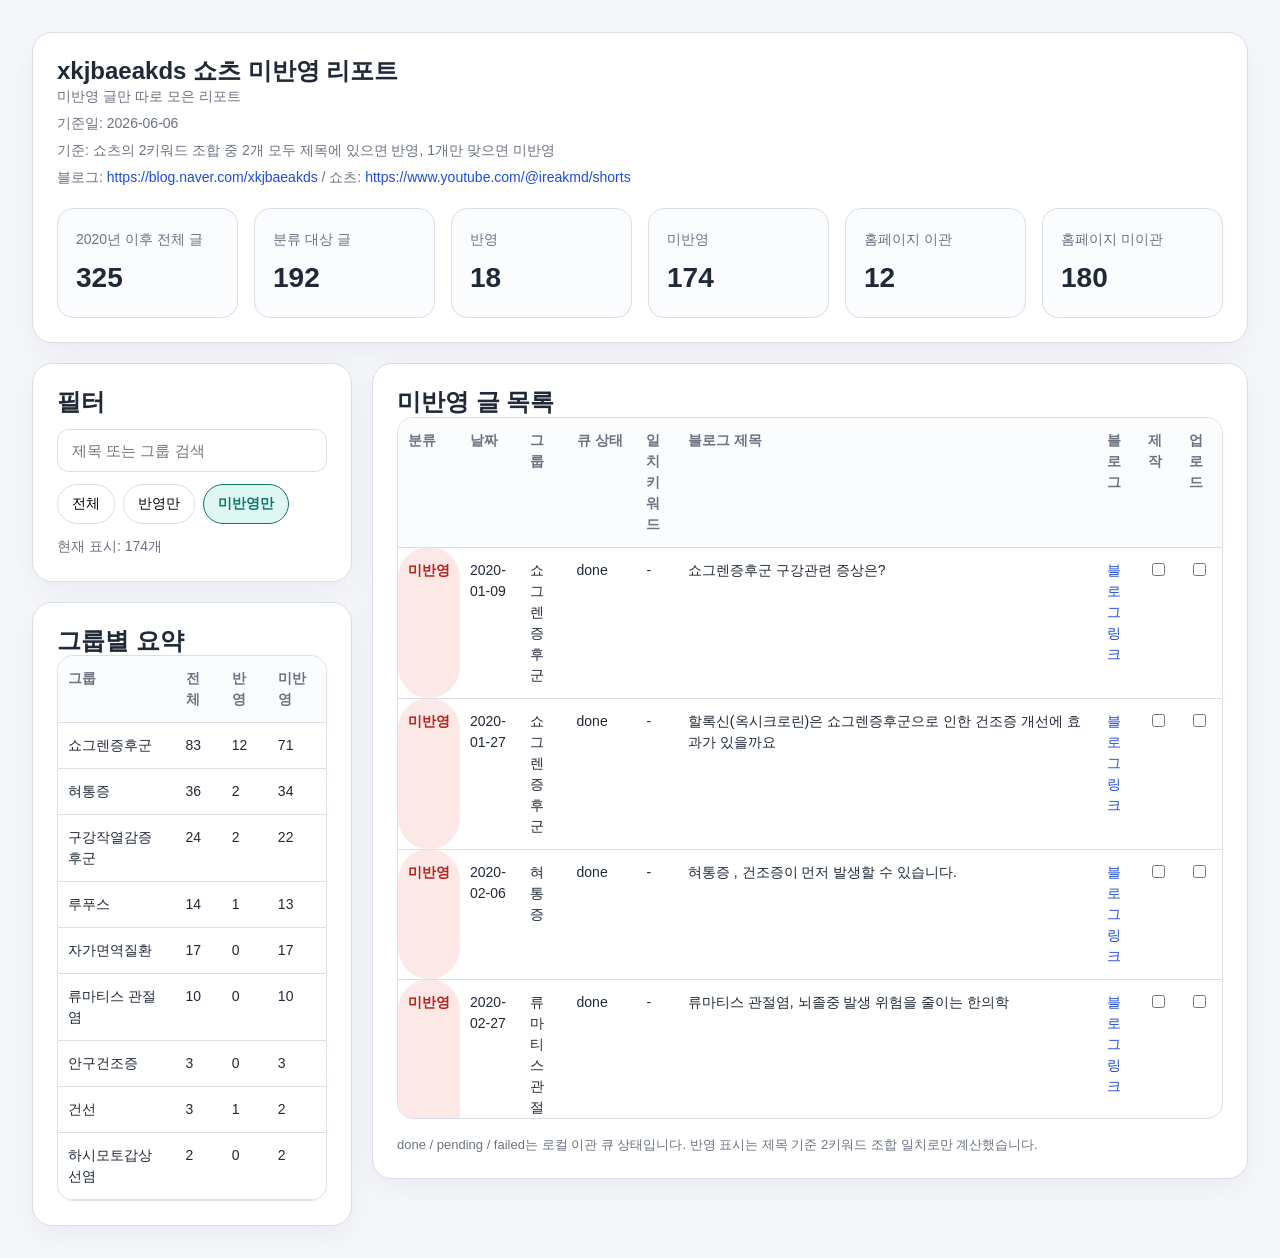
<file: apps/xkjbaeakds-shorts-report/unreflected-report.html>
<!DOCTYPE html>
<html lang="ko">
<head>
  <meta charset="UTF-8">
  <meta name="viewport" content="width=device-width, initial-scale=1.0">
  <title>xkjbaeakds 쇼츠 미반영 리포트</title>
  <style>
    :root {
      color-scheme: light;
      --bg: #f5f7fb;
      --card: #ffffff;
      --text: #1f2937;
      --muted: #6b7280;
      --line: #d9dee8;
      --accent: #0f766e;
      --accent-soft: #dff7f3;
      --danger: #b42318;
      --danger-soft: #fde8e8;
      --warn: #9a6700;
      --warn-soft: #fff3cd;
      --blue: #1d4ed8;
      --blue-soft: #dbeafe;
    }
    * { box-sizing: border-box; }
    body {
      margin: 0;
      padding: 32px;
      font-family: "Noto Sans KR", "Apple SD Gothic Neo", sans-serif;
      background: var(--bg);
      color: var(--text);
      line-height: 1.5;
    }
    .wrap {
      max-width: 1480px;
      margin: 0 auto;
    }
    .header, .card {
      background: var(--card);
      border: 1px solid var(--line);
      border-radius: 20px;
      padding: 24px;
      box-shadow: 0 10px 30px rgba(15, 23, 42, 0.05);
    }
    .header { margin-bottom: 20px; }
    h1, h2, h3 {
      margin: 0;
      line-height: 1.2;
    }
    p { margin: 0; }
    .muted {
      color: var(--muted);
      font-size: 14px;
    }
    .muted + .muted {
      margin-top: 6px;
    }
    .summary {
      display: grid;
      grid-template-columns: repeat(6, minmax(0, 1fr));
      gap: 16px;
      margin-top: 20px;
    }
    .metric {
      padding: 18px;
      border-radius: 16px;
      border: 1px solid var(--line);
      background: #fbfcfe;
    }
    .metric strong {
      display: block;
      font-size: 28px;
      margin-top: 6px;
    }
    .grid {
      display: grid;
      grid-template-columns: 320px minmax(0, 1fr);
      gap: 20px;
      align-items: start;
    }
    .side-stack {
      display: grid;
      gap: 20px;
    }
    .controls {
      display: grid;
      gap: 12px;
    }
    input[type="search"] {
      width: 100%;
      padding: 12px 14px;
      border: 1px solid var(--line);
      border-radius: 12px;
      font-size: 15px;
    }
    .btn-row {
      display: flex;
      flex-wrap: wrap;
      gap: 8px;
    }
    button {
      border: 1px solid var(--line);
      background: #fff;
      border-radius: 999px;
      padding: 10px 14px;
      font-size: 14px;
      cursor: pointer;
    }
    button.active,
    button.active-import {
      border-color: var(--accent);
      background: var(--accent-soft);
      color: var(--accent);
      font-weight: 700;
    }
    table {
      width: 100%;
      border-collapse: collapse;
    }
    th, td {
      padding: 12px 10px;
      border-bottom: 1px solid var(--line);
      text-align: left;
      vertical-align: top;
      font-size: 14px;
    }
    th {
      color: var(--muted);
      background: #fbfcfe;
      position: sticky;
      top: 0;
      z-index: 1;
    }
    .table-wrap {
      max-height: 78vh;
      overflow: auto;
      border: 1px solid var(--line);
      border-radius: 16px;
    }
    .title-cell {
      min-width: 380px;
    }
    .state-pill, .import-pill {
      font-weight: 700;
      white-space: nowrap;
      text-align: center;
      border-radius: 999px;
    }
    .is-reflected {
      color: var(--accent);
      background: var(--accent-soft);
    }
    .is-unreflected {
      color: var(--danger);
      background: var(--danger-soft);
    }
    .is-imported {
      color: var(--blue);
      background: var(--blue-soft);
    }
    .is-not-imported {
      color: var(--warn);
      background: var(--warn-soft);
    }
    .footer-note {
      margin-top: 16px;
      font-size: 13px;
      color: var(--muted);
    }
    .hidden-row {
      display: none;
    }
    a {
      color: #1d4ed8;
      text-decoration: none;
    }
    a:hover {
      text-decoration: underline;
    }
    @media (max-width: 1200px) {
      body { padding: 16px; }
      .grid {
        grid-template-columns: 1fr;
      }
      .summary {
        grid-template-columns: repeat(2, minmax(0, 1fr));
      }
      .title-cell {
        min-width: 280px;
      }
    }
  </style>
</head>
<body>
  <div class="wrap">
    <section class="header">
      <h1>xkjbaeakds 쇼츠 미반영 리포트</h1>
      <p class="muted">미반영 글만 따로 모은 리포트</p>
      <p class="muted">기준일: 2026-06-06</p>
      <p class="muted">기준: 쇼츠의 2키워드 조합 중 2개 모두 제목에 있으면 반영, 1개만 맞으면 미반영</p>
      <p class="muted">블로그: <a href="https://blog.naver.com/xkjbaeakds" target="_blank" rel="noreferrer">https://blog.naver.com/xkjbaeakds</a> / 쇼츠: <a href="https://www.youtube.com/@ireakmd/shorts" target="_blank" rel="noreferrer">https://www.youtube.com/@ireakmd/shorts</a></p>
      <div class="summary">
        <div class="metric"><span class="muted">2020년 이후 전체 글</span><strong>325</strong></div>
        <div class="metric"><span class="muted">분류 대상 글</span><strong>192</strong></div>
        <div class="metric"><span class="muted">반영</span><strong>18</strong></div>
        <div class="metric"><span class="muted">미반영</span><strong>174</strong></div>
        <div class="metric"><span class="muted">홈페이지 이관</span><strong>12</strong></div>
        <div class="metric"><span class="muted">홈페이지 미이관</span><strong>180</strong></div>
      </div>
    </section>

    <section class="grid">
      <div class="side-stack">
        <div class="card controls">
          <h2>필터</h2>
          <input id="searchInput" type="search" placeholder="제목 또는 그룹 검색">
          <div class="btn-row">
            <button data-filter="all">전체</button>
            <button data-filter="reflected">반영만</button>
            <button data-filter="unreflected" class="active">미반영만</button>
          </div>
          
          <p id="visibleCount" class="muted"></p>
        </div>

        <div class="card">
          <h2>그룹별 요약</h2>
          <div class="table-wrap" style="max-height: none;">
            <table>
              <thead>
                <tr>
                  <th>그룹</th>
                  <th>전체</th>
                  <th>반영</th>
                  <th>미반영</th>
                  
                </tr>
              </thead>
              <tbody>
<tr>
  <td>쇼그렌증후군</td>
  <td>83</td>
  <td>12</td>
  <td>71</td>
  
</tr>
<tr>
  <td>혀통증</td>
  <td>36</td>
  <td>2</td>
  <td>34</td>
  
</tr>
<tr>
  <td>구강작열감증후군</td>
  <td>24</td>
  <td>2</td>
  <td>22</td>
  
</tr>
<tr>
  <td>루푸스</td>
  <td>14</td>
  <td>1</td>
  <td>13</td>
  
</tr>
<tr>
  <td>자가면역질환</td>
  <td>17</td>
  <td>0</td>
  <td>17</td>
  
</tr>
<tr>
  <td>류마티스 관절염</td>
  <td>10</td>
  <td>0</td>
  <td>10</td>
  
</tr>
<tr>
  <td>안구건조증</td>
  <td>3</td>
  <td>0</td>
  <td>3</td>
  
</tr>
<tr>
  <td>건선</td>
  <td>3</td>
  <td>1</td>
  <td>2</td>
  
</tr>
<tr>
  <td>하시모토갑상선염</td>
  <td>2</td>
  <td>0</td>
  <td>2</td>
  
</tr>
              </tbody>
            </table>
          </div>
        </div>
      </div>

      <div class="card">
        <h2>미반영 글 목록</h2>
        <div class="table-wrap">
          <table id="reportTable">
            <thead>
              <tr>
                <th>분류</th>
                <th>날짜</th>
                <th>그룹</th>
                <th>큐 상태</th>
                <th>일치 키워드</th>
                <th>블로그 제목</th>
                <th>블로그</th>
                
                <th>제작</th>
                <th>업로드</th>
              </tr>
            </thead>
            <tbody>
<tr data-state="unreflected" data-title="쇼그렌증후군구강관련증상은?" data-group="쇼그렌증후군" data-imported="imported" data-log-no="221765906954">
  <td class="state-pill is-unreflected">미반영</td>
  <td>2020-01-09</td>
  <td>쇼그렌증후군</td>
  <td>done</td>
  <td>-</td>
  <td class="title-cell">쇼그렌증후군 구강관련 증상은?</td>
  <td><a href="https://blog.naver.com/xkjbaeakds/221765906954" target="_blank" rel="noreferrer">블로그 링크</a></td>
  <td><input type="checkbox" class="task-check" data-check-kind="produced" data-log-no="221765906954" aria-label="제작 체크"></td>
  <td><input type="checkbox" class="task-check" data-check-kind="uploaded" data-log-no="221765906954" aria-label="업로드 체크"></td>
</tr>
<tr data-state="unreflected" data-title="할록신(옥시크로린)은쇼그렌증후군으로인한건조증개선에효과가있을까요" data-group="쇼그렌증후군" data-imported="imported" data-log-no="221787024640">
  <td class="state-pill is-unreflected">미반영</td>
  <td>2020-01-27</td>
  <td>쇼그렌증후군</td>
  <td>done</td>
  <td>-</td>
  <td class="title-cell">할록신(옥시크로린)은 쇼그렌증후군으로 인한 건조증 개선에 효과가 있을까요</td>
  <td><a href="https://blog.naver.com/xkjbaeakds/221787024640" target="_blank" rel="noreferrer">블로그 링크</a></td>
  <td><input type="checkbox" class="task-check" data-check-kind="produced" data-log-no="221787024640" aria-label="제작 체크"></td>
  <td><input type="checkbox" class="task-check" data-check-kind="uploaded" data-log-no="221787024640" aria-label="업로드 체크"></td>
</tr>
<tr data-state="unreflected" data-title="혀통증,건조증이먼저발생할수있습니다." data-group="혀통증" data-imported="imported" data-log-no="221799006734">
  <td class="state-pill is-unreflected">미반영</td>
  <td>2020-02-06</td>
  <td>혀통증</td>
  <td>done</td>
  <td>-</td>
  <td class="title-cell">혀통증 , 건조증이 먼저 발생할 수 있습니다.</td>
  <td><a href="https://blog.naver.com/xkjbaeakds/221799006734" target="_blank" rel="noreferrer">블로그 링크</a></td>
  <td><input type="checkbox" class="task-check" data-check-kind="produced" data-log-no="221799006734" aria-label="제작 체크"></td>
  <td><input type="checkbox" class="task-check" data-check-kind="uploaded" data-log-no="221799006734" aria-label="업로드 체크"></td>
</tr>
<tr data-state="unreflected" data-title="류마티스관절염,뇌졸중발생위험을줄이는한의학" data-group="류마티스관절염" data-imported="imported" data-log-no="221828261913">
  <td class="state-pill is-unreflected">미반영</td>
  <td>2020-02-27</td>
  <td>류마티스 관절염</td>
  <td>done</td>
  <td>-</td>
  <td class="title-cell">류마티스 관절염, 뇌졸중 발생 위험을 줄이는 한의학</td>
  <td><a href="https://blog.naver.com/xkjbaeakds/221828261913" target="_blank" rel="noreferrer">블로그 링크</a></td>
  <td><input type="checkbox" class="task-check" data-check-kind="produced" data-log-no="221828261913" aria-label="제작 체크"></td>
  <td><input type="checkbox" class="task-check" data-check-kind="uploaded" data-log-no="221828261913" aria-label="업로드 체크"></td>
</tr>
<tr data-state="unreflected" data-title="포도막염,자가면역질환과관련될수있습니다." data-group="자가면역질환" data-imported="imported" data-log-no="221900171118">
  <td class="state-pill is-unreflected">미반영</td>
  <td>2020-04-09</td>
  <td>자가면역질환</td>
  <td>done</td>
  <td>-</td>
  <td class="title-cell">포도막염, 자가면역 질환과 관련될 수 있습니다.</td>
  <td><a href="https://blog.naver.com/xkjbaeakds/221900171118" target="_blank" rel="noreferrer">블로그 링크</a></td>
  <td><input type="checkbox" class="task-check" data-check-kind="produced" data-log-no="221900171118" aria-label="제작 체크"></td>
  <td><input type="checkbox" class="task-check" data-check-kind="uploaded" data-log-no="221900171118" aria-label="업로드 체크"></td>
</tr>
<tr data-state="unreflected" data-title="안구건조증과여성건강(자가면역질환과의관련성)" data-group="자가면역질환" data-imported="imported" data-log-no="221911308702">
  <td class="state-pill is-unreflected">미반영</td>
  <td>2020-04-16</td>
  <td>자가면역질환</td>
  <td>done</td>
  <td>-</td>
  <td class="title-cell">안구건조증과 여성 건강 (자가면역질환과의 관련성)</td>
  <td><a href="https://blog.naver.com/xkjbaeakds/221911308702" target="_blank" rel="noreferrer">블로그 링크</a></td>
  <td><input type="checkbox" class="task-check" data-check-kind="produced" data-log-no="221911308702" aria-label="제작 체크"></td>
  <td><input type="checkbox" class="task-check" data-check-kind="uploaded" data-log-no="221911308702" aria-label="업로드 체크"></td>
</tr>
<tr data-state="unreflected" data-title="구강작열감증후군-폐경기와구강건강" data-group="구강작열감증후군" data-imported="imported" data-log-no="221943680563">
  <td class="state-pill is-unreflected">미반영</td>
  <td>2020-05-03</td>
  <td>구강작열감증후군</td>
  <td>done</td>
  <td>-</td>
  <td class="title-cell">구강작열감 증후군 - 폐경기와 구강건강</td>
  <td><a href="https://blog.naver.com/xkjbaeakds/221943680563" target="_blank" rel="noreferrer">블로그 링크</a></td>
  <td><input type="checkbox" class="task-check" data-check-kind="produced" data-log-no="221943680563" aria-label="제작 체크"></td>
  <td><input type="checkbox" class="task-check" data-check-kind="uploaded" data-log-no="221943680563" aria-label="업로드 체크"></td>
</tr>
<tr data-state="unreflected" data-title="쇼그렌증후군환자분들의삶의질은어느정도일까요?" data-group="쇼그렌증후군" data-imported="imported" data-log-no="221973796897">
  <td class="state-pill is-unreflected">미반영</td>
  <td>2020-05-21</td>
  <td>쇼그렌증후군</td>
  <td>done</td>
  <td>-</td>
  <td class="title-cell">쇼그렌증후군 환자분들의 삶의 질은 어느정도 일까요?</td>
  <td><a href="https://blog.naver.com/xkjbaeakds/221973796897" target="_blank" rel="noreferrer">블로그 링크</a></td>
  <td><input type="checkbox" class="task-check" data-check-kind="produced" data-log-no="221973796897" aria-label="제작 체크"></td>
  <td><input type="checkbox" class="task-check" data-check-kind="uploaded" data-log-no="221973796897" aria-label="업로드 체크"></td>
</tr>
<tr data-state="unreflected" data-title="혀통증삶의질을떨어트리는매우힘든질환입니다" data-group="혀통증" data-imported="imported" data-log-no="221984689350">
  <td class="state-pill is-unreflected">미반영</td>
  <td>2020-05-30</td>
  <td>혀통증</td>
  <td>done</td>
  <td>-</td>
  <td class="title-cell">혀통증  삶의 질을 떨어트리는 매우 힘든 질환입니다</td>
  <td><a href="https://blog.naver.com/xkjbaeakds/221984689350" target="_blank" rel="noreferrer">블로그 링크</a></td>
  <td><input type="checkbox" class="task-check" data-check-kind="produced" data-log-no="221984689350" aria-label="제작 체크"></td>
  <td><input type="checkbox" class="task-check" data-check-kind="uploaded" data-log-no="221984689350" aria-label="업로드 체크"></td>
</tr>
<tr data-state="unreflected" data-title="비정형안면통증구강작열감증후군의공통점은?정신신체질환" data-group="구강작열감증후군" data-imported="imported" data-log-no="222029108795">
  <td class="state-pill is-unreflected">미반영</td>
  <td>2020-07-12</td>
  <td>구강작열감증후군</td>
  <td>done</td>
  <td>-</td>
  <td class="title-cell">비정형안면통증 구강작열감증후군의 공통점은? 정신신체질환</td>
  <td><a href="https://blog.naver.com/xkjbaeakds/222029108795" target="_blank" rel="noreferrer">블로그 링크</a></td>
  <td><input type="checkbox" class="task-check" data-check-kind="produced" data-log-no="222029108795" aria-label="제작 체크"></td>
  <td><input type="checkbox" class="task-check" data-check-kind="uploaded" data-log-no="222029108795" aria-label="업로드 체크"></td>
</tr>
<tr data-state="unreflected" data-title="쇼그렌증후군과갑상선기능저하증(하시모토갑상선염)" data-group="쇼그렌증후군" data-imported="not-imported" data-log-no="222044679949">
  <td class="state-pill is-unreflected">미반영</td>
  <td>2020-07-28</td>
  <td>쇼그렌증후군</td>
  <td>failed</td>
  <td>-</td>
  <td class="title-cell">쇼그렌증후군과 갑상선기능 저하증(하시모토 갑상선염)</td>
  <td><a href="https://blog.naver.com/xkjbaeakds/222044679949" target="_blank" rel="noreferrer">블로그 링크</a></td>
  <td><input type="checkbox" class="task-check" data-check-kind="produced" data-log-no="222044679949" aria-label="제작 체크"></td>
  <td><input type="checkbox" class="task-check" data-check-kind="uploaded" data-log-no="222044679949" aria-label="업로드 체크"></td>
</tr>
<tr data-state="unreflected" data-title="만성두드러기-자가면역질환과의연관성은" data-group="자가면역질환" data-imported="not-imported" data-log-no="222064822462">
  <td class="state-pill is-unreflected">미반영</td>
  <td>2020-08-19</td>
  <td>자가면역질환</td>
  <td>failed</td>
  <td>-</td>
  <td class="title-cell">만성 두드러기 - 자가면역질환과의 연관성은</td>
  <td><a href="https://blog.naver.com/xkjbaeakds/222064822462" target="_blank" rel="noreferrer">블로그 링크</a></td>
  <td><input type="checkbox" class="task-check" data-check-kind="produced" data-log-no="222064822462" aria-label="제작 체크"></td>
  <td><input type="checkbox" class="task-check" data-check-kind="uploaded" data-log-no="222064822462" aria-label="업로드 체크"></td>
</tr>
<tr data-state="unreflected" data-title="구함증입에서짠맛나는이유중구강작열감증후군" data-group="구강작열감증후군" data-imported="not-imported" data-log-no="222066350459">
  <td class="state-pill is-unreflected">미반영</td>
  <td>2020-08-20</td>
  <td>구강작열감증후군</td>
  <td>failed</td>
  <td>-</td>
  <td class="title-cell">구함증 입에서 짠맛 나는 이유 중 구강작열감증후군</td>
  <td><a href="https://blog.naver.com/xkjbaeakds/222066350459" target="_blank" rel="noreferrer">블로그 링크</a></td>
  <td><input type="checkbox" class="task-check" data-check-kind="produced" data-log-no="222066350459" aria-label="제작 체크"></td>
  <td><input type="checkbox" class="task-check" data-check-kind="uploaded" data-log-no="222066350459" aria-label="업로드 체크"></td>
</tr>
<tr data-state="unreflected" data-title="쇼그렌증후군,셀리악병이동반될수있습니다." data-group="쇼그렌증후군" data-imported="not-imported" data-log-no="222122395328">
  <td class="state-pill is-unreflected">미반영</td>
  <td>2020-10-21</td>
  <td>쇼그렌증후군</td>
  <td>failed</td>
  <td>-</td>
  <td class="title-cell">쇼그렌증후군 , 셀리악병이 동반될 수 있습니다.</td>
  <td><a href="https://blog.naver.com/xkjbaeakds/222122395328" target="_blank" rel="noreferrer">블로그 링크</a></td>
  <td><input type="checkbox" class="task-check" data-check-kind="produced" data-log-no="222122395328" aria-label="제작 체크"></td>
  <td><input type="checkbox" class="task-check" data-check-kind="uploaded" data-log-no="222122395328" aria-label="업로드 체크"></td>
</tr>
<tr data-state="unreflected" data-title="구강작열감증후군-구강편평태선으로혀가아픈이유" data-group="구강작열감증후군" data-imported="not-imported" data-log-no="222127390702">
  <td class="state-pill is-unreflected">미반영</td>
  <td>2020-10-26</td>
  <td>구강작열감증후군</td>
  <td>failed</td>
  <td>-</td>
  <td class="title-cell">구강작열감 증후군 - 구강 편평태선으로 혀가 아픈 이유</td>
  <td><a href="https://blog.naver.com/xkjbaeakds/222127390702" target="_blank" rel="noreferrer">블로그 링크</a></td>
  <td><input type="checkbox" class="task-check" data-check-kind="produced" data-log-no="222127390702" aria-label="제작 체크"></td>
  <td><input type="checkbox" class="task-check" data-check-kind="uploaded" data-log-no="222127390702" aria-label="업로드 체크"></td>
</tr>
<tr data-state="unreflected" data-title="섬유근육통환자들에게나타나는구강증상혀통증작열감" data-group="혀통증" data-imported="not-imported" data-log-no="222161666548">
  <td class="state-pill is-unreflected">미반영</td>
  <td>2020-12-03</td>
  <td>혀통증</td>
  <td>failed</td>
  <td>-</td>
  <td class="title-cell">섬유근육통 환자들에게 나타나는 구강 증상 혀 통증 작열감</td>
  <td><a href="https://blog.naver.com/xkjbaeakds/222161666548" target="_blank" rel="noreferrer">블로그 링크</a></td>
  <td><input type="checkbox" class="task-check" data-check-kind="produced" data-log-no="222161666548" aria-label="제작 체크"></td>
  <td><input type="checkbox" class="task-check" data-check-kind="uploaded" data-log-no="222161666548" aria-label="업로드 체크"></td>
</tr>
<tr data-state="unreflected" data-title="쇼그렌증후군-사지무력증을동반한말초신경병증이초기증상일수있습니다." data-group="쇼그렌증후군" data-imported="not-imported" data-log-no="222167424992">
  <td class="state-pill is-unreflected">미반영</td>
  <td>2020-12-08</td>
  <td>쇼그렌증후군</td>
  <td>failed</td>
  <td>-</td>
  <td class="title-cell">쇼그렌증후군 - 사지무력증을 동반한 말초신경병증이 초기증상일 수 있습니다.</td>
  <td><a href="https://blog.naver.com/xkjbaeakds/222167424992" target="_blank" rel="noreferrer">블로그 링크</a></td>
  <td><input type="checkbox" class="task-check" data-check-kind="produced" data-log-no="222167424992" aria-label="제작 체크"></td>
  <td><input type="checkbox" class="task-check" data-check-kind="uploaded" data-log-no="222167424992" aria-label="업로드 체크"></td>
</tr>
<tr data-state="unreflected" data-title="혀통증-강박증(obsessive-compulsive)은악화요인이될수있습니다." data-group="혀통증" data-imported="not-imported" data-log-no="222171709960">
  <td class="state-pill is-unreflected">미반영</td>
  <td>2020-12-12</td>
  <td>혀통증</td>
  <td>pending</td>
  <td>-</td>
  <td class="title-cell">혀통증 - 강박증(obsessive-compulsive)은 악화 요인이 될 수 있습니다.</td>
  <td><a href="https://blog.naver.com/xkjbaeakds/222171709960" target="_blank" rel="noreferrer">블로그 링크</a></td>
  <td><input type="checkbox" class="task-check" data-check-kind="produced" data-log-no="222171709960" aria-label="제작 체크"></td>
  <td><input type="checkbox" class="task-check" data-check-kind="uploaded" data-log-no="222171709960" aria-label="업로드 체크"></td>
</tr>
<tr data-state="unreflected" data-title="파킨슨병환자분에게혀통증구강작열감증후군" data-group="혀통증" data-imported="not-imported" data-log-no="222180200479">
  <td class="state-pill is-unreflected">미반영</td>
  <td>2020-12-20</td>
  <td>혀통증</td>
  <td>pending</td>
  <td>-</td>
  <td class="title-cell">파킨슨병 환자분에게 혀통증 구강작열감 증후군</td>
  <td><a href="https://blog.naver.com/xkjbaeakds/222180200479" target="_blank" rel="noreferrer">블로그 링크</a></td>
  <td><input type="checkbox" class="task-check" data-check-kind="produced" data-log-no="222180200479" aria-label="제작 체크"></td>
  <td><input type="checkbox" class="task-check" data-check-kind="uploaded" data-log-no="222180200479" aria-label="업로드 체크"></td>
</tr>
<tr data-state="unreflected" data-title="루푸스환자혈액검사에서ana가정상으로돌아온다면?" data-group="루푸스" data-imported="not-imported" data-log-no="222186559420">
  <td class="state-pill is-unreflected">미반영</td>
  <td>2020-12-26</td>
  <td>루푸스</td>
  <td>pending</td>
  <td>-</td>
  <td class="title-cell">루푸스 환자 혈액검사에서 ANA가 정상으로 돌아온다면?</td>
  <td><a href="https://blog.naver.com/xkjbaeakds/222186559420" target="_blank" rel="noreferrer">블로그 링크</a></td>
  <td><input type="checkbox" class="task-check" data-check-kind="produced" data-log-no="222186559420" aria-label="제작 체크"></td>
  <td><input type="checkbox" class="task-check" data-check-kind="uploaded" data-log-no="222186559420" aria-label="업로드 체크"></td>
</tr>
<tr data-state="unreflected" data-title="쇼그렌증후군의원인-오랜기간지속된스트레스" data-group="쇼그렌증후군" data-imported="not-imported" data-log-no="222237104879">
  <td class="state-pill is-unreflected">미반영</td>
  <td>2021-02-08</td>
  <td>쇼그렌증후군</td>
  <td>pending</td>
  <td>-</td>
  <td class="title-cell">쇼그렌증후군의 원인 - 오랜 기간 지속된 스트레스</td>
  <td><a href="https://blog.naver.com/xkjbaeakds/222237104879" target="_blank" rel="noreferrer">블로그 링크</a></td>
  <td><input type="checkbox" class="task-check" data-check-kind="produced" data-log-no="222237104879" aria-label="제작 체크"></td>
  <td><input type="checkbox" class="task-check" data-check-kind="uploaded" data-log-no="222237104879" aria-label="업로드 체크"></td>
</tr>
<tr data-state="unreflected" data-title="쇼그렌증후군예방접종(vaccine)어떻게해야할까요?" data-group="쇼그렌증후군" data-imported="imported" data-log-no="222242599482">
  <td class="state-pill is-unreflected">미반영</td>
  <td>2021-02-13</td>
  <td>쇼그렌증후군</td>
  <td>pending</td>
  <td>-</td>
  <td class="title-cell">쇼그렌증후군 예방접종(vaccine) 어떻게 해야 할까요?</td>
  <td><a href="https://blog.naver.com/xkjbaeakds/222242599482" target="_blank" rel="noreferrer">블로그 링크</a></td>
  <td><input type="checkbox" class="task-check" data-check-kind="produced" data-log-no="222242599482" aria-label="제작 체크"></td>
  <td><input type="checkbox" class="task-check" data-check-kind="uploaded" data-log-no="222242599482" aria-label="업로드 체크"></td>
</tr>
<tr data-state="unreflected" data-title="저보체혈증(hypocomplementemia)와쇼그렌증후군활성" data-group="쇼그렌증후군" data-imported="not-imported" data-log-no="222265192430">
  <td class="state-pill is-unreflected">미반영</td>
  <td>2021-03-05</td>
  <td>쇼그렌증후군</td>
  <td>pending</td>
  <td>-</td>
  <td class="title-cell">저보체혈증(hypocomplementemia)와 쇼그렌증후군 활성</td>
  <td><a href="https://blog.naver.com/xkjbaeakds/222265192430" target="_blank" rel="noreferrer">블로그 링크</a></td>
  <td><input type="checkbox" class="task-check" data-check-kind="produced" data-log-no="222265192430" aria-label="제작 체크"></td>
  <td><input type="checkbox" class="task-check" data-check-kind="uploaded" data-log-no="222265192430" aria-label="업로드 체크"></td>
</tr>
<tr data-state="unreflected" data-title="마스크사용이안구건조증악화요인이될까요?" data-group="안구건조증" data-imported="not-imported" data-log-no="222290297702">
  <td class="state-pill is-unreflected">미반영</td>
  <td>2021-03-28</td>
  <td>안구건조증</td>
  <td>pending</td>
  <td>-</td>
  <td class="title-cell">마스크 사용이 안구건조증 악화 요인이 될까요?</td>
  <td><a href="https://blog.naver.com/xkjbaeakds/222290297702" target="_blank" rel="noreferrer">블로그 링크</a></td>
  <td><input type="checkbox" class="task-check" data-check-kind="produced" data-log-no="222290297702" aria-label="제작 체크"></td>
  <td><input type="checkbox" class="task-check" data-check-kind="uploaded" data-log-no="222290297702" aria-label="업로드 체크"></td>
</tr>
<tr data-state="unreflected" data-title="구강작열감증후군혀통증치약사용도주의해야합니다" data-group="혀통증" data-imported="not-imported" data-log-no="222292824687">
  <td class="state-pill is-unreflected">미반영</td>
  <td>2021-03-30</td>
  <td>혀통증</td>
  <td>pending</td>
  <td>-</td>
  <td class="title-cell">구강작열감 증후군 혀 통증 치약 사용도 주의해야 합니다</td>
  <td><a href="https://blog.naver.com/xkjbaeakds/222292824687" target="_blank" rel="noreferrer">블로그 링크</a></td>
  <td><input type="checkbox" class="task-check" data-check-kind="produced" data-log-no="222292824687" aria-label="제작 체크"></td>
  <td><input type="checkbox" class="task-check" data-check-kind="uploaded" data-log-no="222292824687" aria-label="업로드 체크"></td>
</tr>
<tr data-state="unreflected" data-title="쇼그렌증후군과근골격계증상-인천송도이레한의원" data-group="쇼그렌증후군" data-imported="not-imported" data-log-no="222309777744">
  <td class="state-pill is-unreflected">미반영</td>
  <td>2021-04-14</td>
  <td>쇼그렌증후군</td>
  <td>pending</td>
  <td>-</td>
  <td class="title-cell">쇼그렌증후군과 근골격계 증상 - 인천 송도 이레한의원</td>
  <td><a href="https://blog.naver.com/xkjbaeakds/222309777744" target="_blank" rel="noreferrer">블로그 링크</a></td>
  <td><input type="checkbox" class="task-check" data-check-kind="produced" data-log-no="222309777744" aria-label="제작 체크"></td>
  <td><input type="checkbox" class="task-check" data-check-kind="uploaded" data-log-no="222309777744" aria-label="업로드 체크"></td>
</tr>
<tr data-state="unreflected" data-title="특발성혈소판감소성자반증(itp)자가면역질환으로루푸스발생위험이높아집니다." data-group="루푸스" data-imported="not-imported" data-log-no="222349463277">
  <td class="state-pill is-unreflected">미반영</td>
  <td>2021-05-13</td>
  <td>루푸스</td>
  <td>pending</td>
  <td>-</td>
  <td class="title-cell">특발성 혈소판 감소성 자반증(ITP) 자가면역질환으로 루푸스 발생 위험이 높아집니다.</td>
  <td><a href="https://blog.naver.com/xkjbaeakds/222349463277" target="_blank" rel="noreferrer">블로그 링크</a></td>
  <td><input type="checkbox" class="task-check" data-check-kind="produced" data-log-no="222349463277" aria-label="제작 체크"></td>
  <td><input type="checkbox" class="task-check" data-check-kind="uploaded" data-log-no="222349463277" aria-label="업로드 체크"></td>
</tr>
<tr data-state="unreflected" data-title="자가면역질환과covid-19(코로나)감염관련성은" data-group="자가면역질환" data-imported="not-imported" data-log-no="222370448886">
  <td class="state-pill is-unreflected">미반영</td>
  <td>2021-05-27</td>
  <td>자가면역질환</td>
  <td>pending</td>
  <td>-</td>
  <td class="title-cell">자가면역질환과 covid-19 (코로나) 감염 관련성은</td>
  <td><a href="https://blog.naver.com/xkjbaeakds/222370448886" target="_blank" rel="noreferrer">블로그 링크</a></td>
  <td><input type="checkbox" class="task-check" data-check-kind="produced" data-log-no="222370448886" aria-label="제작 체크"></td>
  <td><input type="checkbox" class="task-check" data-check-kind="uploaded" data-log-no="222370448886" aria-label="업로드 체크"></td>
</tr>
<tr data-state="unreflected" data-title="쇼그렌증후군증상-혈관염(vasculitis)" data-group="쇼그렌증후군" data-imported="not-imported" data-log-no="222386917289">
  <td class="state-pill is-unreflected">미반영</td>
  <td>2021-06-06</td>
  <td>쇼그렌증후군</td>
  <td>pending</td>
  <td>-</td>
  <td class="title-cell">쇼그렌증후군 증상 - 혈관염(vasculitis)</td>
  <td><a href="https://blog.naver.com/xkjbaeakds/222386917289" target="_blank" rel="noreferrer">블로그 링크</a></td>
  <td><input type="checkbox" class="task-check" data-check-kind="produced" data-log-no="222386917289" aria-label="제작 체크"></td>
  <td><input type="checkbox" class="task-check" data-check-kind="uploaded" data-log-no="222386917289" aria-label="업로드 체크"></td>
</tr>
<tr data-state="unreflected" data-title="당뇨환자에게나타나는혀통증,구강작열감증후군일수있습니다" data-group="혀통증" data-imported="not-imported" data-log-no="222407998314">
  <td class="state-pill is-unreflected">미반영</td>
  <td>2021-06-23</td>
  <td>혀통증</td>
  <td>pending</td>
  <td>-</td>
  <td class="title-cell">당뇨 환자에게 나타나는 혀 통증, 구강작열감 증후군일 수 있습니다</td>
  <td><a href="https://blog.naver.com/xkjbaeakds/222407998314" target="_blank" rel="noreferrer">블로그 링크</a></td>
  <td><input type="checkbox" class="task-check" data-check-kind="produced" data-log-no="222407998314" aria-label="제작 체크"></td>
  <td><input type="checkbox" class="task-check" data-check-kind="uploaded" data-log-no="222407998314" aria-label="업로드 체크"></td>
</tr>
<tr data-state="unreflected" data-title="잇몸이물감이빨이물감낀느낌은구강작열감증후군때문일수도" data-group="구강작열감증후군" data-imported="not-imported" data-log-no="222476251438">
  <td class="state-pill is-unreflected">미반영</td>
  <td>2021-08-19</td>
  <td>구강작열감증후군</td>
  <td>pending</td>
  <td>-</td>
  <td class="title-cell">잇몸 이물감 이빨 이물감 낀 느낌은 구강작열감증후군 때문일 수도</td>
  <td><a href="https://blog.naver.com/xkjbaeakds/222476251438" target="_blank" rel="noreferrer">블로그 링크</a></td>
  <td><input type="checkbox" class="task-check" data-check-kind="produced" data-log-no="222476251438" aria-label="제작 체크"></td>
  <td><input type="checkbox" class="task-check" data-check-kind="uploaded" data-log-no="222476251438" aria-label="업로드 체크"></td>
</tr>
<tr data-state="unreflected" data-title="구강작열감증후군치료약은어느정도효과가있을까요" data-group="구강작열감증후군" data-imported="not-imported" data-log-no="222496149170">
  <td class="state-pill is-unreflected">미반영</td>
  <td>2021-09-05</td>
  <td>구강작열감증후군</td>
  <td>pending</td>
  <td>-</td>
  <td class="title-cell">구강작열감 증후군 치료약은 어느정도 효과가 있을까요</td>
  <td><a href="https://blog.naver.com/xkjbaeakds/222496149170" target="_blank" rel="noreferrer">블로그 링크</a></td>
  <td><input type="checkbox" class="task-check" data-check-kind="produced" data-log-no="222496149170" aria-label="제작 체크"></td>
  <td><input type="checkbox" class="task-check" data-check-kind="uploaded" data-log-no="222496149170" aria-label="업로드 체크"></td>
</tr>
<tr data-state="unreflected" data-title="늑막염(pleuritis)쇼그렌증후군의초기증상일수있습니다" data-group="쇼그렌증후군" data-imported="not-imported" data-log-no="222508267546">
  <td class="state-pill is-unreflected">미반영</td>
  <td>2021-09-16</td>
  <td>쇼그렌증후군</td>
  <td>pending</td>
  <td>-</td>
  <td class="title-cell">늑막염(pleuritis) 쇼그렌증후군의 초기 증상 일 수 있습니다</td>
  <td><a href="https://blog.naver.com/xkjbaeakds/222508267546" target="_blank" rel="noreferrer">블로그 링크</a></td>
  <td><input type="checkbox" class="task-check" data-check-kind="produced" data-log-no="222508267546" aria-label="제작 체크"></td>
  <td><input type="checkbox" class="task-check" data-check-kind="uploaded" data-log-no="222508267546" aria-label="업로드 체크"></td>
</tr>
<tr data-state="unreflected" data-title="혀통증환자에게나타나는인지기능저하,머리가멍한증상" data-group="혀통증" data-imported="not-imported" data-log-no="222517782485">
  <td class="state-pill is-unreflected">미반영</td>
  <td>2021-09-26</td>
  <td>혀통증</td>
  <td>pending</td>
  <td>-</td>
  <td class="title-cell">혀통증 환자에게 나타나는 인지기능 저하, 머리가 멍한 증상</td>
  <td><a href="https://blog.naver.com/xkjbaeakds/222517782485" target="_blank" rel="noreferrer">블로그 링크</a></td>
  <td><input type="checkbox" class="task-check" data-check-kind="produced" data-log-no="222517782485" aria-label="제작 체크"></td>
  <td><input type="checkbox" class="task-check" data-check-kind="uploaded" data-log-no="222517782485" aria-label="업로드 체크"></td>
</tr>
<tr data-state="unreflected" data-title="전신홍반루푸스환자에게나타나는안구건조증과이차성쇼그렌증후군" data-group="쇼그렌증후군" data-imported="not-imported" data-log-no="222525592437">
  <td class="state-pill is-unreflected">미반영</td>
  <td>2021-10-03</td>
  <td>쇼그렌증후군</td>
  <td>pending</td>
  <td>-</td>
  <td class="title-cell">전신 홍반 루푸스 환자에게 나타나는 안구건조증과 이차성 쇼그렌증후군</td>
  <td><a href="https://blog.naver.com/xkjbaeakds/222525592437" target="_blank" rel="noreferrer">블로그 링크</a></td>
  <td><input type="checkbox" class="task-check" data-check-kind="produced" data-log-no="222525592437" aria-label="제작 체크"></td>
  <td><input type="checkbox" class="task-check" data-check-kind="uploaded" data-log-no="222525592437" aria-label="업로드 체크"></td>
</tr>
<tr data-state="unreflected" data-title="코로나백신접종후유증으로발생한경피증신위기(renalcrisis),루푸스신증,사구체신염" data-group="루푸스" data-imported="not-imported" data-log-no="222531367941">
  <td class="state-pill is-unreflected">미반영</td>
  <td>2021-10-08</td>
  <td>루푸스</td>
  <td>pending</td>
  <td>-</td>
  <td class="title-cell">코로나 백신 접종 후유증으로 발생한 경피증 신위기(renal crisis), 루푸스신증, 사구체신염</td>
  <td><a href="https://blog.naver.com/xkjbaeakds/222531367941" target="_blank" rel="noreferrer">블로그 링크</a></td>
  <td><input type="checkbox" class="task-check" data-check-kind="produced" data-log-no="222531367941" aria-label="제작 체크"></td>
  <td><input type="checkbox" class="task-check" data-check-kind="uploaded" data-log-no="222531367941" aria-label="업로드 체크"></td>
</tr>
<tr data-state="unreflected" data-title="하시모토갑상선염과parkinson&#39;sdisease-자가면역질환의관련성인천파킨슨병치료한의원" data-group="자가면역질환" data-imported="not-imported" data-log-no="222558603503">
  <td class="state-pill is-unreflected">미반영</td>
  <td>2021-11-04</td>
  <td>자가면역질환</td>
  <td>pending</td>
  <td>-</td>
  <td class="title-cell">하시모토갑상선염과 Parkinson&#39;s disease - 자가면역질환의 관련성 인천 파킨슨병 치료 한의원</td>
  <td><a href="https://blog.naver.com/xkjbaeakds/222558603503" target="_blank" rel="noreferrer">블로그 링크</a></td>
  <td><input type="checkbox" class="task-check" data-check-kind="produced" data-log-no="222558603503" aria-label="제작 체크"></td>
  <td><input type="checkbox" class="task-check" data-check-kind="uploaded" data-log-no="222558603503" aria-label="업로드 체크"></td>
</tr>
<tr data-state="unreflected" data-title="전신홍반루푸스(lupus)여성의임신과출산은" data-group="루푸스" data-imported="not-imported" data-log-no="222562070934">
  <td class="state-pill is-unreflected">미반영</td>
  <td>2021-11-08</td>
  <td>루푸스</td>
  <td>pending</td>
  <td>-</td>
  <td class="title-cell">전신 홍반 루푸스(lupus) 여성의 임신과 출산은</td>
  <td><a href="https://blog.naver.com/xkjbaeakds/222562070934" target="_blank" rel="noreferrer">블로그 링크</a></td>
  <td><input type="checkbox" class="task-check" data-check-kind="produced" data-log-no="222562070934" aria-label="제작 체크"></td>
  <td><input type="checkbox" class="task-check" data-check-kind="uploaded" data-log-no="222562070934" aria-label="업로드 체크"></td>
</tr>
<tr data-state="unreflected" data-title="인천편두통이레한의원-migraine은자가면역질환의특징이있습니다" data-group="자가면역질환" data-imported="not-imported" data-log-no="222574952918">
  <td class="state-pill is-unreflected">미반영</td>
  <td>2021-11-21</td>
  <td>자가면역질환</td>
  <td>pending</td>
  <td>-</td>
  <td class="title-cell">인천 편두통 이레 한의원 - Migraine은 자가면역질환의 특징이 있습니다</td>
  <td><a href="https://blog.naver.com/xkjbaeakds/222574952918" target="_blank" rel="noreferrer">블로그 링크</a></td>
  <td><input type="checkbox" class="task-check" data-check-kind="produced" data-log-no="222574952918" aria-label="제작 체크"></td>
  <td><input type="checkbox" class="task-check" data-check-kind="uploaded" data-log-no="222574952918" aria-label="업로드 체크"></td>
</tr>
<tr data-state="unreflected" data-title="원형탈모와자가면역성갑상선질환(그레이브스병,하시모토갑상선염)관련성은" data-group="하시모토갑상선염" data-imported="not-imported" data-log-no="222577414029">
  <td class="state-pill is-unreflected">미반영</td>
  <td>2021-11-24</td>
  <td>하시모토갑상선염</td>
  <td>pending</td>
  <td>-</td>
  <td class="title-cell">원형탈모와 자가면역성 갑상선질환 (그레이브스병, 하시모토 갑상선염) 관련성은</td>
  <td><a href="https://blog.naver.com/xkjbaeakds/222577414029" target="_blank" rel="noreferrer">블로그 링크</a></td>
  <td><input type="checkbox" class="task-check" data-check-kind="produced" data-log-no="222577414029" aria-label="제작 체크"></td>
  <td><input type="checkbox" class="task-check" data-check-kind="uploaded" data-log-no="222577414029" aria-label="업로드 체크"></td>
</tr>
<tr data-state="unreflected" data-title="쇼그렌증후군산모에게발생한혈전성혈소판감소성자반증(ttp)" data-group="쇼그렌증후군" data-imported="not-imported" data-log-no="222591557795">
  <td class="state-pill is-unreflected">미반영</td>
  <td>2021-12-09</td>
  <td>쇼그렌증후군</td>
  <td>pending</td>
  <td>-</td>
  <td class="title-cell">쇼그렌증후군 산모에게 발생한 혈전성 혈소판감소성 자반증(TTP)</td>
  <td><a href="https://blog.naver.com/xkjbaeakds/222591557795" target="_blank" rel="noreferrer">블로그 링크</a></td>
  <td><input type="checkbox" class="task-check" data-check-kind="produced" data-log-no="222591557795" aria-label="제작 체크"></td>
  <td><input type="checkbox" class="task-check" data-check-kind="uploaded" data-log-no="222591557795" aria-label="업로드 체크"></td>
</tr>
<tr data-state="unreflected" data-title="혀통증원인이되는구강작열감증후군-불안증우울증스트레스관련성은" data-group="혀통증" data-imported="not-imported" data-log-no="222593680899">
  <td class="state-pill is-unreflected">미반영</td>
  <td>2021-12-12</td>
  <td>혀통증</td>
  <td>pending</td>
  <td>-</td>
  <td class="title-cell">혀통증 원인이 되는 구강작열감증후군 - 불안증 우울증 스트레스 관련성은</td>
  <td><a href="https://blog.naver.com/xkjbaeakds/222593680899" target="_blank" rel="noreferrer">블로그 링크</a></td>
  <td><input type="checkbox" class="task-check" data-check-kind="produced" data-log-no="222593680899" aria-label="제작 체크"></td>
  <td><input type="checkbox" class="task-check" data-check-kind="uploaded" data-log-no="222593680899" aria-label="업로드 체크"></td>
</tr>
<tr data-state="unreflected" data-title="만성포도막염예후와자가면역질환관련성" data-group="자가면역질환" data-imported="not-imported" data-log-no="222607498710">
  <td class="state-pill is-unreflected">미반영</td>
  <td>2021-12-29</td>
  <td>자가면역질환</td>
  <td>pending</td>
  <td>-</td>
  <td class="title-cell">만성 포도막염 예후와 자가면역질환 관련성</td>
  <td><a href="https://blog.naver.com/xkjbaeakds/222607498710" target="_blank" rel="noreferrer">블로그 링크</a></td>
  <td><input type="checkbox" class="task-check" data-check-kind="produced" data-log-no="222607498710" aria-label="제작 체크"></td>
  <td><input type="checkbox" class="task-check" data-check-kind="uploaded" data-log-no="222607498710" aria-label="업로드 체크"></td>
</tr>
<tr data-state="unreflected" data-title="쇼그렌증후군환자가코로나감염이된다면" data-group="쇼그렌증후군" data-imported="not-imported" data-log-no="222616541710">
  <td class="state-pill is-unreflected">미반영</td>
  <td>2022-01-08</td>
  <td>쇼그렌증후군</td>
  <td>pending</td>
  <td>-</td>
  <td class="title-cell">쇼그렌증후군 환자가 코로나 감염이 된다면</td>
  <td><a href="https://blog.naver.com/xkjbaeakds/222616541710" target="_blank" rel="noreferrer">블로그 링크</a></td>
  <td><input type="checkbox" class="task-check" data-check-kind="produced" data-log-no="222616541710" aria-label="제작 체크"></td>
  <td><input type="checkbox" class="task-check" data-check-kind="uploaded" data-log-no="222616541710" aria-label="업로드 체크"></td>
</tr>
<tr data-state="unreflected" data-title="전신경화증환자와보호자의삶의질에큰영향을주는자가면역질환입니다" data-group="자가면역질환" data-imported="not-imported" data-log-no="222621146811">
  <td class="state-pill is-unreflected">미반영</td>
  <td>2022-01-13</td>
  <td>자가면역질환</td>
  <td>pending</td>
  <td>-</td>
  <td class="title-cell">전신경화증 환자와 보호자의 삶의 질에 큰 영향을 주는 자가면역질환입니다</td>
  <td><a href="https://blog.naver.com/xkjbaeakds/222621146811" target="_blank" rel="noreferrer">블로그 링크</a></td>
  <td><input type="checkbox" class="task-check" data-check-kind="produced" data-log-no="222621146811" aria-label="제작 체크"></td>
  <td><input type="checkbox" class="task-check" data-check-kind="uploaded" data-log-no="222621146811" aria-label="업로드 체크"></td>
</tr>
<tr data-state="unreflected" data-title="쇼그렌증후군등자가면역질환에발생하는조기관상동맥질환" data-group="쇼그렌증후군" data-imported="not-imported" data-log-no="222634612385">
  <td class="state-pill is-unreflected">미반영</td>
  <td>2022-01-29</td>
  <td>쇼그렌증후군</td>
  <td>pending</td>
  <td>-</td>
  <td class="title-cell">쇼그렌증후군 등 자가면역질환에 발생하는 조기 관상동맥 질환</td>
  <td><a href="https://blog.naver.com/xkjbaeakds/222634612385" target="_blank" rel="noreferrer">블로그 링크</a></td>
  <td><input type="checkbox" class="task-check" data-check-kind="produced" data-log-no="222634612385" aria-label="제작 체크"></td>
  <td><input type="checkbox" class="task-check" data-check-kind="uploaded" data-log-no="222634612385" aria-label="업로드 체크"></td>
</tr>
<tr data-state="unreflected" data-title="쇼그렌증후군호흡기증상폐질환-만성기침의원인" data-group="쇼그렌증후군" data-imported="not-imported" data-log-no="222643209668">
  <td class="state-pill is-unreflected">미반영</td>
  <td>2022-02-09</td>
  <td>쇼그렌증후군</td>
  <td>pending</td>
  <td>-</td>
  <td class="title-cell">쇼그렌증후군 호흡기 증상 폐질환 - 만성 기침의 원인</td>
  <td><a href="https://blog.naver.com/xkjbaeakds/222643209668" target="_blank" rel="noreferrer">블로그 링크</a></td>
  <td><input type="checkbox" class="task-check" data-check-kind="produced" data-log-no="222643209668" aria-label="제작 체크"></td>
  <td><input type="checkbox" class="task-check" data-check-kind="uploaded" data-log-no="222643209668" aria-label="업로드 체크"></td>
</tr>
<tr data-state="unreflected" data-title="mrna백신접종이후발생할수있는자가면역질환" data-group="자가면역질환" data-imported="not-imported" data-log-no="222647151536">
  <td class="state-pill is-unreflected">미반영</td>
  <td>2022-02-14</td>
  <td>자가면역질환</td>
  <td>pending</td>
  <td>-</td>
  <td class="title-cell">mRNA 백신 접종 이후 발생할 수 있는 자가면역질환</td>
  <td><a href="https://blog.naver.com/xkjbaeakds/222647151536" target="_blank" rel="noreferrer">블로그 링크</a></td>
  <td><input type="checkbox" class="task-check" data-check-kind="produced" data-log-no="222647151536" aria-label="제작 체크"></td>
  <td><input type="checkbox" class="task-check" data-check-kind="uploaded" data-log-no="222647151536" aria-label="업로드 체크"></td>
</tr>
<tr data-state="unreflected" data-title="회귀성류머티즘재발성류마티즘-류마티스관절염의전단계일까요?" data-group="류마티스관절염" data-imported="not-imported" data-log-no="222650329334">
  <td class="state-pill is-unreflected">미반영</td>
  <td>2022-02-17</td>
  <td>류마티스 관절염</td>
  <td>pending</td>
  <td>-</td>
  <td class="title-cell">회귀성 류머티즘 재발성 류마티즘 - 류마티스 관절염의 전단계 일까요?</td>
  <td><a href="https://blog.naver.com/xkjbaeakds/222650329334" target="_blank" rel="noreferrer">블로그 링크</a></td>
  <td><input type="checkbox" class="task-check" data-check-kind="produced" data-log-no="222650329334" aria-label="제작 체크"></td>
  <td><input type="checkbox" class="task-check" data-check-kind="uploaded" data-log-no="222650329334" aria-label="업로드 체크"></td>
</tr>
<tr data-state="unreflected" data-title="쇼그렌증후군등자가면역질환에나타날수있는약물알러지(알레르기)" data-group="쇼그렌증후군" data-imported="not-imported" data-log-no="222663852695">
  <td class="state-pill is-unreflected">미반영</td>
  <td>2022-03-04</td>
  <td>쇼그렌증후군</td>
  <td>pending</td>
  <td>-</td>
  <td class="title-cell">쇼그렌증후군 등 자가면역질환에 나타날 수 있는 약물 알러지(알레르기)</td>
  <td><a href="https://blog.naver.com/xkjbaeakds/222663852695" target="_blank" rel="noreferrer">블로그 링크</a></td>
  <td><input type="checkbox" class="task-check" data-check-kind="produced" data-log-no="222663852695" aria-label="제작 체크"></td>
  <td><input type="checkbox" class="task-check" data-check-kind="uploaded" data-log-no="222663852695" aria-label="업로드 체크"></td>
</tr>
<tr data-state="unreflected" data-title="백신접종이후발생한혀통증과구내염구강건조증" data-group="혀통증" data-imported="not-imported" data-log-no="222668008600">
  <td class="state-pill is-unreflected">미반영</td>
  <td>2022-03-09</td>
  <td>혀통증</td>
  <td>pending</td>
  <td>-</td>
  <td class="title-cell">백신 접종 이후 발생한 혀통증과 구내염 구강건조증</td>
  <td><a href="https://blog.naver.com/xkjbaeakds/222668008600" target="_blank" rel="noreferrer">블로그 링크</a></td>
  <td><input type="checkbox" class="task-check" data-check-kind="produced" data-log-no="222668008600" aria-label="제작 체크"></td>
  <td><input type="checkbox" class="task-check" data-check-kind="uploaded" data-log-no="222668008600" aria-label="업로드 체크"></td>
</tr>
<tr data-state="unreflected" data-title="혀통증주요원인구강작열감증후군:불안우울건강염려증관련이높습니다" data-group="혀통증" data-imported="not-imported" data-log-no="222673707381">
  <td class="state-pill is-unreflected">미반영</td>
  <td>2022-03-15</td>
  <td>혀통증</td>
  <td>pending</td>
  <td>-</td>
  <td class="title-cell">혀통증 주요 원인 구강작열감 증후군 : 불안 우울 건강염려증 관련이 높습니다</td>
  <td><a href="https://blog.naver.com/xkjbaeakds/222673707381" target="_blank" rel="noreferrer">블로그 링크</a></td>
  <td><input type="checkbox" class="task-check" data-check-kind="produced" data-log-no="222673707381" aria-label="제작 체크"></td>
  <td><input type="checkbox" class="task-check" data-check-kind="uploaded" data-log-no="222673707381" aria-label="업로드 체크"></td>
</tr>
<tr data-state="unreflected" data-title="류마티스관절염증상-어떤것이나타나면주의해야할까요" data-group="류마티스관절염" data-imported="not-imported" data-log-no="222677947768">
  <td class="state-pill is-unreflected">미반영</td>
  <td>2022-03-20</td>
  <td>류마티스 관절염</td>
  <td>pending</td>
  <td>-</td>
  <td class="title-cell">류마티스 관절염 증상 - 어떤 것이 나타나면 주의해야 할까요</td>
  <td><a href="https://blog.naver.com/xkjbaeakds/222677947768" target="_blank" rel="noreferrer">블로그 링크</a></td>
  <td><input type="checkbox" class="task-check" data-check-kind="produced" data-log-no="222677947768" aria-label="제작 체크"></td>
  <td><input type="checkbox" class="task-check" data-check-kind="uploaded" data-log-no="222677947768" aria-label="업로드 체크"></td>
</tr>
<tr data-state="unreflected" data-title="인후두이물감-혀통증원인이되는구강작열감증후군에동반" data-group="혀통증" data-imported="not-imported" data-log-no="222683790198">
  <td class="state-pill is-unreflected">미반영</td>
  <td>2022-03-26</td>
  <td>혀통증</td>
  <td>pending</td>
  <td>-</td>
  <td class="title-cell">인후두 이물감 - 혀통증 원인이 되는 구강작열감 증후군에 동반</td>
  <td><a href="https://blog.naver.com/xkjbaeakds/222683790198" target="_blank" rel="noreferrer">블로그 링크</a></td>
  <td><input type="checkbox" class="task-check" data-check-kind="produced" data-log-no="222683790198" aria-label="제작 체크"></td>
  <td><input type="checkbox" class="task-check" data-check-kind="uploaded" data-log-no="222683790198" aria-label="업로드 체크"></td>
</tr>
<tr data-state="unreflected" data-title="루푸스관해와재발관련된위험요소는" data-group="루푸스" data-imported="not-imported" data-log-no="222693757456">
  <td class="state-pill is-unreflected">미반영</td>
  <td>2022-04-06</td>
  <td>루푸스</td>
  <td>pending</td>
  <td>-</td>
  <td class="title-cell">루푸스 관해와 재발 관련된 위험 요소는</td>
  <td><a href="https://blog.naver.com/xkjbaeakds/222693757456" target="_blank" rel="noreferrer">블로그 링크</a></td>
  <td><input type="checkbox" class="task-check" data-check-kind="produced" data-log-no="222693757456" aria-label="제작 체크"></td>
  <td><input type="checkbox" class="task-check" data-check-kind="uploaded" data-log-no="222693757456" aria-label="업로드 체크"></td>
</tr>
<tr data-state="unreflected" data-title="쇼그렌증후군과민성방광간질성방광염이나타나기쉽습니다" data-group="쇼그렌증후군" data-imported="not-imported" data-log-no="222709963209">
  <td class="state-pill is-unreflected">미반영</td>
  <td>2022-04-24</td>
  <td>쇼그렌증후군</td>
  <td>pending</td>
  <td>-</td>
  <td class="title-cell">쇼그렌증후군 과민성 방광 간질성 방광염이 나타나기 쉽습니다</td>
  <td><a href="https://blog.naver.com/xkjbaeakds/222709963209" target="_blank" rel="noreferrer">블로그 링크</a></td>
  <td><input type="checkbox" class="task-check" data-check-kind="produced" data-log-no="222709963209" aria-label="제작 체크"></td>
  <td><input type="checkbox" class="task-check" data-check-kind="uploaded" data-log-no="222709963209" aria-label="업로드 체크"></td>
</tr>
<tr data-state="unreflected" data-title="류마티스관절염환자가코로나감염되면혈소판감소증,혈관염이생길수있습니다" data-group="류마티스관절염" data-imported="not-imported" data-log-no="222714889304">
  <td class="state-pill is-unreflected">미반영</td>
  <td>2022-04-28</td>
  <td>류마티스 관절염</td>
  <td>pending</td>
  <td>-</td>
  <td class="title-cell">류마티스 관절염 환자가 코로나 감염되면 혈소판감소증, 혈관염이 생길 수 있습니다</td>
  <td><a href="https://blog.naver.com/xkjbaeakds/222714889304" target="_blank" rel="noreferrer">블로그 링크</a></td>
  <td><input type="checkbox" class="task-check" data-check-kind="produced" data-log-no="222714889304" aria-label="제작 체크"></td>
  <td><input type="checkbox" class="task-check" data-check-kind="uploaded" data-log-no="222714889304" aria-label="업로드 체크"></td>
</tr>
<tr data-state="unreflected" data-title="혓바닥통증화끈거림의원인은구강작열감증후군" data-group="구강작열감증후군" data-imported="not-imported" data-log-no="222720949202">
  <td class="state-pill is-unreflected">미반영</td>
  <td>2022-05-04</td>
  <td>구강작열감증후군</td>
  <td>pending</td>
  <td>-</td>
  <td class="title-cell">혓바닥 통증 화끈거림의 원인은 구강작열감증후군</td>
  <td><a href="https://blog.naver.com/xkjbaeakds/222720949202" target="_blank" rel="noreferrer">블로그 링크</a></td>
  <td><input type="checkbox" class="task-check" data-check-kind="produced" data-log-no="222720949202" aria-label="제작 체크"></td>
  <td><input type="checkbox" class="task-check" data-check-kind="uploaded" data-log-no="222720949202" aria-label="업로드 체크"></td>
</tr>
<tr data-state="unreflected" data-title="레이노병과자가면역질환(전신경화증루푸스쇼그렌증후군등)" data-group="쇼그렌증후군" data-imported="not-imported" data-log-no="222726614909">
  <td class="state-pill is-unreflected">미반영</td>
  <td>2022-05-09</td>
  <td>쇼그렌증후군</td>
  <td>pending</td>
  <td>-</td>
  <td class="title-cell">레이노병과 자가면역질환 (전신경화증 루푸스 쇼그렌증후군 등)</td>
  <td><a href="https://blog.naver.com/xkjbaeakds/222726614909" target="_blank" rel="noreferrer">블로그 링크</a></td>
  <td><input type="checkbox" class="task-check" data-check-kind="produced" data-log-no="222726614909" aria-label="제작 체크"></td>
  <td><input type="checkbox" class="task-check" data-check-kind="uploaded" data-log-no="222726614909" aria-label="업로드 체크"></td>
</tr>
<tr data-state="unreflected" data-title="루푸스산모에게나타날수있는자간전증(preeclampsia)" data-group="루푸스" data-imported="not-imported" data-log-no="222733519603">
  <td class="state-pill is-unreflected">미반영</td>
  <td>2022-05-15</td>
  <td>루푸스</td>
  <td>pending</td>
  <td>-</td>
  <td class="title-cell">루푸스 산모에게 나타날 수 있는 자간전증(preeclampsia)</td>
  <td><a href="https://blog.naver.com/xkjbaeakds/222733519603" target="_blank" rel="noreferrer">블로그 링크</a></td>
  <td><input type="checkbox" class="task-check" data-check-kind="produced" data-log-no="222733519603" aria-label="제작 체크"></td>
  <td><input type="checkbox" class="task-check" data-check-kind="uploaded" data-log-no="222733519603" aria-label="업로드 체크"></td>
</tr>
<tr data-state="unreflected" data-title="쇼그렌증후군호르몬이상(부신피로)과dhea관련성은" data-group="쇼그렌증후군" data-imported="not-imported" data-log-no="222761605706">
  <td class="state-pill is-unreflected">미반영</td>
  <td>2022-06-06</td>
  <td>쇼그렌증후군</td>
  <td>pending</td>
  <td>-</td>
  <td class="title-cell">쇼그렌증후군 호르몬 이상(부신피로)과 DHEA 관련성은</td>
  <td><a href="https://blog.naver.com/xkjbaeakds/222761605706" target="_blank" rel="noreferrer">블로그 링크</a></td>
  <td><input type="checkbox" class="task-check" data-check-kind="produced" data-log-no="222761605706" aria-label="제작 체크"></td>
  <td><input type="checkbox" class="task-check" data-check-kind="uploaded" data-log-no="222761605706" aria-label="업로드 체크"></td>
</tr>
<tr data-state="unreflected" data-title="불면증은혀통증구강작열감증후군의발생원인이될수있습니다." data-group="혀통증" data-imported="not-imported" data-log-no="222762161445">
  <td class="state-pill is-unreflected">미반영</td>
  <td>2022-06-06</td>
  <td>혀통증</td>
  <td>pending</td>
  <td>-</td>
  <td class="title-cell">불면증은 혀통증 구강작열감 증후군의 발생 원인이 될 수 있습니다.</td>
  <td><a href="https://blog.naver.com/xkjbaeakds/222762161445" target="_blank" rel="noreferrer">블로그 링크</a></td>
  <td><input type="checkbox" class="task-check" data-check-kind="produced" data-log-no="222762161445" aria-label="제작 체크"></td>
  <td><input type="checkbox" class="task-check" data-check-kind="uploaded" data-log-no="222762161445" aria-label="업로드 체크"></td>
</tr>
<tr data-state="unreflected" data-title="쇼그렌증후군환자에나타날수있는피부근염" data-group="쇼그렌증후군" data-imported="not-imported" data-log-no="222767460024">
  <td class="state-pill is-unreflected">미반영</td>
  <td>2022-06-10</td>
  <td>쇼그렌증후군</td>
  <td>pending</td>
  <td>-</td>
  <td class="title-cell">쇼그렌증후군 환자에 나타날 수 있는 피부근염</td>
  <td><a href="https://blog.naver.com/xkjbaeakds/222767460024" target="_blank" rel="noreferrer">블로그 링크</a></td>
  <td><input type="checkbox" class="task-check" data-check-kind="produced" data-log-no="222767460024" aria-label="제작 체크"></td>
  <td><input type="checkbox" class="task-check" data-check-kind="uploaded" data-log-no="222767460024" aria-label="업로드 체크"></td>
</tr>
<tr data-state="unreflected" data-title="원발성담즙성담관염(경변증,간경화증)과자가면역질환종양위험은" data-group="자가면역질환" data-imported="not-imported" data-log-no="222771821224">
  <td class="state-pill is-unreflected">미반영</td>
  <td>2022-06-13</td>
  <td>자가면역질환</td>
  <td>pending</td>
  <td>-</td>
  <td class="title-cell">원발성 담즙성 담관염 (경변증, 간경화증)과 자가면역질환 종양 위험은</td>
  <td><a href="https://blog.naver.com/xkjbaeakds/222771821224" target="_blank" rel="noreferrer">블로그 링크</a></td>
  <td><input type="checkbox" class="task-check" data-check-kind="produced" data-log-no="222771821224" aria-label="제작 체크"></td>
  <td><input type="checkbox" class="task-check" data-check-kind="uploaded" data-log-no="222771821224" aria-label="업로드 체크"></td>
</tr>
<tr data-state="unreflected" data-title="자가면역질환에발생할수있는부정맥(arrhythmias)" data-group="자가면역질환" data-imported="not-imported" data-log-no="222795606489">
  <td class="state-pill is-unreflected">미반영</td>
  <td>2022-06-30</td>
  <td>자가면역질환</td>
  <td>pending</td>
  <td>-</td>
  <td class="title-cell">자가면역질환에 발생할 수 있는 부정맥(Arrhythmias)</td>
  <td><a href="https://blog.naver.com/xkjbaeakds/222795606489" target="_blank" rel="noreferrer">블로그 링크</a></td>
  <td><input type="checkbox" class="task-check" data-check-kind="produced" data-log-no="222795606489" aria-label="제작 체크"></td>
  <td><input type="checkbox" class="task-check" data-check-kind="uploaded" data-log-no="222795606489" aria-label="업로드 체크"></td>
</tr>
<tr data-state="unreflected" data-title="근감소증과전신홍반루푸스관련성그리고영양보충의의미는" data-group="루푸스" data-imported="not-imported" data-log-no="222809133514">
  <td class="state-pill is-unreflected">미반영</td>
  <td>2022-07-12</td>
  <td>루푸스</td>
  <td>pending</td>
  <td>-</td>
  <td class="title-cell">근감소증과 전신홍반 루푸스 관련성 그리고 영양보충의 의미는</td>
  <td><a href="https://blog.naver.com/xkjbaeakds/222809133514" target="_blank" rel="noreferrer">블로그 링크</a></td>
  <td><input type="checkbox" class="task-check" data-check-kind="produced" data-log-no="222809133514" aria-label="제작 체크"></td>
  <td><input type="checkbox" class="task-check" data-check-kind="uploaded" data-log-no="222809133514" aria-label="업로드 체크"></td>
</tr>
<tr data-state="unreflected" data-title="신경과약복용중에발생할수있는구강내증상(건조증,구내염,혀통증)" data-group="혀통증" data-imported="not-imported" data-log-no="222819003076">
  <td class="state-pill is-unreflected">미반영</td>
  <td>2022-07-19</td>
  <td>혀통증</td>
  <td>pending</td>
  <td>-</td>
  <td class="title-cell">신경과약 복용 중에 발생할 수 있는 구강내 증상 (건조증, 구내염, 혀통증)</td>
  <td><a href="https://blog.naver.com/xkjbaeakds/222819003076" target="_blank" rel="noreferrer">블로그 링크</a></td>
  <td><input type="checkbox" class="task-check" data-check-kind="produced" data-log-no="222819003076" aria-label="제작 체크"></td>
  <td><input type="checkbox" class="task-check" data-check-kind="uploaded" data-log-no="222819003076" aria-label="업로드 체크"></td>
</tr>
<tr data-state="unreflected" data-title="재발성구내염혀통증-코로나감염이후에나타날수있습니다." data-group="혀통증" data-imported="not-imported" data-log-no="222836590171">
  <td class="state-pill is-unreflected">미반영</td>
  <td>2022-08-01</td>
  <td>혀통증</td>
  <td>pending</td>
  <td>-</td>
  <td class="title-cell">재발성 구내염 혀통증 - 코로나 감염 이후에 나타날 수 있습니다.</td>
  <td><a href="https://blog.naver.com/xkjbaeakds/222836590171" target="_blank" rel="noreferrer">블로그 링크</a></td>
  <td><input type="checkbox" class="task-check" data-check-kind="produced" data-log-no="222836590171" aria-label="제작 체크"></td>
  <td><input type="checkbox" class="task-check" data-check-kind="uploaded" data-log-no="222836590171" aria-label="업로드 체크"></td>
</tr>
<tr data-state="unreflected" data-title="입에서쇠맛금속맛이나는이유는?구강작열감증후군" data-group="구강작열감증후군" data-imported="not-imported" data-log-no="222842016091">
  <td class="state-pill is-unreflected">미반영</td>
  <td>2022-08-07</td>
  <td>구강작열감증후군</td>
  <td>pending</td>
  <td>-</td>
  <td class="title-cell">입에서 쇠맛 금속맛이 나는 이유는? 구강작열감 증후군</td>
  <td><a href="https://blog.naver.com/xkjbaeakds/222842016091" target="_blank" rel="noreferrer">블로그 링크</a></td>
  <td><input type="checkbox" class="task-check" data-check-kind="produced" data-log-no="222842016091" aria-label="제작 체크"></td>
  <td><input type="checkbox" class="task-check" data-check-kind="uploaded" data-log-no="222842016091" aria-label="업로드 체크"></td>
</tr>
<tr data-state="unreflected" data-title="anca연관혈관염과쇼그렌증후군과의관련성은어느정도" data-group="쇼그렌증후군" data-imported="not-imported" data-log-no="222858770231">
  <td class="state-pill is-unreflected">미반영</td>
  <td>2022-08-26</td>
  <td>쇼그렌증후군</td>
  <td>pending</td>
  <td>-</td>
  <td class="title-cell">ANCA 연관 혈관염과 쇼그렌증후군과의 관련성은 어느 정도</td>
  <td><a href="https://blog.naver.com/xkjbaeakds/222858770231" target="_blank" rel="noreferrer">블로그 링크</a></td>
  <td><input type="checkbox" class="task-check" data-check-kind="produced" data-log-no="222858770231" aria-label="제작 체크"></td>
  <td><input type="checkbox" class="task-check" data-check-kind="uploaded" data-log-no="222858770231" aria-label="업로드 체크"></td>
</tr>
<tr data-state="unreflected" data-title="갑상선저하증과혀통증구강작열감증후군관련성은어느정도" data-group="혀통증" data-imported="not-imported" data-log-no="222865378763">
  <td class="state-pill is-unreflected">미반영</td>
  <td>2022-09-02</td>
  <td>혀통증</td>
  <td>pending</td>
  <td>-</td>
  <td class="title-cell">갑상선 저하증과 혀통증 구강작열감 증후군 관련성은 어느 정도</td>
  <td><a href="https://blog.naver.com/xkjbaeakds/222865378763" target="_blank" rel="noreferrer">블로그 링크</a></td>
  <td><input type="checkbox" class="task-check" data-check-kind="produced" data-log-no="222865378763" aria-label="제작 체크"></td>
  <td><input type="checkbox" class="task-check" data-check-kind="uploaded" data-log-no="222865378763" aria-label="업로드 체크"></td>
</tr>
<tr data-state="unreflected" data-title="다운증후군아이들의혀통증과균열설구순염은흔한증상입니다." data-group="혀통증" data-imported="not-imported" data-log-no="222878206579">
  <td class="state-pill is-unreflected">미반영</td>
  <td>2022-09-18</td>
  <td>혀통증</td>
  <td>pending</td>
  <td>-</td>
  <td class="title-cell">다운증후군 아이들의 혀통증과 균열설 구순염은 흔한 증상입니다.</td>
  <td><a href="https://blog.naver.com/xkjbaeakds/222878206579" target="_blank" rel="noreferrer">블로그 링크</a></td>
  <td><input type="checkbox" class="task-check" data-check-kind="produced" data-log-no="222878206579" aria-label="제작 체크"></td>
  <td><input type="checkbox" class="task-check" data-check-kind="uploaded" data-log-no="222878206579" aria-label="업로드 체크"></td>
</tr>
<tr data-state="unreflected" data-title="청소년기에시작된쇼그렌증후군-피부증상은" data-group="쇼그렌증후군" data-imported="not-imported" data-log-no="222884816129">
  <td class="state-pill is-unreflected">미반영</td>
  <td>2022-09-26</td>
  <td>쇼그렌증후군</td>
  <td>pending</td>
  <td>-</td>
  <td class="title-cell">청소년기에 시작된 쇼그렌증후군 - 피부 증상은</td>
  <td><a href="https://blog.naver.com/xkjbaeakds/222884816129" target="_blank" rel="noreferrer">블로그 링크</a></td>
  <td><input type="checkbox" class="task-check" data-check-kind="produced" data-log-no="222884816129" aria-label="제작 체크"></td>
  <td><input type="checkbox" class="task-check" data-check-kind="uploaded" data-log-no="222884816129" aria-label="업로드 체크"></td>
</tr>
<tr data-state="unreflected" data-title="혀통증불면증관련성이높기때문에같이치료해야" data-group="혀통증" data-imported="not-imported" data-log-no="222908441894">
  <td class="state-pill is-unreflected">미반영</td>
  <td>2022-10-23</td>
  <td>혀통증</td>
  <td>pending</td>
  <td>-</td>
  <td class="title-cell">혀통증 불면증 관련성이 높기 때문에 같이 치료해야</td>
  <td><a href="https://blog.naver.com/xkjbaeakds/222908441894" target="_blank" rel="noreferrer">블로그 링크</a></td>
  <td><input type="checkbox" class="task-check" data-check-kind="produced" data-log-no="222908441894" aria-label="제작 체크"></td>
  <td><input type="checkbox" class="task-check" data-check-kind="uploaded" data-log-no="222908441894" aria-label="업로드 체크"></td>
</tr>
<tr data-state="unreflected" data-title="전신홍반루푸스-진단(확진,임상적)을위한증상과검사" data-group="루푸스" data-imported="not-imported" data-log-no="222919140057">
  <td class="state-pill is-unreflected">미반영</td>
  <td>2022-11-03</td>
  <td>루푸스</td>
  <td>pending</td>
  <td>-</td>
  <td class="title-cell">전신 홍반 루푸스 - 진단 (확진, 임상적)을 위한 증상과 검사</td>
  <td><a href="https://blog.naver.com/xkjbaeakds/222919140057" target="_blank" rel="noreferrer">블로그 링크</a></td>
  <td><input type="checkbox" class="task-check" data-check-kind="produced" data-log-no="222919140057" aria-label="제작 체크"></td>
  <td><input type="checkbox" class="task-check" data-check-kind="uploaded" data-log-no="222919140057" aria-label="업로드 체크"></td>
</tr>
<tr data-state="unreflected" data-title="하시모토갑상선염과안구건조증관련성은" data-group="안구건조증" data-imported="not-imported" data-log-no="222923817144">
  <td class="state-pill is-unreflected">미반영</td>
  <td>2022-11-08</td>
  <td>안구건조증</td>
  <td>pending</td>
  <td>-</td>
  <td class="title-cell">하시모토 갑상선염과 안구건조증 관련성은</td>
  <td><a href="https://blog.naver.com/xkjbaeakds/222923817144" target="_blank" rel="noreferrer">블로그 링크</a></td>
  <td><input type="checkbox" class="task-check" data-check-kind="produced" data-log-no="222923817144" aria-label="제작 체크"></td>
  <td><input type="checkbox" class="task-check" data-check-kind="uploaded" data-log-no="222923817144" aria-label="업로드 체크"></td>
</tr>
<tr data-state="unreflected" data-title="항인지질항체는양성이지만자가면역질환확진이안되었을때예후는어떨까요" data-group="자가면역질환" data-imported="not-imported" data-log-no="222927130153">
  <td class="state-pill is-unreflected">미반영</td>
  <td>2022-11-12</td>
  <td>자가면역질환</td>
  <td>pending</td>
  <td>-</td>
  <td class="title-cell">항인지질 항체는 양성이지만 자가면역질환 확진이 안되었을 때 예후는 어떨까요</td>
  <td><a href="https://blog.naver.com/xkjbaeakds/222927130153" target="_blank" rel="noreferrer">블로그 링크</a></td>
  <td><input type="checkbox" class="task-check" data-check-kind="produced" data-log-no="222927130153" aria-label="제작 체크"></td>
  <td><input type="checkbox" class="task-check" data-check-kind="uploaded" data-log-no="222927130153" aria-label="업로드 체크"></td>
</tr>
<tr data-state="unreflected" data-title="심한안구건조증-전신질환과의관련성은어느정도" data-group="안구건조증" data-imported="not-imported" data-log-no="222930432046">
  <td class="state-pill is-unreflected">미반영</td>
  <td>2022-11-16</td>
  <td>안구건조증</td>
  <td>pending</td>
  <td>-</td>
  <td class="title-cell">심한 안구건조증 - 전신 질환과의 관련성은 어느 정도</td>
  <td><a href="https://blog.naver.com/xkjbaeakds/222930432046" target="_blank" rel="noreferrer">블로그 링크</a></td>
  <td><input type="checkbox" class="task-check" data-check-kind="produced" data-log-no="222930432046" aria-label="제작 체크"></td>
  <td><input type="checkbox" class="task-check" data-check-kind="uploaded" data-log-no="222930432046" aria-label="업로드 체크"></td>
</tr>
<tr data-state="unreflected" data-title="쇼그렌증후군자가면역질환발생의환경적인위험인자-비스페놀a" data-group="쇼그렌증후군" data-imported="not-imported" data-log-no="222940789712">
  <td class="state-pill is-unreflected">미반영</td>
  <td>2022-11-28</td>
  <td>쇼그렌증후군</td>
  <td>pending</td>
  <td>-</td>
  <td class="title-cell">쇼그렌증후군 자가면역질환 발생의 환경적인 위험인자 - 비스페놀 A</td>
  <td><a href="https://blog.naver.com/xkjbaeakds/222940789712" target="_blank" rel="noreferrer">블로그 링크</a></td>
  <td><input type="checkbox" class="task-check" data-check-kind="produced" data-log-no="222940789712" aria-label="제작 체크"></td>
  <td><input type="checkbox" class="task-check" data-check-kind="uploaded" data-log-no="222940789712" aria-label="업로드 체크"></td>
</tr>
<tr data-state="unreflected" data-title="구강작열감증후군치료언제심해지는지확인해야이레한의원" data-group="구강작열감증후군" data-imported="not-imported" data-log-no="222945560745">
  <td class="state-pill is-unreflected">미반영</td>
  <td>2022-12-04</td>
  <td>구강작열감증후군</td>
  <td>pending</td>
  <td>-</td>
  <td class="title-cell">구강작열감증후군 치료 언제 심해지는지 확인해야 이레 한의원</td>
  <td><a href="https://blog.naver.com/xkjbaeakds/222945560745" target="_blank" rel="noreferrer">블로그 링크</a></td>
  <td><input type="checkbox" class="task-check" data-check-kind="produced" data-log-no="222945560745" aria-label="제작 체크"></td>
  <td><input type="checkbox" class="task-check" data-check-kind="uploaded" data-log-no="222945560745" aria-label="업로드 체크"></td>
</tr>
<tr data-state="unreflected" data-title="쇼그렌증후군증상-30%이상환자분들이경험하는36종류" data-group="쇼그렌증후군" data-imported="not-imported" data-log-no="222949090289">
  <td class="state-pill is-unreflected">미반영</td>
  <td>2022-12-07</td>
  <td>쇼그렌증후군</td>
  <td>pending</td>
  <td>-</td>
  <td class="title-cell">쇼그렌증후군 증상 - 30% 이상 환자분들이 경험하는 36종류</td>
  <td><a href="https://blog.naver.com/xkjbaeakds/222949090289" target="_blank" rel="noreferrer">블로그 링크</a></td>
  <td><input type="checkbox" class="task-check" data-check-kind="produced" data-log-no="222949090289" aria-label="제작 체크"></td>
  <td><input type="checkbox" class="task-check" data-check-kind="uploaded" data-log-no="222949090289" aria-label="업로드 체크"></td>
</tr>
<tr data-state="unreflected" data-title="류마티스관절염운동의효과는어느정도" data-group="류마티스관절염" data-imported="not-imported" data-log-no="222957016236">
  <td class="state-pill is-unreflected">미반영</td>
  <td>2022-12-15</td>
  <td>류마티스 관절염</td>
  <td>pending</td>
  <td>-</td>
  <td class="title-cell">류마티스 관절염 운동의 효과는 어느 정도</td>
  <td><a href="https://blog.naver.com/xkjbaeakds/222957016236" target="_blank" rel="noreferrer">블로그 링크</a></td>
  <td><input type="checkbox" class="task-check" data-check-kind="produced" data-log-no="222957016236" aria-label="제작 체크"></td>
  <td><input type="checkbox" class="task-check" data-check-kind="uploaded" data-log-no="222957016236" aria-label="업로드 체크"></td>
</tr>
<tr data-state="unreflected" data-title="전신홍반성낭창(sle)진단기준과루푸스의증" data-group="루푸스" data-imported="not-imported" data-log-no="222968322177">
  <td class="state-pill is-unreflected">미반영</td>
  <td>2022-12-28</td>
  <td>루푸스</td>
  <td>pending</td>
  <td>-</td>
  <td class="title-cell">전신 홍반성 낭창 (SLE) 진단 기준과 루푸스 의증</td>
  <td><a href="https://blog.naver.com/xkjbaeakds/222968322177" target="_blank" rel="noreferrer">블로그 링크</a></td>
  <td><input type="checkbox" class="task-check" data-check-kind="produced" data-log-no="222968322177" aria-label="제작 체크"></td>
  <td><input type="checkbox" class="task-check" data-check-kind="uploaded" data-log-no="222968322177" aria-label="업로드 체크"></td>
</tr>
<tr data-state="unreflected" data-title="건선관절염류마티스관절염환자의심혈관질환발생위험과나이에따른차이" data-group="류마티스관절염" data-imported="not-imported" data-log-no="222979530625">
  <td class="state-pill is-unreflected">미반영</td>
  <td>2023-01-09</td>
  <td>류마티스 관절염</td>
  <td>pending</td>
  <td>-</td>
  <td class="title-cell">건선 관절염 류마티스 관절염 환자의 심혈관 질환 발생 위험과 나이에 따른 차이</td>
  <td><a href="https://blog.naver.com/xkjbaeakds/222979530625" target="_blank" rel="noreferrer">블로그 링크</a></td>
  <td><input type="checkbox" class="task-check" data-check-kind="produced" data-log-no="222979530625" aria-label="제작 체크"></td>
  <td><input type="checkbox" class="task-check" data-check-kind="uploaded" data-log-no="222979530625" aria-label="업로드 체크"></td>
</tr>
<tr data-state="unreflected" data-title="입천장통증의원인이되는구강작열감증후군인천송도혀통증치료한의원" data-group="혀통증" data-imported="not-imported" data-log-no="223035724023">
  <td class="state-pill is-unreflected">미반영</td>
  <td>2023-03-05</td>
  <td>혀통증</td>
  <td>pending</td>
  <td>-</td>
  <td class="title-cell">입천장 통증의 원인이 되는 구강작열감증후군  인천 송도 혀통증 치료 한의원</td>
  <td><a href="https://blog.naver.com/xkjbaeakds/223035724023" target="_blank" rel="noreferrer">블로그 링크</a></td>
  <td><input type="checkbox" class="task-check" data-check-kind="produced" data-log-no="223035724023" aria-label="제작 체크"></td>
  <td><input type="checkbox" class="task-check" data-check-kind="uploaded" data-log-no="223035724023" aria-label="업로드 체크"></td>
</tr>
<tr data-state="unreflected" data-title="섬유근육통구강증상-심한갈증,혀통증ㅣ인천송도이레한의원" data-group="혀통증" data-imported="not-imported" data-log-no="223039275109">
  <td class="state-pill is-unreflected">미반영</td>
  <td>2023-03-09</td>
  <td>혀통증</td>
  <td>pending</td>
  <td>-</td>
  <td class="title-cell">섬유근육통 구강 증상 - 심한 갈증, 혀통증 ㅣ 인천 송도 이레 한의원</td>
  <td><a href="https://blog.naver.com/xkjbaeakds/223039275109" target="_blank" rel="noreferrer">블로그 링크</a></td>
  <td><input type="checkbox" class="task-check" data-check-kind="produced" data-log-no="223039275109" aria-label="제작 체크"></td>
  <td><input type="checkbox" class="task-check" data-check-kind="uploaded" data-log-no="223039275109" aria-label="업로드 체크"></td>
</tr>
<tr data-state="unreflected" data-title="혀통증원인인구강작열감증후군진단은어려운편입니다" data-group="혀통증" data-imported="not-imported" data-log-no="223047276922">
  <td class="state-pill is-unreflected">미반영</td>
  <td>2023-03-17</td>
  <td>혀통증</td>
  <td>pending</td>
  <td>-</td>
  <td class="title-cell">혀통증 원인인 구강작열감증후군 진단은 어려운 편입니다</td>
  <td><a href="https://blog.naver.com/xkjbaeakds/223047276922" target="_blank" rel="noreferrer">블로그 링크</a></td>
  <td><input type="checkbox" class="task-check" data-check-kind="produced" data-log-no="223047276922" aria-label="제작 체크"></td>
  <td><input type="checkbox" class="task-check" data-check-kind="uploaded" data-log-no="223047276922" aria-label="업로드 체크"></td>
</tr>
<tr data-state="unreflected" data-title="쇼그렌증후군저리고시리고화끈거리고가렵고아프다면?신경병증" data-group="쇼그렌증후군" data-imported="not-imported" data-log-no="223062794685">
  <td class="state-pill is-unreflected">미반영</td>
  <td>2023-04-02</td>
  <td>쇼그렌증후군</td>
  <td>pending</td>
  <td>-</td>
  <td class="title-cell">쇼그렌증후군 저리고 시리고 화끈거리고 가렵고 아프다면? 신경병증</td>
  <td><a href="https://blog.naver.com/xkjbaeakds/223062794685" target="_blank" rel="noreferrer">블로그 링크</a></td>
  <td><input type="checkbox" class="task-check" data-check-kind="produced" data-log-no="223062794685" aria-label="제작 체크"></td>
  <td><input type="checkbox" class="task-check" data-check-kind="uploaded" data-log-no="223062794685" aria-label="업로드 체크"></td>
</tr>
<tr data-state="unreflected" data-title="혀통증병원통계를통해알아본우울증불안증양극성장애관련성요약정리해보기" data-group="혀통증" data-imported="not-imported" data-log-no="223088166862">
  <td class="state-pill is-unreflected">미반영</td>
  <td>2023-04-28</td>
  <td>혀통증</td>
  <td>pending</td>
  <td>-</td>
  <td class="title-cell">혀통증 병원 통계를 통해 알아본 우울증 불안증 양극성장애 관련성 요약정리해 보기</td>
  <td><a href="https://blog.naver.com/xkjbaeakds/223088166862" target="_blank" rel="noreferrer">블로그 링크</a></td>
  <td><input type="checkbox" class="task-check" data-check-kind="produced" data-log-no="223088166862" aria-label="제작 체크"></td>
  <td><input type="checkbox" class="task-check" data-check-kind="uploaded" data-log-no="223088166862" aria-label="업로드 체크"></td>
</tr>
<tr data-state="unreflected" data-title="쇼그렌증후군피부증상아밀로이드증자세히알아보기" data-group="쇼그렌증후군" data-imported="not-imported" data-log-no="223095247466">
  <td class="state-pill is-unreflected">미반영</td>
  <td>2023-05-06</td>
  <td>쇼그렌증후군</td>
  <td>pending</td>
  <td>-</td>
  <td class="title-cell">쇼그렌증후군 피부 증상 아밀로이드증 자세히 알아보기</td>
  <td><a href="https://blog.naver.com/xkjbaeakds/223095247466" target="_blank" rel="noreferrer">블로그 링크</a></td>
  <td><input type="checkbox" class="task-check" data-check-kind="produced" data-log-no="223095247466" aria-label="제작 체크"></td>
  <td><input type="checkbox" class="task-check" data-check-kind="uploaded" data-log-no="223095247466" aria-label="업로드 체크"></td>
</tr>
<tr data-state="unreflected" data-title="쇼그렌증후군약면역억제제할록신살라겐처방비율을알아보기" data-group="쇼그렌증후군" data-imported="not-imported" data-log-no="223104879887">
  <td class="state-pill is-unreflected">미반영</td>
  <td>2023-05-17</td>
  <td>쇼그렌증후군</td>
  <td>pending</td>
  <td>-</td>
  <td class="title-cell">쇼그렌증후군 약 면역억제제 할록신 살라겐 처방 비율을 알아보기</td>
  <td><a href="https://blog.naver.com/xkjbaeakds/223104879887" target="_blank" rel="noreferrer">블로그 링크</a></td>
  <td><input type="checkbox" class="task-check" data-check-kind="produced" data-log-no="223104879887" aria-label="제작 체크"></td>
  <td><input type="checkbox" class="task-check" data-check-kind="uploaded" data-log-no="223104879887" aria-label="업로드 체크"></td>
</tr>
<tr data-state="unreflected" data-title="혀통증증상미각장애(입맛변화,맛을못느낌,입맛없음)종류와특징요약정리" data-group="혀통증" data-imported="not-imported" data-log-no="223120238685">
  <td class="state-pill is-unreflected">미반영</td>
  <td>2023-06-04</td>
  <td>혀통증</td>
  <td>pending</td>
  <td>-</td>
  <td class="title-cell">혀통증 증상 미각장애 (입맛 변화, 맛을 못 느낌, 입맛 없음) 종류와 특징 요약정리</td>
  <td><a href="https://blog.naver.com/xkjbaeakds/223120238685" target="_blank" rel="noreferrer">블로그 링크</a></td>
  <td><input type="checkbox" class="task-check" data-check-kind="produced" data-log-no="223120238685" aria-label="제작 체크"></td>
  <td><input type="checkbox" class="task-check" data-check-kind="uploaded" data-log-no="223120238685" aria-label="업로드 체크"></td>
</tr>
<tr data-state="unreflected" data-title="혀옆통증혀끝통증3개월이상지속된다면원인은구강작열감증후군알아보기" data-group="구강작열감증후군" data-imported="not-imported" data-log-no="223121433917">
  <td class="state-pill is-unreflected">미반영</td>
  <td>2023-06-06</td>
  <td>구강작열감증후군</td>
  <td>pending</td>
  <td>-</td>
  <td class="title-cell">혀옆통증 혀끝통증 3개월 이상 지속된다면 원인은 구강작열감증후군 알아보기</td>
  <td><a href="https://blog.naver.com/xkjbaeakds/223121433917" target="_blank" rel="noreferrer">블로그 링크</a></td>
  <td><input type="checkbox" class="task-check" data-check-kind="produced" data-log-no="223121433917" aria-label="제작 체크"></td>
  <td><input type="checkbox" class="task-check" data-check-kind="uploaded" data-log-no="223121433917" aria-label="업로드 체크"></td>
</tr>
<tr data-state="unreflected" data-title="쇼그렌증후군증상안구눈안과질환관련성요약정리" data-group="쇼그렌증후군" data-imported="not-imported" data-log-no="223135166744">
  <td class="state-pill is-unreflected">미반영</td>
  <td>2023-06-21</td>
  <td>쇼그렌증후군</td>
  <td>pending</td>
  <td>-</td>
  <td class="title-cell">쇼그렌증후군 증상  안구 눈 안과질환 관련성 요약정리</td>
  <td><a href="https://blog.naver.com/xkjbaeakds/223135166744" target="_blank" rel="noreferrer">블로그 링크</a></td>
  <td><input type="checkbox" class="task-check" data-check-kind="produced" data-log-no="223135166744" aria-label="제작 체크"></td>
  <td><input type="checkbox" class="task-check" data-check-kind="uploaded" data-log-no="223135166744" aria-label="업로드 체크"></td>
</tr>
<tr data-state="unreflected" data-title="혀통증치료방법선택할때꼭고려해야할중요한2가지증상정리" data-group="혀통증" data-imported="not-imported" data-log-no="223141215626">
  <td class="state-pill is-unreflected">미반영</td>
  <td>2023-06-28</td>
  <td>혀통증</td>
  <td>pending</td>
  <td>-</td>
  <td class="title-cell">혀통증 치료 방법 선택할 때 꼭 고려해야 할 중요한 2가지 증상 정리</td>
  <td><a href="https://blog.naver.com/xkjbaeakds/223141215626" target="_blank" rel="noreferrer">블로그 링크</a></td>
  <td><input type="checkbox" class="task-check" data-check-kind="produced" data-log-no="223141215626" aria-label="제작 체크"></td>
  <td><input type="checkbox" class="task-check" data-check-kind="uploaded" data-log-no="223141215626" aria-label="업로드 체크"></td>
</tr>
<tr data-state="unreflected" data-title="쇼그렌증후군진단방법과실제환자중진단되는비율알아보기" data-group="쇼그렌증후군" data-imported="not-imported" data-log-no="223143237755">
  <td class="state-pill is-unreflected">미반영</td>
  <td>2023-06-30</td>
  <td>쇼그렌증후군</td>
  <td>pending</td>
  <td>-</td>
  <td class="title-cell">쇼그렌증후군 진단 방법과 실제 환자 중 진단되는 비율 알아보기</td>
  <td><a href="https://blog.naver.com/xkjbaeakds/223143237755" target="_blank" rel="noreferrer">블로그 링크</a></td>
  <td><input type="checkbox" class="task-check" data-check-kind="produced" data-log-no="223143237755" aria-label="제작 체크"></td>
  <td><input type="checkbox" class="task-check" data-check-kind="uploaded" data-log-no="223143237755" aria-label="업로드 체크"></td>
</tr>
<tr data-state="unreflected" data-title="혀뿌리통증백태화끈거림-설인신경통혹은구강작열감증후군이원인" data-group="구강작열감증후군" data-imported="not-imported" data-log-no="223147859789">
  <td class="state-pill is-unreflected">미반영</td>
  <td>2023-07-05</td>
  <td>구강작열감증후군</td>
  <td>pending</td>
  <td>-</td>
  <td class="title-cell">혀 뿌리 통증 백태 화끈거림 - 설인신경통 혹은 구강작열감 증후군이 원인</td>
  <td><a href="https://blog.naver.com/xkjbaeakds/223147859789" target="_blank" rel="noreferrer">블로그 링크</a></td>
  <td><input type="checkbox" class="task-check" data-check-kind="produced" data-log-no="223147859789" aria-label="제작 체크"></td>
  <td><input type="checkbox" class="task-check" data-check-kind="uploaded" data-log-no="223147859789" aria-label="업로드 체크"></td>
</tr>
<tr data-state="unreflected" data-title="혀통증스트레스관련성이높다면구강작열감증후군이원인일수" data-group="혀통증" data-imported="not-imported" data-log-no="223150623426">
  <td class="state-pill is-unreflected">미반영</td>
  <td>2023-07-08</td>
  <td>혀통증</td>
  <td>pending</td>
  <td>-</td>
  <td class="title-cell">혀통증 스트레스 관련성이 높다면 구강작열감 증후군이 원인일 수</td>
  <td><a href="https://blog.naver.com/xkjbaeakds/223150623426" target="_blank" rel="noreferrer">블로그 링크</a></td>
  <td><input type="checkbox" class="task-check" data-check-kind="produced" data-log-no="223150623426" aria-label="제작 체크"></td>
  <td><input type="checkbox" class="task-check" data-check-kind="uploaded" data-log-no="223150623426" aria-label="업로드 체크"></td>
</tr>
<tr data-state="unreflected" data-title="혀통증이계속되면설암구강암일까요?차이점요약정리" data-group="혀통증" data-imported="not-imported" data-log-no="223156606310">
  <td class="state-pill is-unreflected">미반영</td>
  <td>2023-07-14</td>
  <td>혀통증</td>
  <td>pending</td>
  <td>-</td>
  <td class="title-cell">혀통증이 계속되면 설암 구강암일까요? 차이점 요약정리</td>
  <td><a href="https://blog.naver.com/xkjbaeakds/223156606310" target="_blank" rel="noreferrer">블로그 링크</a></td>
  <td><input type="checkbox" class="task-check" data-check-kind="produced" data-log-no="223156606310" aria-label="제작 체크"></td>
  <td><input type="checkbox" class="task-check" data-check-kind="uploaded" data-log-no="223156606310" aria-label="업로드 체크"></td>
</tr>
<tr data-state="unreflected" data-title="자가면역질환증상원인불명열(발열,fever)은어느정도" data-group="자가면역질환" data-imported="not-imported" data-log-no="223172374826">
  <td class="state-pill is-unreflected">미반영</td>
  <td>2023-08-01</td>
  <td>자가면역질환</td>
  <td>pending</td>
  <td>-</td>
  <td class="title-cell">자가면역질환 증상 원인 불명열 (발열, fever)은 어느 정도</td>
  <td><a href="https://blog.naver.com/xkjbaeakds/223172374826" target="_blank" rel="noreferrer">블로그 링크</a></td>
  <td><input type="checkbox" class="task-check" data-check-kind="produced" data-log-no="223172374826" aria-label="제작 체크"></td>
  <td><input type="checkbox" class="task-check" data-check-kind="uploaded" data-log-no="223172374826" aria-label="업로드 체크"></td>
</tr>
<tr data-state="unreflected" data-title="혀통증원인중갑상선기능항진증과저하증이있습니다" data-group="혀통증" data-imported="not-imported" data-log-no="223181434709">
  <td class="state-pill is-unreflected">미반영</td>
  <td>2023-08-11</td>
  <td>혀통증</td>
  <td>pending</td>
  <td>-</td>
  <td class="title-cell">혀 통증 원인 중 갑상선 기능 항진증과 저하증이 있습니다</td>
  <td><a href="https://blog.naver.com/xkjbaeakds/223181434709" target="_blank" rel="noreferrer">블로그 링크</a></td>
  <td><input type="checkbox" class="task-check" data-check-kind="produced" data-log-no="223181434709" aria-label="제작 체크"></td>
  <td><input type="checkbox" class="task-check" data-check-kind="uploaded" data-log-no="223181434709" aria-label="업로드 체크"></td>
</tr>
<tr data-state="unreflected" data-title="쇼그렌증후군중증근무력증동시에발생한다면안검하수안검부종가능" data-group="쇼그렌증후군" data-imported="not-imported" data-log-no="223203869685">
  <td class="state-pill is-unreflected">미반영</td>
  <td>2023-09-06</td>
  <td>쇼그렌증후군</td>
  <td>pending</td>
  <td>-</td>
  <td class="title-cell">쇼그렌증후군 중증근무력증 동시에 발생한다면 안검하수 안검부종 가능</td>
  <td><a href="https://blog.naver.com/xkjbaeakds/223203869685" target="_blank" rel="noreferrer">블로그 링크</a></td>
  <td><input type="checkbox" class="task-check" data-check-kind="produced" data-log-no="223203869685" aria-label="제작 체크"></td>
  <td><input type="checkbox" class="task-check" data-check-kind="uploaded" data-log-no="223203869685" aria-label="업로드 체크"></td>
</tr>
<tr data-state="unreflected" data-title="혀통증신경쓰면심해진다면원인은구강작열감증후군" data-group="혀통증" data-imported="not-imported" data-log-no="223208191840">
  <td class="state-pill is-unreflected">미반영</td>
  <td>2023-09-11</td>
  <td>혀통증</td>
  <td>pending</td>
  <td>-</td>
  <td class="title-cell">혀통증 신경 쓰면 심해진다면 원인은 구강작열감 증후군</td>
  <td><a href="https://blog.naver.com/xkjbaeakds/223208191840" target="_blank" rel="noreferrer">블로그 링크</a></td>
  <td><input type="checkbox" class="task-check" data-check-kind="produced" data-log-no="223208191840" aria-label="제작 체크"></td>
  <td><input type="checkbox" class="task-check" data-check-kind="uploaded" data-log-no="223208191840" aria-label="업로드 체크"></td>
</tr>
<tr data-state="unreflected" data-title="쇼그렌증후군증상-소화기에발생하는경우와간질환" data-group="쇼그렌증후군" data-imported="not-imported" data-log-no="223229722141">
  <td class="state-pill is-unreflected">미반영</td>
  <td>2023-10-06</td>
  <td>쇼그렌증후군</td>
  <td>pending</td>
  <td>-</td>
  <td class="title-cell">쇼그렌증후군 증상 - 소화기에 발생하는 경우와 간질환</td>
  <td><a href="https://blog.naver.com/xkjbaeakds/223229722141" target="_blank" rel="noreferrer">블로그 링크</a></td>
  <td><input type="checkbox" class="task-check" data-check-kind="produced" data-log-no="223229722141" aria-label="제작 체크"></td>
  <td><input type="checkbox" class="task-check" data-check-kind="uploaded" data-log-no="223229722141" aria-label="업로드 체크"></td>
</tr>
<tr data-state="unreflected" data-title="쇼그렌증후군치료약듀록정할록신옥시크로린작용원리와부작용상호작용의주의할점" data-group="쇼그렌증후군" data-imported="not-imported" data-log-no="223243579416">
  <td class="state-pill is-unreflected">미반영</td>
  <td>2023-10-22</td>
  <td>쇼그렌증후군</td>
  <td>pending</td>
  <td>-</td>
  <td class="title-cell">쇼그렌증후군 치료 약 듀록정 할록신 옥시크로린 작용 원리와 부작용 상호작용의 주의할 점</td>
  <td><a href="https://blog.naver.com/xkjbaeakds/223243579416" target="_blank" rel="noreferrer">블로그 링크</a></td>
  <td><input type="checkbox" class="task-check" data-check-kind="produced" data-log-no="223243579416" aria-label="제작 체크"></td>
  <td><input type="checkbox" class="task-check" data-check-kind="uploaded" data-log-no="223243579416" aria-label="업로드 체크"></td>
</tr>
<tr data-state="unreflected" data-title="자가면역질환증상신경정신적인요소들은임상에서간과되기쉽지만많은분들에게나타납니다" data-group="자가면역질환" data-imported="not-imported" data-log-no="223250650430">
  <td class="state-pill is-unreflected">미반영</td>
  <td>2023-10-30</td>
  <td>자가면역질환</td>
  <td>pending</td>
  <td>-</td>
  <td class="title-cell">자가면역질환 증상 신경정신적인 요소들은 임상에서 간과되기 쉽지만 많은 분들에게 나타납니다</td>
  <td><a href="https://blog.naver.com/xkjbaeakds/223250650430" target="_blank" rel="noreferrer">블로그 링크</a></td>
  <td><input type="checkbox" class="task-check" data-check-kind="produced" data-log-no="223250650430" aria-label="제작 체크"></td>
  <td><input type="checkbox" class="task-check" data-check-kind="uploaded" data-log-no="223250650430" aria-label="업로드 체크"></td>
</tr>
<tr data-state="unreflected" data-title="쇼그렌증후군피부증상중지방층염(panniculitis)" data-group="쇼그렌증후군" data-imported="not-imported" data-log-no="223259633683">
  <td class="state-pill is-unreflected">미반영</td>
  <td>2023-11-08</td>
  <td>쇼그렌증후군</td>
  <td>pending</td>
  <td>-</td>
  <td class="title-cell">쇼그렌증후군 피부 증상 중 지방층염(panniculitis)</td>
  <td><a href="https://blog.naver.com/xkjbaeakds/223259633683" target="_blank" rel="noreferrer">블로그 링크</a></td>
  <td><input type="checkbox" class="task-check" data-check-kind="produced" data-log-no="223259633683" aria-label="제작 체크"></td>
  <td><input type="checkbox" class="task-check" data-check-kind="uploaded" data-log-no="223259633683" aria-label="업로드 체크"></td>
</tr>
<tr data-state="unreflected" data-title="자궁내막증과쇼그렌증후군관련성은어느정도(유전적통찰)" data-group="쇼그렌증후군" data-imported="not-imported" data-log-no="223314548224">
  <td class="state-pill is-unreflected">미반영</td>
  <td>2024-01-06</td>
  <td>쇼그렌증후군</td>
  <td>pending</td>
  <td>-</td>
  <td class="title-cell">자궁 내막증과 쇼그렌증후군 관련성은 어느정도 (유전적 통찰)</td>
  <td><a href="https://blog.naver.com/xkjbaeakds/223314548224" target="_blank" rel="noreferrer">블로그 링크</a></td>
  <td><input type="checkbox" class="task-check" data-check-kind="produced" data-log-no="223314548224" aria-label="제작 체크"></td>
  <td><input type="checkbox" class="task-check" data-check-kind="uploaded" data-log-no="223314548224" aria-label="업로드 체크"></td>
</tr>
<tr data-state="unreflected" data-title="구강작열감증후군원인중nociplasticpain(침해가소성통증)" data-group="구강작열감증후군" data-imported="not-imported" data-log-no="223322507749">
  <td class="state-pill is-unreflected">미반영</td>
  <td>2024-01-14</td>
  <td>구강작열감증후군</td>
  <td>pending</td>
  <td>-</td>
  <td class="title-cell">구강작열감증후군 원인 중 nociplastic pain (침해가소성 통증)</td>
  <td><a href="https://blog.naver.com/xkjbaeakds/223322507749" target="_blank" rel="noreferrer">블로그 링크</a></td>
  <td><input type="checkbox" class="task-check" data-check-kind="produced" data-log-no="223322507749" aria-label="제작 체크"></td>
  <td><input type="checkbox" class="task-check" data-check-kind="uploaded" data-log-no="223322507749" aria-label="업로드 체크"></td>
</tr>
<tr data-state="unreflected" data-title="갑상선기능저하증환자의갑상선수치가정상인데도증상이계속된다면그이유는?하시모토갑상선염때문" data-group="하시모토갑상선염" data-imported="not-imported" data-log-no="223344199559">
  <td class="state-pill is-unreflected">미반영</td>
  <td>2024-02-04</td>
  <td>하시모토갑상선염</td>
  <td>pending</td>
  <td>-</td>
  <td class="title-cell">갑상선 기능저하증 환자의 갑상선 수치가 정상인데도 증상이 계속된다면 그 이유는? 하시모토 갑상선염 때문</td>
  <td><a href="https://blog.naver.com/xkjbaeakds/223344199559" target="_blank" rel="noreferrer">블로그 링크</a></td>
  <td><input type="checkbox" class="task-check" data-check-kind="produced" data-log-no="223344199559" aria-label="제작 체크"></td>
  <td><input type="checkbox" class="task-check" data-check-kind="uploaded" data-log-no="223344199559" aria-label="업로드 체크"></td>
</tr>
<tr data-state="unreflected" data-title="구강작열감증후군치료병원선택시주의할점한가지" data-group="구강작열감증후군" data-imported="not-imported" data-log-no="223357834034">
  <td class="state-pill is-unreflected">미반영</td>
  <td>2024-02-18</td>
  <td>구강작열감증후군</td>
  <td>pending</td>
  <td>-</td>
  <td class="title-cell">구강작열감증후군 치료 병원 선택 시 주의할 점 한 가지</td>
  <td><a href="https://blog.naver.com/xkjbaeakds/223357834034" target="_blank" rel="noreferrer">블로그 링크</a></td>
  <td><input type="checkbox" class="task-check" data-check-kind="produced" data-log-no="223357834034" aria-label="제작 체크"></td>
  <td><input type="checkbox" class="task-check" data-check-kind="uploaded" data-log-no="223357834034" aria-label="업로드 체크"></td>
</tr>
<tr data-state="unreflected" data-title="쇼그렌증후군치료시고려해야할필수사항은바로00감염,인천송도이레한의원" data-group="쇼그렌증후군" data-imported="not-imported" data-log-no="223365048803">
  <td class="state-pill is-unreflected">미반영</td>
  <td>2024-02-25</td>
  <td>쇼그렌증후군</td>
  <td>pending</td>
  <td>-</td>
  <td class="title-cell">쇼그렌증후군 치료 시 고려해야 할 필 수 사항은 바로 00감염, 인천 송도 이레 한의원</td>
  <td><a href="https://blog.naver.com/xkjbaeakds/223365048803" target="_blank" rel="noreferrer">블로그 링크</a></td>
  <td><input type="checkbox" class="task-check" data-check-kind="produced" data-log-no="223365048803" aria-label="제작 체크"></td>
  <td><input type="checkbox" class="task-check" data-check-kind="uploaded" data-log-no="223365048803" aria-label="업로드 체크"></td>
</tr>
<tr data-state="unreflected" data-title="오른쪽왼쪽혀통증,한쪽만아픈경우그원인은?" data-group="혀통증" data-imported="not-imported" data-log-no="223394886663">
  <td class="state-pill is-unreflected">미반영</td>
  <td>2024-03-25</td>
  <td>혀통증</td>
  <td>pending</td>
  <td>-</td>
  <td class="title-cell">오른쪽 왼쪽 혀 통증, 한쪽만 아픈 경우 그 원인은?</td>
  <td><a href="https://blog.naver.com/xkjbaeakds/223394886663" target="_blank" rel="noreferrer">블로그 링크</a></td>
  <td><input type="checkbox" class="task-check" data-check-kind="produced" data-log-no="223394886663" aria-label="제작 체크"></td>
  <td><input type="checkbox" class="task-check" data-check-kind="uploaded" data-log-no="223394886663" aria-label="업로드 체크"></td>
</tr>
<tr data-state="unreflected" data-title="쇼그렌증후군증상-귀에서발생하는이명난청현훈은어느정도" data-group="쇼그렌증후군" data-imported="not-imported" data-log-no="223401441069">
  <td class="state-pill is-unreflected">미반영</td>
  <td>2024-03-31</td>
  <td>쇼그렌증후군</td>
  <td>pending</td>
  <td>-</td>
  <td class="title-cell">쇼그렌증후군 증상 - 귀에서 발생하는 이명 난청 현훈은 어느 정도</td>
  <td><a href="https://blog.naver.com/xkjbaeakds/223401441069" target="_blank" rel="noreferrer">블로그 링크</a></td>
  <td><input type="checkbox" class="task-check" data-check-kind="produced" data-log-no="223401441069" aria-label="제작 체크"></td>
  <td><input type="checkbox" class="task-check" data-check-kind="uploaded" data-log-no="223401441069" aria-label="업로드 체크"></td>
</tr>
<tr data-state="unreflected" data-title="쇼그렌증후군증상-안구눈에발생하는질환요약정리" data-group="쇼그렌증후군" data-imported="not-imported" data-log-no="223439965095">
  <td class="state-pill is-unreflected">미반영</td>
  <td>2024-05-08</td>
  <td>쇼그렌증후군</td>
  <td>pending</td>
  <td>-</td>
  <td class="title-cell">쇼그렌증후군 증상 - 안구 눈에 발생하는 질환 요약 정리</td>
  <td><a href="https://blog.naver.com/xkjbaeakds/223439965095" target="_blank" rel="noreferrer">블로그 링크</a></td>
  <td><input type="checkbox" class="task-check" data-check-kind="produced" data-log-no="223439965095" aria-label="제작 체크"></td>
  <td><input type="checkbox" class="task-check" data-check-kind="uploaded" data-log-no="223439965095" aria-label="업로드 체크"></td>
</tr>
<tr data-state="unreflected" data-title="루푸스여성모유수유할때약복용문제없을까요?" data-group="루푸스" data-imported="not-imported" data-log-no="223463946481">
  <td class="state-pill is-unreflected">미반영</td>
  <td>2024-05-30</td>
  <td>루푸스</td>
  <td>pending</td>
  <td>-</td>
  <td class="title-cell">루푸스 여성 모유 수유할 때 약 복용 문제없을까요?</td>
  <td><a href="https://blog.naver.com/xkjbaeakds/223463946481" target="_blank" rel="noreferrer">블로그 링크</a></td>
  <td><input type="checkbox" class="task-check" data-check-kind="produced" data-log-no="223463946481" aria-label="제작 체크"></td>
  <td><input type="checkbox" class="task-check" data-check-kind="uploaded" data-log-no="223463946481" aria-label="업로드 체크"></td>
</tr>
<tr data-state="unreflected" data-title="인천루푸스치료한의원송도이레에서알려드리는한약의효과" data-group="루푸스" data-imported="not-imported" data-log-no="223473827395">
  <td class="state-pill is-unreflected">미반영</td>
  <td>2024-06-09</td>
  <td>루푸스</td>
  <td>pending</td>
  <td>-</td>
  <td class="title-cell">인천 루푸스 치료 한의원 송도 이레에서 알려드리는 한약의 효과</td>
  <td><a href="https://blog.naver.com/xkjbaeakds/223473827395" target="_blank" rel="noreferrer">블로그 링크</a></td>
  <td><input type="checkbox" class="task-check" data-check-kind="produced" data-log-no="223473827395" aria-label="제작 체크"></td>
  <td><input type="checkbox" class="task-check" data-check-kind="uploaded" data-log-no="223473827395" aria-label="업로드 체크"></td>
</tr>
<tr data-state="unreflected" data-title="혓바닥통증입술입천장잇몸으로번진다면구강작열감증후군이원인" data-group="구강작열감증후군" data-imported="not-imported" data-log-no="223516139272">
  <td class="state-pill is-unreflected">미반영</td>
  <td>2024-07-17</td>
  <td>구강작열감증후군</td>
  <td>pending</td>
  <td>-</td>
  <td class="title-cell">혓바닥 통증 입술 입천장 잇몸으로 번진다면 구강작열감 증후군이 원인</td>
  <td><a href="https://blog.naver.com/xkjbaeakds/223516139272" target="_blank" rel="noreferrer">블로그 링크</a></td>
  <td><input type="checkbox" class="task-check" data-check-kind="produced" data-log-no="223516139272" aria-label="제작 체크"></td>
  <td><input type="checkbox" class="task-check" data-check-kind="uploaded" data-log-no="223516139272" aria-label="업로드 체크"></td>
</tr>
<tr data-state="unreflected" data-title="오일풀링방법과효과-치은염개선과건조증혀통증완화까지" data-group="혀통증" data-imported="not-imported" data-log-no="223516238949">
  <td class="state-pill is-unreflected">미반영</td>
  <td>2024-07-18</td>
  <td>혀통증</td>
  <td>pending</td>
  <td>-</td>
  <td class="title-cell">오일 풀링 방법과 효과 - 치은염 개선과 건조증 혀통증 완화까지</td>
  <td><a href="https://blog.naver.com/xkjbaeakds/223516238949" target="_blank" rel="noreferrer">블로그 링크</a></td>
  <td><input type="checkbox" class="task-check" data-check-kind="produced" data-log-no="223516238949" aria-label="제작 체크"></td>
  <td><input type="checkbox" class="task-check" data-check-kind="uploaded" data-log-no="223516238949" aria-label="업로드 체크"></td>
</tr>
<tr data-state="unreflected" data-title="쇼그렌증후군증상과치료방법건조증을제외한주요병변" data-group="쇼그렌증후군" data-imported="not-imported" data-log-no="223531786128">
  <td class="state-pill is-unreflected">미반영</td>
  <td>2024-07-31</td>
  <td>쇼그렌증후군</td>
  <td>pending</td>
  <td>-</td>
  <td class="title-cell">쇼그렌증후군 증상과 치료 방법 건조증을 제외한 주요 병변</td>
  <td><a href="https://blog.naver.com/xkjbaeakds/223531786128" target="_blank" rel="noreferrer">블로그 링크</a></td>
  <td><input type="checkbox" class="task-check" data-check-kind="produced" data-log-no="223531786128" aria-label="제작 체크"></td>
  <td><input type="checkbox" class="task-check" data-check-kind="uploaded" data-log-no="223531786128" aria-label="업로드 체크"></td>
</tr>
<tr data-state="unreflected" data-title="인천류마티스관절염증상중심장혈관질환-부정맥과염증관련성을고려해서치료해야" data-group="류마티스관절염" data-imported="not-imported" data-log-no="223541266466">
  <td class="state-pill is-unreflected">미반영</td>
  <td>2024-08-08</td>
  <td>류마티스 관절염</td>
  <td>pending</td>
  <td>-</td>
  <td class="title-cell">인천 류마티스 관절염 증상 중 심장 혈관 질환 - 부정맥과 염증 관련성을 고려해서 치료해야</td>
  <td><a href="https://blog.naver.com/xkjbaeakds/223541266466" target="_blank" rel="noreferrer">블로그 링크</a></td>
  <td><input type="checkbox" class="task-check" data-check-kind="produced" data-log-no="223541266466" aria-label="제작 체크"></td>
  <td><input type="checkbox" class="task-check" data-check-kind="uploaded" data-log-no="223541266466" aria-label="업로드 체크"></td>
</tr>
<tr data-state="unreflected" data-title="쇼그렌증후군치료약중하나인살라겐이해하기" data-group="쇼그렌증후군" data-imported="not-imported" data-log-no="223597723927">
  <td class="state-pill is-unreflected">미반영</td>
  <td>2024-09-26</td>
  <td>쇼그렌증후군</td>
  <td>pending</td>
  <td>-</td>
  <td class="title-cell">쇼그렌증후군 치료 약 중 하나인 살라겐 이해하기</td>
  <td><a href="https://blog.naver.com/xkjbaeakds/223597723927" target="_blank" rel="noreferrer">블로그 링크</a></td>
  <td><input type="checkbox" class="task-check" data-check-kind="produced" data-log-no="223597723927" aria-label="제작 체크"></td>
  <td><input type="checkbox" class="task-check" data-check-kind="uploaded" data-log-no="223597723927" aria-label="업로드 체크"></td>
</tr>
<tr data-state="unreflected" data-title="심한갈증원인과쇼그렌증후군진단언제해야하는지알아볼게요" data-group="쇼그렌증후군" data-imported="not-imported" data-log-no="223610077663">
  <td class="state-pill is-unreflected">미반영</td>
  <td>2024-10-07</td>
  <td>쇼그렌증후군</td>
  <td>pending</td>
  <td>-</td>
  <td class="title-cell">심한 갈증 원인과 쇼그렌증후군 진단 언제 해야 하는지 알아볼게요</td>
  <td><a href="https://blog.naver.com/xkjbaeakds/223610077663" target="_blank" rel="noreferrer">블로그 링크</a></td>
  <td><input type="checkbox" class="task-check" data-check-kind="produced" data-log-no="223610077663" aria-label="제작 체크"></td>
  <td><input type="checkbox" class="task-check" data-check-kind="uploaded" data-log-no="223610077663" aria-label="업로드 체크"></td>
</tr>
<tr data-state="unreflected" data-title="심한안구건조증원인과쇼그렌증후군관련성" data-group="쇼그렌증후군" data-imported="not-imported" data-log-no="223611681088">
  <td class="state-pill is-unreflected">미반영</td>
  <td>2024-10-08</td>
  <td>쇼그렌증후군</td>
  <td>pending</td>
  <td>-</td>
  <td class="title-cell">심한 안구건조증 원인과 쇼그렌증후군 관련성</td>
  <td><a href="https://blog.naver.com/xkjbaeakds/223611681088" target="_blank" rel="noreferrer">블로그 링크</a></td>
  <td><input type="checkbox" class="task-check" data-check-kind="produced" data-log-no="223611681088" aria-label="제작 체크"></td>
  <td><input type="checkbox" class="task-check" data-check-kind="uploaded" data-log-no="223611681088" aria-label="업로드 체크"></td>
</tr>
<tr data-state="unreflected" data-title="전신경화증환자에게2차성쇼그렌증후군발생한다면" data-group="쇼그렌증후군" data-imported="not-imported" data-log-no="223612420505">
  <td class="state-pill is-unreflected">미반영</td>
  <td>2024-10-09</td>
  <td>쇼그렌증후군</td>
  <td>pending</td>
  <td>-</td>
  <td class="title-cell">전신경화증 환자에게 2차성 쇼그렌증후군 발생한다면</td>
  <td><a href="https://blog.naver.com/xkjbaeakds/223612420505" target="_blank" rel="noreferrer">블로그 링크</a></td>
  <td><input type="checkbox" class="task-check" data-check-kind="produced" data-log-no="223612420505" aria-label="제작 체크"></td>
  <td><input type="checkbox" class="task-check" data-check-kind="uploaded" data-log-no="223612420505" aria-label="업로드 체크"></td>
</tr>
<tr data-state="unreflected" data-title="쇼그렌증후군치료증상관리에사용하는자일리톨주의사항" data-group="쇼그렌증후군" data-imported="not-imported" data-log-no="223644952638">
  <td class="state-pill is-unreflected">미반영</td>
  <td>2024-11-03</td>
  <td>쇼그렌증후군</td>
  <td>pending</td>
  <td>-</td>
  <td class="title-cell">쇼그렌증후군 치료 증상 관리에 사용하는 자일리톨 주의사항</td>
  <td><a href="https://blog.naver.com/xkjbaeakds/223644952638" target="_blank" rel="noreferrer">블로그 링크</a></td>
  <td><input type="checkbox" class="task-check" data-check-kind="produced" data-log-no="223644952638" aria-label="제작 체크"></td>
  <td><input type="checkbox" class="task-check" data-check-kind="uploaded" data-log-no="223644952638" aria-label="업로드 체크"></td>
</tr>
<tr data-state="unreflected" data-title="입에서쓴맛쇠맛나는이유와구강작열감증후군" data-group="구강작열감증후군" data-imported="not-imported" data-log-no="223654869690">
  <td class="state-pill is-unreflected">미반영</td>
  <td>2024-11-10</td>
  <td>구강작열감증후군</td>
  <td>pending</td>
  <td>-</td>
  <td class="title-cell">입에서 쓴맛 쇠맛 나는 이유와 구강작열감 증후군</td>
  <td><a href="https://blog.naver.com/xkjbaeakds/223654869690" target="_blank" rel="noreferrer">블로그 링크</a></td>
  <td><input type="checkbox" class="task-check" data-check-kind="produced" data-log-no="223654869690" aria-label="제작 체크"></td>
  <td><input type="checkbox" class="task-check" data-check-kind="uploaded" data-log-no="223654869690" aria-label="업로드 체크"></td>
</tr>
<tr data-state="unreflected" data-title="쇼그렌증후군종양발생위험도가높은자가면역질환" data-group="쇼그렌증후군" data-imported="not-imported" data-log-no="223661796858">
  <td class="state-pill is-unreflected">미반영</td>
  <td>2024-11-15</td>
  <td>쇼그렌증후군</td>
  <td>pending</td>
  <td>-</td>
  <td class="title-cell">쇼그렌증후군 종양 발생 위험도가 높은 자가면역질환</td>
  <td><a href="https://blog.naver.com/xkjbaeakds/223661796858" target="_blank" rel="noreferrer">블로그 링크</a></td>
  <td><input type="checkbox" class="task-check" data-check-kind="produced" data-log-no="223661796858" aria-label="제작 체크"></td>
  <td><input type="checkbox" class="task-check" data-check-kind="uploaded" data-log-no="223661796858" aria-label="업로드 체크"></td>
</tr>
<tr data-state="unreflected" data-title="구강작열감증후군치료시불안증이심할때해결할수있는방법은" data-group="구강작열감증후군" data-imported="not-imported" data-log-no="223753953176">
  <td class="state-pill is-unreflected">미반영</td>
  <td>2025-02-09</td>
  <td>구강작열감증후군</td>
  <td>pending</td>
  <td>-</td>
  <td class="title-cell">구강작열감 증후군 치료 시 불안증이 심할 때 해결할 수 있는 방법은</td>
  <td><a href="https://blog.naver.com/xkjbaeakds/223753953176" target="_blank" rel="noreferrer">블로그 링크</a></td>
  <td><input type="checkbox" class="task-check" data-check-kind="produced" data-log-no="223753953176" aria-label="제작 체크"></td>
  <td><input type="checkbox" class="task-check" data-check-kind="uploaded" data-log-no="223753953176" aria-label="업로드 체크"></td>
</tr>
<tr data-state="unreflected" data-title="쇼그렌증후군치료중겨울이되었을때안구건조에영향을주는요소는" data-group="쇼그렌증후군" data-imported="not-imported" data-log-no="223759683563">
  <td class="state-pill is-unreflected">미반영</td>
  <td>2025-02-13</td>
  <td>쇼그렌증후군</td>
  <td>pending</td>
  <td>-</td>
  <td class="title-cell">쇼그렌증후군 치료 중 겨울이 되었을 때 안구건조에 영향을 주는 요소는</td>
  <td><a href="https://blog.naver.com/xkjbaeakds/223759683563" target="_blank" rel="noreferrer">블로그 링크</a></td>
  <td><input type="checkbox" class="task-check" data-check-kind="produced" data-log-no="223759683563" aria-label="제작 체크"></td>
  <td><input type="checkbox" class="task-check" data-check-kind="uploaded" data-log-no="223759683563" aria-label="업로드 체크"></td>
</tr>
<tr data-state="unreflected" data-title="구강작열감증후군증상이스트레스받으면심해진다면?인지행동치료가유효" data-group="구강작열감증후군" data-imported="not-imported" data-log-no="223780597027">
  <td class="state-pill is-unreflected">미반영</td>
  <td>2025-03-02</td>
  <td>구강작열감증후군</td>
  <td>pending</td>
  <td>-</td>
  <td class="title-cell">구강작열감 증후군 증상이 스트레스받으면 심해진다면? 인지행동 치료가 유효</td>
  <td><a href="https://blog.naver.com/xkjbaeakds/223780597027" target="_blank" rel="noreferrer">블로그 링크</a></td>
  <td><input type="checkbox" class="task-check" data-check-kind="produced" data-log-no="223780597027" aria-label="제작 체크"></td>
  <td><input type="checkbox" class="task-check" data-check-kind="uploaded" data-log-no="223780597027" aria-label="업로드 체크"></td>
</tr>
<tr data-state="unreflected" data-title="쇼그렌증후군치료약복용비율-이탈리아의케이스" data-group="쇼그렌증후군" data-imported="not-imported" data-log-no="223828860993">
  <td class="state-pill is-unreflected">미반영</td>
  <td>2025-04-10</td>
  <td>쇼그렌증후군</td>
  <td>pending</td>
  <td>-</td>
  <td class="title-cell">쇼그렌증후군 치료 약 복용 비율 - 이탈리아의 케이스</td>
  <td><a href="https://blog.naver.com/xkjbaeakds/223828860993" target="_blank" rel="noreferrer">블로그 링크</a></td>
  <td><input type="checkbox" class="task-check" data-check-kind="produced" data-log-no="223828860993" aria-label="제작 체크"></td>
  <td><input type="checkbox" class="task-check" data-check-kind="uploaded" data-log-no="223828860993" aria-label="업로드 체크"></td>
</tr>
<tr data-state="unreflected" data-title="혀측면통증의원인중구강작열감증후군은강박증과관련있어요" data-group="구강작열감증후군" data-imported="not-imported" data-log-no="223852116561">
  <td class="state-pill is-unreflected">미반영</td>
  <td>2025-05-01</td>
  <td>구강작열감증후군</td>
  <td>pending</td>
  <td>-</td>
  <td class="title-cell">혀 측면 통증의 원인 중 구강작열감 증후군은 강박증과 관련 있어요</td>
  <td><a href="https://blog.naver.com/xkjbaeakds/223852116561" target="_blank" rel="noreferrer">블로그 링크</a></td>
  <td><input type="checkbox" class="task-check" data-check-kind="produced" data-log-no="223852116561" aria-label="제작 체크"></td>
  <td><input type="checkbox" class="task-check" data-check-kind="uploaded" data-log-no="223852116561" aria-label="업로드 체크"></td>
</tr>
<tr data-state="unreflected" data-title="류마티스관절염관절외증상이나타나는비율과위험성은어느정도" data-group="류마티스관절염" data-imported="not-imported" data-log-no="223856649209">
  <td class="state-pill is-unreflected">미반영</td>
  <td>2025-05-06</td>
  <td>류마티스 관절염</td>
  <td>pending</td>
  <td>-</td>
  <td class="title-cell">류마티스관절염 관절외 증상이 나타나는 비율과 위험성은 어느 정도</td>
  <td><a href="https://blog.naver.com/xkjbaeakds/223856649209" target="_blank" rel="noreferrer">블로그 링크</a></td>
  <td><input type="checkbox" class="task-check" data-check-kind="produced" data-log-no="223856649209" aria-label="제작 체크"></td>
  <td><input type="checkbox" class="task-check" data-check-kind="uploaded" data-log-no="223856649209" aria-label="업로드 체크"></td>
</tr>
<tr data-state="unreflected" data-title="쇼그렌증후군과혈청대사체와의관련성최근지견" data-group="쇼그렌증후군" data-imported="not-imported" data-log-no="223875182322">
  <td class="state-pill is-unreflected">미반영</td>
  <td>2025-05-23</td>
  <td>쇼그렌증후군</td>
  <td>pending</td>
  <td>-</td>
  <td class="title-cell">쇼그렌증후군과 혈청 대사체와의 관련성 최근 지견</td>
  <td><a href="https://blog.naver.com/xkjbaeakds/223875182322" target="_blank" rel="noreferrer">블로그 링크</a></td>
  <td><input type="checkbox" class="task-check" data-check-kind="produced" data-log-no="223875182322" aria-label="제작 체크"></td>
  <td><input type="checkbox" class="task-check" data-check-kind="uploaded" data-log-no="223875182322" aria-label="업로드 체크"></td>
</tr>
<tr data-state="unreflected" data-title="쇼그렌증후군검사중초음파어떤의미가있는지" data-group="쇼그렌증후군" data-imported="not-imported" data-log-no="223878811173">
  <td class="state-pill is-unreflected">미반영</td>
  <td>2025-05-26</td>
  <td>쇼그렌증후군</td>
  <td>pending</td>
  <td>-</td>
  <td class="title-cell">쇼그렌증후군 검사 중 초음파 어떤 의미가 있는지</td>
  <td><a href="https://blog.naver.com/xkjbaeakds/223878811173" target="_blank" rel="noreferrer">블로그 링크</a></td>
  <td><input type="checkbox" class="task-check" data-check-kind="produced" data-log-no="223878811173" aria-label="제작 체크"></td>
  <td><input type="checkbox" class="task-check" data-check-kind="uploaded" data-log-no="223878811173" aria-label="업로드 체크"></td>
</tr>
<tr data-state="unreflected" data-title="원발성담즙성간경변과쇼그렌증후군의관련성은" data-group="쇼그렌증후군" data-imported="not-imported" data-log-no="223886664588">
  <td class="state-pill is-unreflected">미반영</td>
  <td>2025-06-02</td>
  <td>쇼그렌증후군</td>
  <td>pending</td>
  <td>-</td>
  <td class="title-cell">원발성 담즙성 간경변과 쇼그렌증후군의 관련성은</td>
  <td><a href="https://blog.naver.com/xkjbaeakds/223886664588" target="_blank" rel="noreferrer">블로그 링크</a></td>
  <td><input type="checkbox" class="task-check" data-check-kind="produced" data-log-no="223886664588" aria-label="제작 체크"></td>
  <td><input type="checkbox" class="task-check" data-check-kind="uploaded" data-log-no="223886664588" aria-label="업로드 체크"></td>
</tr>
<tr data-state="unreflected" data-title="쇼그렌증후군혈액검사에서감마gtp(ggt)수치가높다면" data-group="쇼그렌증후군" data-imported="not-imported" data-log-no="223895880009">
  <td class="state-pill is-unreflected">미반영</td>
  <td>2025-06-11</td>
  <td>쇼그렌증후군</td>
  <td>pending</td>
  <td>-</td>
  <td class="title-cell">쇼그렌증후군 혈액검사에서 감마GTP (GGT)수치가 높다면</td>
  <td><a href="https://blog.naver.com/xkjbaeakds/223895880009" target="_blank" rel="noreferrer">블로그 링크</a></td>
  <td><input type="checkbox" class="task-check" data-check-kind="produced" data-log-no="223895880009" aria-label="제작 체크"></td>
  <td><input type="checkbox" class="task-check" data-check-kind="uploaded" data-log-no="223895880009" aria-label="업로드 체크"></td>
</tr>
<tr data-state="unreflected" data-title="쇼그렌증후군안구건조증원인과병인" data-group="쇼그렌증후군" data-imported="not-imported" data-log-no="223915907501">
  <td class="state-pill is-unreflected">미반영</td>
  <td>2025-06-29</td>
  <td>쇼그렌증후군</td>
  <td>pending</td>
  <td>-</td>
  <td class="title-cell">쇼그렌증후군 안구건조증 원인과 병인</td>
  <td><a href="https://blog.naver.com/xkjbaeakds/223915907501" target="_blank" rel="noreferrer">블로그 링크</a></td>
  <td><input type="checkbox" class="task-check" data-check-kind="produced" data-log-no="223915907501" aria-label="제작 체크"></td>
  <td><input type="checkbox" class="task-check" data-check-kind="uploaded" data-log-no="223915907501" aria-label="업로드 체크"></td>
</tr>
<tr data-state="unreflected" data-title="쇼그렌증후군증상중대변을본후에도남아있는듯한불편함이드는이급후증" data-group="쇼그렌증후군" data-imported="not-imported" data-log-no="223923112772">
  <td class="state-pill is-unreflected">미반영</td>
  <td>2025-07-05</td>
  <td>쇼그렌증후군</td>
  <td>pending</td>
  <td>-</td>
  <td class="title-cell">쇼그렌증후군 증상 중 대변을 본 후에도 남아 있는 듯한 불편함이 드는 이급후증</td>
  <td><a href="https://blog.naver.com/xkjbaeakds/223923112772" target="_blank" rel="noreferrer">블로그 링크</a></td>
  <td><input type="checkbox" class="task-check" data-check-kind="produced" data-log-no="223923112772" aria-label="제작 체크"></td>
  <td><input type="checkbox" class="task-check" data-check-kind="uploaded" data-log-no="223923112772" aria-label="업로드 체크"></td>
</tr>
<tr data-state="unreflected" data-title="rnp자가항체와루푸스혼합결합조직질환관련성" data-group="루푸스" data-imported="not-imported" data-log-no="223940671802">
  <td class="state-pill is-unreflected">미반영</td>
  <td>2025-07-20</td>
  <td>루푸스</td>
  <td>pending</td>
  <td>-</td>
  <td class="title-cell">RNP 자가항체와 루푸스 혼합결합조직 질환 관련성</td>
  <td><a href="https://blog.naver.com/xkjbaeakds/223940671802" target="_blank" rel="noreferrer">블로그 링크</a></td>
  <td><input type="checkbox" class="task-check" data-check-kind="produced" data-log-no="223940671802" aria-label="제작 체크"></td>
  <td><input type="checkbox" class="task-check" data-check-kind="uploaded" data-log-no="223940671802" aria-label="업로드 체크"></td>
</tr>
<tr data-state="unreflected" data-title="쇼그렌증후군과같이진단될수있는항합성효소증후군" data-group="쇼그렌증후군" data-imported="not-imported" data-log-no="223957186649">
  <td class="state-pill is-unreflected">미반영</td>
  <td>2025-08-03</td>
  <td>쇼그렌증후군</td>
  <td>pending</td>
  <td>-</td>
  <td class="title-cell">쇼그렌증후군과 같이 진단 될 수 있는 항합성효소증후군</td>
  <td><a href="https://blog.naver.com/xkjbaeakds/223957186649" target="_blank" rel="noreferrer">블로그 링크</a></td>
  <td><input type="checkbox" class="task-check" data-check-kind="produced" data-log-no="223957186649" aria-label="제작 체크"></td>
  <td><input type="checkbox" class="task-check" data-check-kind="uploaded" data-log-no="223957186649" aria-label="업로드 체크"></td>
</tr>
<tr data-state="unreflected" data-title="쇼그렌증후군의처음증상으로나타날수있는중심성장액성맥락망막병증" data-group="쇼그렌증후군" data-imported="not-imported" data-log-no="223959923063">
  <td class="state-pill is-unreflected">미반영</td>
  <td>2025-08-05</td>
  <td>쇼그렌증후군</td>
  <td>pending</td>
  <td>-</td>
  <td class="title-cell">쇼그렌증후군의 처음 증상으로 나타날 수 있는 중심성 장액성 맥락망막병증</td>
  <td><a href="https://blog.naver.com/xkjbaeakds/223959923063" target="_blank" rel="noreferrer">블로그 링크</a></td>
  <td><input type="checkbox" class="task-check" data-check-kind="produced" data-log-no="223959923063" aria-label="제작 체크"></td>
  <td><input type="checkbox" class="task-check" data-check-kind="uploaded" data-log-no="223959923063" aria-label="업로드 체크"></td>
</tr>
<tr data-state="unreflected" data-title="쇼그렌증후군루푸스와함께진단되는사례가있습니다" data-group="쇼그렌증후군" data-imported="not-imported" data-log-no="223971954002">
  <td class="state-pill is-unreflected">미반영</td>
  <td>2025-08-15</td>
  <td>쇼그렌증후군</td>
  <td>pending</td>
  <td>-</td>
  <td class="title-cell">쇼그렌증후군 루푸스와 함께 진단되는 사례가 있습니다</td>
  <td><a href="https://blog.naver.com/xkjbaeakds/223971954002" target="_blank" rel="noreferrer">블로그 링크</a></td>
  <td><input type="checkbox" class="task-check" data-check-kind="produced" data-log-no="223971954002" aria-label="제작 체크"></td>
  <td><input type="checkbox" class="task-check" data-check-kind="uploaded" data-log-no="223971954002" aria-label="업로드 체크"></td>
</tr>
<tr data-state="unreflected" data-title="신경섬유종1형유전과진단그리고자가면역질환의관련성" data-group="자가면역질환" data-imported="not-imported" data-log-no="223978527019">
  <td class="state-pill is-unreflected">미반영</td>
  <td>2025-08-21</td>
  <td>자가면역질환</td>
  <td>pending</td>
  <td>-</td>
  <td class="title-cell">신경섬유종 1형 유전과 진단 그리고 자가면역질환의 관련성</td>
  <td><a href="https://blog.naver.com/xkjbaeakds/223978527019" target="_blank" rel="noreferrer">블로그 링크</a></td>
  <td><input type="checkbox" class="task-check" data-check-kind="produced" data-log-no="223978527019" aria-label="제작 체크"></td>
  <td><input type="checkbox" class="task-check" data-check-kind="uploaded" data-log-no="223978527019" aria-label="업로드 체크"></td>
</tr>
<tr data-state="unreflected" data-title="류마티스관절염치료약중면역억제제작용시작기간은?" data-group="류마티스관절염" data-imported="not-imported" data-log-no="224053372928">
  <td class="state-pill is-unreflected">미반영</td>
  <td>2025-10-25</td>
  <td>류마티스 관절염</td>
  <td>pending</td>
  <td>-</td>
  <td class="title-cell">류마티스 관절염 치료 약 중 면역억제제 작용 시작 기간은?</td>
  <td><a href="https://blog.naver.com/xkjbaeakds/224053372928" target="_blank" rel="noreferrer">블로그 링크</a></td>
  <td><input type="checkbox" class="task-check" data-check-kind="produced" data-log-no="224053372928" aria-label="제작 체크"></td>
  <td><input type="checkbox" class="task-check" data-check-kind="uploaded" data-log-no="224053372928" aria-label="업로드 체크"></td>
</tr>
<tr data-state="unreflected" data-title="건선증상합병증중심혈관질환" data-group="건선" data-imported="not-imported" data-log-no="224067426251">
  <td class="state-pill is-unreflected">미반영</td>
  <td>2025-11-06</td>
  <td>건선</td>
  <td>pending</td>
  <td>-</td>
  <td class="title-cell">건선 증상 합병증 중 심혈관질환</td>
  <td><a href="https://blog.naver.com/xkjbaeakds/224067426251" target="_blank" rel="noreferrer">블로그 링크</a></td>
  <td><input type="checkbox" class="task-check" data-check-kind="produced" data-log-no="224067426251" aria-label="제작 체크"></td>
  <td><input type="checkbox" class="task-check" data-check-kind="uploaded" data-log-no="224067426251" aria-label="업로드 체크"></td>
</tr>
<tr data-state="unreflected" data-title="공막염과자가면역질환과의관련성의최근지견" data-group="자가면역질환" data-imported="not-imported" data-log-no="224083439774">
  <td class="state-pill is-unreflected">미반영</td>
  <td>2025-11-21</td>
  <td>자가면역질환</td>
  <td>pending</td>
  <td>-</td>
  <td class="title-cell">공막염과 자가면역질환과의 관련성의 최근 지견</td>
  <td><a href="https://blog.naver.com/xkjbaeakds/224083439774" target="_blank" rel="noreferrer">블로그 링크</a></td>
  <td><input type="checkbox" class="task-check" data-check-kind="produced" data-log-no="224083439774" aria-label="제작 체크"></td>
  <td><input type="checkbox" class="task-check" data-check-kind="uploaded" data-log-no="224083439774" aria-label="업로드 체크"></td>
</tr>
<tr data-state="unreflected" data-title="구강작열감증후군원인중스트레스등의정신적문제는어느정도" data-group="구강작열감증후군" data-imported="not-imported" data-log-no="224094441523">
  <td class="state-pill is-unreflected">미반영</td>
  <td>2025-12-01</td>
  <td>구강작열감증후군</td>
  <td>pending</td>
  <td>-</td>
  <td class="title-cell">구강작열감증후군 원인 중 스트레스 등의 정신적 문제는 어느 정도</td>
  <td><a href="https://blog.naver.com/xkjbaeakds/224094441523" target="_blank" rel="noreferrer">블로그 링크</a></td>
  <td><input type="checkbox" class="task-check" data-check-kind="produced" data-log-no="224094441523" aria-label="제작 체크"></td>
  <td><input type="checkbox" class="task-check" data-check-kind="uploaded" data-log-no="224094441523" aria-label="업로드 체크"></td>
</tr>
<tr data-state="unreflected" data-title="쇼그렌증후군진단방법무엇을검사하나요?" data-group="쇼그렌증후군" data-imported="not-imported" data-log-no="224109627236">
  <td class="state-pill is-unreflected">미반영</td>
  <td>2025-12-14</td>
  <td>쇼그렌증후군</td>
  <td>pending</td>
  <td>-</td>
  <td class="title-cell">쇼그렌증후군 진단 방법 무엇을 검사하나요?</td>
  <td><a href="https://blog.naver.com/xkjbaeakds/224109627236" target="_blank" rel="noreferrer">블로그 링크</a></td>
  <td><input type="checkbox" class="task-check" data-check-kind="produced" data-log-no="224109627236" aria-label="제작 체크"></td>
  <td><input type="checkbox" class="task-check" data-check-kind="uploaded" data-log-no="224109627236" aria-label="업로드 체크"></td>
</tr>
<tr data-state="unreflected" data-title="쇼그렌증후군정확한진단이중요할까요?" data-group="쇼그렌증후군" data-imported="not-imported" data-log-no="224133756318">
  <td class="state-pill is-unreflected">미반영</td>
  <td>2026-01-04</td>
  <td>쇼그렌증후군</td>
  <td>pending</td>
  <td>-</td>
  <td class="title-cell">쇼그렌증후군 정확한 진단이 중요할까요?</td>
  <td><a href="https://blog.naver.com/xkjbaeakds/224133756318" target="_blank" rel="noreferrer">블로그 링크</a></td>
  <td><input type="checkbox" class="task-check" data-check-kind="produced" data-log-no="224133756318" aria-label="제작 체크"></td>
  <td><input type="checkbox" class="task-check" data-check-kind="uploaded" data-log-no="224133756318" aria-label="업로드 체크"></td>
</tr>
<tr data-state="unreflected" data-title="혀통증과외음부통증이같이나타난다면구강작열감증후군" data-group="혀통증" data-imported="not-imported" data-log-no="224133836232">
  <td class="state-pill is-unreflected">미반영</td>
  <td>2026-01-04</td>
  <td>혀통증</td>
  <td>pending</td>
  <td>-</td>
  <td class="title-cell">혀 통증과 외음부 통증이 같이 나타난다면 구강작열감 증후군</td>
  <td><a href="https://blog.naver.com/xkjbaeakds/224133836232" target="_blank" rel="noreferrer">블로그 링크</a></td>
  <td><input type="checkbox" class="task-check" data-check-kind="produced" data-log-no="224133836232" aria-label="제작 체크"></td>
  <td><input type="checkbox" class="task-check" data-check-kind="uploaded" data-log-no="224133836232" aria-label="업로드 체크"></td>
</tr>
<tr data-state="unreflected" data-title="쇼그렌증후군림프종발생위험에대한최근의학지견" data-group="쇼그렌증후군" data-imported="not-imported" data-log-no="224136148842">
  <td class="state-pill is-unreflected">미반영</td>
  <td>2026-01-06</td>
  <td>쇼그렌증후군</td>
  <td>pending</td>
  <td>-</td>
  <td class="title-cell">쇼그렌증후군 림프종 발생 위험에 대한 최근 의학 지견</td>
  <td><a href="https://blog.naver.com/xkjbaeakds/224136148842" target="_blank" rel="noreferrer">블로그 링크</a></td>
  <td><input type="checkbox" class="task-check" data-check-kind="produced" data-log-no="224136148842" aria-label="제작 체크"></td>
  <td><input type="checkbox" class="task-check" data-check-kind="uploaded" data-log-no="224136148842" aria-label="업로드 체크"></td>
</tr>
<tr data-state="unreflected" data-title="쇼그렌증후군혈청음성진단된다면,혈액검사정상일수있습니다" data-group="쇼그렌증후군" data-imported="not-imported" data-log-no="224142564008">
  <td class="state-pill is-unreflected">미반영</td>
  <td>2026-01-11</td>
  <td>쇼그렌증후군</td>
  <td>pending</td>
  <td>-</td>
  <td class="title-cell">쇼그렌증후군 혈청 음성 진단된다면, 혈액검사 정상일 수 있습니다</td>
  <td><a href="https://blog.naver.com/xkjbaeakds/224142564008" target="_blank" rel="noreferrer">블로그 링크</a></td>
  <td><input type="checkbox" class="task-check" data-check-kind="produced" data-log-no="224142564008" aria-label="제작 체크"></td>
  <td><input type="checkbox" class="task-check" data-check-kind="uploaded" data-log-no="224142564008" aria-label="업로드 체크"></td>
</tr>
<tr data-state="unreflected" data-title="쇼그렌증후군어지러움주요원인5가지" data-group="쇼그렌증후군" data-imported="not-imported" data-log-no="224143830489">
  <td class="state-pill is-unreflected">미반영</td>
  <td>2026-01-12</td>
  <td>쇼그렌증후군</td>
  <td>pending</td>
  <td>-</td>
  <td class="title-cell">쇼그렌증후군 어지러움 주요 원인 5가지</td>
  <td><a href="https://blog.naver.com/xkjbaeakds/224143830489" target="_blank" rel="noreferrer">블로그 링크</a></td>
  <td><input type="checkbox" class="task-check" data-check-kind="produced" data-log-no="224143830489" aria-label="제작 체크"></td>
  <td><input type="checkbox" class="task-check" data-check-kind="uploaded" data-log-no="224143830489" aria-label="업로드 체크"></td>
</tr>
<tr data-state="unreflected" data-title="쇼그렌증후군입술건조,단순한트임이아닌&#39;메마른경고&#39;일수있습니다" data-group="쇼그렌증후군" data-imported="not-imported" data-log-no="224145499482">
  <td class="state-pill is-unreflected">미반영</td>
  <td>2026-01-13</td>
  <td>쇼그렌증후군</td>
  <td>pending</td>
  <td>-</td>
  <td class="title-cell">쇼그렌증후군 입술 건조, 단순한 트임이 아닌 &#39;메마른 경고&#39;일 수 있습니다</td>
  <td><a href="https://blog.naver.com/xkjbaeakds/224145499482" target="_blank" rel="noreferrer">블로그 링크</a></td>
  <td><input type="checkbox" class="task-check" data-check-kind="produced" data-log-no="224145499482" aria-label="제작 체크"></td>
  <td><input type="checkbox" class="task-check" data-check-kind="uploaded" data-log-no="224145499482" aria-label="업로드 체크"></td>
</tr>
<tr data-state="unreflected" data-title="전신홍반루푸스관절통증에대한한약의치료효과기전은" data-group="루푸스" data-imported="not-imported" data-log-no="224154818167">
  <td class="state-pill is-unreflected">미반영</td>
  <td>2026-01-21</td>
  <td>루푸스</td>
  <td>pending</td>
  <td>-</td>
  <td class="title-cell">전신홍반루푸스 관절 통증에 대한 한약의 치료 효과 기전은</td>
  <td><a href="https://blog.naver.com/xkjbaeakds/224154818167" target="_blank" rel="noreferrer">블로그 링크</a></td>
  <td><input type="checkbox" class="task-check" data-check-kind="produced" data-log-no="224154818167" aria-label="제작 체크"></td>
  <td><input type="checkbox" class="task-check" data-check-kind="uploaded" data-log-no="224154818167" aria-label="업로드 체크"></td>
</tr>
<tr data-state="unreflected" data-title="혀통증원인,혀가갈라지고따갑다면혹시이문제일까요?" data-group="혀통증" data-imported="not-imported" data-log-no="224161364873">
  <td class="state-pill is-unreflected">미반영</td>
  <td>2026-01-27</td>
  <td>혀통증</td>
  <td>pending</td>
  <td>-</td>
  <td class="title-cell">혀통증 원인, 혀가 갈라지고 따갑다면 혹시 이 문제일까요?</td>
  <td><a href="https://blog.naver.com/xkjbaeakds/224161364873" target="_blank" rel="noreferrer">블로그 링크</a></td>
  <td><input type="checkbox" class="task-check" data-check-kind="produced" data-log-no="224161364873" aria-label="제작 체크"></td>
  <td><input type="checkbox" class="task-check" data-check-kind="uploaded" data-log-no="224161364873" aria-label="업로드 체크"></td>
</tr>
<tr data-state="unreflected" data-title="쇼그렌증후군피곤함은우울증면역활성과관련이높습니다" data-group="쇼그렌증후군" data-imported="not-imported" data-log-no="224172732127">
  <td class="state-pill is-unreflected">미반영</td>
  <td>2026-02-05</td>
  <td>쇼그렌증후군</td>
  <td>pending</td>
  <td>-</td>
  <td class="title-cell">쇼그렌증후군 피곤함은 우울증 면역활성과 관련이 높습니다</td>
  <td><a href="https://blog.naver.com/xkjbaeakds/224172732127" target="_blank" rel="noreferrer">블로그 링크</a></td>
  <td><input type="checkbox" class="task-check" data-check-kind="produced" data-log-no="224172732127" aria-label="제작 체크"></td>
  <td><input type="checkbox" class="task-check" data-check-kind="uploaded" data-log-no="224172732127" aria-label="업로드 체크"></td>
</tr>
<tr data-state="unreflected" data-title="쇼그렌증후군수면장애원인에대한최근지견" data-group="쇼그렌증후군" data-imported="not-imported" data-log-no="224173279133">
  <td class="state-pill is-unreflected">미반영</td>
  <td>2026-02-05</td>
  <td>쇼그렌증후군</td>
  <td>pending</td>
  <td>-</td>
  <td class="title-cell">쇼그렌증후군 수면장애 원인에 대한 최근 지견</td>
  <td><a href="https://blog.naver.com/xkjbaeakds/224173279133" target="_blank" rel="noreferrer">블로그 링크</a></td>
  <td><input type="checkbox" class="task-check" data-check-kind="produced" data-log-no="224173279133" aria-label="제작 체크"></td>
  <td><input type="checkbox" class="task-check" data-check-kind="uploaded" data-log-no="224173279133" aria-label="업로드 체크"></td>
</tr>
<tr data-state="unreflected" data-title="쇼그렌증후군환자가겪는우울증,단순한기분탓이아닌&#39;신경염증&#39;때문일까" data-group="쇼그렌증후군" data-imported="not-imported" data-log-no="224177484251">
  <td class="state-pill is-unreflected">미반영</td>
  <td>2026-02-09</td>
  <td>쇼그렌증후군</td>
  <td>pending</td>
  <td>-</td>
  <td class="title-cell">쇼그렌증후군 환자가 겪는 우울증, 단순한 기분 탓이 아닌 &#39;신경염증&#39; 때문일까</td>
  <td><a href="https://blog.naver.com/xkjbaeakds/224177484251" target="_blank" rel="noreferrer">블로그 링크</a></td>
  <td><input type="checkbox" class="task-check" data-check-kind="produced" data-log-no="224177484251" aria-label="제작 체크"></td>
  <td><input type="checkbox" class="task-check" data-check-kind="uploaded" data-log-no="224177484251" aria-label="업로드 체크"></td>
</tr>
<tr data-state="unreflected" data-title="건선악화요인심해지는이유는어떤것이있을까요" data-group="건선" data-imported="not-imported" data-log-no="224178915753">
  <td class="state-pill is-unreflected">미반영</td>
  <td>2026-02-10</td>
  <td>건선</td>
  <td>pending</td>
  <td>-</td>
  <td class="title-cell">건선 악화 요인 심해지는 이유는 어떤 것이 있을까요</td>
  <td><a href="https://blog.naver.com/xkjbaeakds/224178915753" target="_blank" rel="noreferrer">블로그 링크</a></td>
  <td><input type="checkbox" class="task-check" data-check-kind="produced" data-log-no="224178915753" aria-label="제작 체크"></td>
  <td><input type="checkbox" class="task-check" data-check-kind="uploaded" data-log-no="224178915753" aria-label="업로드 체크"></td>
</tr>
<tr data-state="unreflected" data-title="자가면역질환환자가비인두염으로고생하는이유,최신논문으로밝혀진유전적인과관계총정리" data-group="자가면역질환" data-imported="not-imported" data-log-no="224198300263">
  <td class="state-pill is-unreflected">미반영</td>
  <td>2026-02-27</td>
  <td>자가면역질환</td>
  <td>pending</td>
  <td>-</td>
  <td class="title-cell">자가면역질환 환자가 비인두염으로 고생하는 이유, 최신 논문으로 밝혀진 유전적 인과관계 총정리</td>
  <td><a href="https://blog.naver.com/xkjbaeakds/224198300263" target="_blank" rel="noreferrer">블로그 링크</a></td>
  <td><input type="checkbox" class="task-check" data-check-kind="produced" data-log-no="224198300263" aria-label="제작 체크"></td>
  <td><input type="checkbox" class="task-check" data-check-kind="uploaded" data-log-no="224198300263" aria-label="업로드 체크"></td>
</tr>
<tr data-state="unreflected" data-title="쇼그렌증후군치료약이뮤란이무테라(aza)적응증과주의사항" data-group="쇼그렌증후군" data-imported="not-imported" data-log-no="224202250311">
  <td class="state-pill is-unreflected">미반영</td>
  <td>2026-03-03</td>
  <td>쇼그렌증후군</td>
  <td>pending</td>
  <td>-</td>
  <td class="title-cell">쇼그렌증후군 치료약 이뮤란 이무테라 (AZA) 적응증과 주의 사항</td>
  <td><a href="https://blog.naver.com/xkjbaeakds/224202250311" target="_blank" rel="noreferrer">블로그 링크</a></td>
  <td><input type="checkbox" class="task-check" data-check-kind="produced" data-log-no="224202250311" aria-label="제작 체크"></td>
  <td><input type="checkbox" class="task-check" data-check-kind="uploaded" data-log-no="224202250311" aria-label="업로드 체크"></td>
</tr>
<tr data-state="unreflected" data-title="입안이물감혀통증에대한파국적생각이들때에는" data-group="혀통증" data-imported="not-imported" data-log-no="224204270420">
  <td class="state-pill is-unreflected">미반영</td>
  <td>2026-03-04</td>
  <td>혀통증</td>
  <td>pending</td>
  <td>-</td>
  <td class="title-cell">입안 이물감 혀통증에 대한 파국적 생각이 들 때에는</td>
  <td><a href="https://blog.naver.com/xkjbaeakds/224204270420" target="_blank" rel="noreferrer">블로그 링크</a></td>
  <td><input type="checkbox" class="task-check" data-check-kind="produced" data-log-no="224204270420" aria-label="제작 체크"></td>
  <td><input type="checkbox" class="task-check" data-check-kind="uploaded" data-log-no="224204270420" aria-label="업로드 체크"></td>
</tr>
<tr data-state="unreflected" data-title="쇼그렌증후군고혈압심혈관질환발생위험이높은이유" data-group="쇼그렌증후군" data-imported="not-imported" data-log-no="224205030486">
  <td class="state-pill is-unreflected">미반영</td>
  <td>2026-03-05</td>
  <td>쇼그렌증후군</td>
  <td>pending</td>
  <td>-</td>
  <td class="title-cell">쇼그렌증후군 고혈압 심혈관 질환 발생 위험이 높은 이유</td>
  <td><a href="https://blog.naver.com/xkjbaeakds/224205030486" target="_blank" rel="noreferrer">블로그 링크</a></td>
  <td><input type="checkbox" class="task-check" data-check-kind="produced" data-log-no="224205030486" aria-label="제작 체크"></td>
  <td><input type="checkbox" class="task-check" data-check-kind="uploaded" data-log-no="224205030486" aria-label="업로드 체크"></td>
</tr>
<tr data-state="unreflected" data-title="임플란트이후입안에이물감이계속된다면구강작열감증후군" data-group="구강작열감증후군" data-imported="not-imported" data-log-no="224217592970">
  <td class="state-pill is-unreflected">미반영</td>
  <td>2026-03-15</td>
  <td>구강작열감증후군</td>
  <td>pending</td>
  <td>-</td>
  <td class="title-cell">임플란트 이후 입안에 이물감이 계속된다면 구강작열감 증후군</td>
  <td><a href="https://blog.naver.com/xkjbaeakds/224217592970" target="_blank" rel="noreferrer">블로그 링크</a></td>
  <td><input type="checkbox" class="task-check" data-check-kind="produced" data-log-no="224217592970" aria-label="제작 체크"></td>
  <td><input type="checkbox" class="task-check" data-check-kind="uploaded" data-log-no="224217592970" aria-label="업로드 체크"></td>
</tr>
<tr data-state="unreflected" data-title="혀통증잘낫지않을때실천해볼수있는개선방법완화법" data-group="혀통증" data-imported="not-imported" data-log-no="224218390771">
  <td class="state-pill is-unreflected">미반영</td>
  <td>2026-03-16</td>
  <td>혀통증</td>
  <td>pending</td>
  <td>-</td>
  <td class="title-cell">혀 통증 잘 낫지 않을 때 실천해 볼 수 있는 개선 방법 완화법</td>
  <td><a href="https://blog.naver.com/xkjbaeakds/224218390771" target="_blank" rel="noreferrer">블로그 링크</a></td>
  <td><input type="checkbox" class="task-check" data-check-kind="produced" data-log-no="224218390771" aria-label="제작 체크"></td>
  <td><input type="checkbox" class="task-check" data-check-kind="uploaded" data-log-no="224218390771" aria-label="업로드 체크"></td>
</tr>
<tr data-state="unreflected" data-title="고질적인구강작열감증후군에강박성인격장애가동반된다면" data-group="구강작열감증후군" data-imported="not-imported" data-log-no="224219283562">
  <td class="state-pill is-unreflected">미반영</td>
  <td>2026-03-17</td>
  <td>구강작열감증후군</td>
  <td>pending</td>
  <td>-</td>
  <td class="title-cell">고질적인 구강작열감증후군에 강박성 인격장애가 동반된다면</td>
  <td><a href="https://blog.naver.com/xkjbaeakds/224219283562" target="_blank" rel="noreferrer">블로그 링크</a></td>
  <td><input type="checkbox" class="task-check" data-check-kind="produced" data-log-no="224219283562" aria-label="제작 체크"></td>
  <td><input type="checkbox" class="task-check" data-check-kind="uploaded" data-log-no="224219283562" aria-label="업로드 체크"></td>
</tr>
<tr data-state="unreflected" data-title="쇼그렌증후군피로감원인과주요증상그리고운동의효과" data-group="쇼그렌증후군" data-imported="not-imported" data-log-no="224222714287">
  <td class="state-pill is-unreflected">미반영</td>
  <td>2026-03-19</td>
  <td>쇼그렌증후군</td>
  <td>pending</td>
  <td>-</td>
  <td class="title-cell">쇼그렌증후군 피로감 원인과 주요 증상 그리고 운동의 효과</td>
  <td><a href="https://blog.naver.com/xkjbaeakds/224222714287" target="_blank" rel="noreferrer">블로그 링크</a></td>
  <td><input type="checkbox" class="task-check" data-check-kind="produced" data-log-no="224222714287" aria-label="제작 체크"></td>
  <td><input type="checkbox" class="task-check" data-check-kind="uploaded" data-log-no="224222714287" aria-label="업로드 체크"></td>
</tr>
<tr data-state="unreflected" data-title="류마티스관절염과건선관절염에서anti-ccpab의의미" data-group="류마티스관절염" data-imported="not-imported" data-log-no="224223774930">
  <td class="state-pill is-unreflected">미반영</td>
  <td>2026-03-20</td>
  <td>류마티스 관절염</td>
  <td>pending</td>
  <td>-</td>
  <td class="title-cell">류마티스 관절염과 건선관절염에서 anti-CCP Ab의 의미</td>
  <td><a href="https://blog.naver.com/xkjbaeakds/224223774930" target="_blank" rel="noreferrer">블로그 링크</a></td>
  <td><input type="checkbox" class="task-check" data-check-kind="produced" data-log-no="224223774930" aria-label="제작 체크"></td>
  <td><input type="checkbox" class="task-check" data-check-kind="uploaded" data-log-no="224223774930" aria-label="업로드 체크"></td>
</tr>
<tr data-state="unreflected" data-title="심한갈증원인과언제쇼그렌증후군진단을고려해야하는지" data-group="쇼그렌증후군" data-imported="not-imported" data-log-no="224224877335">
  <td class="state-pill is-unreflected">미반영</td>
  <td>2026-03-21</td>
  <td>쇼그렌증후군</td>
  <td>pending</td>
  <td>-</td>
  <td class="title-cell">심한 갈증 원인과 언제 쇼그렌증후군 진단을 고려해야 하는지</td>
  <td><a href="https://blog.naver.com/xkjbaeakds/224224877335" target="_blank" rel="noreferrer">블로그 링크</a></td>
  <td><input type="checkbox" class="task-check" data-check-kind="produced" data-log-no="224224877335" aria-label="제작 체크"></td>
  <td><input type="checkbox" class="task-check" data-check-kind="uploaded" data-log-no="224224877335" aria-label="업로드 체크"></td>
</tr>
<tr data-state="unreflected" data-title="쇼그렌증후군증상중재발성다발연골염이란" data-group="쇼그렌증후군" data-imported="not-imported" data-log-no="224226748802">
  <td class="state-pill is-unreflected">미반영</td>
  <td>2026-03-23</td>
  <td>쇼그렌증후군</td>
  <td>pending</td>
  <td>-</td>
  <td class="title-cell">쇼그렌증후군 증상 중 재발성 다발 연골염이란</td>
  <td><a href="https://blog.naver.com/xkjbaeakds/224226748802" target="_blank" rel="noreferrer">블로그 링크</a></td>
  <td><input type="checkbox" class="task-check" data-check-kind="produced" data-log-no="224226748802" aria-label="제작 체크"></td>
  <td><input type="checkbox" class="task-check" data-check-kind="uploaded" data-log-no="224226748802" aria-label="업로드 체크"></td>
</tr>
<tr data-state="unreflected" data-title="구강작열감증후군침분비량이늘어난다면?" data-group="구강작열감증후군" data-imported="not-imported" data-log-no="224230817461">
  <td class="state-pill is-unreflected">미반영</td>
  <td>2026-03-26</td>
  <td>구강작열감증후군</td>
  <td>pending</td>
  <td>-</td>
  <td class="title-cell">구강작열감증후군 침분비량이 늘어난다면?</td>
  <td><a href="https://blog.naver.com/xkjbaeakds/224230817461" target="_blank" rel="noreferrer">블로그 링크</a></td>
  <td><input type="checkbox" class="task-check" data-check-kind="produced" data-log-no="224230817461" aria-label="제작 체크"></td>
  <td><input type="checkbox" class="task-check" data-check-kind="uploaded" data-log-no="224230817461" aria-label="업로드 체크"></td>
</tr>
            </tbody>
          </table>
        </div>
        <p class="footer-note">done / pending / failed는 로컬 이관 큐 상태입니다. 반영 표시는 제목 기준 2키워드 조합 일치로만 계산했습니다.</p>
      </div>
    </section>
  </div>

  <script>
    const searchInput = document.getElementById('searchInput');
    const visibleCount = document.getElementById('visibleCount');
    const rows = Array.from(document.querySelectorAll('#reportTable tbody tr'));
    const stateButtons = Array.from(document.querySelectorAll('[data-filter]'));
    const importButtons = Array.from(document.querySelectorAll('[data-import-filter]'));
    const checkboxes = Array.from(document.querySelectorAll('.task-check'));
    let activeState = "unreflected";
    let activeImport = 'all';
    const storageKey = 'xkjbaeakds-shorts-report-checks-v1';

    function loadChecks() {
      try {
        return JSON.parse(localStorage.getItem(storageKey) || '{}');
      } catch (error) {
        return {};
      }
    }

    function saveChecks(checks) {
      localStorage.setItem(storageKey, JSON.stringify(checks));
    }

    function applyStoredChecks() {
      const checks = loadChecks();
      for (const checkbox of checkboxes) {
        const logNo = checkbox.dataset.logNo;
        const kind = checkbox.dataset.checkKind;
        checkbox.checked = Boolean(checks[logNo] && checks[logNo][kind]);
      }
    }

    function applyFilters() {
      const query = (searchInput.value || '').replace(/\s+/g, '').toLowerCase();
      let count = 0;

      for (const row of rows) {
        const state = row.dataset.state;
        const title = row.dataset.title;
        const group = row.dataset.group;
        const imported = row.dataset.imported;
        const stateOk = activeState === 'all' || state === activeState;
        const importOk = activeImport === 'all' || imported === activeImport;
        const textOk = !query || title.includes(query) || group.includes(query);
        const show = stateOk && importOk && textOk;
        row.classList.toggle('hidden-row', !show);
        if (show) count += 1;
      }

      visibleCount.textContent = '현재 표시: ' + count + '개';
    }

    for (const button of stateButtons) {
      button.addEventListener('click', () => {
        activeState = button.dataset.filter;
        for (const other of stateButtons) other.classList.remove('active');
        button.classList.add('active');
        applyFilters();
      });
    }

    for (const button of importButtons) {
      button.addEventListener('click', () => {
        activeImport = button.dataset.importFilter;
        for (const other of importButtons) other.classList.remove('active-import');
        button.classList.add('active-import');
        applyFilters();
      });
    }

    for (const checkbox of checkboxes) {
      checkbox.addEventListener('change', () => {
        const checks = loadChecks();
        const logNo = checkbox.dataset.logNo;
        const kind = checkbox.dataset.checkKind;
        if (!checks[logNo]) checks[logNo] = {};
        checks[logNo][kind] = checkbox.checked;
        saveChecks(checks);
      });
    }

    searchInput.addEventListener('input', applyFilters);
    applyStoredChecks();
    applyFilters();
  </script>
</body>
</html>
</file>
<file: css/hub.css>
/* ============================================================
   Dolmaro Tools — Hub Page
   ============================================================ */

* { box-sizing: border-box; margin: 0; padding: 0; }

:root {
  --bg: #ffffff;
  --bg-soft: #f9fafb;
  --bg-alt: #f1f5f9;
  --text: #111827;
  --text-muted: #6b7280;
  --text-light: #9ca3af;
  --border: #e5e7eb;
  --header-bg: #0f172a;
  --header-text: #f1f5f9;
  --header-accent: #60a5fa;
  --radius: 12px;
  --radius-lg: 20px;
  --shadow-card: 0 2px 10px rgba(15, 23, 42, 0.06);
  --shadow-card-hover: 0 12px 40px rgba(15, 23, 42, 0.12);
}

html, body {
  font-family: 'Noto Sans KR', -apple-system, BlinkMacSystemFont, sans-serif;
  color: var(--text);
  background: var(--bg-soft);
  line-height: 1.6;
  -webkit-font-smoothing: antialiased;
}

a { color: inherit; text-decoration: none; }
a:hover { text-decoration: none; }

/* ------------------------------------------------------------
   Container
   ------------------------------------------------------------ */
.hub-container {
  max-width: 1080px;
  margin: 0 auto;
  padding: 0 32px;
}

/* ------------------------------------------------------------
   Header
   ------------------------------------------------------------ */
.hub-header {
  background: linear-gradient(135deg, #0f172a 0%, #1e293b 100%);
  color: var(--header-text);
  padding: 56px 0 64px;
  position: relative;
  overflow: hidden;
}
.hub-header::before {
  content: "";
  position: absolute;
  inset: 0;
  background:
    radial-gradient(circle at 20% 50%, rgba(96, 165, 250, 0.15) 0%, transparent 40%),
    radial-gradient(circle at 80% 30%, rgba(220, 38, 38, 0.12) 0%, transparent 40%);
  pointer-events: none;
}
.hub-header > * { position: relative; z-index: 1; }

.hub-brand {
  font-size: 34px;
  font-weight: 800;
  letter-spacing: -0.02em;
  display: inline-flex;
  align-items: center;
  gap: 14px;
  color: #fff;
}
.brand-mark {
  font-size: 28px;
  filter: drop-shadow(0 2px 6px rgba(0, 0, 0, 0.3));
}
.hub-tagline {
  margin-top: 10px;
  font-size: 16px;
  color: rgba(241, 245, 249, 0.8);
  font-weight: 400;
}

/* ------------------------------------------------------------
   Main
   ------------------------------------------------------------ */
.hub-main {
  padding: 48px 0 64px;
  min-height: 60vh;
}

.section-title {
  font-size: 13px;
  font-weight: 700;
  text-transform: uppercase;
  letter-spacing: 0.12em;
  color: var(--text-muted);
  margin-bottom: 20px;
}

.apps-section { margin-bottom: 56px; }

/* ------------------------------------------------------------
   App Cards Grid
   ------------------------------------------------------------ */
.apps-grid {
  display: grid;
  grid-template-columns: repeat(auto-fill, minmax(340px, 1fr));
  gap: 18px;
}

.app-card {
  display: grid;
  grid-template-columns: auto 1fr auto;
  align-items: center;
  gap: 20px;
  padding: 24px 22px;
  background: var(--bg);
  border: 1px solid var(--border);
  border-radius: var(--radius-lg);
  box-shadow: var(--shadow-card);
  transition: all 0.2s ease;
  cursor: pointer;
  position: relative;
  overflow: hidden;
}

.app-card::before {
  content: "";
  position: absolute;
  left: 0; top: 0; bottom: 0;
  width: 4px;
  background: transparent;
  transition: background 0.2s;
}

.app-card:hover {
  transform: translateY(-3px);
  box-shadow: var(--shadow-card-hover);
  border-color: transparent;
}

.app-card[data-accent="blue"]:hover::before { background: #3b82f6; }
.app-card[data-accent="red"]:hover::before { background: #dc2626; }
.app-card[data-accent="green"]:hover::before { background: #10b981; }
.app-card[data-accent="purple"]:hover::before { background: #a855f7; }

.app-card.coming-soon {
  opacity: 0.6;
  cursor: not-allowed;
  pointer-events: auto;
}
.app-card.coming-soon:hover {
  transform: none;
  box-shadow: var(--shadow-card);
}

.card-icon {
  width: 56px;
  height: 56px;
  border-radius: 14px;
  display: flex;
  align-items: center;
  justify-content: center;
  flex-shrink: 0;
  box-shadow: 0 4px 14px rgba(0, 0, 0, 0.08);
}

.card-body { min-width: 0; }

.card-title {
  font-size: 16px;
  font-weight: 700;
  color: var(--text);
  margin-bottom: 4px;
  letter-spacing: -0.01em;
}

.card-desc {
  font-size: 13px;
  color: var(--text-muted);
  line-height: 1.55;
  margin-bottom: 10px;
}

.card-meta {
  display: flex;
  gap: 6px;
  flex-wrap: wrap;
}

.tag {
  display: inline-block;
  padding: 2px 10px;
  font-size: 11px;
  font-weight: 500;
  background: var(--bg-alt);
  color: var(--text-muted);
  border-radius: 100px;
  letter-spacing: 0.01em;
}

.app-card.coming-soon .tag {
  background: #fef3c7;
  color: #92400e;
}

.card-arrow {
  font-size: 20px;
  color: var(--text-light);
  transition: color 0.2s, transform 0.2s;
  flex-shrink: 0;
}
.app-card:hover .card-arrow {
  color: var(--text);
  transform: translateX(4px);
}
.app-card.coming-soon:hover .card-arrow {
  transform: none;
  color: var(--text-light);
}

/* ------------------------------------------------------------
   Info Section
   ------------------------------------------------------------ */
.info-section {
  padding-top: 20px;
}

.info-grid {
  display: grid;
  grid-template-columns: repeat(auto-fit, minmax(260px, 1fr));
  gap: 16px;
}

.info-item {
  padding: 20px 22px;
  background: var(--bg);
  border: 1px solid var(--border);
  border-radius: var(--radius);
}

.info-item h4 {
  font-size: 14px;
  font-weight: 600;
  margin-bottom: 6px;
  color: var(--text);
}

.info-item p {
  font-size: 13px;
  color: var(--text-muted);
  line-height: 1.6;
}

/* ------------------------------------------------------------
   Footer
   ------------------------------------------------------------ */
.hub-footer {
  padding: 32px 0 40px;
  border-top: 1px solid var(--border);
  background: var(--bg);
}
.hub-footer p {
  font-size: 12px;
  color: var(--text-light);
  text-align: center;
}

/* ------------------------------------------------------------
   Back-to-hub link (used on each app's index.html)
   ------------------------------------------------------------ */
.back-to-hub {
  position: fixed;
  top: 14px;
  left: 14px;
  z-index: 80;
  display: inline-flex;
  align-items: center;
  gap: 6px;
  padding: 8px 14px;
  background: rgba(15, 23, 42, 0.92);
  color: #fff;
  border-radius: 100px;
  font-size: 12px;
  font-weight: 500;
  box-shadow: 0 4px 14px rgba(0, 0, 0, 0.15);
  backdrop-filter: blur(6px);
  text-decoration: none;
  transition: all 0.15s;
  opacity: 0.85;
}
.back-to-hub:hover {
  opacity: 1;
  transform: translateX(-2px);
  text-decoration: none;
}

/* ------------------------------------------------------------
   Responsive
   ------------------------------------------------------------ */
@media (max-width: 640px) {
  .hub-container { padding: 0 20px; }
  .hub-header { padding: 36px 0 44px; }
  .hub-brand { font-size: 26px; }
  .hub-tagline { font-size: 14px; }
  .apps-grid { grid-template-columns: 1fr; }
  .app-card { padding: 18px 16px; gap: 14px; }
  .card-icon { width: 48px; height: 48px; }
  .card-title { font-size: 15px; }
  .card-desc { font-size: 12px; }
}
</file>
<file: apps/blog-migrator/css/dashboard.css>
/* Dolmaro Tools · 블로그 이관 대시보드 */

* { box-sizing: border-box; margin: 0; padding: 0; }

body {
  font-family: 'Noto Sans KR', -apple-system, BlinkMacSystemFont, sans-serif;
  background: #f8fafc;
  color: #0f172a;
  min-height: 100vh;
  display: flex;
  flex-direction: column;
}

a { color: inherit; text-decoration: none; }
a:hover { text-decoration: underline; }

.dash-container { max-width: 1280px; margin: 0 auto; padding: 0 20px; }

/* Header */
.dash-header {
  background: linear-gradient(135deg, #7c3aed, #a855f7);
  color: #fff;
  padding: 36px 0 28px;
  box-shadow: 0 4px 12px rgba(124, 58, 237, 0.2);
}
.dash-title-row {
  display: flex;
  justify-content: space-between;
  align-items: flex-end;
  flex-wrap: wrap;
  gap: 16px;
}
.dash-title {
  font-size: 28px;
  font-weight: 700;
  letter-spacing: -0.02em;
  margin-bottom: 4px;
}
.dash-subtitle {
  font-size: 14px;
  color: rgba(255, 255, 255, 0.85);
  font-weight: 400;
}
.dash-sync-hint {
  font-size: 12px;
  color: rgba(255, 255, 255, 0.7);
  font-weight: 400;
  margin-top: 4px;
  cursor: help;
}
.dash-stats {
  display: flex;
  gap: 24px;
  align-items: center;
  background: rgba(255, 255, 255, 0.14);
  padding: 12px 20px;
  border-radius: 10px;
}
.dash-stat { text-align: right; }
.dash-stat-label { display: block; font-size: 11px; color: rgba(255, 255, 255, 0.75); margin-bottom: 2px; }
.dash-stat-value { display: block; font-size: 20px; font-weight: 700; letter-spacing: -0.01em; }

/* Footer */
.dash-footer {
  margin-top: auto;
  padding: 20px 0;
  color: #94a3b8;
  font-size: 12px;
  text-align: center;
  border-top: 1px solid #e2e8f0;
  background: #fff;
}

/* Main */
.dash-main { flex: 1; padding: 28px 0 56px; }

/* Help section (collapsible) */
.help-section {
  background: #fff;
  border: 1px solid #e2e8f0;
  border-radius: 12px;
  margin-bottom: 20px;
  overflow: hidden;
  transition: border-color 0.15s;
}
.help-section[open] { border-color: #cbd5e1; box-shadow: 0 2px 8px rgba(0, 0, 0, 0.04); }
.help-summary {
  display: flex;
  align-items: center;
  gap: 10px;
  padding: 14px 20px;
  cursor: pointer;
  font-size: 14px;
  font-weight: 600;
  color: #0f172a;
  list-style: none;
  user-select: none;
}
.help-summary::-webkit-details-marker { display: none; }
.help-summary:hover { background: #f8fafc; }
.help-section[open] .help-summary { border-bottom: 1px solid #e2e8f0; }
.help-icon { font-size: 18px; }
.help-title { flex: 1; }
.help-arrow { color: #94a3b8; font-size: 14px; transition: transform 0.15s; }
.help-section[open] .help-arrow { transform: rotate(180deg); }

.help-body {
  padding: 8px 24px 20px;
  display: grid;
  grid-template-columns: repeat(auto-fit, minmax(380px, 1fr));
  gap: 8px 32px;
}
.help-block { padding: 14px 0; border-bottom: 1px dashed #e2e8f0; }
.help-block:last-child { border-bottom: none; }
.help-block h3 {
  font-size: 14px;
  font-weight: 700;
  color: #0f172a;
  margin-bottom: 10px;
  letter-spacing: -0.01em;
}
.help-block p {
  font-size: 13px;
  color: #334155;
  margin-bottom: 8px;
  line-height: 1.6;
}
.help-block ul, .help-block ol {
  font-size: 13px;
  color: #334155;
  margin: 8px 0 12px;
  padding-left: 22px;
  line-height: 1.7;
}
.help-block ul ul, .help-block ol ul { margin: 4px 0; }
.help-block li { margin-bottom: 4px; }
.help-block code {
  background: #f1f5f9;
  padding: 1px 6px;
  border-radius: 4px;
  font-size: 12px;
  font-family: 'SF Mono', 'Consolas', 'D2Coding', monospace;
  color: #0f172a;
  word-break: break-all;
}
.help-block pre {
  background: #0f172a;
  color: #e2e8f0;
  padding: 10px 14px;
  border-radius: 6px;
  font-size: 12px;
  overflow-x: auto;
  margin: 8px 0;
}
.help-block pre code { background: transparent; color: inherit; padding: 0; font-size: inherit; }
.help-block kbd {
  background: #f8fafc;
  border: 1px solid #cbd5e1;
  border-bottom-width: 2px;
  border-radius: 4px;
  padding: 1px 6px;
  font-size: 11px;
  font-family: 'SF Mono', 'Consolas', monospace;
  color: #334155;
}
.help-block a { color: #7c3aed; text-decoration: none; }
.help-block a:hover { text-decoration: underline; }
.help-block strong { color: #0f172a; font-weight: 600; }
.help-tip {
  background: #fffbeb;
  border-left: 3px solid #f59e0b;
  padding: 8px 12px;
  border-radius: 4px;
  color: #713f12 !important;
  font-size: 12.5px !important;
  margin-top: 8px !important;
}
.help-warn {
  background: #fef2f2;
  border-left: 3px solid #ef4444;
  padding: 8px 12px;
  border-radius: 4px;
  color: #7f1d1d !important;
  font-size: 12.5px !important;
  margin-top: 8px !important;
}
.help-block-quick { grid-column: 1 / -1; }
.help-cmd-table { width: 100%; border-collapse: collapse; font-size: 12.5px; }
.help-cmd-table td { padding: 7px 10px; border-bottom: 1px solid #f1f5f9; vertical-align: top; }
.help-cmd-table td:first-child { width: 34%; color: #64748b; white-space: nowrap; }
.help-cmd-table td:last-child { color: #0f172a; }
.help-cmd-table tr:last-child td { border-bottom: none; }

/* Toolbar */
.toolbar {
  display: flex;
  justify-content: space-between;
  align-items: center;
  flex-wrap: wrap;
  gap: 12px;
  margin-bottom: 16px;
}
.search-input {
  width: 280px;
  padding: 9px 14px;
  border: 1px solid #cbd5e1;
  border-radius: 8px;
  font-size: 13px;
  font-family: inherit;
  background: #fff;
  transition: border-color 0.15s;
}
.search-input:focus { outline: none; border-color: #7c3aed; box-shadow: 0 0 0 3px rgba(124, 58, 237, 0.1); }
.refresh-btn {
  padding: 9px 14px;
  border: 1px solid #cbd5e1;
  border-radius: 8px;
  font-size: 13px;
  background: #fff;
  color: #334155;
  cursor: pointer;
  display: inline-flex;
  align-items: center;
  gap: 6px;
  transition: all 0.15s;
}
.refresh-btn:hover { background: #f8fafc; border-color: #94a3b8; }
.refresh-btn:disabled { opacity: 0.5; cursor: wait; }
.result-count { color: #64748b; font-size: 13px; }

/* Post grid */
.post-grid {
  display: grid;
  grid-template-columns: repeat(auto-fill, minmax(280px, 1fr));
  gap: 18px;
}
.post-card {
  background: #fff;
  border: 1px solid #e2e8f0;
  border-radius: 12px;
  overflow: hidden;
  transition: all 0.2s;
  display: flex;
  flex-direction: column;
  text-decoration: none;
  color: inherit;
}
.post-card:hover {
  transform: translateY(-2px);
  border-color: #a855f7;
  box-shadow: 0 8px 20px rgba(168, 85, 247, 0.12);
  text-decoration: none;
}
.post-thumb {
  aspect-ratio: 16 / 9;
  background: #f1f5f9;
  background-size: cover;
  background-position: center;
  position: relative;
  overflow: hidden;
}
.post-thumb.no-image {
  background: linear-gradient(135deg, #ede9fe, #ddd6fe);
  display: flex;
  align-items: center;
  justify-content: center;
  color: #7c3aed;
  font-size: 40px;
}
.post-card.text-only .post-body {
  padding: 18px 18px 16px;
  min-height: 160px;
}
.post-body { padding: 14px 16px 16px; display: flex; flex-direction: column; flex: 1; }
.post-title {
  font-size: 15px;
  font-weight: 600;
  line-height: 1.45;
  color: #0f172a;
  letter-spacing: -0.01em;
  margin-bottom: 10px;
  display: -webkit-box;
  -webkit-line-clamp: 3;
  -webkit-box-orient: vertical;
  overflow: hidden;
  min-height: calc(1.45em * 2);
}
.post-desc {
  font-size: 12.5px;
  line-height: 1.55;
  color: #64748b;
  margin-bottom: 12px;
  display: -webkit-box;
  -webkit-line-clamp: 3;
  -webkit-box-orient: vertical;
  overflow: hidden;
}
.post-meta {
  display: flex;
  justify-content: space-between;
  align-items: center;
  margin-top: auto;
  padding-top: 10px;
  border-top: 1px solid #f1f5f9;
  font-size: 12px;
  color: #64748b;
}
.post-date { display: inline-flex; align-items: center; gap: 4px; }
.post-link {
  color: #7c3aed;
  font-weight: 500;
  display: inline-flex;
  align-items: center;
  gap: 3px;
}

/* Load more */
.load-more-wrap { text-align: center; margin-top: 28px; }
.load-more-btn {
  padding: 12px 28px;
  background: #0f172a;
  color: #fff;
  border: none;
  border-radius: 100px;
  font-size: 14px;
  font-weight: 500;
  font-family: inherit;
  cursor: pointer;
  transition: all 0.15s;
}
.load-more-btn:hover { background: #1e293b; transform: translateY(-1px); }
.load-more-btn:disabled { opacity: 0.5; cursor: wait; transform: none; }

/* Empty / error / loading */
.state-msg {
  background: #fff;
  border: 1px solid #e2e8f0;
  border-radius: 12px;
  padding: 48px 24px;
  text-align: center;
}
.state-msg.error { background: #fef2f2; border-color: #fecaca; }
.state-icon { font-size: 44px; margin-bottom: 14px; }
.state-msg h2 { font-size: 18px; margin-bottom: 8px; color: #0f172a; }
.state-msg p { font-size: 14px; color: #475569; line-height: 1.6; }

/* Back to hub */
.back-to-hub {
  position: fixed;
  top: 20px;
  left: 20px;
  padding: 8px 14px;
  background: rgba(255, 255, 255, 0.95);
  border: 1px solid #e2e8f0;
  border-radius: 100px;
  font-size: 13px;
  color: #334155;
  text-decoration: none;
  z-index: 10;
  backdrop-filter: blur(8px);
  box-shadow: 0 2px 8px rgba(0, 0, 0, 0.06);
  transition: all 0.15s;
}
.back-to-hub:hover { transform: translateX(-2px); background: #fff; text-decoration: none; }

/* Skeleton shimmer */
.skeleton {
  background: linear-gradient(90deg, #f1f5f9 25%, #e2e8f0 50%, #f1f5f9 75%);
  background-size: 200% 100%;
  animation: shimmer 1.5s infinite;
}
@keyframes shimmer {
  0% { background-position: 200% 0; }
  100% { background-position: -200% 0; }
}

/* Responsive */
@media (max-width: 640px) {
  .dash-stats { width: 100%; justify-content: flex-start; }
  .dash-stat { text-align: left; }
  .search-input { width: 100%; }
  .toolbar { flex-direction: column; align-items: stretch; }
}
</file>
<file: css/back-link.css>
/* Shared back-to-hub link
   Two variants:
   - .back-to-hub       — floating top-left (for full-bleed pages)
   - .sidebar-back-link — inline inside dark sidebar (for sidebar apps)
*/

.back-to-hub {
  position: fixed;
  top: 14px;
  left: 14px;
  z-index: 80;
  display: inline-flex;
  align-items: center;
  gap: 6px;
  padding: 8px 14px;
  background: rgba(15, 23, 42, 0.92);
  color: #fff;
  border-radius: 100px;
  font-size: 12px;
  font-weight: 500;
  font-family: 'Noto Sans KR', -apple-system, BlinkMacSystemFont, sans-serif;
  box-shadow: 0 4px 14px rgba(0, 0, 0, 0.15);
  backdrop-filter: blur(6px);
  text-decoration: none;
  transition: all 0.15s;
  opacity: 0.85;
}
.back-to-hub:hover {
  opacity: 1;
  transform: translateX(-2px);
  text-decoration: none;
  color: #fff;
}

/* Inline variant for dark sidebar apps */
.sidebar-hub-row {
  padding: 12px 20px 4px;
  border-bottom: 1px solid rgba(255, 255, 255, 0.06);
}
.sidebar-back-link {
  display: inline-flex;
  align-items: center;
  gap: 4px;
  font-size: 11px;
  font-weight: 500;
  color: rgba(255, 255, 255, 0.55);
  padding: 4px 10px 4px 6px;
  border-radius: 6px;
  transition: all 0.15s;
  text-decoration: none;
  letter-spacing: 0.02em;
}
.sidebar-back-link:hover {
  background: rgba(255, 255, 255, 0.08);
  color: rgba(255, 255, 255, 0.95);
  text-decoration: none;
  transform: translateX(-2px);
}
</file>
<file: apps/keyword-analyzer/css/dashboard.css>
/* Dolmaro Tools · 키워드 분석 대시보드 */

* { box-sizing: border-box; margin: 0; padding: 0; }

body {
  font-family: 'Noto Sans KR', -apple-system, BlinkMacSystemFont, sans-serif;
  background: #f8fafc;
  color: #0f172a;
  min-height: 100vh;
  display: flex;
  flex-direction: column;
  line-height: 1.55;
}

.dash-container {
  max-width: 1280px;
  margin: 0 auto;
  padding: 0 24px;
}

/* Header */
.dash-header {
  background: linear-gradient(135deg, #1e293b 0%, #334155 100%);
  color: #fff;
  padding: 28px 0 22px;
  box-shadow: 0 1px 3px rgba(0, 0, 0, 0.08);
}
.dash-title-row {
  display: flex;
  justify-content: space-between;
  align-items: flex-end;
  gap: 24px;
  flex-wrap: wrap;
}
.dash-title {
  font-size: 28px;
  font-weight: 700;
  letter-spacing: -0.01em;
}
.dash-subtitle {
  margin-top: 6px;
  color: #cbd5e1;
  font-size: 14px;
  font-weight: 400;
}
.dash-last-run {
  display: flex;
  flex-direction: column;
  align-items: flex-end;
  gap: 2px;
}
.last-run-label {
  font-size: 11px;
  color: #94a3b8;
  text-transform: uppercase;
  letter-spacing: 0.08em;
}
.last-run-value {
  font-size: 15px;
  font-weight: 600;
  color: #e2e8f0;
  font-variant-numeric: tabular-nums;
}
.source-badge {
  margin-top: 4px;
  display: inline-block;
  padding: 2px 8px;
  border-radius: 999px;
  font-size: 11px;
  font-weight: 600;
  letter-spacing: 0.02em;
  background: rgba(59, 130, 246, 0.18);
  color: #bfdbfe;
  border: 1px solid rgba(59, 130, 246, 0.35);
  cursor: help;
}
.source-badge[data-source="selenium"] {
  background: rgba(16, 185, 129, 0.18);
  color: #a7f3d0;
  border-color: rgba(16, 185, 129, 0.35);
}

/* Main */
.dash-main { flex: 1; padding: 28px 0 56px; }

/* Help section (collapsible) */
.help-section {
  background: #fff;
  border: 1px solid #e2e8f0;
  border-radius: 12px;
  margin-bottom: 20px;
  overflow: hidden;
  transition: border-color 0.15s;
}
.help-section[open] { border-color: #cbd5e1; box-shadow: 0 2px 8px rgba(0, 0, 0, 0.04); }
.help-summary {
  display: flex;
  align-items: center;
  gap: 10px;
  padding: 14px 20px;
  cursor: pointer;
  font-size: 14px;
  font-weight: 600;
  color: #0f172a;
  list-style: none;
  user-select: none;
}
.help-summary::-webkit-details-marker { display: none; }
.help-summary:hover { background: #f8fafc; }
.help-section[open] .help-summary { border-bottom: 1px solid #e2e8f0; }
.help-icon { font-size: 18px; }
.help-title { flex: 1; }
.help-arrow {
  color: #94a3b8;
  font-size: 14px;
  transition: transform 0.15s;
}
.help-section[open] .help-arrow { transform: rotate(180deg); }

.help-body {
  padding: 8px 24px 20px;
  display: grid;
  grid-template-columns: repeat(auto-fit, minmax(360px, 1fr));
  gap: 8px 32px;
}
.help-block {
  padding: 14px 0;
  border-bottom: 1px dashed #e2e8f0;
}
.help-block:last-child { border-bottom: none; }
.help-block h3 {
  font-size: 14px;
  font-weight: 700;
  color: #0f172a;
  margin-bottom: 10px;
  letter-spacing: -0.01em;
}
.help-block p {
  font-size: 13px;
  color: #334155;
  margin-bottom: 8px;
  line-height: 1.6;
}
.help-block ul, .help-block ol {
  font-size: 13px;
  color: #334155;
  margin: 8px 0 12px;
  padding-left: 22px;
  line-height: 1.7;
}
.help-block ul ul, .help-block ol ul { margin: 4px 0; }
.help-block li { margin-bottom: 4px; }
.help-block code {
  background: #f1f5f9;
  padding: 1px 6px;
  border-radius: 4px;
  font-size: 12px;
  font-family: 'SF Mono', 'Consolas', 'D2Coding', monospace;
  color: #0f172a;
  word-break: break-all;
}
.help-block pre {
  background: #0f172a;
  color: #e2e8f0;
  padding: 10px 14px;
  border-radius: 6px;
  font-size: 12px;
  overflow-x: auto;
  margin: 8px 0;
}
.help-block pre code {
  background: transparent;
  color: inherit;
  padding: 0;
  font-size: inherit;
}
.help-block kbd {
  background: #f8fafc;
  border: 1px solid #cbd5e1;
  border-bottom-width: 2px;
  border-radius: 4px;
  padding: 1px 6px;
  font-size: 11px;
  font-family: 'SF Mono', 'Consolas', monospace;
  color: #334155;
}
.help-block a { color: #2563eb; text-decoration: none; }
.help-block a:hover { text-decoration: underline; }
.help-block strong { color: #0f172a; font-weight: 600; }
.help-tip {
  background: #fffbeb;
  border-left: 3px solid #f59e0b;
  padding: 8px 12px;
  border-radius: 4px;
  color: #713f12 !important;
  font-size: 12.5px !important;
  margin-top: 8px !important;
}
.help-block-quick { grid-column: 1 / -1; }
.help-cmd-table {
  width: 100%;
  border-collapse: collapse;
  font-size: 12.5px;
}
.help-cmd-table td {
  padding: 7px 10px;
  border-bottom: 1px solid #f1f5f9;
  vertical-align: top;
}
.help-cmd-table td:first-child {
  width: 30%;
  color: #64748b;
  white-space: nowrap;
}
.help-cmd-table td:last-child { color: #0f172a; }
.help-cmd-table tr:last-child td { border-bottom: none; }

/* Empty state */
.empty-state {
  text-align: center;
  padding: 80px 24px;
  background: #fff;
  border-radius: 12px;
  border: 1px solid #e2e8f0;
  max-width: 640px;
  margin: 40px auto;
}
.empty-state.error { border-color: #fecaca; background: #fef2f2; }
.empty-icon { font-size: 48px; margin-bottom: 16px; }
.empty-state h2 { font-size: 20px; margin-bottom: 12px; }
.empty-state p { color: #475569; font-size: 14px; margin-bottom: 8px; }
.empty-state code {
  background: #f1f5f9;
  padding: 2px 6px;
  border-radius: 4px;
  font-size: 12px;
  font-family: 'SF Mono', Consolas, monospace;
}
.empty-setup { margin-top: 16px; color: #334155 !important; }

/* Disease tabs */
.disease-tabs {
  display: flex;
  gap: 8px;
  margin-bottom: 20px;
  border-bottom: 1px solid #e2e8f0;
  padding-bottom: 1px;
}
.disease-tab {
  padding: 12px 20px;
  border: none;
  background: transparent;
  cursor: pointer;
  font-size: 14px;
  font-weight: 600;
  color: #64748b;
  border-bottom: 3px solid transparent;
  font-family: inherit;
  transition: all 0.15s;
  margin-bottom: -1px;
  display: flex;
  align-items: center;
  gap: 8px;
}
.disease-tab:hover { color: #0f172a; }
.disease-tab.active { color: #0f172a; }
.disease-tab .tab-count {
  font-size: 11px;
  padding: 2px 7px;
  border-radius: 10px;
  background: #e2e8f0;
  color: #475569;
  font-weight: 500;
}
.disease-tab.active .tab-count { background: rgba(var(--disease-rgb, 67, 56, 202), 0.15); color: var(--disease-color, #4338ca); }

/* Summary */
.summary-grid {
  display: grid;
  grid-template-columns: repeat(auto-fit, minmax(180px, 1fr));
  gap: 12px;
  margin-bottom: 28px;
}
.summary-card {
  background: #fff;
  border: 1px solid #e2e8f0;
  border-radius: 10px;
  padding: 16px 18px;
  transition: box-shadow 0.15s;
}
.summary-card:hover { box-shadow: 0 4px 12px rgba(0, 0, 0, 0.05); }
.summary-card .label {
  font-size: 12px;
  color: #64748b;
  font-weight: 500;
  margin-bottom: 6px;
}
.summary-card .value {
  font-size: 26px;
  font-weight: 700;
  color: #0f172a;
  font-variant-numeric: tabular-nums;
  line-height: 1.1;
}
.summary-card .sub {
  margin-top: 4px;
  font-size: 11px;
  color: #94a3b8;
}
.summary-card.accent .value { color: var(--disease-color, #4338ca); }
.summary-card.positive .value { color: #059669; }
.summary-card.warn .value { color: #dc2626; }

/* Recommend */
.recommend-section {
  background: #fff;
  border: 1px solid #e2e8f0;
  border-radius: 12px;
  padding: 20px 24px;
  margin-bottom: 28px;
  border-left: 4px solid var(--disease-color, #4338ca);
}

/* ─── 이전 회차 대비 변화 (delta) ─────────────────────── */
.delta-section {
  margin-bottom: 28px;
}
.delta-grid {
  display: grid;
  grid-template-columns: 1fr 1fr;
  gap: 16px;
}
@media (max-width: 768px) {
  .delta-grid { grid-template-columns: 1fr; }
}
.delta-card {
  background: #fff;
  border: 1px solid #e2e8f0;
  border-radius: 12px;
  padding: 20px 22px;
  border-left: 4px solid #94a3b8;
}
.delta-card--gain { border-left-color: #10b981; }
.delta-card--loss { border-left-color: #ef4444; }
.delta-card-head {
  display: flex;
  align-items: center;
  gap: 10px;
  margin-bottom: 14px;
  padding-bottom: 12px;
  border-bottom: 1px solid #f1f5f9;
}
.delta-icon { font-size: 18px; }
.delta-label {
  font-weight: 700;
  font-size: 15px;
  color: #0f172a;
  flex: 1;
}
.delta-count {
  font-weight: 800;
  font-size: 20px;
  padding: 2px 12px;
  border-radius: 999px;
  background: #f1f5f9;
  color: #0f172a;
  min-width: 44px;
  text-align: center;
}
.delta-card--gain .delta-count { background: #d1fae5; color: #065f46; }
.delta-card--loss .delta-count { background: #fee2e2; color: #991b1b; }
.delta-list {
  list-style: none;
  display: flex;
  flex-direction: column;
  gap: 6px;
  max-height: 280px;
  overflow-y: auto;
}
.delta-item {
  display: flex;
  align-items: baseline;
  gap: 8px;
  padding: 8px 10px;
  background: #f8fafc;
  border-radius: 6px;
  font-size: 14px;
}
.delta-prio {
  font-size: 11px;
  font-weight: 700;
  padding: 1px 6px;
  border-radius: 4px;
  background: #e2e8f0;
  color: #475569;
  flex-shrink: 0;
}
.delta-prio--최상 { background: #fef3c7; color: #92400e; }
.delta-prio--상 { background: #dbeafe; color: #1e40af; }
.delta-prio--중 { background: #e0e7ff; color: #3730a3; }
.delta-keyword {
  flex: 1;
  color: #0f172a;
  font-weight: 500;
}
.delta-where {
  font-size: 12px;
  color: #64748b;
  flex-shrink: 0;
}
.delta-empty {
  text-align: center;
  color: #94a3b8;
  font-size: 14px;
  padding: 20px 0;
}
.section-head { margin-bottom: 16px; }
.section-title {
  font-size: 16px;
  font-weight: 700;
  color: #0f172a;
  margin-bottom: 4px;
}
.section-desc { font-size: 13px; color: #64748b; }
.section-desc strong { color: var(--disease-color, #4338ca); }
.recommend-list {
  list-style: none;
  display: grid;
  grid-template-columns: repeat(auto-fill, minmax(260px, 1fr));
  gap: 10px;
  counter-reset: rec;
}
.recommend-item {
  display: flex;
  align-items: center;
  gap: 12px;
  padding: 12px 14px;
  background: #f8fafc;
  border-radius: 8px;
  counter-increment: rec;
  font-size: 13.5px;
}
.recommend-item::before {
  content: counter(rec);
  width: 24px;
  height: 24px;
  background: var(--disease-color, #4338ca);
  color: #fff;
  border-radius: 6px;
  display: flex;
  align-items: center;
  justify-content: center;
  font-size: 12px;
  font-weight: 700;
  flex-shrink: 0;
}
.recommend-item .kw { font-weight: 500; color: #0f172a; flex: 1; }
.recommend-item .pri-tag {
  font-size: 10.5px;
  padding: 2px 7px;
  border-radius: 10px;
  background: rgba(var(--disease-rgb, 67, 56, 202), 0.1);
  color: var(--disease-color, #4338ca);
  font-weight: 600;
  flex-shrink: 0;
}
.recommend-empty {
  padding: 20px;
  text-align: center;
  color: #64748b;
  font-size: 13px;
  background: #f8fafc;
  border-radius: 8px;
}

/* Filter bar */
.filter-bar {
  display: flex;
  gap: 20px;
  flex-wrap: wrap;
  align-items: center;
  padding: 14px 18px;
  background: #fff;
  border: 1px solid #e2e8f0;
  border-radius: 10px;
  margin-bottom: 16px;
}
.filter-group { display: flex; align-items: center; gap: 6px; flex-wrap: wrap; }
.filter-label {
  font-size: 11px;
  color: #64748b;
  font-weight: 600;
  text-transform: uppercase;
  letter-spacing: 0.05em;
  margin-right: 4px;
}
.filter-btn {
  padding: 6px 12px;
  border: 1px solid #e2e8f0;
  background: #fff;
  color: #475569;
  border-radius: 6px;
  font-size: 13px;
  cursor: pointer;
  font-family: inherit;
  transition: all 0.12s;
}
.filter-btn:hover { border-color: #cbd5e1; background: #f8fafc; }
.filter-btn.active {
  background: var(--disease-color, #4338ca);
  color: #fff;
  border-color: var(--disease-color, #4338ca);
}
.search-group { flex: 1; min-width: 240px; justify-content: flex-end; }
.search-input {
  flex: 1;
  max-width: 280px;
  padding: 7px 12px;
  border: 1px solid #e2e8f0;
  border-radius: 6px;
  font-size: 13px;
  font-family: inherit;
  outline: none;
  transition: border-color 0.15s;
}
.search-input:focus { border-color: var(--disease-color, #4338ca); }
.result-count { font-size: 12px; color: #64748b; }

/* Table */
.table-section {
  background: #fff;
  border: 1px solid #e2e8f0;
  border-radius: 10px;
  overflow: hidden;
}
.table-wrap { overflow-x: auto; }
.keyword-table {
  width: 100%;
  border-collapse: collapse;
  font-size: 13px;
}
.keyword-table thead th {
  background: #f8fafc;
  color: #475569;
  font-weight: 600;
  text-align: left;
  padding: 11px 14px;
  border-bottom: 1px solid #e2e8f0;
  font-size: 12px;
  white-space: nowrap;
}
.keyword-table tbody td {
  padding: 11px 14px;
  border-bottom: 1px solid #f1f5f9;
  vertical-align: middle;
}
.keyword-table tbody tr:hover { background: #f8fafc; }
.keyword-table tbody tr.exposed { background: rgba(16, 185, 129, 0.03); }
.keyword-table tbody tr.exposed:hover { background: rgba(16, 185, 129, 0.07); }

.kw-cell { font-weight: 500; color: #0f172a; }
.kw-cell a { color: inherit; text-decoration: none; border-bottom: 1px dotted #cbd5e1; }
.kw-cell a:hover { color: var(--disease-color, #4338ca); border-bottom-color: currentColor; }

.pri-cell {
  display: inline-block;
  padding: 2px 9px;
  border-radius: 10px;
  font-size: 11px;
  font-weight: 600;
}
.pri-최상 { background: #fef3c7; color: #92400e; }
.pri-상 { background: #dbeafe; color: #1e40af; }
.pri-중 { background: #f1f5f9; color: #475569; }

.exp-cell { text-align: center; font-weight: 700; font-size: 14px; }
.exp-O { color: #059669; }
.exp-X { color: #dc2626; }

.ch-cell { text-align: center; color: #cbd5e1; font-weight: 600; }
.ch-cell.on { color: #059669; }

/* 발행 체크 컬럼 */
.pub-cell { text-align: center; }
.pub-toggle {
  display: inline-flex;
  align-items: center;
  gap: 6px;
  cursor: pointer;
  padding: 3px 8px;
  border-radius: 6px;
  border: 1px solid transparent;
  transition: background 0.15s, border-color 0.15s;
  font-size: 12px;
  color: #64748b;
  user-select: none;
}
.pub-toggle:hover {
  background: #f1f5f9;
  border-color: #cbd5e1;
}
.pub-checkbox {
  cursor: pointer;
  margin: 0;
  accent-color: #6366f1;
}
.pub-checkbox:checked + .pub-label {
  color: #6366f1;
  font-weight: 600;
}
.keyword-table tbody tr.is-published {
  opacity: 0.55;
}
.keyword-table tbody tr.is-published:hover {
  opacity: 1;
}

/* Footer */
.dash-footer {
  border-top: 1px solid #e2e8f0;
  padding: 20px 0;
  text-align: center;
  color: #94a3b8;
  font-size: 12px;
  background: #fff;
}

/* Responsive */
@media (max-width: 720px) {
  .dash-container { padding: 0 16px; }
  .dash-title { font-size: 22px; }
  .summary-card .value { font-size: 22px; }
  .keyword-table { font-size: 12px; }
  .keyword-table thead th,
  .keyword-table tbody td { padding: 9px 10px; }
}
</file>
<file: apps/trend-scanner/css/style.css>
/* ===== Reset & Base ===== */
* { margin: 0; padding: 0; box-sizing: border-box; }
html, body { height: 100%; }
body {
  font-family: 'Noto Sans KR', -apple-system, BlinkMacSystemFont, sans-serif;
  font-size: 13px;
  color: #1f2937;
  background: #f7f8fa;
  -webkit-font-smoothing: antialiased;
}
a { color: inherit; text-decoration: none; }
button { font-family: inherit; cursor: pointer; border: none; background: none; color: inherit; }
input, select { font-family: inherit; font-size: inherit; color: inherit; }

/* ===== Layout ===== */
.app {
  display: grid;
  grid-template-columns: 260px 1fr;
  height: 100vh;
  overflow: hidden;
}

/* ===== Sidebar ===== */
.sidebar {
  background: #1a1d23;
  color: #d1d5db;
  padding: 20px 16px;
  overflow-y: auto;
  border-right: 1px solid #0f1115;
}
.sidebar::-webkit-scrollbar { width: 6px; }
.sidebar::-webkit-scrollbar-thumb { background: #2d3139; border-radius: 3px; }

.sidebar-header {
  display: flex;
  align-items: center;
  justify-content: space-between;
  padding-bottom: 16px;
  border-bottom: 1px solid #2d3139;
  margin-bottom: 20px;
}
.logo {
  font-size: 15px;
  font-weight: 700;
  color: #fff;
  letter-spacing: -0.3px;
}
.refresh-btn {
  color: #9ca3af;
  padding: 6px;
  border-radius: 6px;
  display: flex;
  transition: all .15s;
}
.refresh-btn:hover { background: #2d3139; color: #fff; }

.sidebar-section { margin-bottom: 20px; }
.section-title {
  font-size: 11px;
  font-weight: 600;
  text-transform: uppercase;
  color: #6b7280;
  letter-spacing: 0.5px;
  margin-bottom: 10px;
  padding: 0 4px;
}

.date-display {
  display: flex;
  align-items: center;
  gap: 8px;
  padding: 8px 10px;
  background: #2d3139;
  border-radius: 6px;
  font-size: 12px;
  color: #d1d5db;
}

.sidebar-link {
  display: flex;
  align-items: center;
  gap: 8px;
  padding: 8px 10px;
  border-radius: 6px;
  font-size: 12.5px;
  color: #d1d5db;
  transition: all .15s;
}
.sidebar-link:hover { background: #2d3139; color: #fff; }

.search-box {
  display: flex;
  align-items: center;
  gap: 8px;
  background: #2d3139;
  border: 1px solid #3d4149;
  border-radius: 6px;
  padding: 8px 10px;
}
.search-box svg { color: #9ca3af; flex-shrink: 0; }
.search-box input {
  background: none;
  border: none;
  outline: none;
  color: #fff;
  width: 100%;
  font-size: 12.5px;
}
.search-box input::placeholder { color: #6b7280; }

.category-list {
  display: flex;
  flex-direction: column;
  gap: 2px;
}
.category-item {
  padding: 7px 10px;
  border-radius: 6px;
  font-size: 12.5px;
  color: #d1d5db;
  cursor: pointer;
  display: flex;
  justify-content: space-between;
  align-items: center;
  transition: all .15s;
}
.category-item:hover { background: #2d3139; color: #fff; }
.category-item.active {
  background: #3b82f6;
  color: #fff;
  font-weight: 500;
}
.category-count {
  font-size: 10.5px;
  color: #6b7280;
  background: #1a1d23;
  padding: 1px 6px;
  border-radius: 10px;
}
.category-item.active .category-count { background: rgba(0,0,0,0.25); color: #fff; }

.tag-list {
  display: flex;
  flex-wrap: wrap;
  gap: 6px;
  padding: 0 4px;
}
.tag-item {
  font-size: 11px;
  padding: 4px 9px;
  background: #2d3139;
  border-radius: 12px;
  cursor: pointer;
  transition: all .15s;
}
.tag-item:hover { background: #3b82f6; color: #fff; }

/* ===== Main Content ===== */
.main-content {
  overflow-y: auto;
  background: #f7f8fa;
  position: relative;
}

.top-nav {
  display: flex;
  justify-content: space-between;
  align-items: center;
  padding: 0 24px;
  background: #fff;
  border-bottom: 1px solid #e5e7eb;
  position: sticky;
  top: 0;
  z-index: 10;
}
.nav-tabs { display: flex; }
.nav-tab {
  padding: 14px 18px;
  font-size: 13px;
  color: #6b7280;
  font-weight: 500;
  border-bottom: 2px solid transparent;
  transition: all .15s;
}
.nav-tab:hover { color: #1f2937; }
.nav-tab.active {
  color: #3b82f6;
  border-bottom-color: #3b82f6;
}
.api-settings-btn {
  display: flex;
  align-items: center;
  gap: 6px;
  padding: 7px 14px;
  background: #f3f4f6;
  border-radius: 6px;
  font-size: 12.5px;
  color: #4b5563;
  font-weight: 500;
  transition: all .15s;
}
.api-settings-btn:hover { background: #e5e7eb; }

.tab-content { display: none; padding: 24px; }
.tab-content.active { display: block; }

.content-header {
  display: flex;
  justify-content: space-between;
  align-items: center;
  margin-bottom: 20px;
  flex-wrap: wrap;
  gap: 12px;
}
.header-left { display: flex; align-items: center; gap: 12px; }
.header-left h2 {
  font-size: 18px;
  font-weight: 700;
  color: #1f2937;
}
.result-count {
  font-size: 12px;
  color: #6b7280;
  background: #fff;
  padding: 3px 10px;
  border-radius: 12px;
  border: 1px solid #e5e7eb;
}
.header-right { display: flex; align-items: center; gap: 12px; flex-wrap: wrap; }

.sort-group, .filter-group {
  display: flex;
  align-items: center;
  gap: 6px;
  font-size: 12px;
  color: #6b7280;
}
.sort-group select, .filter-group select {
  padding: 6px 10px;
  border: 1px solid #d1d5db;
  border-radius: 6px;
  background: #fff;
  outline: none;
  cursor: pointer;
  font-size: 12px;
}
.sort-group select:focus, .filter-group select:focus { border-color: #3b82f6; }

.badge {
  font-size: 11px;
  padding: 3px 8px;
  border-radius: 10px;
  font-weight: 500;
}
.badge-info { background: #dbeafe; color: #1e40af; }

/* ===== Buttons ===== */
.btn {
  display: inline-flex;
  align-items: center;
  gap: 6px;
  padding: 8px 14px;
  border-radius: 6px;
  font-size: 12.5px;
  font-weight: 500;
  transition: all .15s;
}
.btn-primary { background: #3b82f6; color: #fff; }
.btn-primary:hover { background: #2563eb; }
.btn-outline { background: #fff; color: #4b5563; border: 1px solid #d1d5db; }
.btn-outline:hover { background: #f9fafb; border-color: #9ca3af; }
.btn-sm { padding: 5px 10px; font-size: 11.5px; }

/* ===== Video Cards ===== */
.video-list {
  display: grid;
  grid-template-columns: repeat(auto-fill, minmax(320px, 1fr));
  gap: 16px;
}
.video-card {
  background: #fff;
  border-radius: 10px;
  overflow: hidden;
  border: 1px solid #e5e7eb;
  transition: all .2s;
  cursor: pointer;
  display: flex;
  flex-direction: column;
}
.video-card:hover {
  transform: translateY(-2px);
  box-shadow: 0 8px 24px rgba(0,0,0,0.08);
  border-color: #d1d5db;
}
.video-thumb {
  position: relative;
  aspect-ratio: 16/9;
  background: #f3f4f6;
  overflow: hidden;
}
.video-thumb img { width: 100%; height: 100%; object-fit: cover; }
.video-duration {
  position: absolute;
  bottom: 8px;
  right: 8px;
  background: rgba(0,0,0,0.85);
  color: #fff;
  font-size: 11px;
  padding: 2px 6px;
  border-radius: 4px;
  font-weight: 500;
}
.video-score-badge {
  position: absolute;
  top: 8px;
  left: 8px;
  background: rgba(0,0,0,0.8);
  color: #fff;
  font-size: 11px;
  padding: 4px 8px;
  border-radius: 6px;
  font-weight: 700;
  display: flex;
  align-items: center;
  gap: 4px;
}
.video-score-badge.viral { background: #dc2626; }
.video-score-badge.great { background: #ea580c; }
.video-score-badge.good { background: #ca8a04; }
.video-score-badge.normal { background: #4b5563; }

.video-body { padding: 12px 14px 14px; flex: 1; display: flex; flex-direction: column; }
.video-title {
  font-size: 13px;
  font-weight: 600;
  color: #1f2937;
  line-height: 1.4;
  display: -webkit-box;
  -webkit-line-clamp: 2;
  -webkit-box-orient: vertical;
  overflow: hidden;
  margin-bottom: 8px;
  min-height: 36px;
}
.video-channel {
  font-size: 11.5px;
  color: #6b7280;
  margin-bottom: 10px;
  display: flex;
  align-items: center;
  gap: 4px;
}
.video-channel:hover { color: #3b82f6; }
.video-stats {
  display: flex;
  gap: 10px;
  font-size: 11px;
  color: #6b7280;
  padding-top: 10px;
  border-top: 1px solid #f3f4f6;
  margin-top: auto;
}
.video-stat { display: flex; align-items: center; gap: 3px; }
.video-stat svg { flex-shrink: 0; }
.video-stat.highlight { color: #3b82f6; font-weight: 600; }

.video-actions {
  display: flex;
  justify-content: space-between;
  align-items: center;
  padding: 8px 14px;
  border-top: 1px solid #f3f4f6;
  background: #fafbfc;
}
.video-action-btn {
  padding: 5px 8px;
  font-size: 11px;
  color: #6b7280;
  border-radius: 4px;
  display: flex;
  align-items: center;
  gap: 4px;
  transition: all .15s;
}
.video-action-btn:hover { background: #f3f4f6; color: #1f2937; }
.video-action-btn.active { color: #3b82f6; }

.save-channel-btn {
  padding: 3px 6px;
  border-radius: 4px;
  color: #d1d5db;
  transition: all .15s;
  display: flex;
  align-items: center;
  flex-shrink: 0;
}
.save-channel-btn:hover { color: #f59e0b; background: #fef3c7; }
.save-channel-btn.active { color: #f59e0b; }
.save-channel-btn.active svg { fill: #f59e0b; }

.video-channel-row {
  display: flex;
  align-items: center;
  justify-content: space-between;
  gap: 6px;
  margin-bottom: 10px;
}
.video-channel-row .video-channel { margin-bottom: 0; flex: 1; min-width: 0; overflow: hidden; text-overflow: ellipsis; white-space: nowrap; }

/* ===== Saved Channels ===== */
.channel-grid {
  display: grid;
  grid-template-columns: repeat(auto-fill, minmax(280px, 1fr));
  gap: 16px;
}
.saved-channel-card {
  background: #fff;
  border: 1px solid #e5e7eb;
  border-radius: 10px;
  padding: 18px;
  cursor: pointer;
  transition: all .2s;
  display: flex;
  flex-direction: column;
  gap: 14px;
}
.saved-channel-card:hover {
  transform: translateY(-2px);
  box-shadow: 0 8px 24px rgba(0,0,0,0.08);
  border-color: #d1d5db;
}
.saved-channel-header {
  display: flex;
  gap: 12px;
  align-items: center;
}
.saved-channel-avatar {
  width: 52px;
  height: 52px;
  border-radius: 50%;
  overflow: hidden;
  background: #f3f4f6;
  flex-shrink: 0;
}
.saved-channel-avatar img { width: 100%; height: 100%; object-fit: cover; }
.saved-channel-meta {
  flex: 1;
  min-width: 0;
}
.saved-channel-name {
  font-size: 13.5px;
  font-weight: 700;
  color: #1f2937;
  white-space: nowrap;
  overflow: hidden;
  text-overflow: ellipsis;
  margin-bottom: 3px;
}
.saved-channel-subs {
  font-size: 11.5px;
  color: #6b7280;
}
.saved-channel-stats {
  display: grid;
  grid-template-columns: repeat(2, 1fr);
  gap: 8px;
  padding-top: 12px;
  border-top: 1px solid #f3f4f6;
}
.mini-stat {
  text-align: center;
}
.mini-stat-label {
  font-size: 10.5px;
  color: #9ca3af;
  margin-bottom: 2px;
}
.mini-stat-value {
  font-size: 14px;
  font-weight: 600;
  color: #1f2937;
}
.saved-channel-actions {
  display: flex;
  gap: 6px;
  padding-top: 10px;
  border-top: 1px solid #f3f4f6;
}
.saved-channel-actions .btn-mini {
  flex: 1;
  padding: 6px 10px;
  font-size: 11.5px;
  border-radius: 5px;
  background: #f9fafb;
  color: #4b5563;
  transition: all .15s;
  display: flex;
  align-items: center;
  justify-content: center;
  gap: 4px;
}
.saved-channel-actions .btn-mini:hover { background: #eff6ff; color: #3b82f6; }
.saved-channel-actions .btn-mini.danger:hover { background: #fef2f2; color: #dc2626; }
.saved-date {
  font-size: 10.5px;
  color: #9ca3af;
}

/* ===== Empty State ===== */
.empty-state {
  grid-column: 1 / -1;
  text-align: center;
  padding: 80px 20px;
  color: #9ca3af;
}
.empty-icon { margin-bottom: 20px; }
.empty-state h3 {
  font-size: 16px;
  color: #4b5563;
  margin-bottom: 8px;
}
.empty-state p {
  font-size: 13px;
  line-height: 1.7;
}
.empty-state a { color: #3b82f6; text-decoration: underline; }

/* ===== Outlier Tab ===== */
.outlier-explanation { margin-bottom: 20px; }
.explanation-card {
  background: #fff;
  border: 1px solid #e5e7eb;
  border-radius: 10px;
  padding: 20px;
}
.explanation-card h3 {
  font-size: 14px;
  margin-bottom: 8px;
  color: #1f2937;
}
.explanation-card p {
  font-size: 12.5px;
  color: #4b5563;
  line-height: 1.7;
  margin-bottom: 14px;
}
.explanation-card .highlight {
  color: #dc2626;
  font-weight: 700;
}
.score-scale {
  display: flex;
  flex-wrap: wrap;
  gap: 16px;
  font-size: 12px;
  color: #4b5563;
}
.scale-item { display: flex; align-items: center; gap: 6px; }
.dot {
  display: inline-block;
  width: 10px;
  height: 10px;
  border-radius: 50%;
}
.dot-normal { background: #4b5563; }
.dot-good { background: #ca8a04; }
.dot-great { background: #ea580c; }
.dot-viral { background: #dc2626; }

/* ===== Channel Tab ===== */
.channel-search-area {
  background: #fff;
  border: 1px solid #e5e7eb;
  border-radius: 10px;
  padding: 20px;
  margin-bottom: 20px;
}
.channel-input-group {
  display: flex;
  gap: 10px;
}
.channel-input-group input {
  flex: 1;
  padding: 10px 14px;
  border: 1px solid #d1d5db;
  border-radius: 6px;
  outline: none;
  font-size: 13px;
}
.channel-input-group input:focus { border-color: #3b82f6; }

.channel-info-card {
  background: #fff;
  border: 1px solid #e5e7eb;
  border-radius: 10px;
  padding: 24px;
  margin-bottom: 20px;
}
.channel-info-header {
  display: flex;
  gap: 16px;
  align-items: center;
  margin-bottom: 20px;
}
.channel-avatar {
  width: 72px;
  height: 72px;
  border-radius: 50%;
  overflow: hidden;
  background: #f3f4f6;
  flex-shrink: 0;
}
.channel-avatar img { width: 100%; height: 100%; object-fit: cover; }
.channel-info-meta h3 {
  font-size: 18px;
  margin-bottom: 4px;
}
.channel-info-meta p {
  font-size: 12.5px;
  color: #6b7280;
  line-height: 1.5;
}
.channel-metrics {
  display: grid;
  grid-template-columns: repeat(auto-fit, minmax(140px, 1fr));
  gap: 12px;
}
.metric-box {
  background: #f9fafb;
  padding: 14px;
  border-radius: 8px;
  border: 1px solid #f3f4f6;
}
.metric-label {
  font-size: 11px;
  color: #6b7280;
  text-transform: uppercase;
  letter-spacing: 0.3px;
  margin-bottom: 4px;
}
.metric-value {
  font-size: 18px;
  font-weight: 700;
  color: #1f2937;
}

/* ===== Settings Tab ===== */
.settings-card {
  background: #fff;
  border: 1px solid #e5e7eb;
  border-radius: 10px;
  padding: 28px;
  max-width: 720px;
}
.settings-card h3 {
  font-size: 15px;
  margin-bottom: 6px;
}
.settings-desc {
  font-size: 12.5px;
  color: #6b7280;
  margin-bottom: 18px;
}
.api-key-group label {
  display: block;
  font-size: 12px;
  font-weight: 500;
  color: #4b5563;
  margin-bottom: 6px;
}
.input-with-btn {
  display: flex;
  gap: 8px;
}
.input-with-btn input {
  flex: 1;
  padding: 9px 12px;
  border: 1px solid #d1d5db;
  border-radius: 6px;
  outline: none;
  font-family: ui-monospace, SFMono-Regular, monospace;
  font-size: 12.5px;
}
.input-with-btn input:focus { border-color: #3b82f6; }

.api-status {
  margin-top: 12px;
  font-size: 12px;
  padding: 8px 12px;
  border-radius: 6px;
  display: none;
}
.api-status.success { display: block; background: #d1fae5; color: #065f46; }
.api-status.error { display: block; background: #fee2e2; color: #991b1b; }

.api-guide {
  margin-top: 24px;
  padding-top: 20px;
  border-top: 1px solid #f3f4f6;
}
.api-guide h4 { font-size: 13px; margin-bottom: 10px; }
.api-guide ol {
  margin-left: 18px;
  font-size: 12.5px;
  color: #4b5563;
  line-height: 1.9;
}
.api-guide a { color: #3b82f6; text-decoration: underline; }

.quota-info { margin-top: 24px; padding-top: 20px; border-top: 1px solid #f3f4f6; }
.quota-info h4 { font-size: 13px; margin-bottom: 10px; }
.quota-bar {
  height: 8px;
  background: #f3f4f6;
  border-radius: 4px;
  overflow: hidden;
  margin-bottom: 8px;
}
.quota-used {
  height: 100%;
  background: linear-gradient(90deg, #3b82f6, #60a5fa);
  transition: width .3s;
}
.quota-text { font-size: 12px; color: #6b7280; }

/* ===== Loading ===== */
.loading-overlay {
  position: fixed;
  inset: 0;
  background: rgba(255,255,255,0.9);
  display: none;
  align-items: center;
  justify-content: center;
  flex-direction: column;
  gap: 14px;
  z-index: 1000;
  backdrop-filter: blur(4px);
}
.loading-overlay.active { display: flex; }
.loading-spinner {
  width: 42px;
  height: 42px;
  border: 3px solid #e5e7eb;
  border-top-color: #3b82f6;
  border-radius: 50%;
  animation: spin 0.8s linear infinite;
}
@keyframes spin { to { transform: rotate(360deg); } }
.loading-text { font-size: 13px; font-weight: 500; color: #1f2937; }
.loading-subtext { font-size: 11.5px; color: #6b7280; }

.load-more-container { text-align: center; margin-top: 24px; }
.load-more-btn {
  display: inline-flex;
  align-items: center;
  gap: 6px;
  padding: 10px 20px;
  background: #fff;
  border: 1px solid #d1d5db;
  border-radius: 20px;
  font-size: 12.5px;
  color: #4b5563;
  font-weight: 500;
  transition: all .15s;
}
.load-more-btn:hover { background: #f9fafb; border-color: #3b82f6; color: #3b82f6; }

/* ===== Responsive ===== */
@media (max-width: 900px) {
  .app { grid-template-columns: 1fr; }
  .sidebar { display: none; }
}
</file>
